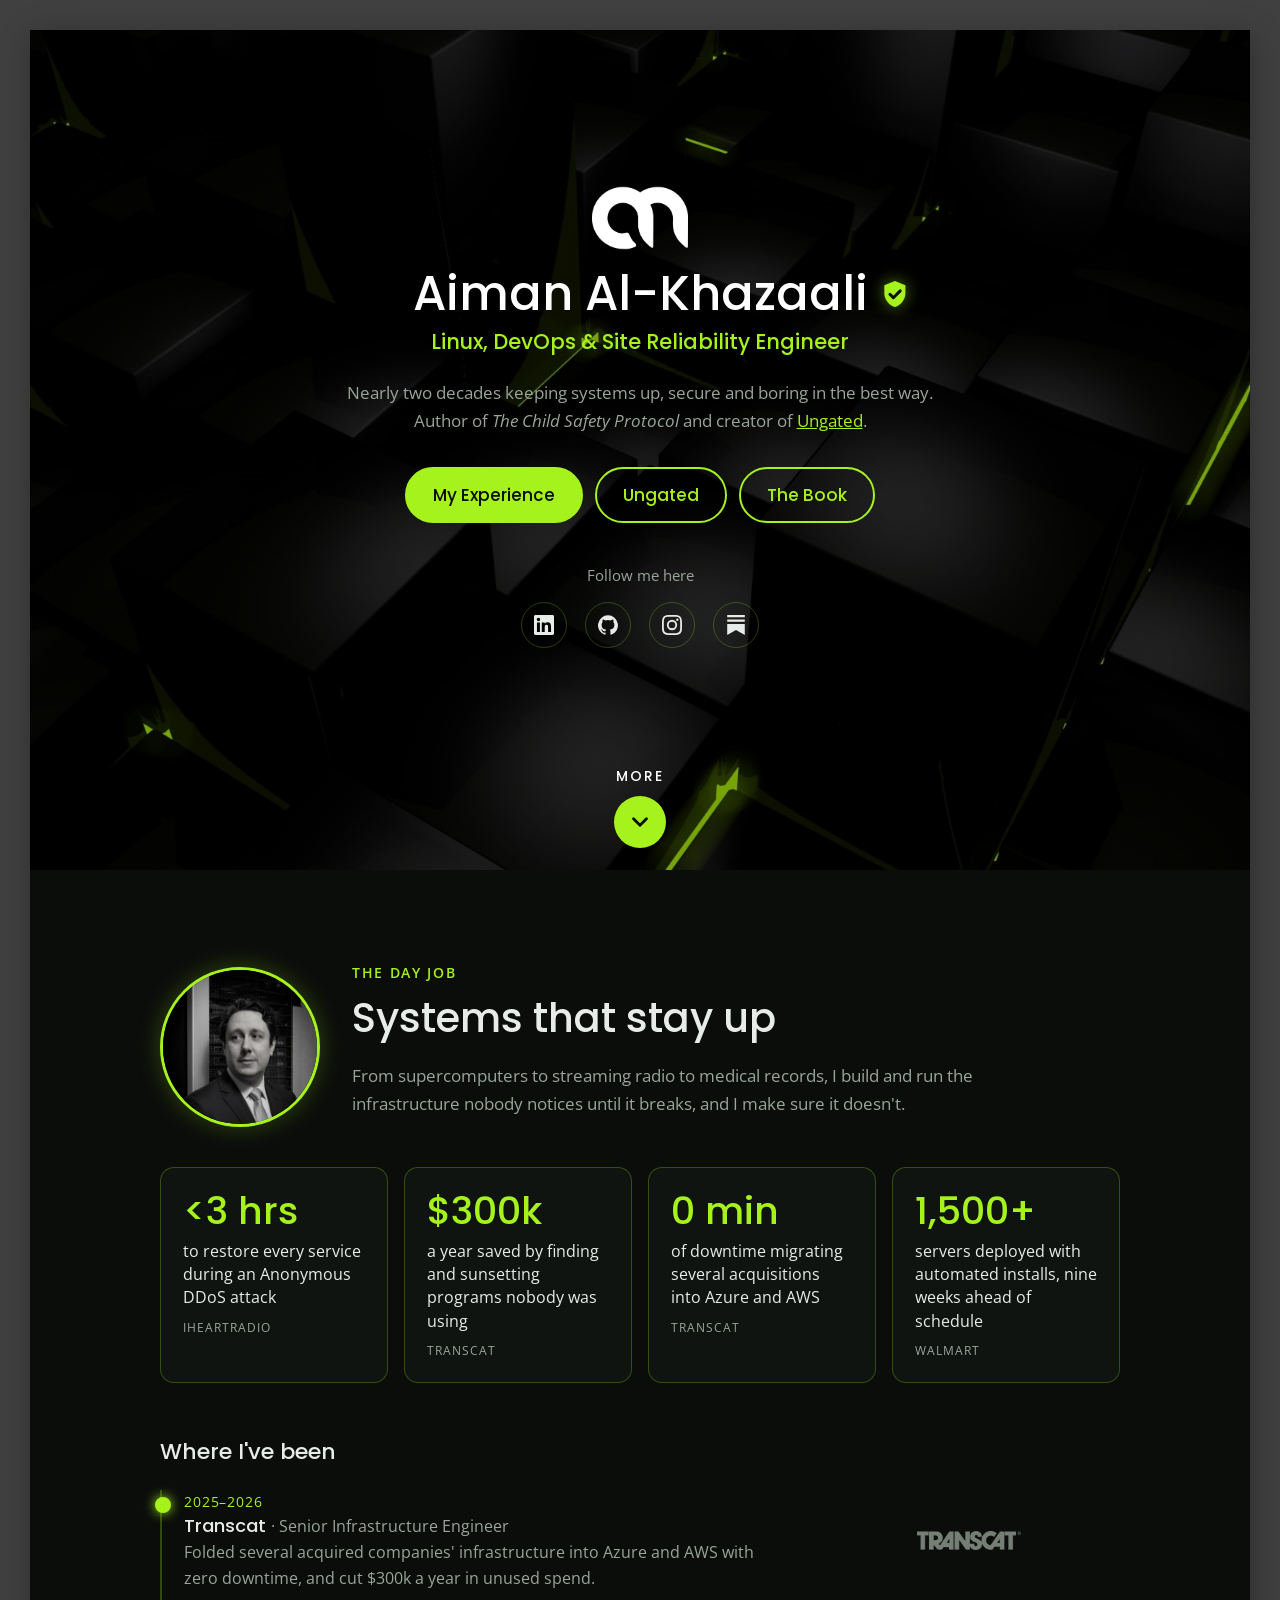
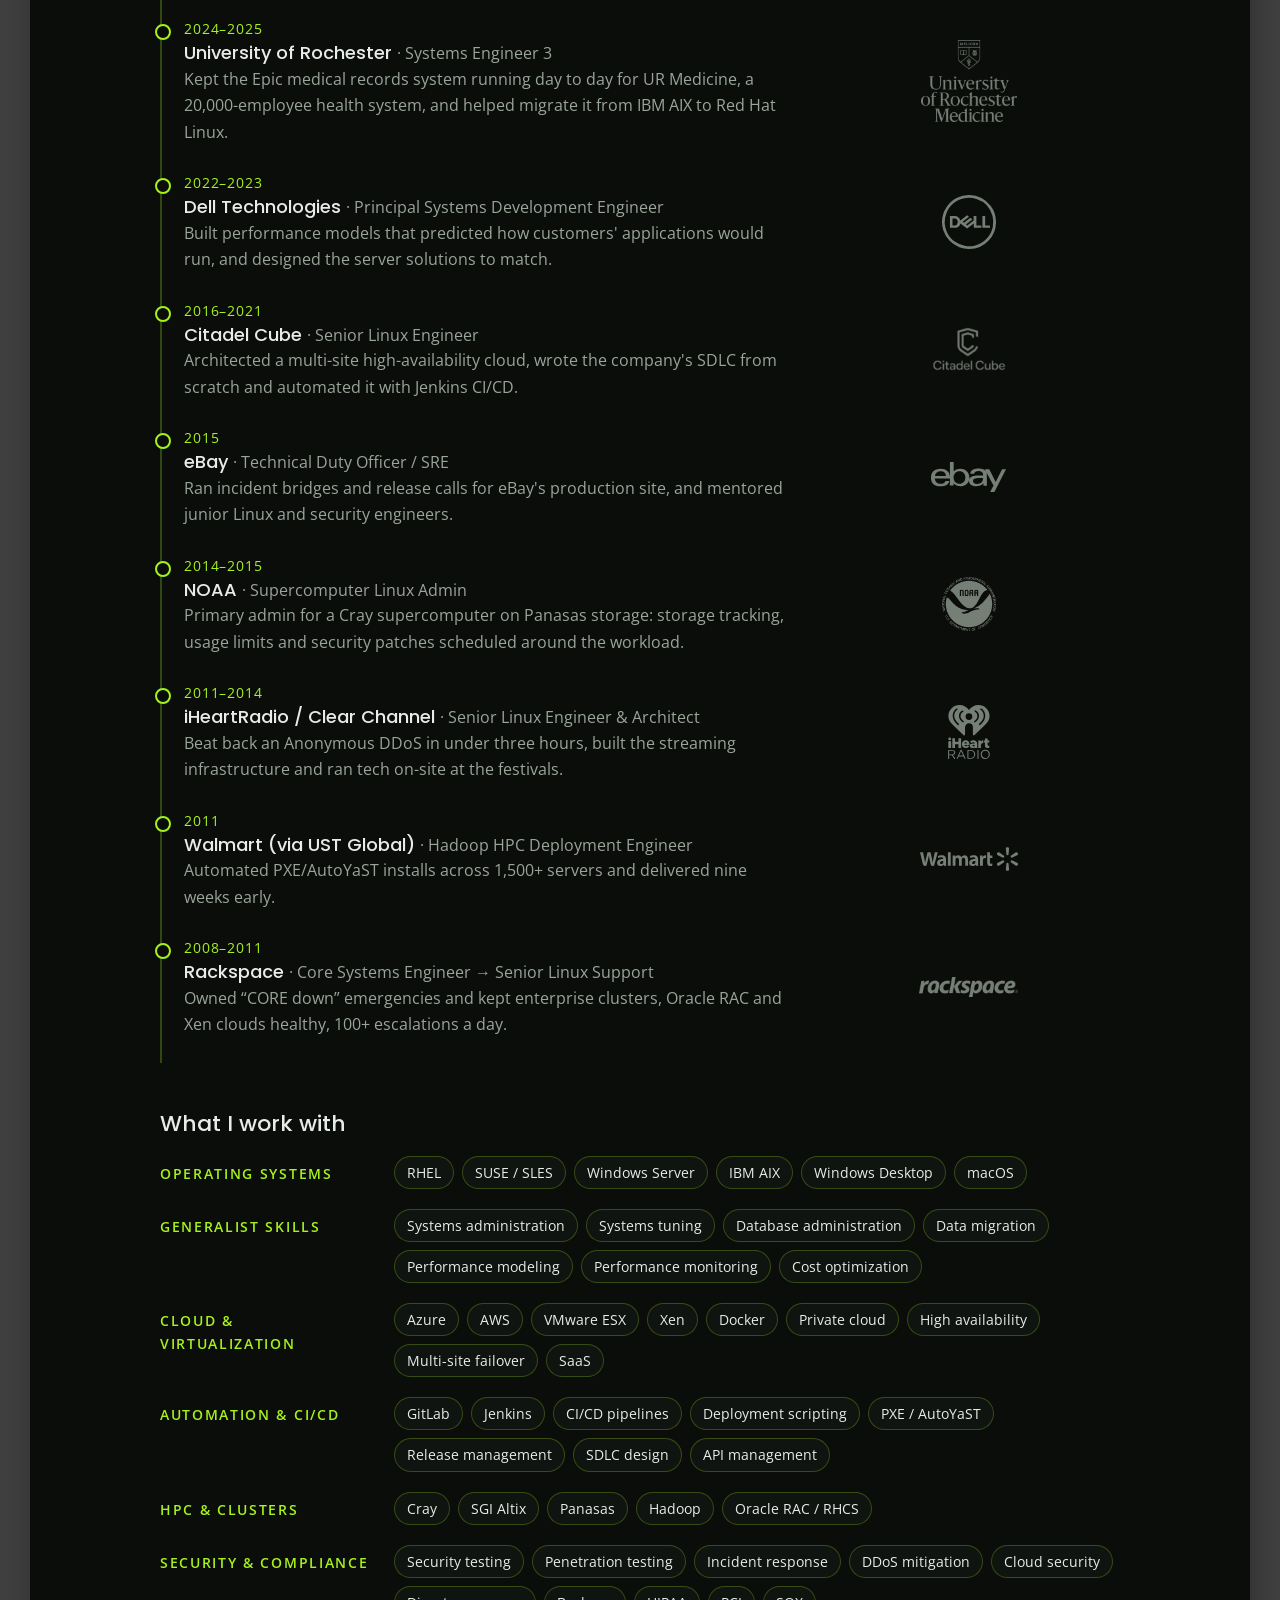
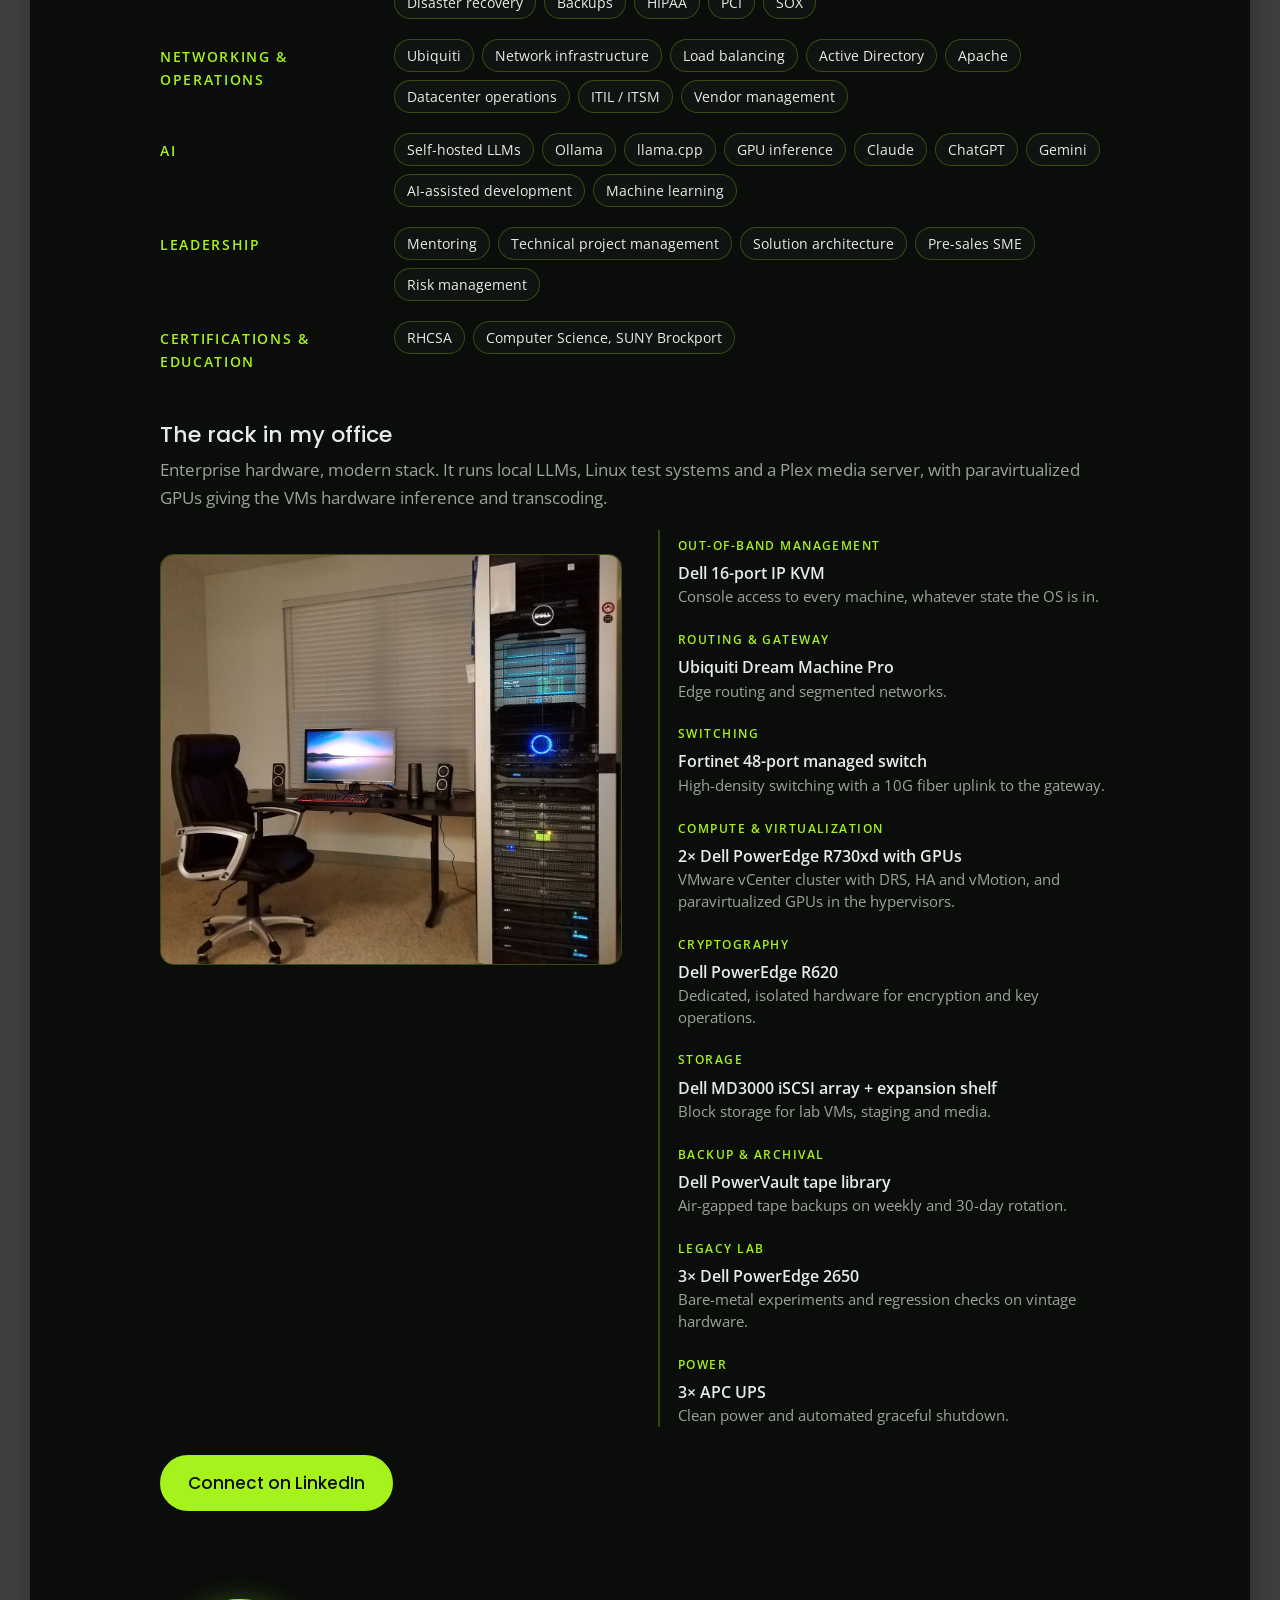
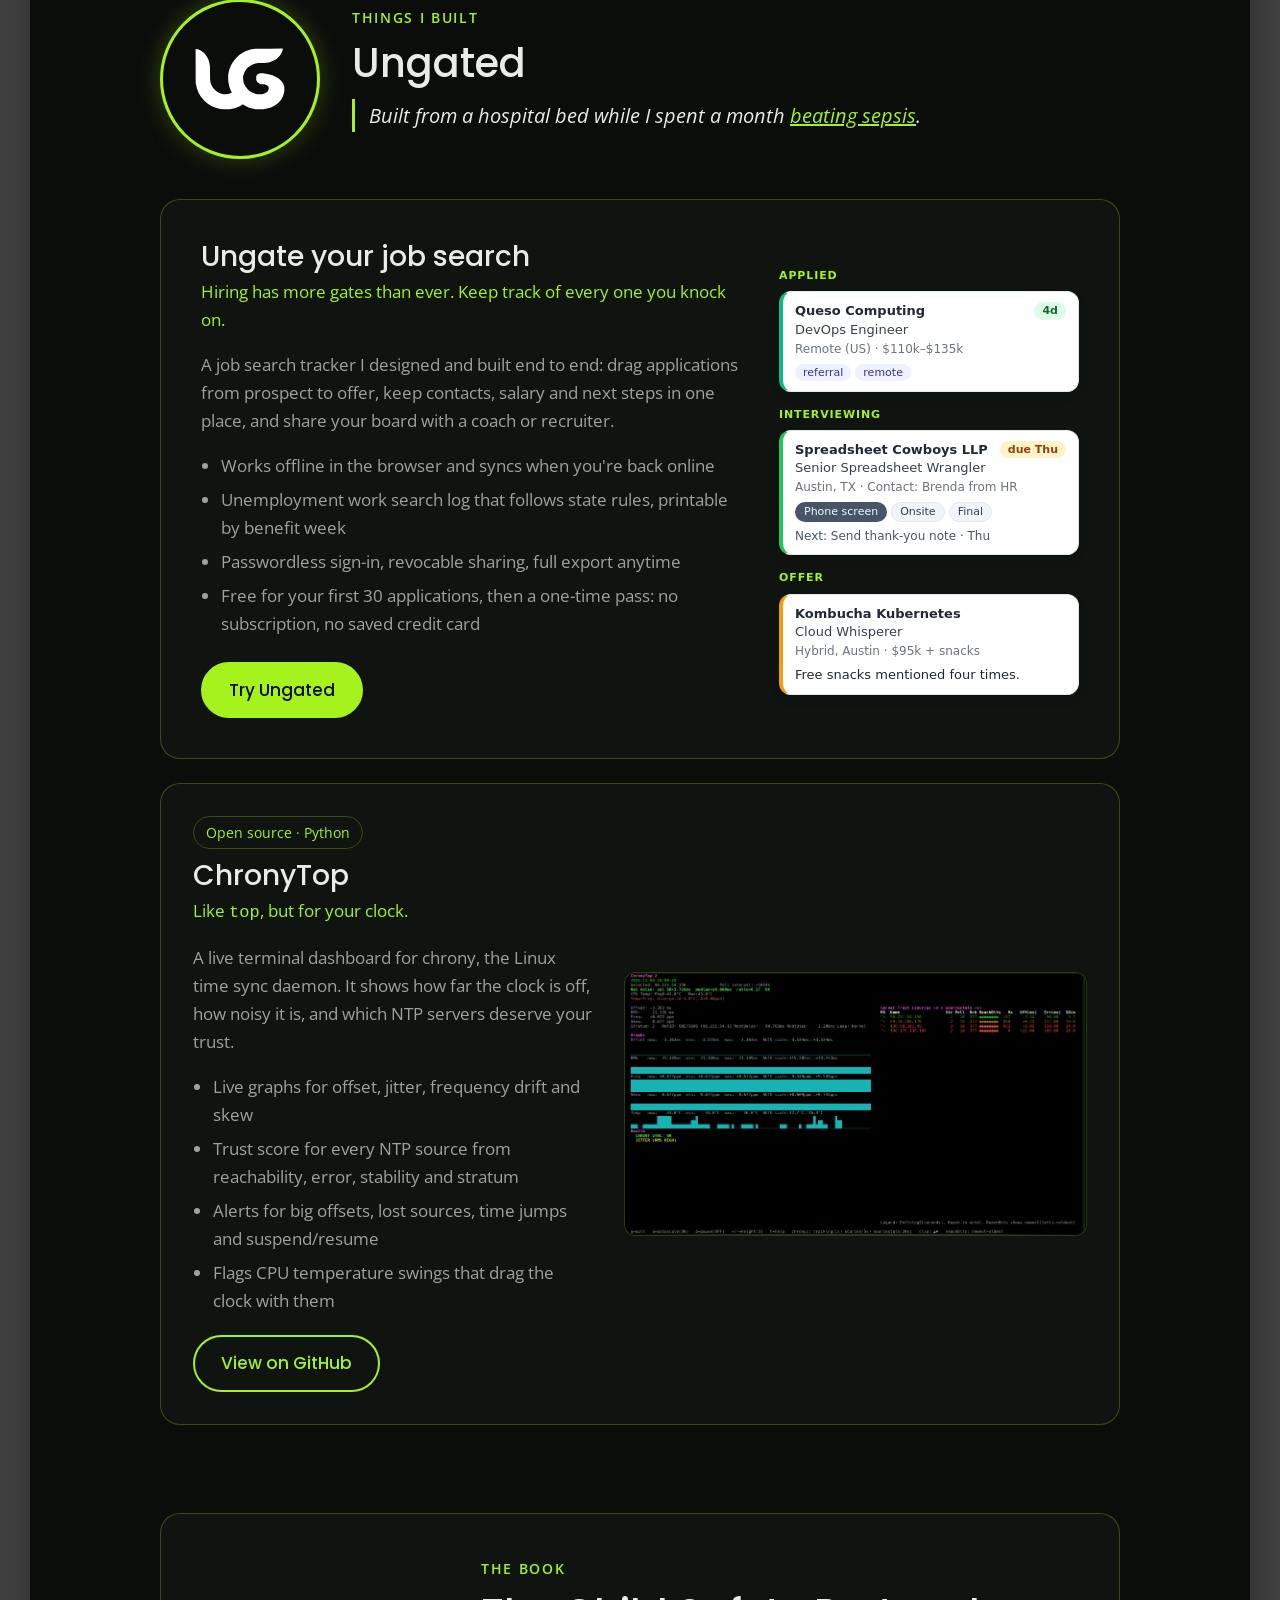
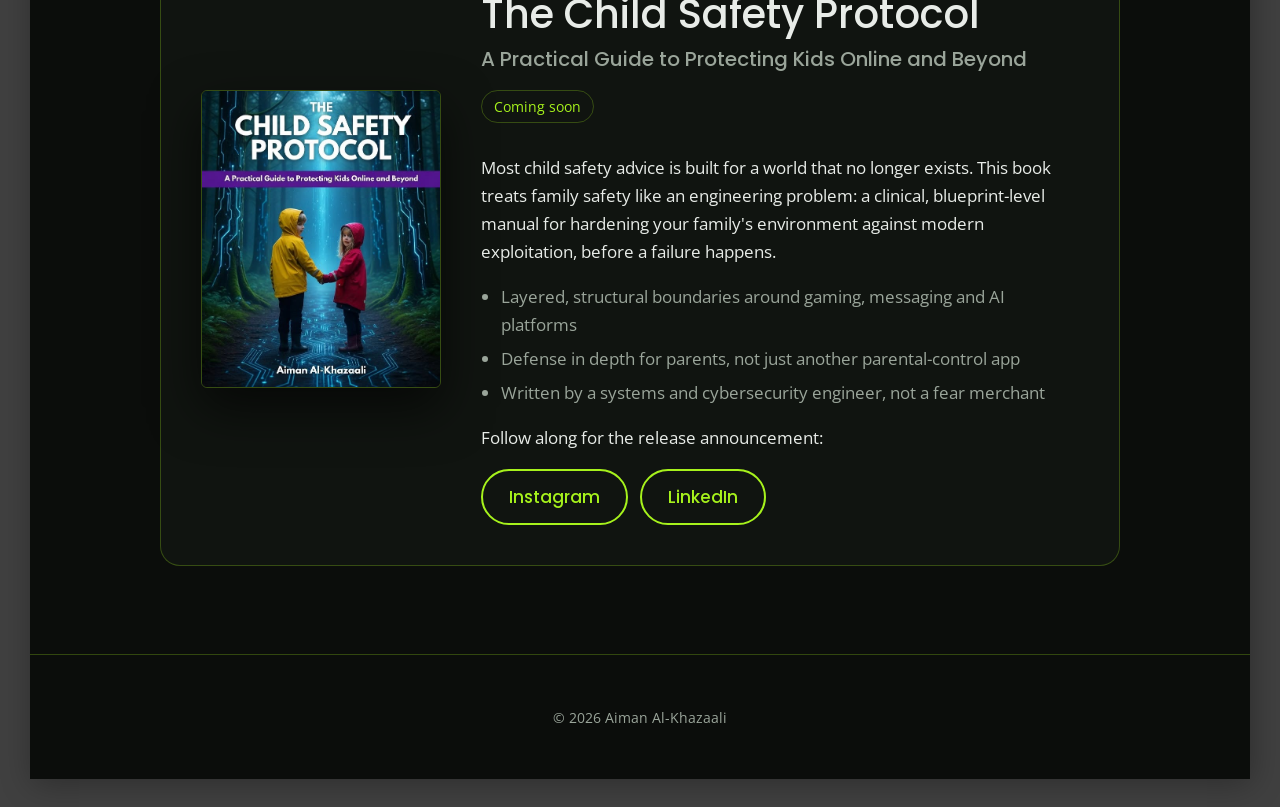
<file: index.html>
<!DOCTYPE html>
<html lang="en">
<head>
    <meta charset="UTF-8">
    <meta name="viewport" content="width=device-width, initial-scale=1">
    <title>Aiman Al-Khazaali | Linux, DevOps &amp; SRE</title>
    <meta name="description" content="Linux, DevOps and site reliability engineer with nearly two decades in systems and security. Author of The Child Safety Protocol and creator of Ungated.">
    <link rel="canonical" href="https://aimana.org/">

    <meta property="og:type" content="website">
    <meta property="og:site_name" content="Aiman Al-Khazaali">
    <meta property="og:url" content="https://aimana.org/">
    <meta property="og:title" content="Aiman Al-Khazaali | Linux, DevOps &amp; SRE">
    <meta property="og:description" content="Nearly two decades in systems engineering. Author of The Child Safety Protocol, creator of Ungated.">
    <meta property="og:image" content="https://aimana.org/images/og-card.jpg?v=3">
    <meta property="og:image:width" content="1200">
    <meta property="og:image:height" content="630">
    <meta property="og:image:alt" content="Portrait of Aiman Al-Khazaali in front of server racks. Linux, DevOps &amp; Site Reliability Engineer, author of The Child Safety Protocol, creator of Ungated.">
    <meta name="twitter:image" content="https://aimana.org/images/og-card.jpg?v=3">
    <meta name="twitter:card" content="summary_large_image">

    <link rel="icon" href="/assets/img/favicons/favicon.ico" sizes="any">
    <link rel="icon" type="image/png" sizes="32x32" href="/assets/img/favicons/favicon-32x32.png">
    <link rel="icon" type="image/png" sizes="16x16" href="/assets/img/favicons/favicon-16x16.png">
    <link rel="apple-touch-icon" href="/assets/img/favicons/apple-touch-icon.png">
    <link rel="manifest" href="/assets/img/favicons/site.webmanifest">
    <meta name="theme-color" content="#0b0d0b">

    <link rel="preconnect" href="https://fonts.googleapis.com">
    <link rel="preconnect" href="https://fonts.gstatic.com" crossorigin>
    <link href="https://fonts.googleapis.com/css2?family=Poppins:wght@400;500&family=Open+Sans:wght@400;600&display=swap" rel="stylesheet">

    <style>
        :root {
            --bg: #0b0d0b;
            --panel: rgba(18, 22, 18, 0.82);
            --text: #e8ece8;
            --muted: #9aa59a;
            --accent: #a6f21c;
            --line: rgba(166, 242, 28, 0.25);
        }
        * { box-sizing: border-box; }
        html { scroll-behavior: smooth; }
        body {
            margin: 0;
            padding: clamp(10px, 3vw, 30px);
            background: #404040;
            color: var(--text);
            font: 17px/1.65 "Open Sans", system-ui, sans-serif;
            -webkit-font-smoothing: antialiased;
            -moz-osx-font-smoothing: grayscale;
        }
        a { color: var(--accent); }
        h1, h2, h3 { font-family: Poppins, system-ui, sans-serif; font-weight: 500; line-height: 1.2; margin: 0; }
        /* Gray frame + shadowed panel, carried over from the old coming-soon page */
        .frame {
            background: var(--bg);
            box-shadow: 2px 5px 30px rgba(0,0,0,.3);
            overflow: hidden;
        }
        .hero {
            position: relative;
            min-height: calc(100vh - 2 * clamp(10px, 3vw, 30px));
            display: flex;
            align-items: center;
            justify-content: center;
            text-align: center;
            padding: 48px 16px 130px;
            background: linear-gradient(rgba(0,0,0,.35), rgba(0,0,0,.35)), url(images/bg.jpeg) center / cover no-repeat;
        }
        .scroll-cue {
            position: absolute;
            left: 50%;
            bottom: 22px;
            transform: translateX(-50%);
            display: flex;
            flex-direction: column;
            align-items: center;
            gap: 8px;
            color: #fff;
            font-family: Poppins, sans-serif;
            font-size: 14px;
            font-weight: 500;
            letter-spacing: .14em;
            text-transform: uppercase;
            text-decoration: none;
        }
        .scroll-cue svg {
            width: 52px;
            height: 52px;
            padding: 13px;
            border-radius: 50%;
            background: var(--accent);
            color: #0b0d0b;
            animation: nudge 1.8s ease-in-out infinite;
        }
        .scroll-cue:hover svg { background: #fff; }
        @keyframes nudge {
            0%, 100% { transform: translateY(0); box-shadow: 0 0 10px rgba(166,242,28,.35); }
            50% { transform: translateY(7px); box-shadow: 0 0 26px rgba(166,242,28,.75); }
        }
        @media (prefers-reduced-motion: reduce) { .scroll-cue svg { animation: none; } }
        .hero img { display: block; width: 96px; height: 96px; margin: 0 auto 2px; }
        /* Name stays centered; the shield hangs off its right edge */
        .hero .name { position: relative; display: inline-block; }
        .verified { position: absolute; left: 100%; top: 50%; transform: translateY(-50%); margin-left: 12px; display: block; width: .62em; height: .62em; color: var(--accent); filter: drop-shadow(0 0 8px rgba(166,242,28,.5)); }
        .verified svg { display: block; width: 100%; height: 100%; fill: currentColor; }
        .verified::after {
            content: attr(data-tip);
            position: absolute;
            left: 50%;
            bottom: calc(100% + 10px);
            transform: translateX(-50%);
            width: max-content;
            max-width: 240px;
            padding: 8px 12px;
            border-radius: 8px;
            background: #fff;
            color: #0b0d0b;
            font: 600 13px/1.35 "Open Sans", sans-serif;
            opacity: 0;
            pointer-events: none;
            transition: opacity .15s;
        }
        .verified:hover::after, .verified:focus-visible::after { opacity: 1; }
        @media (max-width: 600px) {
            .hero h1 { font-size: 31px !important; white-space: nowrap; }
            .verified { position: static; transform: none; display: inline-block; vertical-align: -0.06em; margin-left: 8px; }
            .verified::after { left: auto; right: -8px; transform: none; }
        }
        .hero h1 { font-size: clamp(35px, 7vw, 48px); font-weight: 500; line-height: 1.1; color: #fff; }
        .hero .role { color: var(--accent); font-family: Poppins, sans-serif; font-weight: 500; font-size: clamp(16px, 3vw, 21px); margin: 4px 0 20px; }
        .hero .lede { max-width: 620px; margin: 0 auto 32px; color: var(--muted); }

        .btns { display: flex; flex-wrap: wrap; gap: 12px; justify-content: center; }
        .btn {
            display: inline-block;
            padding: 12px 26px;
            border-radius: 999px;
            font-family: Poppins, sans-serif;
            font-weight: 500;
            text-decoration: none;
            border: 2px solid var(--accent);
            transition: background .2s, color .2s;
        }
        .btn-solid { background: var(--accent); color: #0b0d0b; }
        .btn-solid:hover { background: transparent; color: var(--accent); }
        .btn-ghost { color: var(--accent); }
        .btn-ghost:hover { background: var(--accent); color: #0b0d0b; }

        section.block { padding: 88px 16px; }
        .wrap { max-width: 960px; margin: 0 auto; }
        /* Big monitors: enlarge everything below the hero together (type + logos keep their proportions) */
        @media (min-width: 1600px) { .wrap { max-width: 1040px; zoom: 1.1; } }
        @media (min-width: 2200px) { .wrap { max-width: 1120px; zoom: 1.2; } }
        .eyebrow { color: var(--accent); text-transform: uppercase; letter-spacing: .12em; font-size: 14px; font-weight: 600; }
        .block h2 { font-size: clamp(28px, 5vw, 40px); margin: 8px 0 20px; }
        .intro { display: flex; flex-wrap: wrap; align-items: center; gap: 8px 32px; }
        .intro > div { flex: 1 1 320px; }
        .portrait, .badge { width: 160px; height: 160px; border-radius: 50%; object-fit: cover; border: 3px solid var(--accent); box-shadow: 0 0 24px rgba(166,242,28,.25); }
        .badge { display: grid; place-items: center; background: var(--bg); }
        .intro > .badge { flex: none; }
        .badge img { width: 58%; height: auto; }
        .intro + .project { margin-top: 40px; }

        .book {
            display: grid;
            gap: 40px;
            align-items: center;
            border: 1px solid var(--line);
            border-radius: 20px;
            padding: 40px;
            background: var(--panel);
        }
        @media (min-width: 800px) { .book { grid-template-columns: 240px 1fr; } }
        .cover {
            display: block;
            width: 100%;
            max-width: 240px;
            height: auto;
            margin: 0 auto;
            border-radius: 6px;
            border: 1px solid var(--line);
            box-shadow: 0 20px 50px rgba(0,0,0,.6);
        }
        .book .subtitle { margin: -12px 0 18px; color: var(--muted); font-size: clamp(17px, 2.4vw, 20px); line-height: 1.3; }
        .book ul { padding-left: 20px; color: var(--muted); }
        .book li { margin-bottom: 6px; }
        .status { display: inline-block; margin-bottom: 14px; padding: 4px 12px; border-radius: 999px; border: 1px solid var(--line); color: var(--accent); font-size: 14px; }

        .origin { margin: -8px 0 24px; color: var(--text); font-size: clamp(17px, 2.4vw, 20px); font-style: italic; border-left: 3px solid var(--accent); padding-left: 14px; }
        .project {
            display: grid;
            gap: 32px;
            align-items: center;
            border: 1px solid var(--line);
            border-radius: 20px;
            padding: 40px;
            background: var(--panel);
        }
        @media (min-width: 800px) { .project { grid-template-columns: 1fr 300px; } }
        .project h3 { font-size: clamp(22px, 4vw, 28px); margin-bottom: 4px; }
        .project .tagline { color: var(--accent); margin: 0 0 16px; }
        .project p { color: var(--muted); }
        .project ul { padding-left: 20px; color: var(--muted); margin: 0 0 24px; }
        .project li { margin-bottom: 6px; }
        /* Mini Ungated cards: same look as the tracker's .app-card (ungated/public/seeker.html) */
        .board { display: flex; flex-direction: column; gap: 10px; font-family: system-ui, -apple-system, "Segoe UI", sans-serif; }
        .board .col { color: var(--accent); font-size: 11px; font-weight: 600; letter-spacing: .08em; text-transform: uppercase; margin: 4px 0 -4px; }
        .app-card { background: #fff; color: #1f2937; border: 1px solid #e5e7eb; border-left: 4px solid transparent; border-radius: 12px; box-shadow: 0 1px 2px rgba(0,0,0,.04), 0 6px 12px rgba(0,0,0,.05); padding: 10px 12px; font-size: 13px; line-height: 1.4; }
        .app-card[data-status="Applied"] { border-left-color: #10b981; }
        .app-card[data-status="Interviewing"] { border-left-color: #22c55e; }
        .app-card[data-status="Offer"] { border-left-color: #f59e0b; }
        .app-head { display: flex; justify-content: space-between; align-items: flex-start; gap: 8px; }
        .app-title { font-weight: 650; }
        .app-title .role { display: block; color: #374151; font-weight: 500; }
        .app-card .meta { color: #6b7280; font-size: 12px; margin-top: 2px; }
        .app-card .note { margin-top: 6px; color: #1f2937; }
        .app-card .next-action { margin-top: 6px; font-size: 12px; color: #475569; font-weight: 500; }
        .pill { display: inline-flex; align-items: center; font-size: 11px; padding: 1px 8px; border-radius: 999px; font-weight: 600; white-space: nowrap; }
        .badge-ok { background: #dcfce7; color: #166534; }
        .badge-soon { background: #fef3c7; color: #92400e; }
        .pill-row { display: flex; flex-wrap: wrap; gap: 4px; margin-top: 6px; }
        .stage-pill { background: #f1f5f9; color: #334155; border: 1px solid #e5e7eb; font-weight: 500; }
        .stage-pill.active { background: #475569; color: #f6f7fb; border-color: transparent; }
        .tag-pill { background: #eef2ff; color: #3730a3; font-weight: 500; }
        @media (max-width: 799px) { .project { padding: 28px 22px; } .board { display: none; } }
        /* ChronyTop: smaller secondary card under Ungated */
        .project.mini { margin-top: 24px; padding: 32px; gap: 28px; }
        @media (min-width: 800px) { .project.mini { grid-template-columns: minmax(0, 1fr) minmax(0, 1.15fr); } }
        @media (max-width: 799px) { .project.mini { padding: 24px 20px; } }
        .project.mini .status { margin-bottom: 10px; }
        .project.mini ul { margin-bottom: 20px; }
        .shot { display: block; position: relative; cursor: zoom-in; border: 1px solid var(--line); border-radius: 12px; overflow: hidden; background: #000; transition: border-color .2s, box-shadow .2s; }
        .shot:hover { border-color: var(--accent); box-shadow: 0 0 24px rgba(166,242,28,.25); }
        .shot img { display: block; width: 100%; height: auto; }
        .shot::after { content: 'Click to enlarge'; position: absolute; right: 10px; bottom: 10px; padding: 3px 10px; border-radius: 999px; background: rgba(11,13,11,.75); color: var(--accent); font-size: 12px; opacity: 0; transition: opacity .2s; }
        .shot:hover::after, .shot:focus-visible::after { opacity: 1; }
        .wins { display: grid; gap: 16px; grid-template-columns: repeat(auto-fit, minmax(200px, 1fr)); margin: 32px 0 56px; }
        .win { border: 1px solid var(--line); border-radius: 14px; padding: 22px; background: var(--panel); }
        .win strong { display: block; font-family: Poppins, sans-serif; font-weight: 500; font-size: clamp(30px, 5vw, 38px); line-height: 1.1; color: var(--accent); }
        .win span { display: block; margin-top: 8px; color: var(--text); font-size: 16px; line-height: 1.45; }
        .win em { display: block; margin-top: 8px; color: var(--muted); font-style: normal; font-size: 12px; letter-spacing: .08em; text-transform: uppercase; }
        .timeline { list-style: none; margin: 24px 0 0; padding: 0 0 0 22px; border-left: 2px solid var(--line); }
        .timeline li { position: relative; padding: 0 0 26px; }
        .timeline li::before { content: ''; position: absolute; left: -29px; top: 7px; width: 12px; height: 12px; border-radius: 50%; background: var(--bg); border: 2px solid var(--accent); }
        .timeline li:first-child::before { background: var(--accent); box-shadow: 0 0 12px var(--accent); }
        .timeline .when { color: var(--accent); font-size: 14px; letter-spacing: .06em; }
        .timeline h3 { font-size: 18px; margin: 2px 0 2px; }
        .timeline h3 small { color: var(--muted); font-family: "Open Sans", sans-serif; font-size: 16px; font-weight: 400; }
        .timeline p { margin: 0; color: var(--muted); font-size: 16px; max-width: 720px; }
        .timeline li { display: grid; grid-template-columns: minmax(0, 2fr) minmax(0, 1fr); column-gap: 28px; }
        .timeline li > * { grid-column: 1; }
        .timeline .logo { grid-column: 2; grid-row: 1 / span 3; align-self: center; justify-self: center; width: var(--w); height: var(--h); background: var(--muted); opacity: .75; -webkit-mask: var(--logo) center / contain no-repeat; mask: var(--logo) center / contain no-repeat; transition: background-color .2s, opacity .2s; }
        .timeline li:hover .logo { background: var(--accent); opacity: 1; }
        @media (max-width: 600px) { .timeline li { grid-template-columns: minmax(0, 1fr) 74px; column-gap: 14px; } .timeline .logo { width: calc(var(--w) * .65); height: calc(var(--h) * .65); } }
        .stack-chips { display: flex; flex-wrap: wrap; gap: 8px; margin-top: 18px; }
        .skills { display: grid; gap: 20px; margin-top: 18px; }
        .skill-group .stack-chips { margin-top: 8px; }
        @media (min-width: 800px) { .skill-group { display: grid; grid-template-columns: 210px 1fr; column-gap: 24px; align-items: start; } .skill-group .eyebrow { padding-top: 6px; } .skill-group .stack-chips { margin-top: 0; } }
        .stack-chips span { border: 1px solid var(--line); border-radius: 999px; padding: 4px 12px; font-size: 14px; color: var(--text); background: var(--panel); }
        .lab { display: grid; gap: 28px; margin-top: 18px; }
        @media (min-width: 800px) { .lab { grid-template-columns: minmax(0, 1fr) minmax(0, 1fr); gap: 36px; align-items: start; } .lab-photo { position: sticky; top: 24px; } }
        .lab-photo { display: block; border: 1px solid var(--line); border-radius: 14px; overflow: hidden; background: var(--panel); transition: border-color .2s, box-shadow .2s; }
        .lab-photo:hover { border-color: var(--accent); box-shadow: 0 0 24px rgba(166,242,28,.25); }
        .lab-photo img { display: block; width: 100%; height: auto; }
        .lab-photo { position: relative; cursor: zoom-in; }
        .lab-photo::after { content: 'Click to enlarge'; position: absolute; right: 10px; bottom: 10px; padding: 3px 10px; border-radius: 999px; background: rgba(11,13,11,.75); color: var(--accent); font-size: 12px; opacity: 0; transition: opacity .2s; }
        .lab-photo:hover::after, .lab-photo:focus-visible::after { opacity: 1; }
        .lightbox { border: 0; padding: 0; background: transparent; max-width: 96vw; max-height: 94vh; cursor: zoom-out; }
        .lightbox::backdrop { background: rgba(0,0,0,.85); }
        .lightbox[open] { animation: lb-in .2s ease-out; }
        @keyframes lb-in { from { opacity: 0; transform: scale(.97); } to { opacity: 1; transform: none; } }
        @media (prefers-reduced-motion: reduce) { .lightbox[open] { animation: none; } }
        .lightbox img { display: block; max-width: 96vw; max-height: 94vh; width: auto; height: auto; border-radius: 10px; border: 1px solid var(--line); }
        .rack { list-style: none; margin: 0; padding: 0; border-left: 2px solid var(--line); }
        .rack li { padding: 0 0 16px 18px; }
        .rack li:last-child { padding-bottom: 0; }
        .rack .eyebrow { font-size: 12px; }
        .rack strong { display: block; font-weight: 600; color: var(--text); font-size: 16px; margin-top: 2px; }
        .rack span:not(.eyebrow) { display: block; color: var(--muted); font-size: 15px; line-height: 1.45; }

        footer { border-top: 1px solid var(--line); padding: 48px 16px; text-align: center; }
        .follow { margin: 40px 0 14px; color: var(--muted); font-size: 15px; }
        .social { display: flex; gap: 18px; justify-content: center; margin: 0; padding: 0; list-style: none; }
        .social a { display: grid; place-items: center; width: 46px; height: 46px; border-radius: 50%; border: 1px solid var(--line); color: var(--text); transition: color .2s, border-color .2s; }
        .social a:hover { color: var(--accent); border-color: var(--accent); }
        .social svg { width: 20px; height: 20px; fill: currentColor; }
        footer small { color: var(--muted); }
    </style>
    <script type="application/ld+json">
    {
      "@context": "https://schema.org",
      "@graph": [
        {
          "@type": "Person",
          "@id": "https://aimana.org/#me",
          "name": "Aiman Al-Khazaali",
          "url": "https://aimana.org/",
          "image": "https://aimana.org/images/portrait.jpeg",
          "jobTitle": "Linux, DevOps & Site Reliability Engineer",
          "description": "Linux, DevOps and site reliability engineer with nearly two decades in systems and security. Author of The Child Safety Protocol and creator of Ungated.",
          "knowsAbout": [
            "Linux",
            "DevOps",
            "Site Reliability Engineering",
            "High Performance Computing",
            "Cloud Infrastructure",
            "Azure",
            "AWS",
            "CI/CD",
            "Cybersecurity",
            "Child Online Safety"
          ],
          "alumniOf": {
            "@type": "CollegeOrUniversity",
            "name": "SUNY Brockport"
          },
          "hasCredential": {
            "@type": "EducationalOccupationalCredential",
            "name": "Red Hat Certified System Administrator (RHCSA)",
            "credentialCategory": "certification"
          },
          "sameAs": [
            "https://www.linkedin.com/in/aimana",
            "https://github.com/aimana007",
            "https://www.instagram.com/aimana007/",
            "https://ink.aimana.org/"
          ]
        },
        {
          "@type": "WebSite",
          "@id": "https://aimana.org/#site",
          "url": "https://aimana.org/",
          "name": "Aiman Al-Khazaali",
          "publisher": {
            "@id": "https://aimana.org/#me"
          }
        },
        {
          "@type": "Book",
          "name": "The Child Safety Protocol: A Practical Guide to Protecting Kids Online and Beyond",
          "author": {
            "@id": "https://aimana.org/#me"
          },
          "description": "A defense-in-depth playbook that treats family safety like an engineering problem: layered, structural boundaries around gaming, messaging and AI platforms."
        },
        {
          "@type": "SoftwareApplication",
          "name": "Ungated",
          "url": "https://useungated.com/",
          "applicationCategory": "BusinessApplication",
          "operatingSystem": "Web",
          "description": "A job search tracker: drag applications from prospect to offer, share your board with a coach or recruiter, and keep a state work search log.",
          "creator": {
            "@id": "https://aimana.org/#me"
          }
        }
      ]
    }
    </script>
</head>
<body>
<div class="frame">
    <header class="hero">
        <div>
            <img src="/images/aalogo.png" alt="Aiman Al-Khazaali logo" width="96" height="96">
            <h1><span class="name">Aiman Al-Khazaali<a class="verified" href="https://linkedin.com/in/aimana" aria-label="Verified on LinkedIn" data-tip="Verified on LinkedIn. Only took 9 months and a hyphen."><svg viewBox="0 0 24 24" aria-hidden="true"><path d="M12 1.5 3.5 5v6.2c0 5.2 3.6 9.9 8.5 11.3 4.9-1.4 8.5-6.1 8.5-11.3V5L12 1.5z"/><path d="m8 12.2 2.8 2.8L16.3 9.5" fill="none" stroke="#0b0d0b" stroke-width="2.4" stroke-linecap="round" stroke-linejoin="round"/></svg></a></span></h1>
            <p class="role">Linux, DevOps &amp; Site Reliability Engineer</p>
            <p class="lede">Nearly two decades keeping systems up, secure and boring in the best way. Author of <em>The Child Safety Protocol</em> and creator of <a href="#built">Ungated</a>.</p>
            <div class="btns">
                <a class="btn btn-solid" href="#work">My Experience</a>
                <a class="btn btn-ghost" href="#built">Ungated</a>
                <a class="btn btn-ghost" href="#book">The Book</a>
            </div>
            <p class="follow">Follow me here</p>
            <ul class="social">
                <li><a href="https://linkedin.com/in/aimana" aria-label="LinkedIn"><svg viewBox="0 0 24 24"><path d="M20.45 20.45h-3.56v-5.57c0-1.33-.02-3.04-1.85-3.04-1.85 0-2.14 1.45-2.14 2.94v5.67H9.34V9h3.42v1.56h.05c.48-.9 1.64-1.85 3.37-1.85 3.6 0 4.27 2.37 4.27 5.46v6.28zM5.34 7.43a2.06 2.06 0 1 1 0-4.13 2.06 2.06 0 0 1 0 4.13zM7.12 20.45H3.56V9h3.56v11.45zM22.22 0H1.77C.79 0 0 .77 0 1.73v20.54C0 23.23.79 24 1.77 24h20.45c.98 0 1.78-.77 1.78-1.73V1.73C24 .77 23.2 0 22.22 0z"/></svg></a></li>
                <li><a href="https://github.com/aimana007" aria-label="GitHub"><svg viewBox="0 0 24 24"><path d="M12 .3a12 12 0 0 0-3.8 23.38c.6.12.82-.26.82-.57v-2.04c-3.34.73-4.04-1.6-4.04-1.6-.55-1.4-1.34-1.77-1.34-1.77-1.08-.74.09-.73.09-.73 1.2.09 1.83 1.24 1.83 1.24 1.07 1.83 2.8 1.3 3.49 1 .1-.78.42-1.3.76-1.6-2.67-.3-5.47-1.33-5.47-5.93 0-1.31.47-2.38 1.24-3.22-.13-.3-.54-1.52.1-3.18 0 0 1-.32 3.3 1.23a11.5 11.5 0 0 1 6 0c2.28-1.55 3.29-1.23 3.29-1.23.64 1.66.24 2.88.12 3.18a4.65 4.65 0 0 1 1.23 3.22c0 4.61-2.8 5.63-5.48 5.92.42.37.81 1.1.81 2.22v3.29c0 .32.21.69.82.57A12 12 0 0 0 12 .3"/></svg></a></li>
                <li><a href="https://www.instagram.com/aimana007/" aria-label="Instagram"><svg viewBox="0 0 24 24"><path d="M12 2.16c3.2 0 3.58.01 4.85.07 3.25.15 4.77 1.69 4.92 4.92.06 1.27.07 1.65.07 4.85s-.01 3.58-.07 4.85c-.15 3.23-1.66 4.77-4.92 4.92-1.27.06-1.65.07-4.85.07s-3.58-.01-4.85-.07c-3.26-.15-4.77-1.7-4.92-4.92-.06-1.27-.07-1.65-.07-4.85s.01-3.58.07-4.85C2.38 3.92 3.9 2.38 7.15 2.23 8.42 2.17 8.8 2.16 12 2.16zM12 0C8.74 0 8.33.01 7.05.07 2.7.27.27 2.69.07 7.05.01 8.33 0 8.74 0 12s.01 3.67.07 4.95c.2 4.36 2.62 6.78 6.98 6.98C8.33 23.99 8.74 24 12 24s3.67-.01 4.95-.07c4.35-.2 6.78-2.62 6.98-6.98.06-1.28.07-1.69.07-4.95s-.01-3.67-.07-4.95c-.2-4.35-2.62-6.78-6.98-6.98C15.67.01 15.26 0 12 0zm0 5.84a6.16 6.16 0 1 0 0 12.32 6.16 6.16 0 0 0 0-12.32zM12 16a4 4 0 1 1 0-8 4 4 0 0 1 0 8zm6.4-11.85a1.44 1.44 0 1 0 0 2.88 1.44 1.44 0 0 0 0-2.88z"/></svg></a></li>
                <li><a href="https://ink.aimana.org/" aria-label="Substack"><svg viewBox="0 0 24 24"><path d="M22.539 8.242H1.46V5.406h21.08v2.836zM1.46 10.812V24L12 18.11 22.54 24V10.812H1.46zM22.54 0H1.46v2.836h21.08V0z"/></svg></a></li>
            </ul>
        </div>
        <a class="scroll-cue" href="#work" aria-label="Scroll to my experience">
            More
            <svg viewBox="0 0 24 24" fill="none" stroke="currentColor" stroke-width="2" stroke-linecap="round" stroke-linejoin="round"><path d="M6 9l6 6 6-6" stroke-width="2.6"/></svg>
        </a>
    </header>

    <main>
        <section class="block" id="work">
            <div class="wrap">
                <div class="intro">
                    <img class="portrait" src="/images/portrait.jpeg" alt="Aiman Al-Khazaali in front of a server rack" width="160" height="160" loading="lazy">
                    <div>
                        <span class="eyebrow">The Day Job</span>
                        <h2>Systems that stay up</h2>
                        <p style="color:var(--muted); max-width:680px">From supercomputers to streaming radio to medical records, I build and run the infrastructure nobody notices until it breaks, and I make sure it doesn't.</p>
                    </div>
                </div>
                <div class="wins">
                    <div class="win"><strong>&lt;3 hrs</strong><span>to restore every service during an Anonymous DDoS attack</span><em>iHeartRadio</em></div>
                    <div class="win"><strong>$300k</strong><span>a year saved by finding and sunsetting programs nobody was using</span><em>Transcat</em></div>
                    <div class="win"><strong>0 min</strong><span>of downtime migrating several acquisitions into Azure and AWS</span><em>Transcat</em></div>
                    <div class="win"><strong>1,500+</strong><span>servers deployed with automated installs, nine weeks ahead of schedule</span><em>Walmart</em></div>
                </div>
                <h3 style="font-size:22px">Where I've been</h3>
                <ol class="timeline">
                    <li>
                        <span class="when">2025–2026</span>
                        <h3>Transcat <small>· Senior Infrastructure Engineer</small></h3>
                        <p>Folded several acquired companies' infrastructure into Azure and AWS with zero downtime, and cut $300k a year in unused spend.</p>
                        <span class="logo" style="--logo: url(/images/logos/transcat.png); --w: 104px; --h: 19px" aria-hidden="true"></span>
                    </li>
                    <li>
                        <span class="when">2024–2025</span>
                        <h3>University of Rochester <small>· Systems Engineer 3</small></h3>
                        <p>Kept the Epic medical records system running day to day for UR Medicine, a 20,000-employee health system, and helped migrate it from IBM AIX to Red Hat Linux.</p>
                        <span class="logo" style="--logo: url(/images/logos/urmc.png); --w: 96px; --h: 82px" aria-hidden="true"></span>
                    </li>
                    <li>
                        <span class="when">2022–2023</span>
                        <h3>Dell Technologies <small>· Principal Systems Development Engineer</small></h3>
                        <p>Built performance models that predicted how customers' applications would run, and designed the server solutions to match.</p>
                        <span class="logo" style="--logo: url(/images/logos/dell.svg); --w: 54px; --h: 54px" aria-hidden="true"></span>
                    </li>
                    <li>
                        <span class="when">2016–2021</span>
                        <h3>Citadel Cube <small>· Senior Linux Engineer</small></h3>
                        <p>Architected a multi-site high-availability cloud, wrote the company's SDLC from scratch and automated it with Jenkins CI/CD.</p>
                        <span class="logo" style="--logo: url(/images/logos/citadelcube.png); --w: 74px; --h: 44px" aria-hidden="true"></span>
                    </li>
                    <li>
                        <span class="when">2015</span>
                        <h3>eBay <small>· Technical Duty Officer / SRE</small></h3>
                        <p>Ran incident bridges and release calls for eBay's production site, and mentored junior Linux and security engineers.</p>
                        <span class="logo" style="--logo: url(/images/logos/ebay.svg); --w: 76px; --h: 30px" aria-hidden="true"></span>
                    </li>
                    <li>
                        <span class="when">2014–2015</span>
                        <h3>NOAA <small>· Supercomputer Linux Admin</small></h3>
                        <p>Primary admin for a Cray supercomputer on Panasas storage: storage tracking, usage limits and security patches scheduled around the workload.</p>
                        <span class="logo" style="--logo: url(/images/logos/noaa.png); --w: 54px; --h: 54px" aria-hidden="true"></span>
                    </li>
                    <li>
                        <span class="when">2011–2014</span>
                        <h3>iHeartRadio / Clear Channel <small>· Senior Linux Engineer & Architect</small></h3>
                        <p>Beat back an Anonymous DDoS in under three hours, built the streaming infrastructure and ran tech on-site at the festivals.</p>
                        <span class="logo" style="--logo: url(/images/logos/iheartradio.svg); --w: 42px; --h: 54px" aria-hidden="true"></span>
                    </li>
                    <li>
                        <span class="when">2011</span>
                        <h3>Walmart (via UST Global) <small>· Hadoop HPC Deployment Engineer</small></h3>
                        <p>Automated PXE/AutoYaST installs across 1,500+ servers and delivered nine weeks early.</p>
                        <span class="logo" style="--logo: url(/images/logos/walmart.svg); --w: 98px; --h: 24px" aria-hidden="true"></span>
                    </li>
                    <li>
                        <span class="when">2008–2011</span>
                        <h3>Rackspace <small>· Core Systems Engineer → Senior Linux Support</small></h3>
                        <p>Owned “CORE down” emergencies and kept enterprise clusters, Oracle RAC and Xen clouds healthy, 100+ escalations a day.</p>
                        <span class="logo" style="--logo: url(/images/logos/rackspace.png); --w: 99px; --h: 20px" aria-hidden="true"></span>
                    </li>
                </ol>
                <h3 style="font-size:22px; margin-top:48px">What I work with</h3>
                <div class="skills">
                    <div class="skill-group"><span class="eyebrow">Operating systems</span><div class="stack-chips"><span>RHEL</span><span>SUSE / SLES</span><span>Windows Server</span><span>IBM AIX</span><span>Windows Desktop</span><span>macOS</span></div></div>
                    <div class="skill-group"><span class="eyebrow">Generalist skills</span><div class="stack-chips"><span>Systems administration</span><span>Systems tuning</span><span>Database administration</span><span>Data migration</span><span>Performance modeling</span><span>Performance monitoring</span><span>Cost optimization</span></div></div>
                    <div class="skill-group"><span class="eyebrow">Cloud &amp; virtualization</span><div class="stack-chips"><span>Azure</span><span>AWS</span><span>VMware ESX</span><span>Xen</span><span>Docker</span><span>Private cloud</span><span>High availability</span><span>Multi-site failover</span><span>SaaS</span></div></div>
                    <div class="skill-group"><span class="eyebrow">Automation &amp; CI/CD</span><div class="stack-chips"><span>GitLab</span><span>Jenkins</span><span>CI/CD pipelines</span><span>Deployment scripting</span><span>PXE / AutoYaST</span><span>Release management</span><span>SDLC design</span><span>API management</span></div></div>
                    <div class="skill-group"><span class="eyebrow">HPC &amp; clusters</span><div class="stack-chips"><span>Cray</span><span>SGI Altix</span><span>Panasas</span><span>Hadoop</span><span>Oracle RAC / RHCS</span></div></div>
                    <div class="skill-group"><span class="eyebrow">Security &amp; compliance</span><div class="stack-chips"><span>Security testing</span><span>Penetration testing</span><span>Incident response</span><span>DDoS mitigation</span><span>Cloud security</span><span>Disaster recovery</span><span>Backups</span><span>HIPAA</span><span>PCI</span><span>SOX</span></div></div>
                    <div class="skill-group"><span class="eyebrow">Networking &amp; operations</span><div class="stack-chips"><span>Ubiquiti</span><span>Network infrastructure</span><span>Load balancing</span><span>Active Directory</span><span>Apache</span><span>Datacenter operations</span><span>ITIL / ITSM</span><span>Vendor management</span></div></div>
                    <div class="skill-group"><span class="eyebrow">AI</span><div class="stack-chips"><span>Self-hosted LLMs</span><span>Ollama</span><span>llama.cpp</span><span>GPU inference</span><span>Claude</span><span>ChatGPT</span><span>Gemini</span><span>AI-assisted development</span><span>Machine learning</span></div></div>
                    <div class="skill-group"><span class="eyebrow">Leadership</span><div class="stack-chips"><span>Mentoring</span><span>Technical project management</span><span>Solution architecture</span><span>Pre-sales SME</span><span>Risk management</span></div></div>
                    <div class="skill-group"><span class="eyebrow">Certifications &amp; education</span><div class="stack-chips"><span>RHCSA</span><span>Computer Science, SUNY Brockport</span></div></div>
                </div>
                <h3 style="font-size:22px; margin-top:48px">The rack in my office</h3>
                <p style="color:var(--muted); margin:8px 0 0">Enterprise hardware, modern stack. It runs local LLMs, Linux test systems and a Plex media server, with paravirtualized GPUs giving the VMs hardware inference and transcoding.</p>
                <div class="lab">
                    <a class="lab-photo" href="/images/homelab-full.jpg" aria-label="Enlarge photo of the home lab"><img src="/images/homelab.jpg" alt="Home office with a desk, monitor and a full-height Dell server rack" width="1200" height="1067" loading="lazy"></a>
                    <dialog class="lightbox" id="lab-lightbox" aria-label="Home lab photo"><img src="/images/homelab-full.jpg" alt="Home office with a desk, monitor and a full-height Dell server rack" width="1800" height="1313" loading="lazy"></dialog>
                    <script>
                        (function () {
                            var link = document.querySelector('.lab-photo'), box = document.getElementById('lab-lightbox');
                            if (!link || !box || typeof box.showModal !== 'function') return;
                            link.addEventListener('click', function (e) { e.preventDefault(); box.showModal(); });
                            box.addEventListener('click', function () { box.close(); });
                        })();
                    </script>
                    <ul class="rack">
                        <li><span class="eyebrow">Out-of-band management</span><strong>Dell 16-port IP KVM</strong><span>Console access to every machine, whatever state the OS is in.</span></li>
                        <li><span class="eyebrow">Routing &amp; gateway</span><strong>Ubiquiti Dream Machine Pro</strong><span>Edge routing and segmented networks.</span></li>
                        <li><span class="eyebrow">Switching</span><strong>Fortinet 48-port managed switch</strong><span>High-density switching with a 10G fiber uplink to the gateway.</span></li>
                        <li><span class="eyebrow">Compute &amp; virtualization</span><strong>2× Dell PowerEdge R730xd with GPUs</strong><span>VMware vCenter cluster with DRS, HA and vMotion, and paravirtualized GPUs in the hypervisors.</span></li>
                        <li><span class="eyebrow">Cryptography</span><strong>Dell PowerEdge R620</strong><span>Dedicated, isolated hardware for encryption and key operations.</span></li>
                        <li><span class="eyebrow">Storage</span><strong>Dell MD3000 iSCSI array + expansion shelf</strong><span>Block storage for lab VMs, staging and media.</span></li>
                        <li><span class="eyebrow">Backup &amp; archival</span><strong>Dell PowerVault tape library</strong><span>Air-gapped tape backups on weekly and 30-day rotation.</span></li>
                        <li><span class="eyebrow">Legacy lab</span><strong>3× Dell PowerEdge 2650</strong><span>Bare-metal experiments and regression checks on vintage hardware.</span></li>
                        <li><span class="eyebrow">Power</span><strong>3× APC UPS</strong><span>Clean power and automated graceful shutdown.</span></li>
                    </ul>
                </div>
                <div class="btns" style="justify-content:flex-start; margin-top:28px">
                    <a class="btn btn-solid" href="https://linkedin.com/in/aimana">Connect on LinkedIn</a>
                </div>
            </div>
        </section>

        <section class="block" id="built" style="padding-top:0">
            <div class="wrap">
                <div class="intro">
                    <div class="badge"><img src="/images/ungated-mark.svg" alt="Ungated logo" width="93" height="64"></div>
                    <div>
                        <span class="eyebrow">Things I Built</span>
                        <h2>Ungated</h2>
                        <p class="origin">Built from a hospital bed while I spent a month <a href="https://ink.aimana.org/p/sepsis-iv-lines-and-shipping-code">beating sepsis</a>.</p>
                    </div>
                </div>
                <div class="project">
                    <div>
                        <h3>Ungate your job search</h3>
                        <p class="tagline">Hiring has more gates than ever. Keep track of every one you knock on.</p>
                        <p>A job search tracker I designed and built end to end: drag applications from prospect to offer, keep contacts, salary and next steps in one place, and share your board with a coach or recruiter.</p>
                        <ul>
                            <li>Works offline in the browser and syncs when you're back online</li>
                            <li>Unemployment work search log that follows state rules, printable by benefit week</li>
                            <li>Passwordless sign-in, revocable sharing, full export anytime</li>
                            <li>Free for your first 30 applications, then a one-time pass: no subscription, no saved credit card</li>
                        </ul>
                        <div class="btns" style="justify-content:flex-start">
                            <a class="btn btn-solid" href="https://useungated.com">Try Ungated</a>
                        </div>
                    </div>
                    <div class="board" aria-hidden="true">
                        <span class="col">Applied</span>
                        <div class="app-card" data-status="Applied">
                            <div class="app-head">
                                <div class="app-title">Queso Computing<span class="role">DevOps Engineer</span></div>
                                <span class="pill badge-ok">4d</span>
                            </div>
                            <div class="meta">Remote (US) · $110k–$135k</div>
                            <div class="pill-row"><span class="pill tag-pill">referral</span><span class="pill tag-pill">remote</span></div>
                        </div>
                        <span class="col">Interviewing</span>
                        <div class="app-card" data-status="Interviewing">
                            <div class="app-head">
                                <div class="app-title">Spreadsheet Cowboys LLP<span class="role">Senior Spreadsheet Wrangler</span></div>
                                <span class="pill badge-soon">due Thu</span>
                            </div>
                            <div class="meta">Austin, TX · Contact: Brenda from HR</div>
                            <div class="pill-row"><span class="pill stage-pill active">Phone screen</span><span class="pill stage-pill">Onsite</span><span class="pill stage-pill">Final</span></div>
                            <div class="next-action">Next: Send thank-you note · Thu</div>
                        </div>
                        <span class="col">Offer</span>
                        <div class="app-card" data-status="Offer">
                            <div class="app-head">
                                <div class="app-title">Kombucha Kubernetes<span class="role">Cloud Whisperer</span></div>
                            </div>
                            <div class="meta">Hybrid, Austin · $95k + snacks</div>
                            <div class="note">Free snacks mentioned four times.</div>
                        </div>
                    </div>
                </div>
                <div class="project mini" id="chronytop">
                    <div>
                        <span class="status">Open source · Python</span>
                        <h3>ChronyTop</h3>
                        <p class="tagline">Like <code>top</code>, but for your clock.</p>
                        <p>A live terminal dashboard for chrony, the Linux time sync daemon. It shows how far the clock is off, how noisy it is, and which NTP servers deserve your trust.</p>
                        <ul>
                            <li>Live graphs for offset, jitter, frequency drift and skew</li>
                            <li>Trust score for every NTP source from reachability, error, stability and stratum</li>
                            <li>Alerts for big offsets, lost sources, time jumps and suspend/resume</li>
                            <li>Flags CPU temperature swings that drag the clock with them</li>
                        </ul>
                        <div class="btns" style="justify-content:flex-start">
                            <a class="btn btn-ghost" href="https://github.com/aimana007/ChronyTop">View on GitHub</a>
                        </div>
                    </div>
                    <a class="shot" href="/images/chronytop.png" aria-label="Enlarge ChronyTop screenshot"><img src="/images/chronytop.png" alt="ChronyTop running in a terminal: clock offset, jitter, frequency and temperature graphs above a table of NTP servers with trust scores" width="1919" height="1090" loading="lazy"></a>
                    <dialog class="lightbox" id="ct-lightbox" aria-label="ChronyTop screenshot"><img src="/images/chronytop.png" alt="ChronyTop running in a terminal: clock offset, jitter, frequency and temperature graphs above a table of NTP servers with trust scores" width="1919" height="1090" loading="lazy"></dialog>
                    <script>
                        (function () {
                            var link = document.querySelector('.shot'), box = document.getElementById('ct-lightbox');
                            if (!link || !box || typeof box.showModal !== 'function') return;
                            link.addEventListener('click', function (e) { e.preventDefault(); box.showModal(); });
                            box.addEventListener('click', function () { box.close(); });
                        })();
                    </script>
                </div>
            </div>
        </section>

        <section class="block" id="book" style="padding-top:0">
            <div class="wrap">
                <div class="book">
                    <img class="cover" src="/images/tcsp-cover.jpg" alt="Cover of The Child Safety Protocol by Aiman Al-Khazaali: two children in raincoats holding hands on a glowing circuit-board forest path" width="605" height="752" loading="lazy">
                    <div>
                        <span class="eyebrow">The Book</span>
                        <h2>The Child Safety Protocol</h2>
                        <h3 class="subtitle">A Practical Guide to Protecting Kids Online and Beyond</h3>
                        <span class="status">Coming soon</span>
                        <p>Most child safety advice is built for a world that no longer exists. This book treats family safety like an engineering problem: a clinical, blueprint-level manual for hardening your family's environment against modern exploitation, before a failure happens.</p>
                        <ul>
                            <li>Layered, structural boundaries around gaming, messaging and AI platforms</li>
                            <li>Defense in depth for parents, not just another parental-control app</li>
                            <li>Written by a systems and cybersecurity engineer, not a fear merchant</li>
                        </ul>
                        <p>Follow along for the release announcement:</p>
                        <div class="btns" style="justify-content:flex-start">
                            <a class="btn btn-ghost" href="https://www.instagram.com/aimana007/">Instagram</a>
                            <a class="btn btn-ghost" href="https://linkedin.com/in/aimana">LinkedIn</a>
                        </div>
                    </div>
                </div>
            </div>
        </section>
    </main>

    <footer>
        <small>&copy; 2026 Aiman Al-Khazaali</small>
    </footer>
</div>
</body>
</html>
</file>
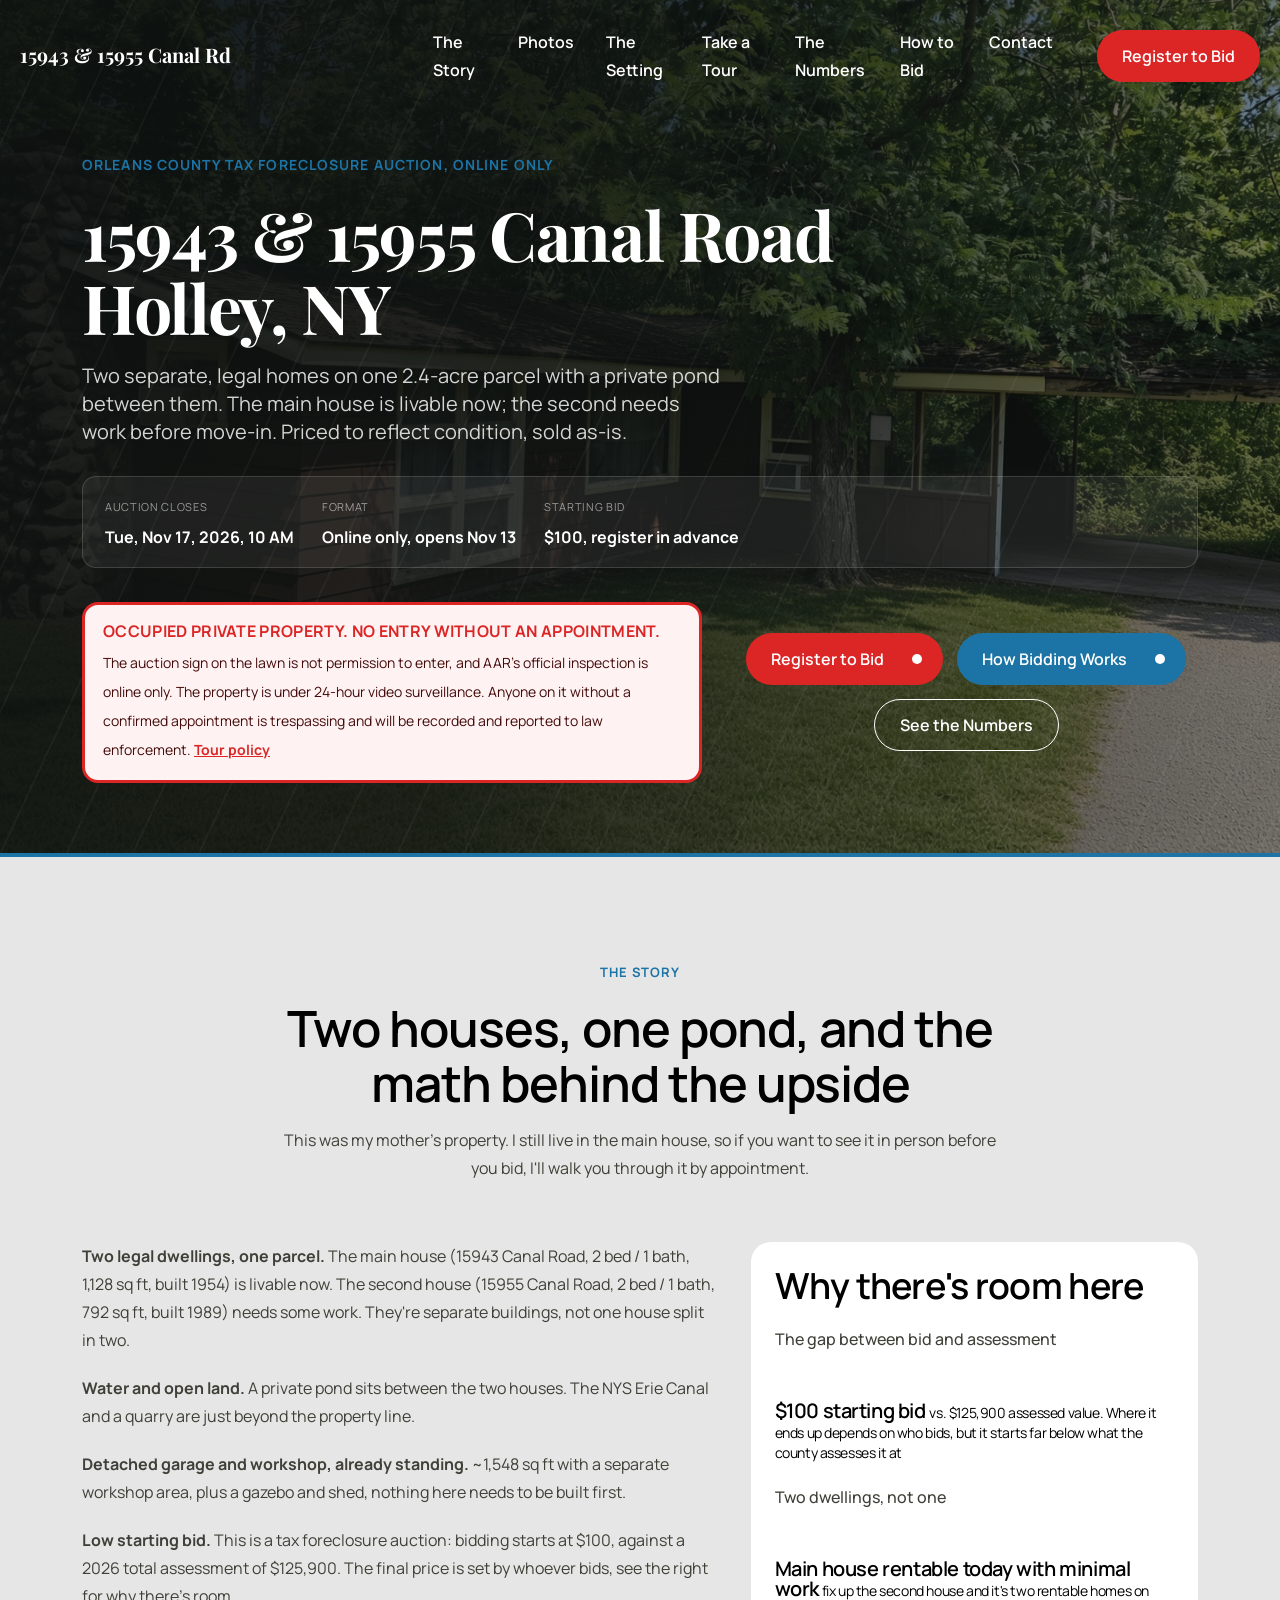
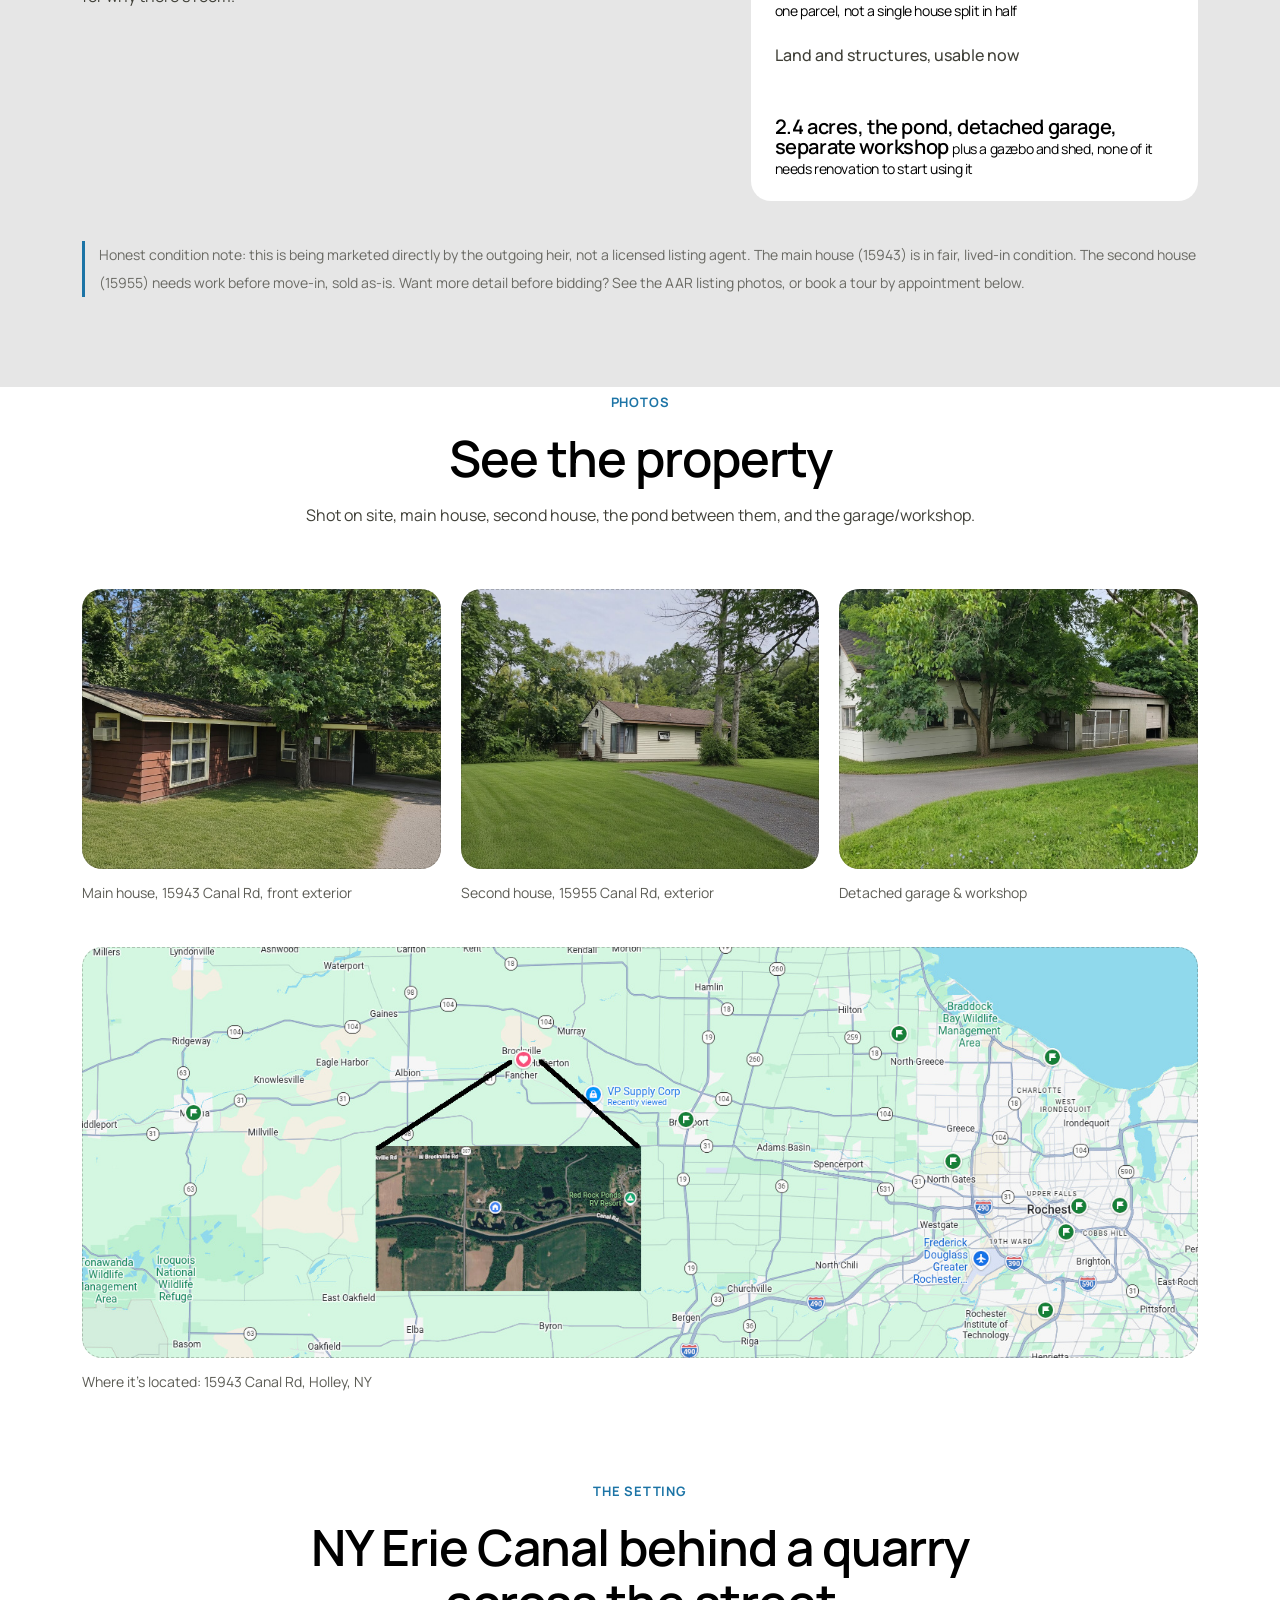
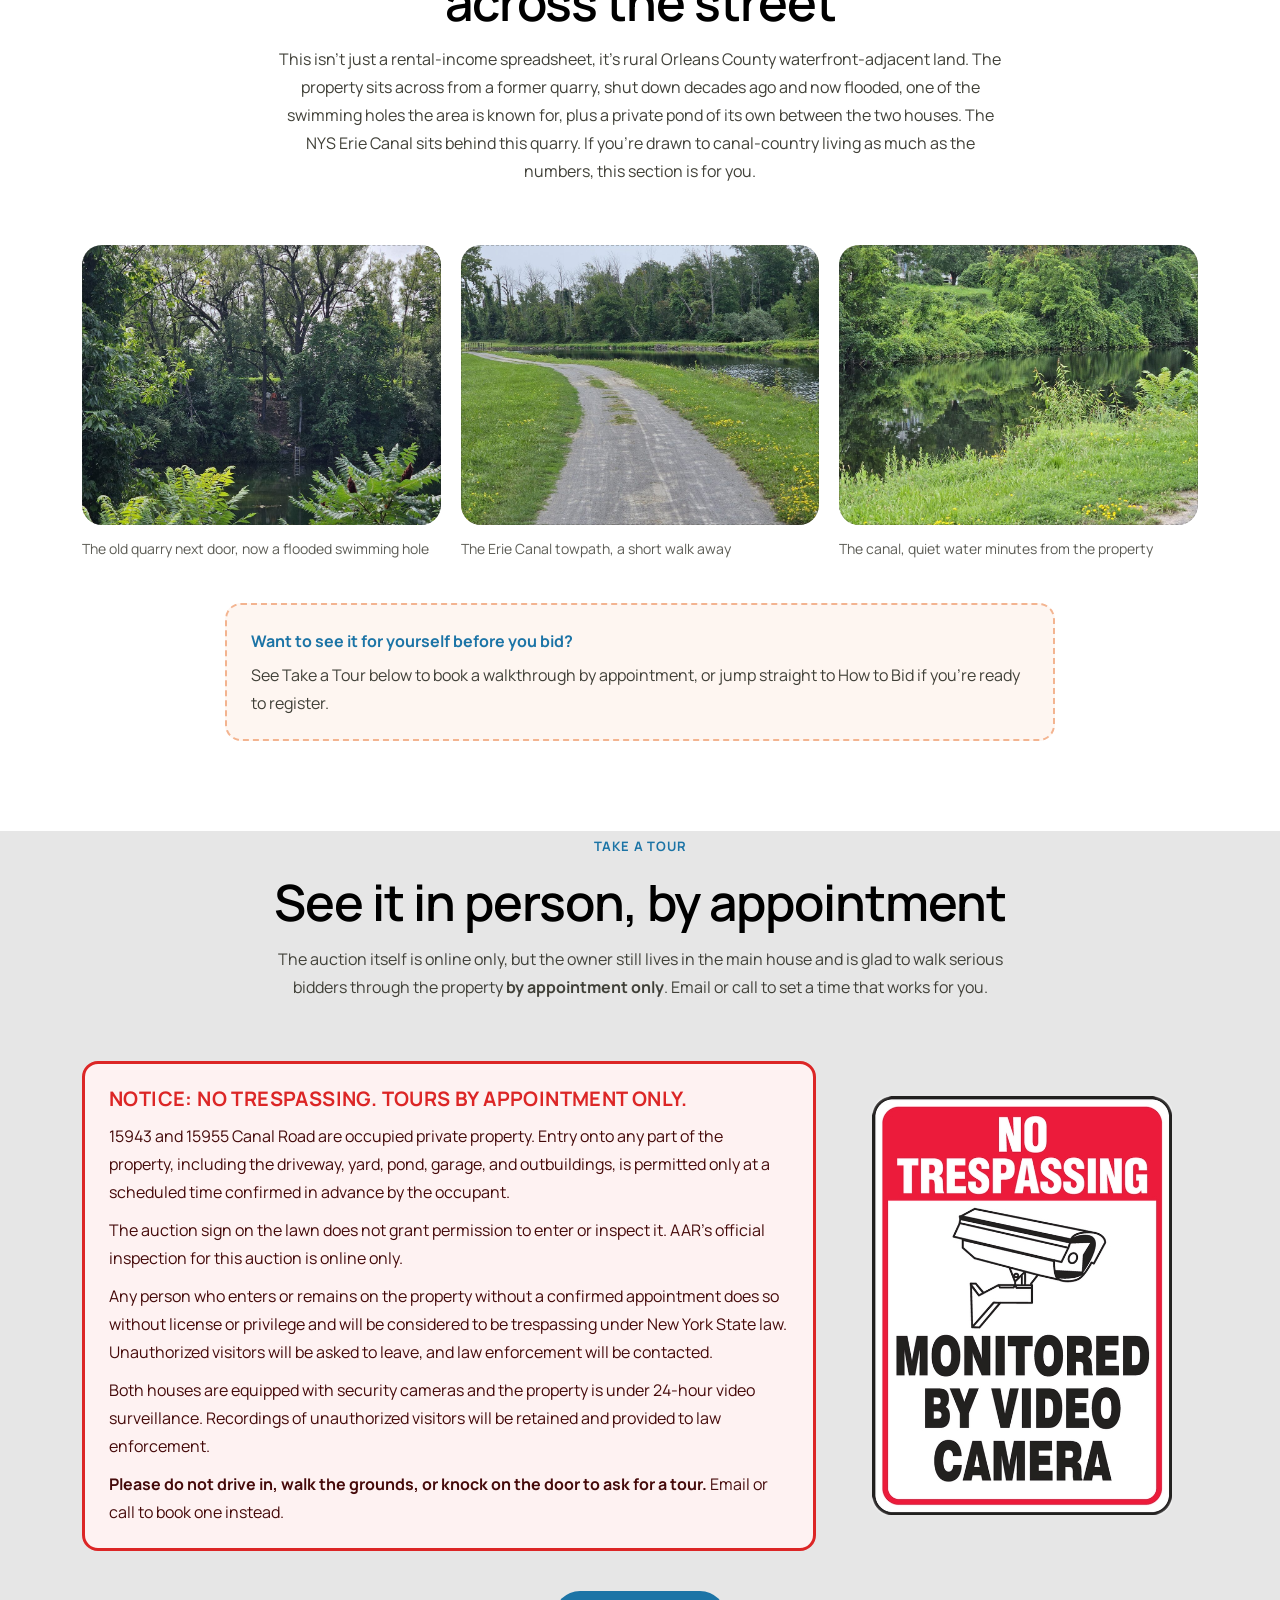
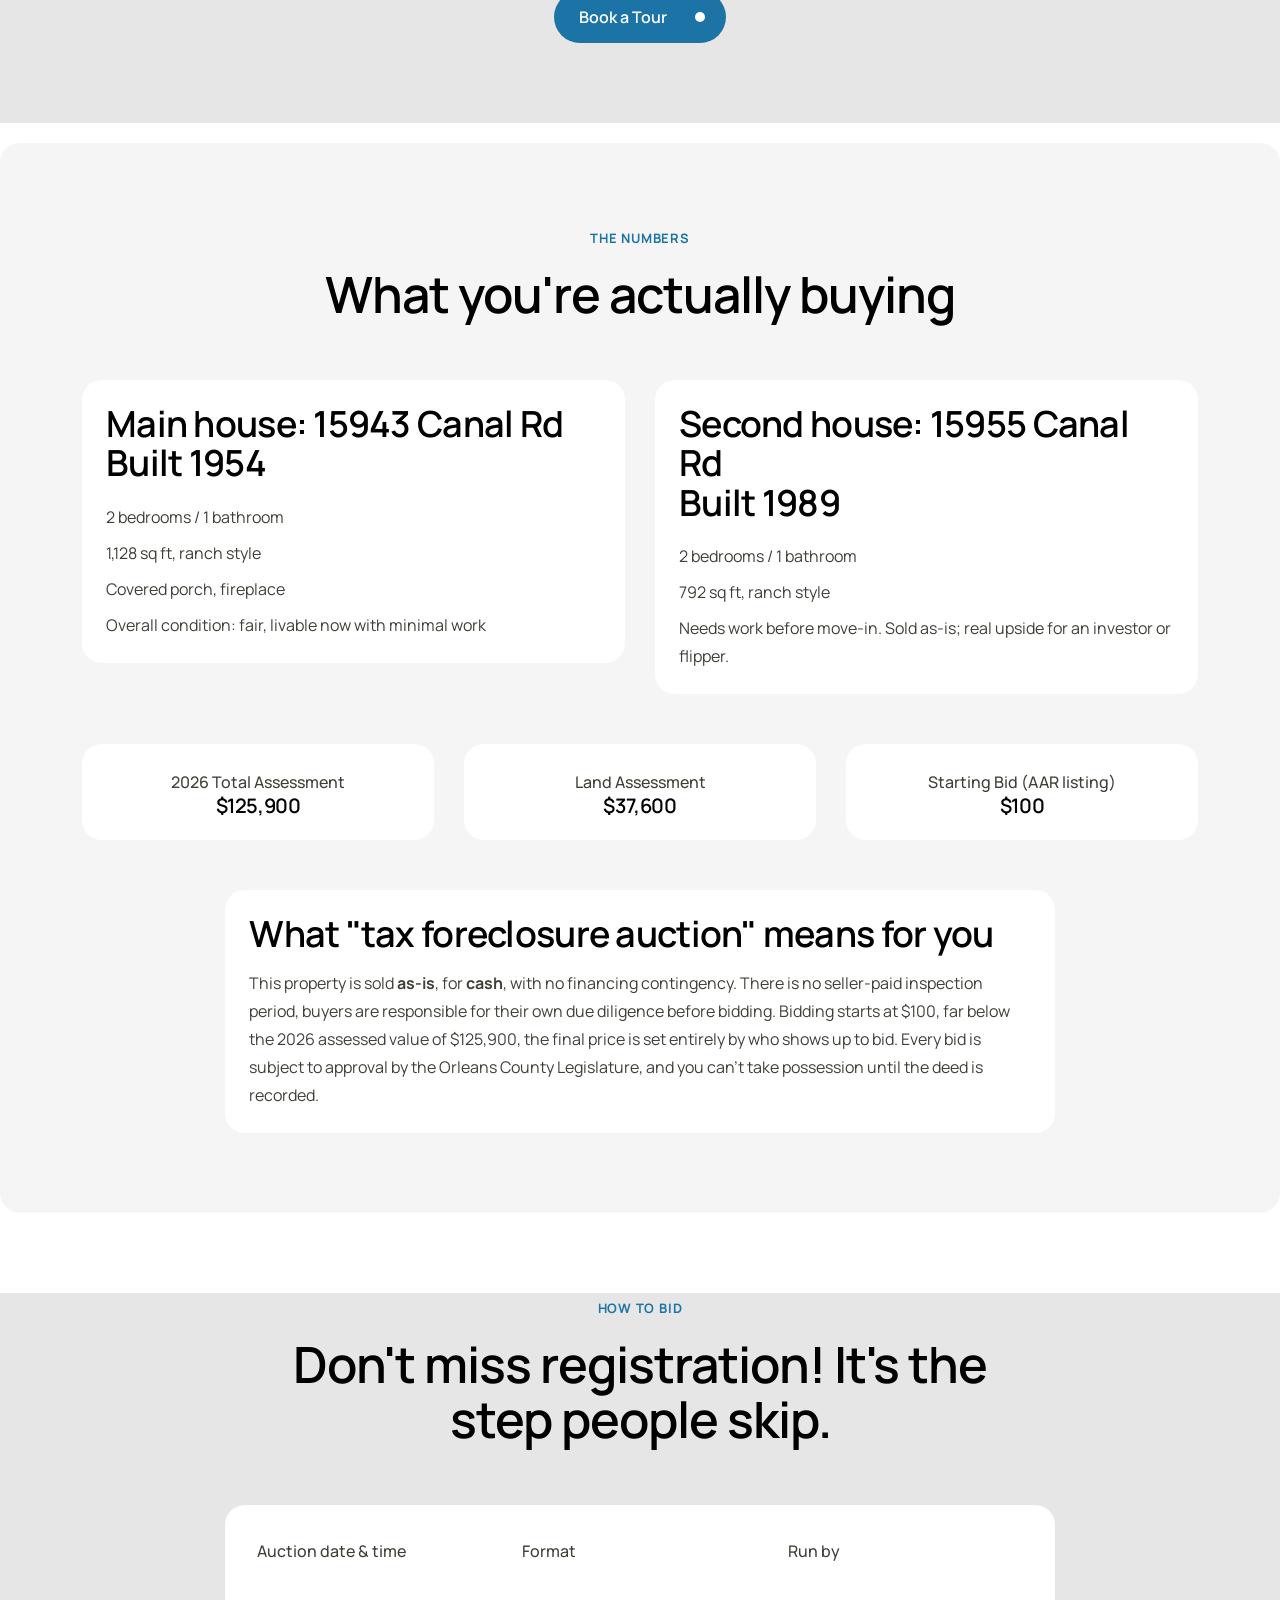
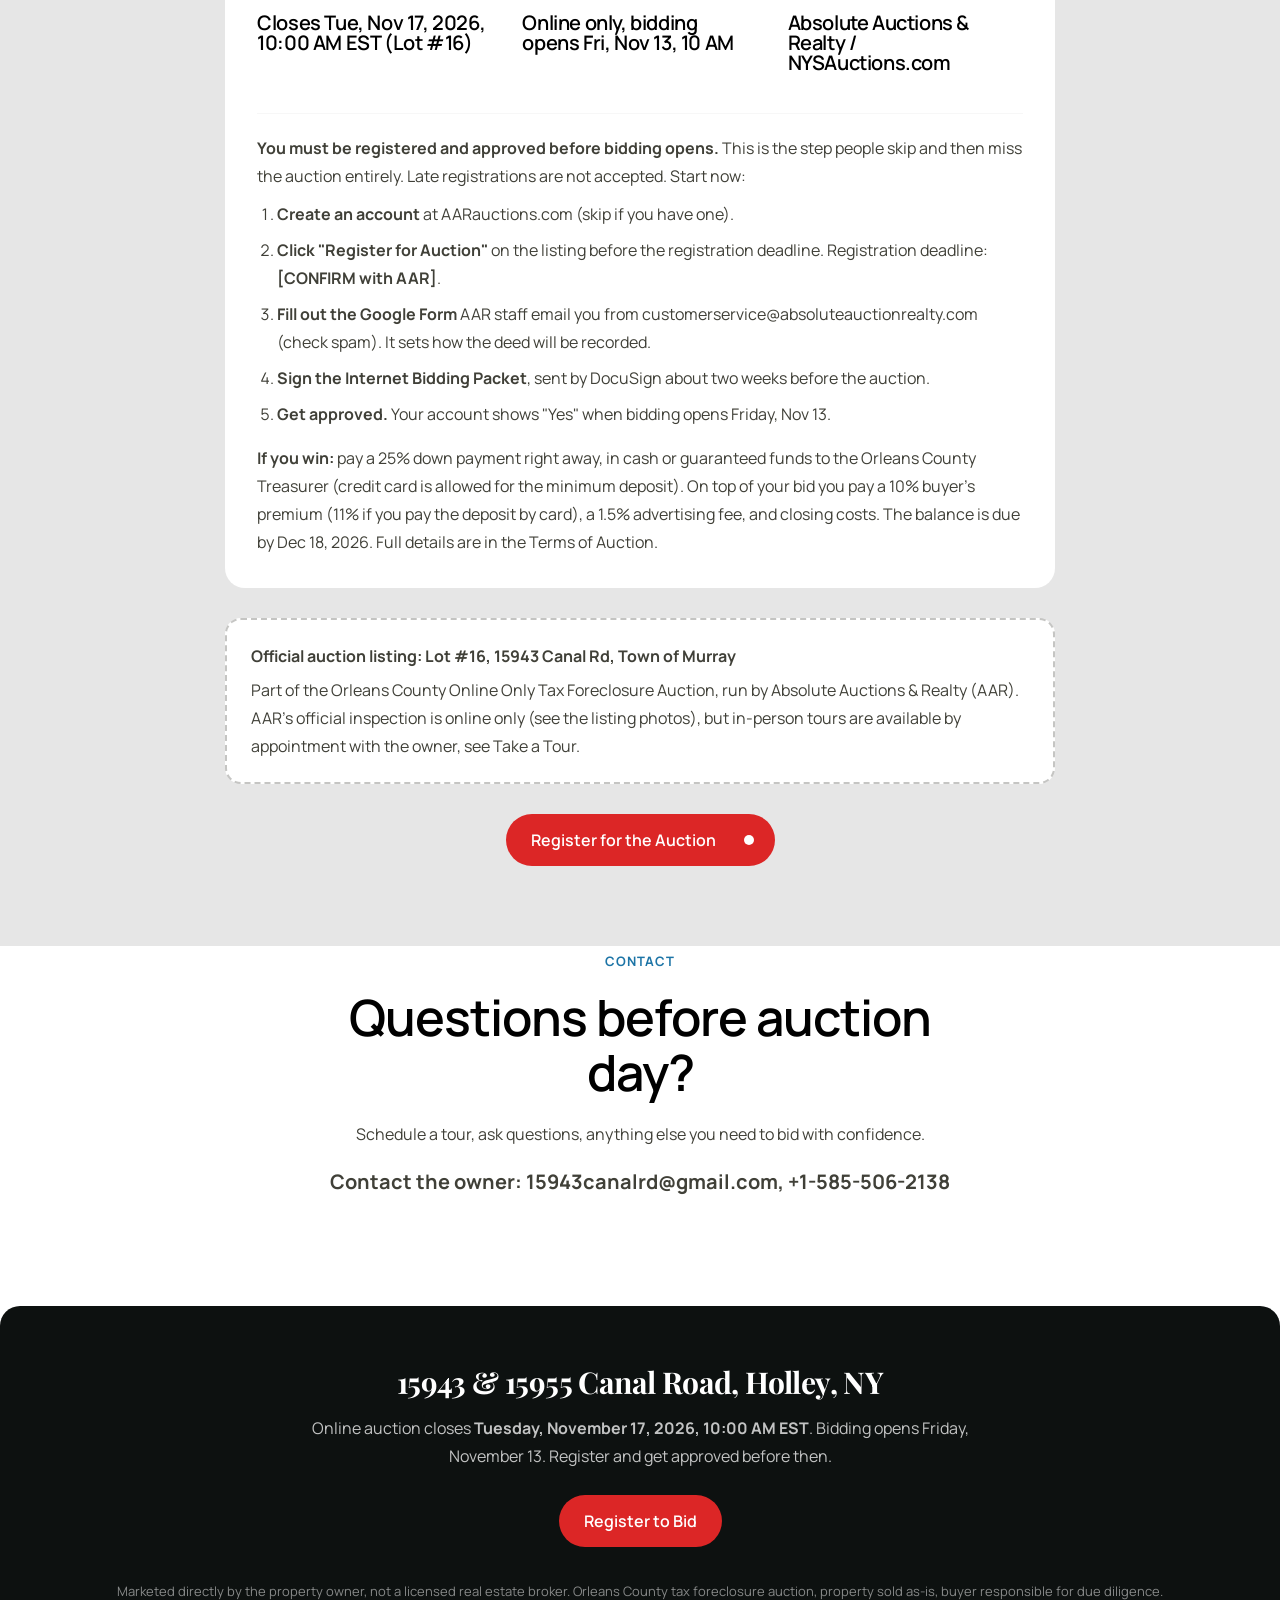
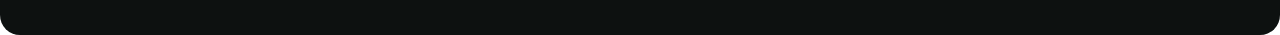
<file: canalrd/index.html>
<!DOCTYPE html>
<html lang="en">
<head>
    <meta charset="UTF-8">
    <meta name="viewport" content="width=device-width, initial-scale=1.0">
    <title>15943 &amp; 15955 Canal Rd, Holley NY: Tax Auction</title>
    <meta name="description" content="Two legal homes, a private pond and a garage/workshop on 2.4 acres near the Erie Canal. Orleans County online tax auction closes Tue Nov 17, 2026.">
    <link rel="canonical" href="https://aimana.org/canalrd/">

    <!-- Open Graph -->
    <meta property="og:type" content="website">
    <meta property="og:site_name" content="15943 Canal Rd, Holley NY 14470">
    <meta property="og:url" content="https://aimana.org/canalrd/">
    <meta property="og:title" content="15943 &amp; 15955 Canal Road, Holley NY: Tax Foreclosure Auction">
    <meta property="og:description" content="Two homes, a private pond and a workshop on 2.4 acres near the Erie Canal. Online auction closes Nov 17. Starting bid $100.">
    <meta property="og:image" content="https://aimana.org/canalrd/assets/img/og-card.jpg?v=2">
    <meta property="og:image:width" content="1200">
    <meta property="og:image:height" content="630">
    <meta property="og:image:alt" content="Main house at 15943 Canal Road, Holley NY: a ranch with a stone chimney under mature trees. Tax foreclosure auction.">
    <meta property="og:locale" content="en_US">

    <!-- Twitter -->
    <meta name="twitter:card" content="summary_large_image">
    <meta name="twitter:title" content="15943 &amp; 15955 Canal Road, Holley NY: Tax Foreclosure Auction">
    <meta name="twitter:description" content="Two homes, a private pond and a workshop on 2.4 acres near the Erie Canal. Online auction closes Nov 17. Starting bid $100.">
    <meta name="twitter:image" content="https://aimana.org/canalrd/assets/img/og-card.jpg?v=2">
    <meta name="twitter:image:alt" content="Main house at 15943 Canal Road, Holley NY: a ranch with a stone chimney under mature trees. Tax foreclosure auction.">

    <!-- Icons -->
    <link rel="icon" href="assets/img/icons/favicon.ico" sizes="any">
    <link rel="icon" type="image/svg+xml" href="assets/img/icons/favicon.svg">
    <link rel="icon" type="image/png" sizes="32x32" href="assets/img/icons/favicon-32x32.png">
    <link rel="apple-touch-icon" sizes="180x180" href="assets/img/icons/apple-touch-icon.png">
    <meta name="theme-color" content="#1C74A6">

    <link rel="preconnect" href="https://fonts.googleapis.com">
    <link rel="preconnect" href="https://fonts.gstatic.com" crossorigin>
    <link href="https://fonts.googleapis.com/css2?family=Manrope:wght@400;500;600;700;800&family=Playfair+Display:wght@700;800&display=swap" rel="stylesheet">

    <link rel="stylesheet" href="assets/css/bootstrap.min.css">
    <link rel="stylesheet" href="assets/css/magnific-popup.css">
    <link rel="stylesheet" href="assets/css/swiper-bundle.min.css">
    <link rel="stylesheet" href="assets/css/spacing.css">
    <link rel="stylesheet" href="assets/css/main.css">
    <link rel="stylesheet" href="assets/css/site.css">
</head>
<body id="top">

    <!-- preloader -->
    <div id="loading">
        <div id="loading-center">
            <div id="loading-center-absolute">
                <div class="object" id="object_four"></div>
                <div class="object" id="object_three"></div>
                <div class="object" id="object_two"></div>
                <div class="object" id="object_one"></div>
            </div>
        </div>
    </div>
    <!-- /preloader -->

    <!-- back to top -->
    <div class="back-to-top-wrapper">
        <button id="back_to_top" type="button" class="back-to-top-btn" aria-label="Back to top">
            <svg width="12" height="7" viewBox="0 0 12 7" fill="none" xmlns="http://www.w3.org/2000/svg">
                <path d="M11 6L6 1L1 6" stroke="currentColor" stroke-width="1.5" stroke-linecap="round" stroke-linejoin="round" />
            </svg>
        </button>
    </div>
    <!-- /back to top -->

    <!-- offcanvas mobile menu -->
    <section class="tp-offcanvas">
        <div class="tp-offcanvas-wrapper">
            <div class="tp-offcanvas-header d-flex align-items-center justify-content-between mb-40">
                <div class="tp-offcanvas-logo">
                    <a href="#top" style="font-family: var(--tp-playfair-font); font-weight:700; font-size:22px; color:#000;">15943 &amp; 15955 Canal Rd</a>
                </div>
                <div class="tp-offcanvas-button">
                    <button class="tp-offcanvas-button-close tp-offcanvas-close-toggle" aria-label="Close menu" style="background:none; border:0; font-size:30px; line-height:1; color:#000; cursor:pointer;">&times;</button>
                </div>
            </div>
            <div class="tp-offcanvas-content mb-30">
                <p class="margin-0">Two legal homes: 15943 &amp; 15955 Canal Road. Private pond, 2.4 acres near the Erie Canal. Orleans County online tax foreclosure auction, starting bid $100.</p>
            </div>
            <nav class="tp-offcanvas-menu mb-30">
                <ul style="list-style:none; padding:0; display:flex; flex-direction:column; gap:14px; font-weight:600;">
                    <li><a href="#pitch">The Story</a></li>
                    <li><a href="#photos">Photos</a></li>
                    <li><a href="#lifestyle">The Setting</a></li>
                    <li><a href="#tour">Take a Tour</a></li>
                    <li><a href="#numbers">The Numbers</a></li>
                    <li><a href="#how-to-bid">How to Bid</a></li>
                    <li><a href="#contact">Contact</a></li>
                </ul>
            </nav>
            <div class="tp-offcanvas-cta mb-30">
                <h3 class="tp-offcanvas-title mb-7">Auction date</h3>
                <p class="margin-0"><strong>Tue, Nov 17, 2026, 10:00 AM EST</strong><br>Online only. Bidding opens Fri, Nov 13 at 10 AM. Register in advance.</p>
            </div>
        </div>
    </section>
    <div class="tp-offcanvas-overlay"></div>
    <!-- /offcanvas -->

    <!-- header -->
    <header>
        <div class="tp-header-area tp-header-transparent sticky-black" id="header-sticky">
            <div class="container-wide">
                <div class="tp-header-spacing">
                    <div class="tp-header-wrap">
                        <div class="row gx-0 tp-align-center">
                            <div class="col-6 col-lg-4">
                                <a href="#top" style="font-family: var(--tp-playfair-font); font-weight:700; font-size:20px; color:var(--tp-white-color); text-decoration:none;">15943 &amp; 15955 Canal Rd</a>
                            </div>
                            <div class="col-xl-6 d-none d-lg-block">
                                <nav>
                                    <ul style="list-style:none; display:flex; justify-content:center; gap:32px; margin:0; padding:0; font-weight:600;">
                                        <li><a href="#pitch" style="color:#fff; text-decoration:none;">The Story</a></li>
                                        <li><a href="#photos" style="color:#fff; text-decoration:none;">Photos</a></li>
                                        <li><a href="#lifestyle" style="color:#fff; text-decoration:none;">The Setting</a></li>
                                        <li><a href="#tour" style="color:#fff; text-decoration:none;">Take a Tour</a></li>
                                        <li><a href="#numbers" style="color:#fff; text-decoration:none;">The Numbers</a></li>
                                        <li><a href="#how-to-bid" style="color:#fff; text-decoration:none;">How to Bid</a></li>
                                        <li><a href="#contact" style="color:#fff; text-decoration:none;">Contact</a></li>
                                    </ul>
                                </nav>
                            </div>
                            <div class="col-6 col-lg-2">
                                <div class="tp-header-cta tp-flex-center tp-justify-end">
                                    <div class="tp-header-cta-button d-none d-md-inline-block">
                                        <a href="#how-to-bid" class="tp-btn tp-btn-urgent tp-btn-solo">
                                            <span class="tp-btn-text">Register to Bid</span>
                                        </a>
                                    </div>
                                    <div class="tp-header-bar d-lg-none">
                                        <button class="header-sidebar-btn tp-offcanvas-toogle ml-10" aria-label="Open menu">
                                            <span></span>
                                            <span></span>
                                        </button>
                                    </div>
                                </div>
                            </div>
                        </div>
                    </div>
                </div>
            </div>
        </div>
    </header>
    <!-- /header -->

    <main>

    <!-- ============ HERO ============ -->
    <section class="canal-hero">
        <div class="container position-relative">
            <span class="canal-hero-eyebrow">Orleans County Tax Foreclosure Auction, Online Only</span>
            <h1 class="canal-hero-title">15943 &amp; 15955 Canal Road<br>Holley, NY</h1>
            <p class="canal-hero-lede">Two separate, legal homes on one 2.4-acre parcel with a private pond between them. The main house is livable now; the second needs work before move-in. Priced to reflect condition, sold as-is.</p>

            <div class="canal-hero-datebar">
                <div class="canal-hero-datebar-item">
                    <span class="canal-hero-datebar-label">Auction closes</span>
                    <span class="canal-hero-datebar-value">Tue, Nov 17, 2026, 10 AM</span>
                </div>
                <div class="canal-hero-datebar-item">
                    <span class="canal-hero-datebar-label">Format</span>
                    <span class="canal-hero-datebar-value">Online only, opens Nov 13</span>
                </div>
                <div class="canal-hero-datebar-item">
                    <span class="canal-hero-datebar-label">Starting bid</span>
                    <span class="canal-hero-datebar-value">$100, register in advance</span>
                </div>
            </div>

            <div class="canal-hero-action-row">
                <p class="canal-no-trespass canal-no-trespass-hero" role="note">
                    <strong>Occupied private property. No entry without an appointment.</strong>
                    <span>The auction sign on the lawn is not permission to enter, and AAR's official inspection is online only. The property is under 24-hour video surveillance. Anyone on it without a confirmed appointment is trespassing and will be recorded and reported to law enforcement. <a href="#tour">Tour policy</a></span>
                </p>

                <div class="canal-hero-ctas">
                    <a href="https://aarauctions.com/servlet/ShowRegisterForm.do?auctionId=8796" class="tp-btn tp-btn-urgent" target="_blank" rel="noopener">
                        <span class="tp-btn-text">Register to Bid</span>
                        <span class="tp-btn-icon">
                            <svg width="12" height="12" viewBox="0 0 12 12" fill="none" xmlns="http://www.w3.org/2000/svg"><path d="M0.75 10.75L10.75 0.75" stroke="currentcolor" stroke-width="1.5" stroke-linecap="round" stroke-linejoin="round"/><path d="M0.75 0.75H10.75V10.75" stroke="currentcolor" stroke-width="1.5" stroke-linecap="round" stroke-linejoin="round"/></svg>
                        </span>
                    </a>
                    <a href="#how-to-bid" class="tp-btn tp-btn-orange">
                        <span class="tp-btn-text">How Bidding Works</span>
                        <span class="tp-btn-icon">
                            <svg width="12" height="12" viewBox="0 0 12 12" fill="none" xmlns="http://www.w3.org/2000/svg"><path d="M0.75 10.75L10.75 0.75" stroke="currentcolor" stroke-width="1.5" stroke-linecap="round" stroke-linejoin="round"/><path d="M0.75 0.75H10.75V10.75" stroke="currentcolor" stroke-width="1.5" stroke-linecap="round" stroke-linejoin="round"/></svg>
                        </span>
                    </a>
                    <a href="#numbers" class="tp-btn tp-btn-border tp-btn-border-white tp-btn-solo">
                        <span class="tp-btn-text">See the Numbers</span>
                    </a>
                </div>
            </div>
        </div>
    </section>

    <!-- ============ THE PITCH ============ -->
    <section id="pitch" class="pt-100 pb-80 canal-section-gray">
        <div class="container">
            <div class="row tp-justify-center mb-50">
                <div class="col-xl-8 tp-text-center">
                    <span class="canal-section-eyebrow">The Story</span>
                    <h2 class="tp-section-title mt-15">Two houses, one pond, and the math behind the upside</h2>
                    <p class="mt-15">This was my mother's property. I still live in the main house, so if you want to see it in person before you bid, I'll walk you through it by appointment.</p>
                </div>
            </div>
            <div class="row">
                <div class="col-lg-7 reveal">
                    <ul class="tp-career-details-list tp-project-details-list" style="list-style:none; padding:0; display:flex; flex-direction:column; gap:20px;">
                        <li>
                            <strong>Two legal dwellings, one parcel.</strong> The main house (15943 Canal Road, 2 bed / 1 bath, 1,128 sq ft, built 1954) is livable now. The second house (15955 Canal Road, 2 bed / 1 bath, 792 sq ft, built 1989) needs some work. They're separate buildings, not one house split in two.
                        </li>
                        <li>
                            <strong>Water and open land.</strong> A private pond sits between the two houses. The NYS Erie Canal and a quarry are just beyond the property line.
                        </li>
                        <li>
                            <strong>Detached garage and workshop, already standing.</strong> ~1,548 sq ft with a separate workshop area, plus a gazebo and shed, nothing here needs to be built first.
                        </li>
                        <li>
                            <strong>Low starting bid.</strong> This is a tax foreclosure auction: bidding starts at $100, against a 2026 total assessment of $125,900. The final price is set by whoever bids, see the right for why there's room.
                        </li>
                    </ul>
                </div>
                <div class="col-lg-5 reveal">
                    <div class="tp-bg-white br-20 p-4" style="padding: 32px;">
                        <h3 class="tp-project-details-title mb-20">Why there's room here</h3>
                        <div class="d-flex flex-column" style="gap: 22px;">
                            <div>
                                <span class="d-inline-block fw-500 lh-1">The gap between bid and assessment</span>
                                <h3 class="tp-project-details-info-title margin-0 lh-1 mt-5">$100 starting bid <span style="font-weight:400; font-size:14px;">vs. $125,900 assessed value. Where it ends up depends on who bids, but it starts far below what the county assesses it at</span></h3>
                            </div>
                            <div>
                                <span class="d-inline-block fw-500 lh-1">Two dwellings, not one</span>
                                <h3 class="tp-project-details-info-title margin-0 lh-1 mt-5">Main house rentable today with minimal work<span style="font-weight:400; font-size:14px;"> fix up the second house and it's two rentable homes on one parcel, not a single house split in half</span></h3>
                            </div>
                            <div>
                                <span class="d-inline-block fw-500 lh-1">Land and structures, usable now</span>
                                <h3 class="tp-project-details-info-title margin-0 lh-1 mt-5">2.4 acres, the pond, detached garage, separate workshop <span style="font-weight:400; font-size:14px;">plus a gazebo and shed, none of it needs renovation to start using it</span></h3>
                            </div>
                        </div>
                    </div>
                </div>
            </div>
            <p class="canal-honesty-note mt-40">Honest condition note: this is being marketed directly by the outgoing heir, not a licensed listing agent. The main house (15943) is in fair, lived-in condition. The second house (15955) needs work before move-in, sold as-is. Want more detail before bidding? See the AAR listing photos, or book a tour by appointment below.</p>
        </div>
    </section>

    <!-- ============ PHOTOS ============ -->
    <section id="photos" class="pb-80">
        <div class="container">
            <div class="row tp-justify-center mb-50">
                <div class="col-xl-8 tp-text-center">
                    <span class="canal-section-eyebrow">Photos</span>
                    <h2 class="tp-section-title mt-15">See the property</h2>
                    <p class="mt-15">Shot on site, main house, second house, the pond between them, and the garage/workshop.</p>
                </div>
            </div>

            <!--
                Each slide points at the exact file path the real photo should be dropped in at
                once that file exists, the image just loads, no markup changes needed. Until then,
                the browser's broken-image box + the caption below it mark the gap. To enable the
                click-to-zoom lightbox once real photos are in, wrap each <img> in
                <a class="popup-image" href="[same src]">…</a> magnific-popup is already wired up
                in site.js.
            -->
            <div class="swiper tp-project-gallery-active">
                <div class="swiper-wrapper">
                    <div class="swiper-slide">
                        <figure class="gallery-figure">
                            <img class="property-photo" src="media/main-house/exterior-1.jpg" alt="Main house exterior, front with covered porch, 15943 Canal Road" loading="lazy">
                            <figcaption>Main house, 15943 Canal Rd, front exterior</figcaption>
                        </figure>
                    </div>
                    <div class="swiper-slide">
                        <figure class="gallery-figure">
                            <img class="property-photo" src="media/second-house/exterior-1.jpg" alt="Second house exterior, 15955 Canal Road" loading="lazy">
                            <figcaption>Second house, 15955 Canal Rd, exterior</figcaption>
                        </figure>
                    </div>
                    <div class="swiper-slide">
                        <figure class="gallery-figure">
                            <img class="property-photo" src="media/garage-workshop/exterior-1.jpg" alt="Detached garage and workshop, 15943 Canal Road" loading="lazy">
                            <figcaption>Detached garage &amp; workshop</figcaption>
                        </figure>
                    </div>
                    <div class="swiper-slide">
                        <figure class="gallery-figure">
                            <img class="property-photo" src="media/pond/pond-1.jpg" alt="Private pond between the two houses, 15943 Canal Road" loading="lazy">
                            <figcaption>The pond, between the two houses</figcaption>
                        </figure>
                    </div>
                    <div class="swiper-slide">
                        <figure class="gallery-figure">
                            <img class="property-photo" src="media/wide-acreage/wide-1.jpg" alt="Wide shot of the full 2.4-acre parcel, 15943 Canal Road" loading="lazy">
                            <figcaption>Wide shot of the full acreage</figcaption>
                        </figure>
                    </div>
                </div>
            </div>

            <div class="mt-40 reveal">
                <figure class="gallery-figure">
                    <img class="property-photo" src="media/location-map/location-map.jpg" alt="Map showing the location of 15943 Canal Road, Holley, NY" loading="lazy" style="width:100%; height:auto;">
                    <figcaption>Where it's located: 15943 Canal Rd, Holley, NY</figcaption>
                </figure>
            </div>
        </div>
    </section>

    <!-- ============ THE SETTING (canal / quarry lifestyle) ============ -->
    <section id="lifestyle" class="pb-80">
        <div class="container">
            <div class="row tp-justify-center mb-50">
                <div class="col-xl-8 tp-text-center">
                    <span class="canal-section-eyebrow">The Setting</span>
                    <h2 class="tp-section-title mt-15">NY Erie Canal behind a quarry across the street</h2>
                    <p class="mt-15">This isn't just a rental-income spreadsheet, it's rural Orleans County waterfront-adjacent land. The property sits across from a former quarry, shut down decades ago and now flooded, one of the swimming holes the area is known for, plus a private pond of its own between the two houses. The NYS Erie Canal sits behind this quarry. If you're drawn to canal-country living as much as the numbers, this section is for you.</p>
                </div>
            </div>

            <!--
                Same pattern as the #photos gallery above: each slide points at the exact
                file path the real photo should be dropped in at, the browser's broken-image
                box + caption mark the gap until then. These are meant to be shot from vantage
                points around the property, not documentation shots of the structures
                (that's what #photos is for), so an investor scrolling gets a feel for the
                area, not just proof the buildings exist.
            -->
            <div class="swiper tp-project-gallery-active">
                <div class="swiper-wrapper">
                    <div class="swiper-slide">
                        <figure class="gallery-figure">
                            <img class="property-photo" src="media/quarry/quarry-1.jpg" alt="The swimming quarry next to the property, 15943 Canal Road" loading="lazy">
                            <figcaption>The old quarry next door, now a flooded swimming hole</figcaption>
                        </figure>
                    </div>
                    <div class="swiper-slide">
                        <figure class="gallery-figure">
                            <img class="property-photo" src="media/canal-view/canal-1.jpg" alt="The NYS Erie Canal towpath near 15943 Canal Road" loading="lazy">
                            <figcaption>The Erie Canal towpath, a short walk away</figcaption>
                        </figure>
                    </div>
                    <div class="swiper-slide">
                        <figure class="gallery-figure">
                            <img class="property-photo" src="media/canal-view/canal-2.jpg" alt="The NYS Erie Canal near 15943 Canal Road" loading="lazy">
                            <figcaption>The canal, quiet water minutes from the property</figcaption>
                        </figure>
                    </div>
                    <div class="swiper-slide">
                        <figure class="gallery-figure">
                            <img class="property-photo" src="media/high-bridge/high-bridge-1.jpg" alt="The property viewed from High Bridge over the canal" loading="lazy">
                            <figcaption>Looking back at the property from High Bridge</figcaption>
                        </figure>
                    </div>
                    <div class="swiper-slide">
                        <figure class="gallery-figure">
                            <img class="property-photo" src="media/low-bridge/low-bridge-1.jpg" alt="The lift bridge over the Erie Canal at Hulberton, east of the property" loading="lazy">
                            <figcaption>The Hulberton lift bridge, east end of the canal stretch</figcaption>
                        </figure>
                    </div>
                    <div class="swiper-slide">
                        <figure class="gallery-figure">
                            <img class="property-photo" src="media/high-bridge/high-bridge-2.jpg" alt="The High Bridge over the Erie Canal at Fancher, west of the property" loading="lazy">
                            <figcaption>The Fancher high bridge, west end of the canal stretch</figcaption>
                        </figure>
                    </div>
                    <div class="swiper-slide">
                        <figure class="gallery-figure">
                            <img class="property-photo" src="media/pond/pond-2.jpg" alt="The pond and surrounding grounds between the two houses, 15943 Canal Road" loading="lazy">
                            <figcaption>The pond and grounds, a closer look</figcaption>
                        </figure>
                    </div>
                </div>
            </div>

            <div class="row tp-justify-center mt-40">
                <div class="col-lg-9">
                    <p class="tour-appointment-note">
                        <strong>Want to see it for yourself before you bid?</strong>
                        <span>See <a href="#tour">Take a Tour</a> below to book a walkthrough by appointment, or jump straight to <a href="#how-to-bid">How to Bid</a> if you're ready to register.</span>
                    </p>
                </div>
            </div>
        </div>
    </section>

    <!-- ============ TAKE A TOUR ============ -->
    <section id="tour" class="pb-80 canal-section-gray">
        <div class="container">
            <div class="row tp-justify-center mb-50">
                <div class="col-xl-8 tp-text-center">
                    <span class="canal-section-eyebrow">Take a Tour</span>
                    <h2 class="tp-section-title mt-15">See it in person, by appointment</h2>
                    <p class="mt-15">The auction itself is online only, but the owner still lives in the main house and is glad to walk serious bidders through the property <strong>by appointment only</strong>. Email or call to set a time that works for you.</p>
                </div>
            </div>

            <div class="row tp-justify-center align-items-center mb-40">
                <div class="col-lg-8">
                    <div class="canal-no-trespass" role="note">
                        <strong>Notice: No Trespassing. Tours by Appointment Only.</strong>
                        <p>15943 and 15955 Canal Road are occupied private property. Entry onto any part of the property, including the driveway, yard, pond, garage, and outbuildings, is permitted only at a scheduled time confirmed in advance by the occupant.</p>
                        <p>The auction sign on the lawn does not grant permission to enter or inspect it. AAR's official inspection for this auction is online only.</p>
                        <p>Any person who enters or remains on the property without a confirmed appointment does so without license or privilege and will be considered to be trespassing under New York State law. Unauthorized visitors will be asked to leave, and law enforcement will be contacted.</p>
                        <p>Both houses are equipped with security cameras and the property is under 24-hour video surveillance. Recordings of unauthorized visitors will be retained and provided to law enforcement.</p>
                        <p><strong>Please do not drive in, walk the grounds, or knock on the door to ask for a tour.</strong> Email or call to book one instead.</p>
                    </div>
                </div>
                <div class="col-lg-4">
                    <img class="canal-no-trespass-sign" src="assets/img/no-trespassing-sign.png" width="573" height="800" loading="lazy" alt="No Trespassing sign: Monitored by Video Camera">
                </div>
            </div>

            <div class="row tp-justify-center">
                <div class="col-lg-9">
                    <div class="tp-text-center">
                        <a href="#contact" class="tp-btn tp-btn-orange">
                            <span class="tp-btn-text">Book a Tour</span>
                            <span class="tp-btn-icon">
                                <svg width="12" height="12" viewBox="0 0 12 12" fill="none" xmlns="http://www.w3.org/2000/svg"><path d="M0.75 10.75L10.75 0.75" stroke="currentcolor" stroke-width="1.5" stroke-linecap="round" stroke-linejoin="round"/><path d="M0.75 0.75H10.75V10.75" stroke="currentcolor" stroke-width="1.5" stroke-linecap="round" stroke-linejoin="round"/></svg>
                            </span>
                        </a>
                    </div>
                </div>
            </div>
        </div>
    </section>

    <!-- ============ THE NUMBERS ============ -->
    <section id="numbers" class="pt-20 pb-80">
        <div class="tp-bg-gray br-20 pt-80 pb-80">
        <div class="container">
            <div class="row tp-justify-center mb-50">
                <div class="col-xl-8 tp-text-center">
                    <span class="canal-section-eyebrow">The Numbers</span>
                    <h2 class="tp-section-title mt-15">What you're actually buying</h2>
                </div>
            </div>

            <div class="row mb-50">
                <div class="col-lg-6 reveal">
                    <div class="tp-bg-white br-20 p-4" style="padding:28px;">
                        <h3 class="tp-project-details-title mb-20">Main house: 15943 Canal Rd<br>Built 1954</h3>
                        <ul style="list-style:none; padding:0; display:flex; flex-direction:column; gap:8px;">
                            <li>2 bedrooms / 1 bathroom</li>
                            <li>1,128 sq ft, ranch style</li>
                            <li>Covered porch, fireplace</li>
                            <li>Overall condition: fair, livable now with minimal work</li>
                        </ul>
                    </div>
                </div>
                <div class="col-lg-6 reveal">
                    <div class="tp-bg-white br-20 p-4" style="padding:28px;">
                        <h3 class="tp-project-details-title mb-20">Second house: 15955 Canal Rd<br>Built 1989</h3>
                        <ul style="list-style:none; padding:0; display:flex; flex-direction:column; gap:8px;">
                            <li>2 bedrooms / 1 bathroom</li>
                            <li>792 sq ft, ranch style</li>
                            <li>Needs work before move-in. Sold as-is; real upside for an investor or flipper.</li>
                        </ul>
                    </div>
                </div>
            </div>

            <div class="row mb-50">
                <div class="col-lg-4 reveal">
                    <div class="tp-bg-white br-20 p-4 tp-text-center" style="padding:28px;">
                        <span class="d-inline-block fw-500 lh-1">2026 Total Assessment</span>
                        <h3 class="tp-project-details-info-title margin-0 lh-1 mt-10">$125,900</h3>
                    </div>
                </div>
                <div class="col-lg-4 reveal">
                    <div class="tp-bg-white br-20 p-4 tp-text-center" style="padding:28px;">
                        <span class="d-inline-block fw-500 lh-1">Land Assessment</span>
                        <h3 class="tp-project-details-info-title margin-0 lh-1 mt-10">$37,600</h3>
                    </div>
                </div>
                <div class="col-lg-4 reveal">
                    <div class="tp-bg-white br-20 p-4 tp-text-center" style="padding:28px;">
                        <span class="d-inline-block fw-500 lh-1">Starting Bid (AAR listing)</span>
                        <h3 class="tp-project-details-info-title margin-0 lh-1 mt-10">$100</h3>
                    </div>
                </div>
            </div>

            <div class="row tp-justify-center">
                <div class="col-lg-9">
                    <div class="tp-bg-white br-20 p-4" style="padding:28px;">
                        <h3 class="tp-project-details-title mb-15">What "tax foreclosure auction" means for you</h3>
                        <p class="margin-0">This property is sold <strong>as-is</strong>, for <strong>cash</strong>, with no financing contingency. There is no seller-paid inspection period, buyers are responsible for their own due diligence before bidding. Bidding starts at $100, far below the 2026 assessed value of $125,900, the final price is set entirely by who shows up to bid. Every bid is subject to approval by the Orleans County Legislature, and you can't take possession until the deed is recorded.</p>
                    </div>
                </div>
            </div>
        </div>
        </div>
    </section>

    <!-- ============ HOW TO BID ============ -->
    <section id="how-to-bid" class="pb-80 canal-section-gray">
        <div class="container">
            <div class="row tp-justify-center mb-50">
                <div class="col-xl-8 tp-text-center">
                    <span class="canal-section-eyebrow">How to Bid</span>
                    <h2 class="tp-section-title mt-15">Don't miss registration! It's the step people skip.</h2>
                </div>
            </div>

            <div class="row tp-justify-center">
                <div class="col-lg-9">
                    <div class="tp-bg-white br-20 mb-30" style="padding:32px;">
                        <div class="row">
                            <div class="col-md-4 mb-20">
                                <span class="d-inline-block fw-500 lh-1">Auction date &amp; time</span>
                                <h4 class="tp-project-details-info-title margin-0 lh-1 mt-5">Closes Tue, Nov 17, 2026, 10:00 AM EST (Lot #16)</h4>
                            </div>
                            <div class="col-md-4 mb-20">
                                <span class="d-inline-block fw-500 lh-1">Format</span>
                                <h4 class="tp-project-details-info-title margin-0 lh-1 mt-5">Online only, bidding opens Fri, Nov 13, 10 AM</h4>
                            </div>
                            <div class="col-md-4 mb-20">
                                <span class="d-inline-block fw-500 lh-1">Run by</span>
                                <h4 class="tp-project-details-info-title margin-0 lh-1 mt-5">Absolute Auctions &amp; Realty / NYSAuctions.com</h4>
                            </div>
                        </div>
                        <hr style="border-color: rgba(64,64,56,0.15); margin: 20px 0;">
                        <p><strong>You must be registered and approved before bidding opens.</strong> This is the step people skip and then miss the auction entirely. Late registrations are not accepted. Start now:</p>
                        <ol style="padding-left:20px; display:flex; flex-direction:column; gap:8px;">
                            <li><strong>Create an account</strong> at AARauctions.com (skip if you have one).</li>
                            <li><strong>Click "Register for Auction"</strong> on the listing before the registration deadline. Registration deadline: <strong>[CONFIRM with AAR]</strong>.</li>
                            <li><strong>Fill out the Google Form</strong> AAR staff email you from customerservice@absoluteauctionrealty.com (check spam). It sets how the deed will be recorded.</li>
                            <li><strong>Sign the Internet Bidding Packet</strong>, sent by DocuSign about two weeks before the auction.</li>
                            <li><strong>Get approved.</strong> Your account shows "Yes" when bidding opens Friday, Nov 13.</li>
                        </ol>
                        <p class="margin-0"><strong>If you win:</strong> pay a 25% down payment right away, in cash or guaranteed funds to the Orleans County Treasurer (credit card is allowed for the minimum deposit). On top of your bid you pay a 10% buyer's premium (11% if you pay the deposit by card), a 1.5% advertising fee, and closing costs. The balance is due by Dec 18, 2026. Full details are in the <a href="https://aarauctions.com/servlet/TermsAndConditions.do?auctionId=8796" target="_blank" rel="noopener">Terms of Auction</a>.</p>
                    </div>

                    <div class="listing-link-pending mb-30">
                        <strong>Official auction listing: <a href="https://aarauctions.com/servlet/Search.do?auctionId=8796&amp;itemId=227875" target="_blank" rel="noopener">Lot #16, 15943 Canal Rd, Town of Murray</a></strong>
                        <span>Part of the Orleans County Online Only Tax Foreclosure Auction, run by Absolute Auctions &amp; Realty (AAR). AAR's official inspection is online only (see the listing photos), but in-person tours are available by appointment with the owner, see <a href="#tour">Take a Tour</a>.</span>
                    </div>

                    <div class="tp-text-center">
                        <a href="https://aarauctions.com/servlet/ShowRegisterForm.do?auctionId=8796" class="tp-btn tp-btn-urgent" target="_blank" rel="noopener">
                            <span class="tp-btn-text">Register for the Auction</span>
                            <span class="tp-btn-icon">
                                <svg width="12" height="12" viewBox="0 0 12 12" fill="none" xmlns="http://www.w3.org/2000/svg"><path d="M0.75 10.75L10.75 0.75" stroke="currentcolor" stroke-width="1.5" stroke-linecap="round" stroke-linejoin="round"/><path d="M0.75 0.75H10.75V10.75" stroke="currentcolor" stroke-width="1.5" stroke-linecap="round" stroke-linejoin="round"/></svg>
                            </span>
                        </a>
                    </div>
                </div>
            </div>
        </div>
    </section>

    <!-- ============ CONTACT ============ -->
    <section id="contact" class="pb-100">
        <div class="container">
            <div class="row tp-justify-center">
                <div class="col-xl-7 tp-text-center">
                    <span class="canal-section-eyebrow">Contact</span>
                    <h2 class="tp-section-title mt-15 mb-20">Questions before auction day?</h2>
                    <p>Schedule a tour, ask questions, anything else you need to bid with confidence.</p>
                    <p class="mt-20" style="font-size:20px; font-weight:700;">Contact the owner: <a href="mailto:15943canalrd@gmail.com">15943canalrd@gmail.com</a>, <a href="tel:+15855062138">+1-585-506-2138</a></p>
                </div>
            </div>
        </div>
    </section>

    </main>

    <!-- footer -->
    <footer>
        <div class="tp-bg br-20" style="background:#0d1110; color:#fff; padding: 60px 0 30px;">
            <div class="container">
                <div class="row tp-justify-center tp-text-center mb-30">
                    <div class="col-lg-8">
                        <h3 class="mb-15" style="font-family: var(--tp-playfair-font); font-weight:700; color:#fff;">15943 &amp; 15955 Canal Road, Holley, NY</h3>
                        <p style="color: rgba(255,255,255,0.75);">Online auction closes <strong>Tuesday, November 17, 2026, 10:00 AM EST</strong>. Bidding opens Friday, November 13. Register and get approved before then.</p>
                        <a href="https://aarauctions.com/servlet/ShowRegisterForm.do?auctionId=8796" class="tp-btn tp-btn-urgent tp-btn-solo mt-15" target="_blank" rel="noopener">
                            <span class="tp-btn-text">Register to Bid</span>
                        </a>
                    </div>
                </div>
                <p class="tp-text-center margin-0" style="color: rgba(255,255,255,0.5); font-size:13px;">Marketed directly by the property owner, not a licensed real estate broker. Orleans County tax foreclosure auction, property sold as-is, buyer responsible for due diligence.</p>
            </div>
        </div>
    </footer>
    <!-- /footer -->

    <script src="assets/js/jquery-3.7.1.min.js"></script>
    <script src="assets/js/bootstrap.bundle.min.js"></script>
    <script src="assets/js/jquery.magnific-popup.min.js"></script>
    <script src="assets/js/swiper-bundle.min.js"></script>
    <script src="assets/js/jaralax.min.js"></script>
    <script src="assets/js/site.js"></script>
</body>
</html>
</file>
<file: canalrd/assets/css/spacing.css>
/*--
    - Margin & Padding
-----------------------------------------*/
/*-- Margin Top --*/
.mt-5 {
  margin-top: 5px;
}

.mt-10 {
  margin-top: 10px;
}

.mt-15 {
  margin-top: 15px;
}

.mt-20 {
  margin-top: 20px;
}

.mt-25 {
  margin-top: 25px;
}

.mt-30 {
  margin-top: 30px;
}

.mt-35 {
  margin-top: 35px;
}

.mt-40 {
  margin-top: 40px;
}

.mt-45 {
  margin-top: 45px;
}

.mt-50 {
  margin-top: 50px;
}
.mt-50 {
  margin-top: 50px;
}
.mt-55 {
  margin-top: 55px;
}
.mt-60 {
  margin-top: 60px;
}
.mt-65 {
  margin-top: 65px;
}
.mt-70 {
  margin-top: 70px;
}
.mt-75 {
  margin-top: 75px;
}
.mt-80 {
  margin-top: 80px;
}
.mt-85 {
  margin-top: 85px;
}
.mt-90 {
  margin-top: 90px;
}
.mt-95 {
  margin-top: 95px;
}
.mt-100 {
  margin-top: 100px;
}

/*-- Margin Bottom --*/
.mb-5 {
  margin-bottom: 5px;
}

.mb-10 {
  margin-bottom: 10px;
}

.mb-15 {
  margin-bottom: 15px;
}

.mb-20 {
  margin-bottom: 20px;
}

.mb-25 {
  margin-bottom: 25px;
}

.mb-30 {
  margin-bottom: 30px;
}

.mb-35 {
  margin-bottom: 35px;
}

.mb-40 {
  margin-bottom: 40px;
}

.mb-45 {
  margin-bottom: 45px;
}

.mb-50 {
  margin-bottom: 50px;
}
.mb-55 {
  margin-bottom: 55px;
}
.mb-60 {
  margin-bottom: 60px;
}
.mb-65 {
  margin-bottom: 65px;
}
.mb-70 {
  margin-bottom: 70px;
}
.mb-75 {
  margin-bottom: 75px;
}
.mb-80 {
  margin-bottom: 80px;
}
.mb-85 {
  margin-bottom: 85px;
}
.mb-90 {
  margin-bottom: 90px;
}
.mb-95 {
  margin-bottom: 95px;
}
.mb-100 {
  margin-bottom: 100px;
}

/*-- Margin Left --*/
.ml-5 {
  margin-left: 5px;
}

.ml-10 {
  margin-left: 10px;
}

.ml-15 {
  margin-left: 15px;
}

.ml-20 {
  margin-left: 20px;
}

.ml-25 {
  margin-left: 25px;
}

.ml-30 {
  margin-left: 30px;
}

.ml-35 {
  margin-left: 35px;
}

.ml-40 {
  margin-left: 40px;
}

.ml-45 {
  margin-left: 45px;
}

.ml-50 {
  margin-left: 50px;
}

.ml-55 {
  margin-left: 55px;
}

.ml-60 {
  margin-left: 60px;
}

.ml-65 {
  margin-left: 65px;
}

.ml-70 {
  margin-left: 70px;
}

.ml-75 {
  margin-left: 75px;
}

.ml-80 {
  margin-left: 80px;
}

.ml-85 {
  margin-left: 85px;
}

.ml-90 {
  margin-left: 90px;
}

.ml-95 {
  margin-left: 95px;
}

.ml-100 {
  margin-left: 100px;
}

/*-- Margin Right --*/
.mr-5 {
  margin-right: 5px;
}

.mr-10 {
  margin-right: 10px;
}

.mr-15 {
  margin-right: 15px;
}

.mr-20 {
  margin-right: 20px;
}

.mr-25 {
  margin-right: 25px;
}

.mr-30 {
  margin-right: 30px;
}

.mr-35 {
  margin-right: 35px;
}

.mr-40 {
  margin-right: 40px;
}

.mr-45 {
  margin-right: 45px;
}

.mr-50 {
  margin-right: 50px;
}

.mr-55 {
  margin-right: 55px;
}

.mr-60 {
  margin-right: 60px;
}

.mr-65 {
  margin-right: 65px;
}

.mr-70 {
  margin-right: 70px;
}

.mr-75 {
  margin-right: 75px;
}

.mr-80 {
  margin-right: 80px;
}

.mr-85 {
  margin-right: 85px;
}

.mr-90 {
  margin-right: 90px;
}

.mr-95 {
  margin-right: 95px;
}

.mr-100 {
  margin-right: 100px;
}

/*-- Padding Top --*/
.pt-5 {
  padding-top: 5px;
}

.pt-10 {
  padding-top: 10px;
}

.pt-15 {
  padding-top: 15px;
}

.pt-20 {
  padding-top: 20px;
}

.pt-25 {
  padding-top: 25px;
}

.pt-30 {
  padding-top: 30px;
}

.pt-35 {
  padding-top: 35px;
}

.pt-40 {
  padding-top: 40px;
}

.pt-45 {
  padding-top: 45px;
}

.pt-50 {
  padding-top: 50px;
}

.pt-55 {
  padding-top: 55px;
}

.pt-60 {
  padding-top: 60px;
}

.pt-65 {
  padding-top: 65px;
}

.pt-70 {
  padding-top: 70px;
}

.pt-75 {
  padding-top: 75px;
}

.pt-80 {
  padding-top: 80px;
}

.pt-85 {
  padding-top: 85px;
}

.pt-90 {
  padding-top: 90px;
}

.pt-95 {
  padding-top: 95px;
}

.pt-100 {
  padding-top: 100px;
}

/*-- Padding Bottom --*/
.pb-5 {
  padding-bottom: 5px;
}

.pb-10 {
  padding-bottom: 10px;
}

.pb-15 {
  padding-bottom: 15px;
}

.pb-20 {
  padding-bottom: 20px;
}

.pb-25 {
  padding-bottom: 25px;
}

.pb-30 {
  padding-bottom: 30px;
}

.pb-35 {
  padding-bottom: 35px;
}

.pb-40 {
  padding-bottom: 40px;
}

.pb-45 {
  padding-bottom: 45px;
}

.pb-50 {
  padding-bottom: 50px;
}

.pb-55 {
  padding-bottom: 55px;
}

.pb-60 {
  padding-bottom: 60px;
}

.pb-65 {
  padding-bottom: 65px;
}

.pb-70 {
  padding-bottom: 70px;
}

.pb-75 {
  padding-bottom: 75px;
}

.pb-80 {
  padding-bottom: 80px;
}

.pb-85 {
  padding-bottom: 85px;
}

.pb-90 {
  padding-bottom: 90px;
}

.pb-95 {
  padding-bottom: 95px;
}

.pb-100 {
  padding-bottom: 100px;
}

/*-- Padding Left --*/
.pl-5 {
  padding-left: 5px;
}

.pl-10 {
  padding-left: 10px;
}

.pl-15 {
  padding-left: 15px;
}

.pl-20 {
  padding-left: 20px;
}

.pl-25 {
  padding-left: 25px;
}

.pl-30 {
  padding-left: 30px;
}

.pl-35 {
  padding-left: 35px;
}

.pl-40 {
  padding-left: 40px;
}

.pl-45 {
  padding-left: 45px;
}

.pl-50 {
  padding-left: 50px;
}

.pl-55 {
  padding-left: 55px;
}

.pl-60 {
  padding-left: 60px;
}

.pl-65 {
  padding-left: 65px;
}

.pl-70 {
  padding-left: 70px;
}

.pl-75 {
  padding-left: 75px;
}

.pl-80 {
  padding-left: 80px;
}

.pl-85 {
  padding-left: 85px;
}

.pl-90 {
  padding-left: 90px;
}

.pl-95 {
  padding-left: 95px;
}

.pl-100 {
  padding-left: 100px;
}

/*-- Padding Right --*/
.pr-5 {
  padding-right: 5px;
}

.pr-10 {
  padding-right: 10px;
}

.pr-15 {
  padding-right: 15px;
}

.pr-20 {
  padding-right: 20px;
}

.pr-25 {
  padding-right: 25px;
}

.pr-30 {
  padding-right: 30px;
}

.pr-35 {
  padding-right: 35px;
}

.pr-40 {
  padding-right: 40px;
}

.pr-45 {
  padding-right: 45px;
}

.pr-50 {
  padding-right: 50px;
}

.pr-55 {
  padding-right: 55px;
}

.pr-60 {
  padding-right: 60px;
}

.pr-65 {
  padding-right: 65px;
}

.pr-70 {
  padding-right: 70px;
}

.pr-75 {
  padding-right: 75px;
}

.pr-80 {
  padding-right: 80px;
}

.pr-85 {
  padding-right: 85px;
}

.pr-90 {
  padding-right: 90px;
}

.pr-95 {
  padding-right: 95px;
}

.pr-100 {
  padding-right: 100px;
}
</file>
<file: canalrd/assets/css/main.css>
@charset "UTF-8";
/*-----------------------------------------------------------------------------------

    Template Name: Landor – Modern Real Estate & Property Listing HTML Template
    Author: Theme_Pure
    Support: help.themepure.net
    Description: Landor – Modern Real Estate & Property Listing HTML Template
    Version: 1.0.0

-----------------------------------------------------------------------------------

/************ TABLE OF CONTENTS ***************

	-----------------
    01. THEME CSS
	-----------------
		1.1 Theme Default
		1.2 Common Css Here

	-----------------
    02. COMPONENTS css
	-----------------
		2.1 Back to top
		2.2 Accordion Css Here
		2.3 Button Css Here
		2.4 Pagination Css Here
		2.5 Offcanvas Css Here
		2.6 Breadcrumb Css Here
		2.7 Nice Select
		2.8 Magic Cursor css start
		2.9 Preloader Css Here

	-----------------
    03. HEADER CSS
	-----------------
		3.1 Header Style 1
		3.2 Mobile Menu Css Here

	---------------------------------
	04. BLOG CSS
	---------------------------------
		4.1 Blog Css Here
		4.2 Sidebar Css Here

	---------------------------------
	05. FOOTER CSS
	---------------------------------
		5.1 Footer Css Here

	---------------------------------
	07. PAGES CSS
	---------------------------------
		7.1 Hero Css Here
		7.2 Abou Css Here
		7.3 Floting Css Here
		7.4 Contact Css Here
		7.5 Cta Css Here
		7.6 Fact Css Here
		7.7 Portfolio Css Here
		7.8 Service Css Here
		7.9 Team Css Here
		8.0 Testimonial Css Here
		8.1 Video Css Here
		8.2 Faq Css Here
		8.3 Brand Css Here
		8.4 Project Css Here
		8.5 Error Css Here
		8.6 Feature Css Here
		8.7 Misson Css Here
		8.8 Choose Css Here
		8.9 Value Css Here
		9.0 Award Css Here
		9.1 Career Css Here

**********************************************/
/*----------------------------------------*/
/*  1.1 Theme Default
/*----------------------------------------*/
:root {
  --tp-theme-color: #000000;
  --tp-secoundery-color: #D9D813;
  --tp-orange-color: #E6641C;
  --tp-body-color: #404038;
  --tp-white-color: #FFFFFF;
  --tp-gray-color: #F5F5F5;
}

:root {
  --tp-theme-font: "Manrope", sans-serif;
  --tp-playfair-font: "Playfair Display", serif;
  --tp-poppins-font: "Poppins", sans-serif;
  --tp-sora-font: "Sora", sans-serif;
}

* {
  margin: 0;
  padding: 0;
  box-sizing: border-box;
}

/*---------------------------------
	typography css start 
---------------------------------*/
body {
  font-family: var(--tp-theme-font);
  font-size: 16px;
  font-weight: 400;
  color: var(--tp-body-color);
  line-height: 28px;
}

a {
  text-decoration: none;
}

h1,
h2,
h3,
h4,
h5,
h6 {
  font-family: var(--tp-theme-font);
  color: var(--tp-theme-color);
  margin-top: 0px;
  font-weight: 600;
  letter-spacing: -0.02em;
  line-height: 1.1;
}

h1 {
  font-size: 69px;
}

h2 {
  font-size: 55px;
}

h3 {
  font-size: 30px;
}

h4 {
  font-size: 24px;
}

h5 {
  font-size: 19px;
}

h6 {
  font-size: 15px;
}

ul {
  margin: 0px;
  padding: 0px;
}

p {
  font-family: var(--tp-theme-font);
  font-size: 16px;
  font-weight: 400;
  color: var(--tp-body-color);
  margin-bottom: 10px;
  line-height: 28px;
}

a,
button,
p,
input,
select,
textarea,
li,
.transition-3 {
  -webkit-transition: 0.3s;
  -moz-transition: 0.3s;
  -ms-transition: 0.3s;
  -o-transition: 0.3s;
  transition: 0.3s;
}

a:not([href]):not([class]),
a:not([href]):not([class]):hover {
  color: inherit;
  text-decoration: none;
}

a:focus,
.button:focus {
  text-decoration: none;
  outline: none;
}

a:focus,
a:hover {
  color: inherit;
  text-decoration: none;
}

a,
button {
  color: inherit;
  outline: none;
  border: none;
  background: transparent;
}

button:hover {
  cursor: pointer;
}

button:focus {
  outline: 0;
}

input[type=text],
input[type=email],
input[type=tel],
input[type=number],
input[type=password],
input[type=search],
input[type=url],
textarea {
  resize: none;
  outline: none;
  background-color: transparent;
  height: 58px;
  width: 100%;
  line-height: 56px;
  font-size: 15px;
  color: var(--tp-body-color);
  border: 1px solid rgba(0, 0, 0, 0.1);
  border-radius: 58px;
  font-weight: 500;
  padding: 0 30px;
}
input[type=text]::-webkit-input-placeholder,
input[type=email]::-webkit-input-placeholder,
input[type=tel]::-webkit-input-placeholder,
input[type=number]::-webkit-input-placeholder,
input[type=password]::-webkit-input-placeholder,
input[type=search]::-webkit-input-placeholder,
input[type=url]::-webkit-input-placeholder,
textarea::-webkit-input-placeholder {
  color: var(--tp-body-color);
}
input[type=text]:-moz-placeholder,
input[type=email]:-moz-placeholder,
input[type=tel]:-moz-placeholder,
input[type=number]:-moz-placeholder,
input[type=password]:-moz-placeholder,
input[type=search]:-moz-placeholder,
input[type=url]:-moz-placeholder,
textarea:-moz-placeholder {
  color: var(--tp-body-color);
}
input[type=text]::-moz-placeholder,
input[type=email]::-moz-placeholder,
input[type=tel]::-moz-placeholder,
input[type=number]::-moz-placeholder,
input[type=password]::-moz-placeholder,
input[type=search]::-moz-placeholder,
input[type=url]::-moz-placeholder,
textarea::-moz-placeholder {
  color: var(--tp-body-color);
}
input[type=text]:-ms-input-placeholder,
input[type=email]:-ms-input-placeholder,
input[type=tel]:-ms-input-placeholder,
input[type=number]:-ms-input-placeholder,
input[type=password]:-ms-input-placeholder,
input[type=search]:-ms-input-placeholder,
input[type=url]:-ms-input-placeholder,
textarea:-ms-input-placeholder {
  color: var(--tp-body-color);
}
input[type=text]:focus,
input[type=email]:focus,
input[type=tel]:focus,
input[type=number]:focus,
input[type=password]:focus,
input[type=search]:focus,
input[type=url]:focus,
textarea:focus {
  border-color: var(--tp-black-color);
}
input[type=text]:focus::placeholder,
input[type=email]:focus::placeholder,
input[type=tel]:focus::placeholder,
input[type=number]:focus::placeholder,
input[type=password]:focus::placeholder,
input[type=search]:focus::placeholder,
input[type=url]:focus::placeholder,
textarea:focus::placeholder {
  opacity: 0;
}

*::-moz-selection {
  background: #333;
  color: #fff;
  text-shadow: none;
}

*::selection {
  background: #333;
  color: #fff;
  text-shadow: none;
}

*::-moz-placeholder {
  color: var(--tp-body-color);
  opacity: 1;
  font-weight: 500;
}

*::placeholder {
  color: var(--tp-body-color);
  opacity: 1;
  font-weight: 500;
}

/*----------------------------------------*/
/*  1.2 Common Css Here
/*----------------------------------------*/
img {
  max-width: 100%;
}

.fix {
  overflow: hidden;
}

.clear {
  clear: both;
}

.z-index-1 {
  position: relative;
  z-index: 1;
}
.z-index-2 {
  position: relative;
  z-index: 2;
}
.z-index-3 {
  position: relative;
  z-index: 3;
}
.z-index-4 {
  position: relative;
  z-index: 4;
}
.z-index-5 {
  position: relative;
  z-index: 5;
}
.z-index-6 {
  position: relative;
  z-index: 6;
}
.z-index-7 {
  position: relative;
  z-index: 7;
}
.z-index-8 {
  position: relative;
  z-index: 8;
}
.z-index-9 {
  position: relative;
  z-index: 9;
}
.z-index-10 {
  position: relative;
  z-index: 10;
}

.p-relative {
  position: relative;
}

.p-absolute {
  position: absolute;
}

.br-5 > img {
  border-radius: 5px;
}
.br-10 > img {
  border-radius: 10px;
}
.br-15 {
  border-radius: 15px;
}
.br-15 > img, .br-15 > a img {
  border-radius: 15px;
}
.br-20 {
  border-radius: 20px;
}
.br-20 > img, .br-20 > a img {
  border-radius: 20px;
}
.br-30 {
  border-radius: 20px;
}
.br-30 > img, .br-30 > a img {
  border-radius: 30px;
}

.tp-upper {
  text-transform: uppercase;
}

.tp-cap {
  text-transform: capitalize;
}

.tp-text-white {
  color: var(--tp-white-color);
}
.tp-text-black {
  color: var(--tp-theme-color);
}
.tp-text-orange {
  color: var(--tp-orange-color);
}
.tp-text-secoundery {
  color: var(--tp-secoundery-color);
}
.tp-text-body {
  color: var(--tp-body-color);
}

.tp-bg-white {
  background-color: var(--tp-white-color);
}
.tp-bg-black {
  background-color: var(--tp-theme-color);
}
.tp-bg-orange {
  background-color: var(--tp-orange-color);
}
.tp-bg-secoundery {
  background-color: var(--tp-secoundery-color);
}
.tp-bg-gray {
  background-color: var(--tp-gray-color);
}

.tp-flex {
  display: flex;
}

.tp-text-center {
  text-align: center;
}

.tp-text-end {
  text-align: right;
}

.tp-flex-center {
  display: flex;
  align-items: center;
}

.tp-align-center {
  align-items: center;
}

.tp-align-end {
  align-items: end;
}

.tp-justify-center {
  justify-content: center;
}

.tp-justify-end {
  justify-content: end;
}

.tp-justify-between {
  justify-content: space-between;
}

.overflow-y-visible {
  overflow-x: hidden;
  overflow-y: visible;
}

.tp-slide-transtion {
  -webkit-transition-timing-function: linear;
  transition-timing-function: linear;
}

.tp-brand-slide-element {
  width: auto;
}

.flex-auto {
  flex: 0 0 auto;
}

.tp-w-100 {
  width: 100%;
}

.tp-h-100 {
  height: 100%;
}

.fw-500 {
  font-weight: 500;
}

.tp-in-block {
  display: inline-block;
}

.lh-1 {
  line-height: 1;
}

.bg-linear {
  background: linear-gradient(180deg, #F5F5F5 69.91%, #FFFFFF 100%);
}

.mb-12 {
  margin-bottom: 12px;
}

.tp-bg-overlay, .tp-bg-overlay-2 {
  position: relative;
  z-index: 1;
}
.tp-bg-overlay::before, .tp-bg-overlay-2::before {
  position: absolute;
  content: "";
  background: linear-gradient(180deg, rgba(0, 0, 0, 0) 33.58%, #000000 100%);
  width: 100%;
  height: 100%;
  left: 0;
  bottom: 0;
  z-index: -1;
}

.tp-bg-overlay-2::before {
  background: rgba(0, 0, 0, 0.75);
}

.margin-0 {
  margin: 0;
}

.slider-width {
  width: auto !important;
}
@media (max-width: 574.98px), only screen and (min-width: 576px) and (max-width: 767.98px) {
  .slider-width {
    width: 100% !important;
  }
}

.slider-wrap {
  align-items: center;
}

.pt-150 {
  padding-top: 150px;
}

.pb-150 {
  padding-bottom: 150px;
}

.tp-linear-bg, .tp-linear-bg-2, .tp-linear-bg-3, .tp-linear-bg-5 {
  position: relative;
  z-index: 1;
}
.tp-linear-bg::before, .tp-linear-bg-2::before, .tp-linear-bg-3::before, .tp-linear-bg-5::before {
  position: absolute;
  content: "";
  background: linear-gradient(360deg, #000000 0%, rgba(0, 0, 0, 0) 74%);
  border-radius: 20px 20px 0px 0px;
  height: 100%;
  width: 100%;
  left: 0;
  bottom: 0;
  z-index: -1;
}

.tp-linear-bg-2::before {
  background: linear-gradient(270deg, rgba(0, 0, 0, 0) 0%, rgba(0, 0, 0, 0.85) 100%);
}

.tp-linear-bg-3::before {
  background: linear-gradient(180deg, #FFFFFF 25%, rgba(255, 255, 255, 0) 80%);
}

.tp-linear-bg-5::before {
  background: linear-gradient(87.95deg, rgba(0, 0, 0, 0.6) 2.25%, rgba(0, 0, 0, 0) 98.79%);
}

.tp-linear-bg-4, .tp-linear-bg-6, .tp-linear-bg-7 {
  position: relative;
  z-index: 2;
}
.tp-linear-bg-4::after, .tp-linear-bg-6::after, .tp-linear-bg-7::after {
  position: absolute;
  content: "";
  background: linear-gradient(360deg, #D9D813 0%, rgba(0, 0, 0, 0) 64.42%);
  border-radius: 20px 20px 0px 0px;
  height: 100%;
  width: 100%;
  left: 0;
  bottom: 0;
  z-index: -1;
}

.tp-linear-bg-6::after {
  background: linear-gradient(360deg, #D9D813 0%, rgba(0, 0, 0, 0.55) 75%);
}

.tp-linear-bg-7::after {
  background: linear-gradient(180deg, rgba(0, 0, 0, 0) 2.22%, rgba(0, 0, 0, 0.8) 100%);
}

.tp-overlay, .tp-overlay-2, .tp-overlay-3, .tp-overlay-4, .tp-overlay-5 {
  position: relative;
  z-index: 1;
}
.tp-overlay::before, .tp-overlay-2::before, .tp-overlay-3::before, .tp-overlay-4::before, .tp-overlay-5::before {
  position: absolute;
  content: "";
  background: rgba(0, 0, 0, 0.45);
  width: 100%;
  height: 100%;
  top: 0;
  left: 0;
  z-index: -1;
}

.tp-fs-15 {
  font-size: 15px;
}
.tp-fs-20 {
  font-size: 20px;
}
.tp-fs-24 {
  font-size: 24px;
}

.tp-overlay-2::before {
  background: rgba(0, 0, 0, 0.65);
}

.tp-overlay-3::before {
  background: rgba(0, 0, 0, 0.55);
}

.tp-overlay-4::before {
  background: rgba(0, 0, 0, 0.15);
}

.tp-overlay-5::before {
  background: rgba(0, 0, 0, 0.25);
}

.tp-bluer-bg {
  background: linear-gradient(239.18deg, rgba(255, 255, 255, 0.22) 17.93%, rgba(255, 255, 255, 0.055) 81.51%);
  backdrop-filter: blur(20px);
}

.container-wide {
  max-width: 1860px;
  margin: 0 auto;
}
@media only screen and (min-width: 1700px) and (max-width: 1800.98px), only screen and (min-width: 1600px) and (max-width: 1700.98px) {
  .container-wide {
    padding: 0 20px;
  }
}
@media only screen and (min-width: 1400px) and (max-width: 1599.98px), only screen and (min-width: 1200px) and (max-width: 1399.98px), only screen and (min-width: 992px) and (max-width: 1199.98px), only screen and (min-width: 768px) and (max-width: 991.98px), (max-width: 574.98px), only screen and (min-width: 576px) and (max-width: 767.98px) {
  .container-wide {
    padding: 0;
  }
}

.default-margin {
  margin: 0 30px;
}
@media only screen and (min-width: 1700px) and (max-width: 1800.98px), only screen and (min-width: 1600px) and (max-width: 1700.98px) {
  .default-margin {
    margin: 0 20px;
  }
}
@media only screen and (min-width: 1400px) and (max-width: 1599.98px), only screen and (min-width: 1200px) and (max-width: 1399.98px), only screen and (min-width: 992px) and (max-width: 1199.98px), only screen and (min-width: 768px) and (max-width: 991.98px), (max-width: 574.98px), only screen and (min-width: 576px) and (max-width: 767.98px) {
  .default-margin {
    margin: 0;
  }
}

.tp-bg {
  background-size: cover;
  background-position: center;
  background-repeat: no-repeat;
}

.gx-20 {
  --bs-gutter-x: 20px;
}

.gx-50 {
  --bs-gutter-x: 50px;
}

.white-rgba {
  color: rgba(255, 255, 255, 0.65);
}

.tp-badge-circle a {
  font-size: 30px;
  width: 240px;
  height: 240px;
  background: linear-gradient(239.18deg, rgba(0, 0, 0, 0.0825) 17.93%, rgba(0, 0, 0, 0.0525) 81.51%);
  backdrop-filter: blur(20px);
  color: var(--tp-white-color);
  border-radius: 280px;
  font-weight: 600;
  letter-spacing: -0.02em;
  text-align: center;
  transition: 0.5s;
  display: flex;
  align-items: center;
  justify-content: center;
  line-height: 1.2;
}
@media only screen and (min-width: 1200px) and (max-width: 1399.98px), only screen and (min-width: 992px) and (max-width: 1199.98px) {
  .tp-badge-circle a {
    font-size: 25px;
    width: 200px;
    height: 200px;
  }
}
@media only screen and (min-width: 768px) and (max-width: 991.98px) {
  .tp-badge-circle a {
    font-size: 20px;
    width: 160px;
    height: 160px;
  }
}
@media (max-width: 574.98px), only screen and (min-width: 576px) and (max-width: 767.98px) {
  .tp-badge-circle a {
    font-size: 18px;
    width: 120px;
    height: 120px;
  }
}
.tp-badge-circle a:hover {
  filter: brightness(1.5);
  color: var(--tp-theme-color);
}

.fixed_attachment {
  background-attachment: fixed;
}

samp {
  font-family: var(--tp-theme-font);
}

/*----------------------------------------*/
/*  2.2 Accordion Css Here
/*----------------------------------------*/
/*----------------------------------------*/
/*  2.3 Section Title Css Here
/*----------------------------------------*/
.tp-section-sub-title {
  display: inline-block;
  font-weight: 500;
  border: 1px solid rgba(0, 0, 0, 0.15);
  border-radius: 30px;
  line-height: 1;
  padding: 5px 14px;
}
@media (max-width: 574.98px) {
  .tp-section-sub-title {
    font-size: 15px;
    padding: 6px 10px;
  }
}
.tp-section-sub-title-sec {
  border-color: rgba(255, 255, 255, 0.35);
  color: var(--tp-secoundery-color);
}
.tp-section-sub-title-trd {
  background-color: var(--tp-secoundery-color);
  border-color: transparent;
}
.tp-section-sub-title-land {
  font-size: 20px;
}
.tp-section-title {
  font-size: 55px;
}
@media only screen and (min-width: 1200px) and (max-width: 1399.98px) {
  .tp-section-title {
    font-size: 50px;
  }
}
@media only screen and (min-width: 992px) and (max-width: 1199.98px) {
  .tp-section-title {
    font-size: 40px;
  }
  .tp-section-title br {
    display: none;
  }
}
@media only screen and (min-width: 768px) and (max-width: 991.98px), (max-width: 574.98px), only screen and (min-width: 576px) and (max-width: 767.98px) {
  .tp-section-title {
    font-size: 35px;
  }
  .tp-section-title br {
    display: none;
  }
}
.tp-section-title span {
  font-family: var(--tp-playfair-font);
  font-style: italic;
  margin-left: 10px;
  display: inline-block;
}
.tp-section-title-mid {
  font-size: 40px;
}
@media only screen and (min-width: 768px) and (max-width: 991.98px) {
  .tp-section-title-mid {
    font-size: 35px;
  }
  .tp-section-title-mid br {
    display: none;
  }
}
@media (max-width: 574.98px) {
  .tp-section-title-mid {
    font-size: 33px;
  }
  .tp-section-title-mid br {
    display: none;
  }
}
.tp-section-title-mid-2 {
  font-size: 60px;
  line-height: 1.1;
}
@media only screen and (min-width: 1200px) and (max-width: 1399.98px) {
  .tp-section-title-mid-2 {
    font-size: 50px;
  }
}
@media only screen and (min-width: 992px) and (max-width: 1199.98px) {
  .tp-section-title-mid-2 {
    font-size: 40px;
  }
  .tp-section-title-mid-2 br {
    display: none;
  }
}
@media only screen and (min-width: 768px) and (max-width: 991.98px), (max-width: 574.98px), only screen and (min-width: 576px) and (max-width: 767.98px) {
  .tp-section-title-mid-2 {
    font-size: 35px;
  }
  .tp-section-title-mid-2 br {
    display: none;
  }
}
.tp-section-title-larg {
  font-size: 100px;
  letter-spacing: -0.03em;
  line-height: 1;
}
@media only screen and (min-width: 1200px) and (max-width: 1399.98px) {
  .tp-section-title-larg {
    font-size: 85px;
  }
}
@media only screen and (min-width: 992px) and (max-width: 1199.98px) {
  .tp-section-title-larg {
    font-size: 80px;
  }
}
@media only screen and (min-width: 768px) and (max-width: 991.98px) {
  .tp-section-title-larg {
    font-size: 60px;
  }
}
@media (max-width: 574.98px), only screen and (min-width: 576px) and (max-width: 767.98px) {
  .tp-section-title-larg {
    font-size: 50px;
  }
}

/*----------------------------------------*/
/*  2.4 Pagination Css Here
/*----------------------------------------*/
.tp-pagination ul {
  display: flex;
  align-items: center;
  grid-gap: 6px;
}
.tp-pagination ul li {
  list-style: none;
}
.tp-pagination ul li a {
  display: inline-block;
  border: 1px solid rgba(0, 0, 0, 0.1);
  border-radius: 4px;
  font-weight: 500;
  height: 44px;
  min-width: 44px;
  padding: 13px 17px;
  line-height: 1;
  text-align: center;
}
.tp-pagination ul li a svg {
  margin-left: 5px;
}
.tp-pagination ul li a:hover, .tp-pagination ul li a.active {
  background-color: var(--tp-secoundery-color);
  color: var(--tp-theme-color);
  border-color: transparent;
}
.tp-pagination ul li:first-child > a svg {
  margin-left: 0;
  margin-right: 5px;
}

/*----------------------------------------*/
/*  2.5 Offcanvas Css Here
/*----------------------------------------*/
.tp-offcanvas {
  position: fixed;
  top: 0;
  right: 0;
  z-index: 999;
  width: 400px;
  height: 100%;
  background: #fff;
  padding: 50px 40px;
  opacity: 0;
  visibility: hidden;
  transform: translateX(100%);
  overflow-y: scroll;
  overscroll-behavior-y: contain;
  scrollbar-width: none;
  transition: all 0.5s cubic-bezier(0.785, 0.135, 0.15, 0.86);
  transition-delay: 0s;
  z-index: 999;
}
@media only screen and (max-width: 400px) {
  .tp-offcanvas {
    width: 100%;
    padding: 35px 30px;
  }
}
.tp-offcanvas-open {
  opacity: 1;
  visibility: visible;
  transform: translateX(0);
  transition: all 0.3s cubic-bezier(0.785, 0.135, 0.15, 0.86);
  transition-delay: 0.3s;
}
.tp-offcanvas-button-close i {
  font-size: 30px;
  transition: 0.5s;
  font-weight: 500;
}
.tp-offcanvas-button-close i:hover {
  color: var(--tp-secoundery-color);
  transform: rotate(-90deg);
}
.tp-offcanvas-title {
  font-size: 25px;
}
.tp-offcanvas-cta-title {
  font-size: 30px;
}
.tp-offcanvas-cta li {
  list-style: none;
}
.tp-offcanvas-cta li span {
  font-size: 17px;
  color: #000;
}
.tp-offcanvas-cta li span i {
  margin-right: 6px;
}
.tp-offcanvas-cta li a:hover {
  color: var(--tp-secoundery-color);
}
.tp-offcanvas-social a {
  font-size: 20px;
  margin-right: 15px;
}
.tp-offcanvas-header {
  padding: 0;
}
.tp-offcanvas-overlay {
  position: fixed;
  background-color: #000;
  width: 0;
  opacity: 0;
  height: 100%;
  z-index: 99;
  top: 0;
  right: 0;
  transition: all 0.5s cubic-bezier(0.785, 0.135, 0.15, 0.86);
  transition-delay: 0.3s;
}
.tp-offcanvas-overlay-open {
  opacity: 0.5;
  visibility: visible;
  width: 100%;
  transition: all 0.5s cubic-bezier(0.785, 0.135, 0.15, 0.86);
  transition-delay: 0s;
}
.tp-offcanvas-contect-social {
  z-index: 1;
  position: relative;
}
.tp-offcanvas-contect-social ul {
  display: flex;
  align-items: center;
  gap: 5px;
}
.tp-offcanvas-contect-social ul li {
  list-style: none;
}
.tp-offcanvas-contect-social ul li a {
  width: 40px;
  height: 40px;
  border: 1px solid var(--tp-secoundery-color);
  border-radius: 5px;
  display: flex;
  align-items: center;
  justify-content: center;
  color: var(--tp-theme-color);
}
.tp-offcanvas-contect-social ul li a:hover {
  background-color: var(--tp-secoundery-color);
  border-color: transparent;
}
.tp-offcanvas-gallery {
  display: grid;
  grid-gap: 10px;
  grid-template-columns: auto auto auto auto;
}
.tp-offcanvas-gallery a img {
  border-radius: 5px;
}

.header-sidebar-btn {
  display: flex;
  flex-direction: column;
  gap: 5px;
  width: 40px;
  height: 40px;
  align-items: center;
  justify-content: center;
  padding-right: 10px;
  border-radius: 50px;
  background-color: var(--tp-secoundery-color);
}
.header-sidebar-btn:hover span {
  animation: bar_anim 0.8s cubic-bezier(0.44, 1.1, 0.53, 0.99) 1 forwards;
}
.header-sidebar-btn:hover span:nth-child(2) {
  animation-delay: 0.1s;
}
.header-sidebar-btn span {
  background: #000;
  width: 13px;
  margin: 0 0 0 auto;
  border-radius: 20px;
  height: 2px;
  display: inline-block;
}
.header-sidebar-btn span:nth-child(2) {
  width: 20px;
}
.header-sidebar-btn-bg {
  width: 36px;
  height: 36px;
  background: #000;
  border-radius: 50px;
  justify-content: center;
  padding-right: 9px;
}
.header-sidebar-btn-bg span {
  background: #fff;
}
.header-sidebar-btn-bg span:nth-child(2) {
  width: 18px;
}
.header-sidebar-btn-bg-white {
  background: #fff;
}
.header-sidebar-btn-bg-white span {
  background: #000;
}
@media only screen and (min-width: 768px) and (max-width: 991.98px), only screen and (min-width: 992px) and (max-width: 1199.98px) {
  .header-sidebar-btn {
    margin-left: 20px;
  }
}

@keyframes bar_anim {
  0%, 100% {
    -webkit-clip-path: inset(-2px 0);
    clip-path: inset(-2px 0);
  }
  42% {
    -webkit-clip-path: inset(-2px 0 -2px 100%);
    clip-path: inset(-2px 0 -2px 100%);
  }
  43% {
    -webkit-clip-path: inset(-2px 100% -2px 0);
    clip-path: inset(-2px 100% -2px 0);
  }
}
/*----------------------------------------*/
/*  2.6 Breadcrumb Css Here
/*----------------------------------------*/
.tp-breadcrumb {
  min-height: 500px;
  display: flex;
  flex-direction: column;
  justify-content: end;
}
@media only screen and (min-width: 768px) and (max-width: 991.98px) {
  .tp-breadcrumb {
    min-height: 430px;
  }
}
@media (max-width: 574.98px), only screen and (min-width: 576px) and (max-width: 767.98px) {
  .tp-breadcrumb {
    min-height: 350px;
  }
}
.tp-breadcrumb-menu {
  position: relative;
  grid-gap: 15px;
}
@media only screen and (min-width: 768px) and (max-width: 991.98px), (max-width: 574.98px), only screen and (min-width: 576px) and (max-width: 767.98px) {
  .tp-breadcrumb-menu {
    padding-top: 20px;
    margin-bottom: 5px;
  }
}
.tp-breadcrumb-menu span {
  font-size: 17px;
  font-weight: 500;
  color: var(--tp-white-color);
}
@media (max-width: 574.98px), only screen and (min-width: 576px) and (max-width: 767.98px) {
  .tp-breadcrumb-menu span {
    font-size: 15px;
  }
}
.tp-breadcrumb-menu span a:hover {
  color: var(--tp-secoundery-color);
}
.tp-breadcrumb-menu::before {
  position: absolute;
  content: "";
  background-color: rgba(255, 255, 255, 0.25);
  width: 1720px;
  height: 1px;
  top: 0;
  left: -208px;
}
@media only screen and (min-width: 1700px) and (max-width: 1800.98px) {
  .tp-breadcrumb-menu::before {
    width: 1600px;
    left: -163px;
  }
}
@media only screen and (min-width: 1600px) and (max-width: 1700.98px) {
  .tp-breadcrumb-menu::before {
    width: 1500px;
    left: -85px;
  }
}
@media only screen and (min-width: 1400px) and (max-width: 1599.98px), only screen and (min-width: 1200px) and (max-width: 1399.98px), only screen and (min-width: 992px) and (max-width: 1199.98px), only screen and (min-width: 768px) and (max-width: 991.98px), only screen and (min-width: 576px) and (max-width: 767.98px), (max-width: 574.98px) {
  .tp-breadcrumb-menu::before {
    width: 100%;
    left: 0;
  }
}
.tp-breadcrumb-title {
  font-size: 80px;
  font-weight: 700;
  letter-spacing: -0.04em;
}
@media only screen and (min-width: 992px) and (max-width: 1199.98px) {
  .tp-breadcrumb-title {
    font-size: 70px;
  }
}
@media only screen and (min-width: 768px) and (max-width: 991.98px) {
  .tp-breadcrumb-title {
    font-size: 60px;
  }
}
@media (max-width: 574.98px), only screen and (min-width: 576px) and (max-width: 767.98px) {
  .tp-breadcrumb-title {
    font-size: 50px;
  }
}
.tp-breadcrumb-shape {
  left: 0;
  bottom: 0;
  mix-blend-mode: color-burn;
  z-index: -1;
  height: 100%;
}
.tp-breadcrumb-shape img {
  height: 100%;
}

.pulse-animation, .pulse-animation-white {
  position: relative;
  width: 100%;
  max-width: 120px;
  aspect-ratio: 1/1;
  border-radius: 50%;
}

.pulse-animation::after, .pulse-animation-white::after {
  content: "";
  position: absolute;
  inset: 0;
  border-radius: 50%;
  border: 1px solid rgba(0, 0, 0, 0.1);
  animation: borderExpand 2.5s infinite;
}

.pulse-animation-white::after {
  border-color: rgba(255, 255, 255, 0.5);
}

@keyframes borderExpand {
  0% {
    transform: scale(1);
    opacity: 1;
  }
  100% {
    transform: scale(2);
    opacity: 0;
  }
}
.pulse-animation-3 {
  position: relative;
}
.pulse-animation-3::before {
  content: "";
  position: absolute;
  inset: 0;
  border-radius: 50%;
  border: 1px solid rgba(0, 0, 0, 0.1);
  animation: borderExpand2 2.5s infinite;
}

@keyframes borderExpand2 {
  0% {
    transform: scale(1);
    opacity: 1;
  }
  100% {
    transform: scale(3);
    opacity: 0;
    @media only screen and (min-width: 576px) and (max-width: 767.98px), (max-width: 574.98px) {
      transform: scale(2);
    }
  }
}
@keyframes tpshake {
  10% {
    transform: translateY(-10px);
  }
  50% {
    transform: skew(15deg);
  }
  80% {
    transform: rotate(10deg);
  }
  100% {
    transform: translate(0);
  }
}
@keyframes headerSlideDown {
  0% {
    margin-top: -150px;
  }
  100% {
    margin-top: 0;
  }
}
/*----------------------------------------*/
/*  2.7 Nice Select
/*----------------------------------------*/
.nice-select {
  -webkit-tap-highlight-color: transparent;
  background-color: transparent;
  box-sizing: border-box;
  clear: both;
  cursor: pointer;
  display: block;
  float: left;
  font-family: var(--tp-theme-font);
  outline: none;
  position: relative;
  text-align: left !important;
  -webkit-transition: all 0.2s ease-in-out;
  transition: all 0.2s ease-in-out;
  -webkit-user-select: none;
  -moz-user-select: none;
  -ms-user-select: none;
  user-select: none;
  white-space: nowrap;
  color: var(--tp-body-color);
  border: 1px solid rgba(0, 0, 0, 0.1);
  width: 100%;
  height: 58px;
  line-height: 56px;
  font-size: 16px;
  font-weight: 500;
  border-radius: 58px;
  padding: 0 30px;
}
.nice-select:hover {
  border-color: rgba(0, 0, 0, 0.1);
}
.nice-select:active, .nice-select.open, .nice-select:focus {
  border-color: rgba(0, 0, 0, 0.1);
}
.nice-select::after {
  position: absolute;
  content: "\f078";
  top: 50%;
  right: 30px;
  font-family: "Font Awesome 6 Pro";
  color: var(--tp-common-black);
  font-weight: 500;
  pointer-events: none;
  -webkit-transition: all 0.15s ease-in-out;
  transition: all 0.15s ease-in-out;
  margin-top: 0;
  transform-origin: center;
  -moz-transform: translateY(-50%);
  -o-transform: translateY(-50%);
  -ms-transform: translateY(-50%);
  -webkit-transform: translateY(-50%);
  transform: translateY(-50%);
}
.nice-select.open::after {
  -moz-transform: translateY(-50%) rotate(-180deg);
  -o-transform: translateY(-50%) rotate(-180deg);
  -ms-transform: translateY(-50%) rotate(-180deg);
  -webkit-transform: translateY(-50%) rotate(-180deg);
  transform: translateY(-50%) rotate(-180deg);
}
.nice-select.open .list {
  opacity: 1;
  pointer-events: auto;
  -webkit-transform: scale(1) translateY(0);
  -ms-transform: scale(1) translateY(0);
  transform: scale(1) translateY(0);
}
.nice-select.disabled {
  border-color: #ededed;
  color: #999;
  pointer-events: none;
}
.nice-select.disabled::after {
  border-color: #cccccc;
}
.nice-select.wide {
  width: 100%;
}
.nice-select.wide .list {
  left: 0 !important;
  right: 0 !important;
}
.nice-select.right {
  float: right;
}
.nice-select.right .list {
  left: auto;
  right: 0;
}
.nice-select.small {
  font-size: 12px;
  height: 36px;
  line-height: 34px;
}
.nice-select.small::after {
  height: 4px;
  width: 4px;
}
.nice-select.small .option {
  line-height: 34px;
  min-height: 34px;
}
.nice-select .list {
  background-color: var(--tp-white-color);
  border-radius: 5px;
  box-shadow: 0 0 0 1px rgba(68, 68, 68, 0.11);
  box-sizing: border-box;
  margin-top: 5px;
  opacity: 0;
  overflow: hidden;
  padding: 0;
  pointer-events: none;
  position: absolute;
  top: 100%;
  left: 0px;
  -webkit-transform-origin: 50% 0;
  -ms-transform-origin: 50% 0;
  transform-origin: 50% 0;
  -webkit-transform: scale(0.75) translateY(-21px);
  -ms-transform: scale(0.75) translateY(-21px);
  transform: scale(0.75) translateY(-21px);
  -webkit-transition: all 0.2s cubic-bezier(0.5, 0, 0, 1.25), opacity 0.15s ease-out;
  transition: all 0.2s cubic-bezier(0.5, 0, 0, 1.25), opacity 0.15s ease-out;
  z-index: 9;
  color: var(--tp-theme-color);
  font-weight: 500;
  width: 100%;
  padding: 10px 3px;
  height: auto;
}
.nice-select .option {
  cursor: pointer;
  font-weight: 400;
  list-style: none;
  line-height: 35px;
  min-height: 35px;
  outline: none;
  padding-left: 18px;
  padding-right: 29px;
  text-align: left;
  -webkit-transition: all 0.2s;
  transition: all 0.2s;
}
.nice-select .option.selected {
  font-weight: bold;
}
.nice-select .option.disabled {
  background-color: transparent;
  color: #999;
  cursor: default;
}

.no-csspointerevents .nice-select .list {
  display: none;
}

.no-csspointerevents .nice-select.open .list {
  display: block;
}

/*----------------------------------------*/
/*  2.1 Back to top
/*----------------------------------------*/
.back-to-top-wrapper {
  position: fixed;
  right: 50px;
  bottom: 0;
  height: 44px;
  width: 44px;
  cursor: pointer;
  display: block;
  border-radius: 50%;
  z-index: 99;
  opacity: 0;
  visibility: hidden;
  -webkit-transition: 0.4s;
  -moz-transition: 0.4s;
  -ms-transition: 0.4s;
  -o-transition: 0.4s;
  transition: 0.4s;
}
@media (max-width: 574.98px) {
  .back-to-top-wrapper {
    right: 20px;
    bottom: 20px;
  }
}
.back-to-top-wrapper.back-to-top-btn-show {
  visibility: visible;
  opacity: 1;
  bottom: 50px;
}

.back-to-top-btn {
  display: inline-block;
  width: 44px;
  height: 44px;
  line-height: 44px;
  text-align: center;
  border-radius: 50%;
  color: var(--tp-theme-color);
  -webkit-transition: 0.3s;
  -moz-transition: 0.3s;
  -ms-transition: 0.3s;
  -o-transition: 0.3s;
  transition: 0.3s;
  background: var(--tp-secoundery-color);
  box-shadow: 0px 8px 16px rgba(3, 4, 28, 0.3);
}
.back-to-top-btn svg {
  transform: translateY(-2px);
}
.back-to-top-btn:hover {
  transform: translateY(-4px);
}

/*----------------------------------------*/
/*  2.8 Magic Cursor css start
/*----------------------------------------*/
body.tp-magic-cursor #magic-cursor {
  display: block;
}

#magic-cursor {
  position: absolute;
  display: none;
  width: 10px;
  height: 10px;
  pointer-events: none;
  z-index: 99999;
  opacity: 0;
  top: 0;
  left: 0;
}

#ball {
  position: fixed;
  display: flex;
  align-items: center;
  pointer-events: none;
  border-radius: 50%;
  color: transparent;
  justify-content: center;
  mix-blend-mode: difference;
  background-color: var(--tp-theme-color);
}

/* Ball view 
============= */
#ball .ball-view {
  position: absolute;
  opacity: 0;
  visibility: hidden;
  padding: 0 5px;
  font-size: 16px;
  font-weight: 600;
  line-height: 1.1;
  text-align: center;
  transform: scale(0);
  font-family: var(--tp-white-font);
  color: var(--tp-theme-color);
}

/* Ball drag 
============= */
#ball .ball-drag {
  position: absolute;
  display: block;
  width: 100%;
  padding: 0 5px;
  font-size: 16px;
  font-weight: 600;
  line-height: 1.2;
  text-align: center;
  transition: all 0.3s;
  font-family: var(--tp-theme-font);
  color: var(--tp-theme-color);
}

#ball .ball-drag::before,
#ball .ball-drag::after {
  position: absolute;
  top: 50%;
  margin-top: -5px;
  font-size: 19px;
  height: 10px;
  line-height: 10px;
  font-weight: 900;
  display: inline-block;
  font-style: normal;
  font-variant: normal;
  text-rendering: auto;
  color: var(--tp-theme-color);
  font-family: "Font Awesome 6 Pro";
  -webkit-font-smoothing: antialiased;
}

#ball .ball-drag::before {
  content: "\f104"; /* Font Awesome */
  left: 0;
  transform: translate3d(-30px, 0, 0);
  transition: all 0.25s;
}

#ball .ball-drag::after {
  content: "\f105"; /* Font Awesome */
  right: 0;
  transform: translate3d(30px, 0, 0);
  transition: all 0.25s;
}

#ball.with-blur {
  -webkit-backdrop-filter: blur(5px);
  backdrop-filter: blur(5px);
  -webkit-transform: translate3d(0, 0, 0);
  transform: translate3d(0, 0, 0);
}

/* Ball close 
============== */
#ball.ball-close-enabled {
  opacity: 1 !important;
}

#ball .ball-close {
  position: absolute;
  padding: 0 5px;
  font-size: 14px;
  font-weight: 600;
  line-height: 1;
  text-align: center;
  color: var(--tp-theme-color);
}

.tp-magnetic-wrap {
  display: flex;
  align-items: center;
  justify-content: center;
}

.cursor-white-bg #ball {
  background-color: var(--tp-theme-color) !important;
}
.cursor-white-bg #ball .ball-view {
  color: var(--tp-theme-color);
}

.cursor-black-bg #ball {
  background-color: var(--tp-theme-color) !important;
}
.cursor-black-bg #ball .ball-view {
  color: var(--tp-white-color);
}

.cursor-secoundery-bg #ball {
  background-color: var(--tp-secoundery-color) !important;
}
.cursor-secoundery-bg #ball .ball-view {
  color: var(--tp-theme-color);
}

.cursor-orange-bg #ball {
  background-color: var(--tp-orange-color) !important;
}
.cursor-orange-bg #ball .ball-view {
  color: var(--tp-white-color);
}

/*----------------------------------------*/
/*  2.9 Preloader Css Here
/*----------------------------------------*/
#loading {
  background-color: var(--tp-theme-color);
  height: 100%;
  width: 100%;
  position: fixed;
  z-index: 99999;
  margin-top: 0px;
  top: 0px;
}

#loading-center {
  width: 100%;
  height: 100%;
  position: relative;
}

#loading-center-absolute {
  position: absolute;
  left: 50%;
  top: 50%;
  height: 50px;
  width: 50px;
  margin-top: -25px;
  margin-left: -25px;
  -ms-transform: rotate(45deg);
  -webkit-transform: rotate(45deg);
  transform: rotate(45deg);
  -webkit-animation: loading-center-absolute 1.5s infinite;
  animation: loading-center-absolute 1.5s infinite;
}

.object {
  width: 25px;
  height: 25px;
  background-color: #FFF;
  float: left;
}

#object_one {
  -webkit-animation: object_one 1.5s infinite;
  animation: object_one 1.5s infinite;
}

#object_two {
  -webkit-animation: object_two 1.5s infinite;
  animation: object_two 1.5s infinite;
}

#object_three {
  -webkit-animation: object_three 1.5s infinite;
  animation: object_three 1.5s infinite;
}

#object_four {
  -webkit-animation: object_four 1.5s infinite;
  animation: object_four 1.5s infinite;
}

@-webkit-keyframes loading-center-absolute {
  100% {
    -webkit-transform: rotate(-45deg);
  }
}
@keyframes loading-center-absolute {
  100% {
    transform: rotate(-45deg);
    -webkit-transform: rotate(-45deg);
  }
}
@-webkit-keyframes object_one {
  25% {
    -webkit-transform: translate(0, -50px) rotate(-180deg);
  }
  100% {
    -webkit-transform: translate(0, 0) rotate(-180deg);
  }
}
@keyframes object_one {
  25% {
    transform: translate(0, -50px) rotate(-180deg);
    -webkit-transform: translate(0, -50px) rotate(-180deg);
  }
  100% {
    transform: translate(0, 0) rotate(-180deg);
    -webkit-transform: translate(0, 0) rotate(-180deg);
  }
}
@-webkit-keyframes object_two {
  25% {
    -webkit-transform: translate(50px, 0) rotate(-180deg);
  }
  100% {
    -webkit-transform: translate(0, 0) rotate(-180deg);
  }
}
@keyframes object_two {
  25% {
    transform: translate(50px, 0) rotate(-180deg);
    -webkit-transform: translate(50px, 0) rotate(-180deg);
  }
  100% {
    transform: translate(0, 0) rotate(-180deg);
    -webkit-transform: translate(0, 0) rotate(-180deg);
  }
}
@-webkit-keyframes object_three {
  25% {
    -webkit-transform: translate(-50px, 0) rotate(-180deg);
  }
  100% {
    -webkit-transform: translate(0, 0) rotate(-180deg);
  }
}
@keyframes object_three {
  25% {
    transform: translate(-50px, 0) rotate(-180deg);
    -webkit-transform: translate(-50px, 0) rotate(-180deg);
  }
  100% {
    transform: translate(0, 0) rotate(-180deg);
    -webkit-transform: rtranslate(0, 0) rotate(-180deg);
  }
}
@-webkit-keyframes object_four {
  25% {
    -webkit-transform: translate(0, 50px) rotate(-180deg);
  }
  100% {
    -webkit-transform: translate(0, 0) rotate(-180deg);
  }
}
@keyframes object_four {
  25% {
    transform: translate(0, 50px) rotate(-180deg);
    -webkit-transform: translate(0, 50px) rotate(-180deg);
  }
  100% {
    transform: translate(0, 0) rotate(-180deg);
    -webkit-transform: translate(0, 0) rotate(-180deg);
  }
}
/*----------------------------------------*/
/*  2.3 Button Css Here
/*----------------------------------------*/
.tp-btn {
  display: flex;
  align-items: center;
  grid-gap: 15px;
  background-color: var(--tp-secoundery-color);
  font-weight: 600;
  color: var(--tp-theme-color);
  padding: 8px 8px 8px 25px;
  line-height: 1;
  border-radius: 52px;
  width: fit-content;
  height: 52px;
}
@media only screen and (min-width: 768px) and (max-width: 991.98px), (max-width: 574.98px), only screen and (min-width: 576px) and (max-width: 767.98px) {
  .tp-btn {
    padding: 6px 6px 6px 20px;
    grid-gap: 5px;
    height: 43px;
    font-size: 15px;
  }
}
.tp-btn-icon {
  width: 36px;
  height: 36px;
  display: inline-block;
  background-color: transparent;
  color: var(--tp-white-color);
  text-align: center;
  line-height: 34px;
  border-radius: 50px;
  position: relative;
}
.tp-btn-icon::before {
  position: absolute;
  content: "";
  background-color: var(--tp-theme-color);
  width: 10px;
  height: 10px;
  border-radius: 50%;
  left: 50%;
  top: 50%;
  transform: translate(-50%, -50%);
  -webkit-transition: 0.3s;
  -moz-transition: 0.3s;
  -ms-transition: 0.3s;
  -o-transition: 0.3s;
  transition: 0.3s;
}
.tp-btn-icon svg {
  opacity: 0;
  visibility: hidden;
  transform: translateY(10px);
  -webkit-transition: 0.3s;
  -moz-transition: 0.3s;
  -ms-transition: 0.3s;
  -o-transition: 0.3s;
  transition: 0.3s;
  transition-delay: 0.1s;
}
.tp-btn-border {
  background-color: transparent;
  border: 1px solid var(--tp-theme-color);
}
.tp-btn-border-white {
  border-color: var(--tp-white-color);
  color: var(--tp-white-color);
}
.tp-btn-border-white .tp-btn-icon::before {
  background-color: var(--tp-white-color);
}
.tp-btn-border-white .tp-btn-icon svg {
  color: var(--tp-theme-color);
}
.tp-btn-border-white:hover {
  color: var(--tp-white-color);
}
.tp-btn-white {
  background-color: var(--tp-white-color);
}
.tp-btn-submit {
  background-color: var(--tp-white-color);
  line-height: 1;
  width: 100%;
  border-radius: 56px;
  padding: 19px;
  font-weight: 600;
  color: var(--tp-theme-color);
}
.tp-btn-submit:hover {
  background-color: var(--tp-secoundery-color);
}
@media (max-width: 574.98px), only screen and (min-width: 576px) and (max-width: 767.98px) {
  .tp-btn-submit {
    padding: 15px;
  }
}
.tp-btn-submit-2 {
  background: var(--tp-secoundery-color);
  width: auto;
  padding: 22px 66px;
}
.tp-btn-submit-2:hover {
  background-color: var(--tp-gray-color);
}
.tp-btn-black {
  background-color: var(--tp-theme-color);
  color: var(--tp-white-color);
}
.tp-btn-black .tp-btn-icon::before {
  background-color: var(--tp-white-color);
}
.tp-btn-black .tp-btn-icon svg {
  color: var(--tp-theme-color);
}
.tp-btn-orange {
  background-color: var(--tp-orange-color);
  color: var(--tp-white-color);
}
.tp-btn-orange .tp-btn-icon::before {
  background-color: var(--tp-white-color);
}
.tp-btn-orange .tp-btn-icon svg {
  color: var(--tp-theme-color);
}
.tp-btn-orange:hover {
  color: var(--tp-white-color);
}
.tp-btn-swiper {
  border: 1px solid rgba(0, 0, 0, 0.1);
  border-radius: 54px;
  width: 50px;
  height: 50px;
  display: flex;
  align-items: center;
  justify-content: center;
  -webkit-transition: 0.3s;
  -moz-transition: 0.3s;
  -ms-transition: 0.3s;
  -o-transition: 0.3s;
  transition: 0.3s;
}
.tp-btn-swiper:hover {
  background-color: var(--tp-secoundery-color);
  border-color: transparent;
}
.tp-btn-swiper-short {
  width: 40px;
  height: 40px;
  border-color: transparent;
  background-color: var(--tp-white-color);
  color: var(--tp-theme-color);
}
.tp-btn-circle {
  height: 140px;
  width: 140px;
  background: var(--tp-theme-color);
  display: flex;
  align-items: center;
  justify-content: center;
  border-radius: 140px;
  color: var(--tp-white-color);
}
@media only screen and (min-width: 1200px) and (max-width: 1399.98px) {
  .tp-btn-circle {
    height: 110px;
    width: 110px;
  }
  .tp-btn-circle svg {
    width: 25px;
  }
}
@media only screen and (min-width: 992px) and (max-width: 1199.98px), only screen and (min-width: 768px) and (max-width: 991.98px) {
  .tp-btn-circle {
    height: 80px;
    width: 80px;
  }
  .tp-btn-circle svg {
    width: 20px;
  }
}
@media (max-width: 574.98px), only screen and (min-width: 576px) and (max-width: 767.98px) {
  .tp-btn-circle {
    height: 60px;
    width: 60px;
  }
  .tp-btn-circle svg {
    width: 15px;
  }
}
.tp-btn-circle:hover {
  background-color: var(--tp-secoundery-color);
  color: var(--tp-theme-color);
}
.tp-btn:hover {
  padding: 8px 8px 8px 25px;
}
@media only screen and (min-width: 768px) and (max-width: 991.98px), (max-width: 574.98px), only screen and (min-width: 576px) and (max-width: 767.98px) {
  .tp-btn:hover {
    padding: 6px 6px 6px 20px;
  }
}
.tp-btn:hover .tp-btn-icon::before {
  width: 36px;
  height: 36px;
}
@media only screen and (min-width: 768px) and (max-width: 991.98px), (max-width: 574.98px), only screen and (min-width: 576px) and (max-width: 767.98px) {
  .tp-btn:hover .tp-btn-icon::before {
    width: 25px;
    height: 25px;
  }
}
.tp-btn:hover .tp-btn-icon svg {
  opacity: 1;
  visibility: visible;
  position: relative;
  z-index: 1;
  transform: translateY(0);
}
@media only screen and (min-width: 768px) and (max-width: 991.98px), (max-width: 574.98px), only screen and (min-width: 576px) and (max-width: 767.98px) {
  .tp-btn:hover .tp-btn-icon svg {
    width: 8px;
    height: 8px;
  }
}

/*----------------------------------------*/
/*  4.1 Blog Css Here
/*----------------------------------------*/
.tpblogpost {
  background-color: transparent;
  border: 1px solid rgba(0, 0, 0, 0.1);
  padding: 10px;
  -webkit-transition: 0.3s;
  -moz-transition: 0.3s;
  -ms-transition: 0.3s;
  -o-transition: 0.3s;
  transition: 0.3s;
}
@media (max-width: 574.98px) {
  .tpblogpost {
    border-color: transparent;
    background-color: var(--tp-white-color);
    height: 100%;
  }
}
.tpblogpost__meta span {
  display: inline-block;
  font-weight: 500;
  background-color: var(--tp-white-color);
  border: 1px solid transparent;
  border-radius: 30px;
  line-height: 1;
  padding: 12px 19px;
  -webkit-transition: 0.3s;
  -moz-transition: 0.3s;
  -ms-transition: 0.3s;
  -o-transition: 0.3s;
  transition: 0.3s;
}
@media only screen and (min-width: 992px) and (max-width: 1199.98px), only screen and (min-width: 768px) and (max-width: 991.98px) {
  .tpblogpost__meta span {
    padding: 7px 15px;
    font-size: 14px;
  }
}
@media (max-width: 574.98px), only screen and (min-width: 576px) and (max-width: 767.98px) {
  .tpblogpost__meta span {
    padding: 7px 10px;
    font-size: 14px;
  }
}
@media (max-width: 574.98px), only screen and (min-width: 576px) and (max-width: 767.98px) {
  .tpblogpost__author {
    margin-bottom: 15px;
  }
}
.tpblogpost__author-title {
  font-size: 18px;
  margin-bottom: 2px;
}
.tpblogpost__author-title a:hover {
  color: var(--tp-orange-color);
}
@media (max-width: 574.98px), only screen and (min-width: 576px) and (max-width: 767.98px) {
  .tpblogpost__author-title {
    margin-bottom: 0;
  }
}
@media only screen and (min-width: 768px) and (max-width: 991.98px), (max-width: 574.98px), only screen and (min-width: 576px) and (max-width: 767.98px) {
  .tpblogpost__author-thumb {
    margin-right: 10px;
  }
}
.tpblogpost__author-thumb img {
  width: 60px;
  height: 60px;
}
@media only screen and (min-width: 768px) and (max-width: 991.98px), (max-width: 574.98px), only screen and (min-width: 576px) and (max-width: 767.98px) {
  .tpblogpost__author-thumb img {
    width: 40px;
    height: 40px;
  }
}
.tpblogpost__title a {
  transition: all 0.3s ease;
  background-image: linear-gradient(to right, var(--tp-theme-color) 0%, var(--tp-theme-color) 100%);
  background-position: 0 calc(100% - 0em);
  background-size: 0 1px;
  transition: background-size 0.25s cubic-bezier(0.785, 0.135, 0.15, 0.86) 0s;
  background-repeat: no-repeat;
  text-decoration: none;
}
.tpblogpost__title a:hover {
  background-size: 100% 1px;
}
@media only screen and (min-width: 992px) and (max-width: 1199.98px) {
  .tpblogpost__title {
    font-size: 25px;
    margin-bottom: 35px;
  }
}
@media only screen and (min-width: 768px) and (max-width: 991.98px), (max-width: 574.98px), only screen and (min-width: 576px) and (max-width: 767.98px) {
  .tpblogpost__title {
    font-size: 20px;
    margin-bottom: 20px;
  }
}
@media (max-width: 574.98px) {
  .tpblogpost__title br {
    display: none;
  }
}
@media only screen and (min-width: 992px) and (max-width: 1199.98px), only screen and (min-width: 768px) and (max-width: 991.98px), (max-width: 574.98px), only screen and (min-width: 576px) and (max-width: 767.98px) {
  .tpblogpost__content {
    padding-top: 10px;
  }
}
.tpblogpost__button {
  margin-right: 23px;
}
@media only screen and (min-width: 768px) and (max-width: 991.98px) {
  .tpblogpost__button {
    margin-right: 0;
    margin-left: -10px;
  }
}
@media (max-width: 574.98px), only screen and (min-width: 576px) and (max-width: 767.98px) {
  .tpblogpost__button {
    justify-content: start;
  }
}
@media only screen and (min-width: 576px) and (max-width: 767.98px) {
  .tpblogpost__button {
    transform: translateY(-8px);
  }
}
@media (max-width: 574.98px), only screen and (min-width: 576px) and (max-width: 767.98px) {
  .tpblogpost__thumb {
    margin-bottom: 20px;
  }
}
.tpblogpost__thumb img {
  width: 100%;
  border-radius: 15px;
}
.tpblogpost:hover {
  border-color: transparent;
  background-color: var(--tp-white-color);
  height: 100%;
}
.tpblogpost:hover .tpblogpost__meta span {
  border-color: rgba(0, 0, 0, 0.15);
  background-color: transparent;
}
.tpblogpost:hover .tpblogpost__button .tp-btn.tp-btn-border {
  background-color: var(--tp-secoundery-color);
  border-color: transparent;
}

.tp-blog-spacing {
  margin-bottom: 50px;
}
@media only screen and (min-width: 992px) and (max-width: 1199.98px) {
  .tp-blog-spacing {
    padding: 120px 0;
    margin-bottom: 30px;
  }
}
@media only screen and (min-width: 768px) and (max-width: 991.98px) {
  .tp-blog-spacing {
    padding: 100px 0;
    margin-bottom: 20px;
  }
}
@media (max-width: 574.98px), only screen and (min-width: 576px) and (max-width: 767.98px) {
  .tp-blog-spacing {
    padding: 70px 0;
    margin-bottom: 0;
  }
}
@media only screen and (min-width: 992px) and (max-width: 1199.98px) {
  .tp-blog-heading {
    margin-bottom: 50px;
  }
}
@media only screen and (min-width: 768px) and (max-width: 991.98px) {
  .tp-blog-heading {
    margin-bottom: 40px;
  }
}
@media (max-width: 574.98px), only screen and (min-width: 576px) and (max-width: 767.98px) {
  .tp-blog-heading {
    margin-bottom: 35px;
  }
}
@media (max-width: 574.98px), only screen and (min-width: 576px) and (max-width: 767.98px) {
  .tp-blog-area {
    border-radius: 0;
  }
}
@media (max-width: 574.98px), only screen and (min-width: 576px) and (max-width: 767.98px) {
  .tp-blog-pagination {
    padding-top: 0;
    padding-bottom: 30px;
  }
}
.tp-blog-pagination ul li a {
  border-radius: 44px;
}

.tp-postbox-item:hover .tp-postbox-thumb img {
  transform: scale(1.1);
}
.tp-postbox-spacing {
  padding-top: 150px;
  padding-bottom: 115px;
}
@media only screen and (min-width: 992px) and (max-width: 1199.98px), only screen and (min-width: 768px) and (max-width: 991.98px) {
  .tp-postbox-spacing {
    padding-top: 100px;
    padding-bottom: 70px;
  }
}
@media (max-width: 574.98px), only screen and (min-width: 576px) and (max-width: 767.98px) {
  .tp-postbox-spacing {
    padding-top: 70px;
    padding-bottom: 40px;
  }
}
.tp-postbox-badge {
  width: 60px;
  height: 60px;
  background-color: var(--tp-secoundery-color);
  display: flex;
  flex-direction: column;
  align-items: center;
  justify-content: center;
  border-radius: 4px;
  position: absolute;
  top: 30px;
  left: 30px;
}
@media (max-width: 574.98px), only screen and (min-width: 576px) and (max-width: 767.98px) {
  .tp-postbox-badge {
    width: 50px;
    height: 50px;
    top: 20px;
    left: 20px;
  }
}
@media (max-width: 574.98px), only screen and (min-width: 576px) and (max-width: 767.98px) {
  .tp-postbox-badge-title {
    font-size: 20px;
  }
}
.tp-postbox-badge span {
  letter-spacing: -0.02em;
}
@media (max-width: 574.98px), only screen and (min-width: 576px) and (max-width: 767.98px) {
  .tp-postbox-badge span {
    font-size: 15px;
  }
}
.tp-postbox-categories {
  position: absolute;
  right: 30px;
  bottom: 30px;
  display: flex;
  align-items: center;
  grid-gap: 6px;
}
@media (max-width: 574.98px), only screen and (min-width: 576px) and (max-width: 767.98px) {
  .tp-postbox-categories {
    right: 20px;
    bottom: 20px;
  }
}
.tp-postbox-categories a {
  color: #1D2132;
  font-weight: 500;
  display: inline-block;
  background: var(--tp-white-color);
  line-height: 1;
  border-radius: 30px;
  padding: 6px 13px;
}
@media (max-width: 574.98px), only screen and (min-width: 576px) and (max-width: 767.98px) {
  .tp-postbox-categories a {
    padding: 5px 10px;
    font-size: 15px;
  }
}
.tp-postbox-categories a:hover {
  background-color: var(--tp-secoundery-color);
}
.tp-postbox-title {
  font-size: 36px;
}
@media only screen and (min-width: 992px) and (max-width: 1199.98px), only screen and (min-width: 768px) and (max-width: 991.98px) {
  .tp-postbox-title {
    font-size: 30px;
  }
}
@media (max-width: 574.98px), only screen and (min-width: 576px) and (max-width: 767.98px) {
  .tp-postbox-title {
    font-size: 25px;
  }
}
.tp-postbox-title a {
  transition: all 0.3s ease;
  background-image: linear-gradient(to right, var(--tp-theme-color) 0%, var(--tp-theme-color) 100%);
  background-position: 0 calc(100% - 0em);
  background-size: 0 1px;
  transition: background-size 0.25s cubic-bezier(0.785, 0.135, 0.15, 0.86) 0s;
  background-repeat: no-repeat;
  text-decoration: none;
}
.tp-postbox-title a:hover {
  background-size: 100% 1px;
}
.tp-postbox-details-title {
  font-size: 36px;
  padding-right: 40px;
}
@media only screen and (min-width: 992px) and (max-width: 1199.98px), only screen and (min-width: 768px) and (max-width: 991.98px) {
  .tp-postbox-details-title {
    font-size: 30px;
    padding-right: 0;
    margin-bottom: 30px;
  }
}
@media (max-width: 574.98px), only screen and (min-width: 576px) and (max-width: 767.98px) {
  .tp-postbox-details-title {
    font-size: 25px;
    padding-right: 0;
    margin-bottom: 20px;
  }
}
@media only screen and (min-width: 992px) and (max-width: 1199.98px), only screen and (min-width: 768px) and (max-width: 991.98px) {
  .tp-postbox-details-title-spacing {
    margin-bottom: 20px;
  }
}
@media (max-width: 574.98px), only screen and (min-width: 576px) and (max-width: 767.98px) {
  .tp-postbox-details-title-spacing {
    margin-bottom: 10px;
  }
}
@media only screen and (min-width: 992px) and (max-width: 1199.98px), only screen and (min-width: 768px) and (max-width: 991.98px) {
  .tp-postbox-details-thumb {
    margin-bottom: 20px;
  }
}
@media (max-width: 574.98px), only screen and (min-width: 576px) and (max-width: 767.98px) {
  .tp-postbox-details-thumb {
    margin-bottom: 13px;
  }
}
.tp-postbox-details-thumb p {
  font-size: 14px;
}
.tp-postbox-details-thumb p a {
  color: var(--tp-body-color);
  font-weight: 400;
}
.tp-postbox-details-thumb p a:hover {
  text-decoration: underline;
}
.tp-postbox-details-thumb-wrap {
  grid-gap: 20px;
}
@media (max-width: 574.98px), only screen and (min-width: 576px) and (max-width: 767.98px) {
  .tp-postbox-details-thumb-wrap {
    flex-wrap: wrap;
  }
}
@media (max-width: 574.98px), only screen and (min-width: 576px) and (max-width: 767.98px) {
  .tp-postbox-details-thumb img {
    height: 320px;
    object-fit: cover;
  }
}
@media (max-width: 574.98px), only screen and (min-width: 576px) and (max-width: 767.98px) {
  .tp-postbox-details-thumb-inner {
    margin-bottom: 0;
  }
  .tp-postbox-details-thumb-inner p {
    padding-top: 0;
  }
}
@media only screen and (min-width: 992px) and (max-width: 1199.98px), only screen and (min-width: 768px) and (max-width: 991.98px) {
  .tp-postbox-details-content p:not(:last-child) {
    margin-bottom: 15px;
  }
}
@media (max-width: 574.98px), only screen and (min-width: 576px) and (max-width: 767.98px) {
  .tp-postbox-details-content p:not(:last-child) {
    margin-bottom: 5px;
  }
}
@media only screen and (min-width: 992px) and (max-width: 1199.98px), only screen and (min-width: 768px) and (max-width: 991.98px) {
  .tp-postbox-details-item {
    margin-bottom: 20px;
  }
}
@media (max-width: 574.98px), only screen and (min-width: 576px) and (max-width: 767.98px) {
  .tp-postbox-details-item {
    margin-bottom: 30px;
  }
}
@media only screen and (min-width: 992px) and (max-width: 1199.98px), only screen and (min-width: 768px) and (max-width: 991.98px) {
  .tp-postbox-details-info {
    margin-bottom: 30px;
  }
}
@media (max-width: 574.98px), only screen and (min-width: 576px) and (max-width: 767.98px) {
  .tp-postbox-details-info {
    margin-bottom: 20px;
  }
}
@media only screen and (min-width: 992px) and (max-width: 1199.98px), only screen and (min-width: 768px) and (max-width: 991.98px) {
  .tp-postbox-details-main {
    padding-bottom: 30px;
  }
}
@media (max-width: 574.98px), only screen and (min-width: 576px) and (max-width: 767.98px) {
  .tp-postbox-details-main {
    padding-bottom: 20px;
  }
}
@media only screen and (min-width: 992px) and (max-width: 1199.98px), only screen and (min-width: 768px) and (max-width: 991.98px) {
  .tp-postbox-details-inner-deg {
    padding-top: 0;
  }
}
@media (max-width: 574.98px), only screen and (min-width: 576px) and (max-width: 767.98px) {
  .tp-postbox-details-inner-deg {
    padding-top: 15px;
  }
}
.tp-postbox-quote {
  grid-gap: 30px;
  padding: 40px;
  padding-bottom: 45px;
}
@media (max-width: 574.98px) {
  .tp-postbox-quote {
    padding: 20px;
    grid-gap: 20px;
  }
}
.tp-postbox-quote-content span {
  display: flex;
  align-items: center;
  grid-gap: 7px;
  color: var(--tp-secoundery-color);
}
.tp-postbox-quote-content span::before {
  display: inline-block;
  content: "";
  width: 16px;
  height: 1px;
  background-color: var(--tp-secoundery-color);
  border-radius: 12px;
}
@media (max-width: 574.98px), only screen and (min-width: 576px) and (max-width: 767.98px) {
  .tp-postbox-quote-deg {
    font-size: 20px;
    margin-bottom: 7px;
  }
}
.tp-postbox-comments ul li {
  list-style: none;
}
.tp-postbox-comments ul li ul.children {
  padding-left: 80px;
}
@media only screen and (min-width: 992px) and (max-width: 1199.98px), only screen and (min-width: 768px) and (max-width: 991.98px), only screen and (min-width: 576px) and (max-width: 767.98px), (max-width: 574.98px) {
  .tp-postbox-comments ul li ul.children {
    padding-left: 0;
  }
}
.tp-postbox-comments-item {
  grid-gap: 35px;
}
@media only screen and (min-width: 992px) and (max-width: 1199.98px), only screen and (min-width: 768px) and (max-width: 991.98px) {
  .tp-postbox-comments-item {
    grid-gap: 20px;
    margin-bottom: 30px;
  }
}
@media (max-width: 574.98px), only screen and (min-width: 576px) and (max-width: 767.98px) {
  .tp-postbox-comments-item {
    grid-gap: 15px;
    margin-bottom: 30px;
  }
}
.tp-postbox-comments-author {
  flex: 0 0 auto;
}
.tp-postbox-comments-author img {
  object-fit: cover;
}
@media only screen and (min-width: 992px) and (max-width: 1199.98px), only screen and (min-width: 768px) and (max-width: 991.98px) {
  .tp-postbox-comments-author img {
    width: 70px;
    height: 70px;
  }
}
@media (max-width: 574.98px), only screen and (min-width: 576px) and (max-width: 767.98px) {
  .tp-postbox-comments-author img {
    width: 60px;
    height: 60px;
  }
}
.tp-postbox-comments-author-title {
  font-size: 16px;
  font-weight: 500;
  letter-spacing: 0;
}
.tp-postbox-comments-author-title span {
  font-weight: 400;
  color: var(--tp-body-color);
  font-size: 14px;
}
.tp-postbox-comments-content p {
  font-size: 15px;
}
@media (max-width: 574.98px), only screen and (min-width: 576px) and (max-width: 767.98px) {
  .tp-postbox-comments-link {
    padding-top: 10px;
  }
}
.tp-postbox-comments-link a {
  border: 1px solid rgba(0, 0, 0, 0.1);
  border-radius: 20px;
  display: flex;
  align-items: center;
  width: fit-content;
  line-height: 1;
  grid-gap: 6px;
  padding: 6px 17px;
  color: var(--tp-theme-color);
}
@media (max-width: 574.98px), only screen and (min-width: 576px) and (max-width: 767.98px) {
  .tp-postbox-comments-link a {
    padding-top: 5px 13px;
    font-size: 15px;
  }
}
.tp-postbox-comments-link a:hover {
  background-color: var(--tp-orange-color);
  color: var(--tp-white-color);
  border-color: transparent;
}
.tp-postbox-comments-title {
  font-size: 40px;
}
@media only screen and (min-width: 992px) and (max-width: 1199.98px), only screen and (min-width: 768px) and (max-width: 991.98px) {
  .tp-postbox-comments-title {
    font-size: 35px;
    margin-bottom: 30px;
  }
}
@media (max-width: 574.98px), only screen and (min-width: 576px) and (max-width: 767.98px) {
  .tp-postbox-comments-title {
    font-size: 30px;
    margin-bottom: 20px;
  }
}
.tp-postbox-comments-input input, .tp-postbox-comments-input textarea {
  height: 60px;
  margin-bottom: 20px;
}
@media (max-width: 574.98px), only screen and (min-width: 576px) and (max-width: 767.98px) {
  .tp-postbox-comments-input input, .tp-postbox-comments-input textarea {
    height: 54px;
  }
}
.tp-postbox-comments-input textarea {
  height: 120px;
  border-radius: 20px;
}
@media (max-width: 574.98px), only screen and (min-width: 576px) and (max-width: 767.98px) {
  .tp-postbox-comments-input textarea {
    height: 100px;
  }
}
.tp-postbox-comments-input button {
  display: block;
  background-color: var(--tp-secoundery-color);
  width: 100%;
  font-weight: 600;
  color: var(--tp-theme-color);
  border-radius: 60px;
  padding: 16px;
}
@media (max-width: 574.98px), only screen and (min-width: 576px) and (max-width: 767.98px) {
  .tp-postbox-comments-input button {
    padding: 13px;
    font-size: 15px;
  }
}
.tp-postbox-comments-input button svg {
  margin-left: 5px;
}
.tp-postbox-comments-input button:hover {
  background-color: var(--tp-gray-color);
}
@media only screen and (min-width: 992px) and (max-width: 1199.98px), only screen and (min-width: 768px) and (max-width: 991.98px) {
  .tp-postbox-comments-wrap {
    padding-top: 50px;
  }
}
@media (max-width: 574.98px), only screen and (min-width: 576px) and (max-width: 767.98px) {
  .tp-postbox-comments-wrap {
    padding-top: 40px;
  }
}
@media only screen and (min-width: 992px) and (max-width: 1199.98px), only screen and (min-width: 768px) and (max-width: 991.98px) {
  .tp-postbox-comments-form-wrap {
    padding-top: 20px;
  }
}
@media (max-width: 574.98px), only screen and (min-width: 576px) and (max-width: 767.98px) {
  .tp-postbox-comments-form-wrap {
    padding-top: 10px;
    margin-bottom: 30px;
  }
}
.tp-postbox-check {
  margin: 0;
  appearance: none;
  -moz-appearance: none;
  display: block;
  width: 16px;
  height: 16px;
  outline: none;
  flex: 0 0 auto;
  padding: 0;
  background: linear-gradient(313.73deg, #F7F7F7 12.5%, rgba(254, 254, 254, 0) 82.85%);
  border: 1px solid rgba(0, 0, 0, 0.1);
  border-radius: 20px;
}
.tp-postbox-check:checked {
  position: relative;
  background: var(--tp-orange-color);
  border-color: transparent;
  border-radius: 20px;
}
.tp-postbox-check:checked::after {
  position: absolute;
  content: "\f00c";
  font-family: "Font Awesome 6 Pro";
  font-weight: 600;
  font-size: 9px;
  color: var(--tp-white-color);
  top: 50%;
  left: 50%;
  transform: translate(-50%, -50%);
}
.tp-postbox-check:hover {
  cursor: pointer;
}
.tp-postbox-check-wrap {
  grid-gap: 8px;
}
@media (max-width: 574.98px), only screen and (min-width: 576px) and (max-width: 767.98px) {
  .tp-postbox-check-wrap {
    margin-bottom: 20px;
  }
}
.tp-postbox-check-wrap label {
  font-size: 14px;
  line-height: 1;
}
@media only screen and (min-width: 992px) and (max-width: 1199.98px), only screen and (min-width: 768px) and (max-width: 991.98px), only screen and (min-width: 576px) and (max-width: 767.98px), (max-width: 574.98px) {
  .tp-postbox-wrap {
    padding-right: 0;
  }
}
@media only screen and (min-width: 992px) and (max-width: 1199.98px), only screen and (min-width: 768px) and (max-width: 991.98px), (max-width: 574.98px), only screen and (min-width: 576px) and (max-width: 767.98px) {
  .tp-postbox-item {
    margin-bottom: 30px;
  }
}
.tp-postbox-thumb {
  overflow: hidden;
  border-radius: 20px;
}
@media only screen and (min-width: 992px) and (max-width: 1199.98px), only screen and (min-width: 768px) and (max-width: 991.98px) {
  .tp-postbox-thumb {
    margin-bottom: 15px;
  }
}
@media (max-width: 574.98px), only screen and (min-width: 576px) and (max-width: 767.98px) {
  .tp-postbox-thumb {
    margin-bottom: 25px;
  }
}
.tp-postbox-thumb img {
  transition: all 0.9s ease-in-out;
}
@media (max-width: 574.98px) {
  .tp-postbox-thumb img {
    height: 320px;
    object-fit: cover;
  }
}
@media only screen and (min-width: 992px) and (max-width: 1199.98px), only screen and (min-width: 768px) and (max-width: 991.98px), only screen and (min-width: 576px) and (max-width: 767.98px), (max-width: 574.98px) {
  .tp-postbox-link {
    padding-top: 10px;
  }
}

.tppostbox {
  overflow: hidden;
}
.tppostbox__shape {
  background-color: #fff;
  border-radius: 0 0 20px 0;
  padding: 0 10px 10px 0;
  position: absolute;
  left: 0;
  top: 0;
  z-index: 2;
}
.tppostbox__shape::before {
  background-color: transparent;
  border-top-left-radius: 20px;
  bottom: -40px;
  box-shadow: 0 -18px #fff;
  content: "";
  height: 40px;
  position: absolute;
  left: 0;
  width: 20px;
}
.tppostbox__shape::after {
  background-color: transparent;
  border-top-right-radius: 20px;
  bottom: 12px;
  box-shadow: 0 -18px #fff;
  content: "";
  height: 40px;
  position: absolute;
  right: -30px;
  width: 20px;
  transform-origin: center;
  transform: rotate(275deg);
}
.tppostbox__title {
  font-size: 24px;
  padding-top: 25px;
}
.tppostbox__title a {
  transition: all 0.3s ease;
  background-image: linear-gradient(to right, var(--tp-theme-color) 0%, var(--tp-theme-color) 100%);
  background-position: 0 calc(100% - 0em);
  background-size: 0 1px;
  transition: background-size 0.25s cubic-bezier(0.785, 0.135, 0.15, 0.86) 0s;
  background-repeat: no-repeat;
  text-decoration: none;
}
.tppostbox__title a:hover {
  background-size: 100% 1px;
}
@media only screen and (min-width: 992px) and (max-width: 1199.98px), only screen and (min-width: 768px) and (max-width: 991.98px) {
  .tppostbox__title {
    padding-top: 20px;
  }
}
@media (max-width: 574.98px), only screen and (min-width: 576px) and (max-width: 767.98px) {
  .tppostbox__title {
    padding-top: 15px;
  }
}
.tppostbox__meta {
  display: inline-block;
  background: var(--tp-gray-color);
  border-radius: 30px;
  padding: 8px 15px;
  font-weight: 500;
  line-height: 1;
  position: relative;
  z-index: 1;
}
.tppostbox__thumb {
  overflow: hidden;
}
.tppostbox__thumb img {
  -webkit-transition: 0.4s;
  -moz-transition: 0.4s;
  -ms-transition: 0.4s;
  -o-transition: 0.4s;
  transition: 0.4s;
}
@media (max-width: 574.98px), only screen and (min-width: 576px) and (max-width: 767.98px) {
  .tppostbox__thumb img {
    width: 100%;
  }
}
.tppostbox__btn {
  bottom: 50%;
  z-index: 9;
}
.tppostbox:hover .tppostbox__btn {
  bottom: 50%;
  opacity: 1;
  visibility: visible;
}
.tppostbox:hover .tppostbox__thumb img {
  transform: scale(1.1);
}

.tppostbox2 {
  padding-bottom: 30px;
  border-bottom: 1px solid rgba(0, 0, 0, 0.1);
  position: relative;
  -webkit-transition: 0.3s;
  -moz-transition: 0.3s;
  -ms-transition: 0.3s;
  -o-transition: 0.3s;
  transition: 0.3s;
}
.tppostbox2__meta {
  display: inline-block;
  color: var(--tp-theme-color);
  font-weight: 500;
  border: 1px solid rgba(0, 0, 0, 0.15);
  border-radius: 30px;
  border-radius: 30px;
  line-height: 1;
  padding: 5px 14px;
}
.tppostbox2__content {
  display: flex;
  align-items: end;
  justify-content: space-between;
  grid-gap: 20px;
}
@media (max-width: 574.98px), only screen and (min-width: 576px) and (max-width: 767.98px) {
  .tppostbox2__content {
    grid-gap: 10px;
  }
}
.tppostbox2__title a {
  transition: all 0.3s ease;
  background-image: linear-gradient(to right, var(--tp-theme-color) 0%, var(--tp-theme-color) 100%);
  background-position: 0 calc(100% - 0em);
  background-size: 0 1px;
  transition: background-size 0.25s cubic-bezier(0.785, 0.135, 0.15, 0.86) 0s;
  background-repeat: no-repeat;
  text-decoration: none;
}
.tppostbox2__title a:hover {
  background-size: 100% 1px;
}
@media only screen and (min-width: 992px) and (max-width: 1199.98px) {
  .tppostbox2__title {
    font-size: 22px;
  }
}
@media (max-width: 574.98px), only screen and (min-width: 576px) and (max-width: 767.98px) {
  .tppostbox2__title {
    font-size: 20px;
  }
  .tppostbox2__title br {
    display: none;
  }
}
.tppostbox2__link a {
  width: 60px;
  height: 70px;
  border: 1px solid rgba(0, 0, 0, 0.1);
  border-radius: 20px;
  display: flex;
  align-items: center;
  justify-content: center;
  color: var(--tp-theme-color);
}
@media (max-width: 574.98px), only screen and (min-width: 576px) and (max-width: 767.98px) {
  .tppostbox2__link a {
    width: 40px;
    height: 50px;
  }
  .tppostbox2__link a svg {
    width: 13px;
  }
}
.tppostbox2__link a:hover {
  background-color: var(--tp-secoundery-color);
}
.tppostbox2__thumb {
  overflow: hidden;
}
.tppostbox2__thumb img {
  -webkit-transition: 0.4s;
  -moz-transition: 0.4s;
  -ms-transition: 0.4s;
  -o-transition: 0.4s;
  transition: 0.4s;
}
.tppostbox2::before {
  position: absolute;
  content: "";
  background-color: var(--tp-orange-color);
  width: 0%;
  height: 1px;
  left: 0;
  bottom: 0;
  -webkit-transition: 0.3s;
  -moz-transition: 0.3s;
  -ms-transition: 0.3s;
  -o-transition: 0.3s;
  transition: 0.3s;
}
.tppostbox2:hover {
  border-color: transparent;
}
.tppostbox2:hover::before {
  width: 100%;
}
.tppostbox2:hover .tppostbox2__link a {
  background-color: var(--tp-secoundery-color);
}
.tppostbox2:hover .tppostbox2__thumb img {
  transform: scale(1.1) rotate(-2deg);
}

/*----------------------------------------*/
/*  4.2 Sidebar Css Here
/*----------------------------------------*/
.tp-sidebar-search {
  position: relative;
}
.tp-sidebar-search input {
  height: 60px;
  padding-right: 70px;
  border-color: transparent;
  background-color: var(--tp-gray-color);
}
.tp-sidebar-search input:focus {
  background-color: transparent;
  border-color: var(--tp-black-color);
}
.tp-sidebar-search button {
  position: absolute;
  right: 25px;
  top: 50%;
  transform: translateY(-50%);
  line-height: 1;
}
.tp-sidebar-author {
  border: 1px solid rgba(0, 0, 0, 0.1);
  border-radius: 20px;
}
.tp-sidebar-author-avatar img {
  border-radius: 50%;
}
.tp-sidebar-author-status {
  display: inline-block;
  width: 18px;
  height: 18px;
  background: var(--tp-secoundery-color);
  border-radius: 20px;
  border: 3px solid var(--tp-gray-color);
  position: absolute;
  right: 4px;
  top: 3px;
}
.tp-sidebar-author-title {
  font-size: 18px;
}
.tp-sidebar-author-title a:hover {
  color: var(--tp-secoundery-color);
}
.tp-sidebar-author-content span {
  font-size: 14px;
}
.tp-sidebar-author-socials {
  grid-gap: 17px;
}
.tp-sidebar-author-socials a {
  color: var(--tp-theme-color);
}
.tp-sidebar-author-socials a:hover {
  color: var(--tp-secoundery-color);
}
.tp-sidebar-author-info {
  background-color: var(--tp-gray-color);
  border-radius: 20px 20px 30px 30px;
  padding: 40px;
  padding-bottom: 29px;
}
@media only screen and (min-width: 992px) and (max-width: 1199.98px), only screen and (min-width: 768px) and (max-width: 991.98px), (max-width: 574.98px), only screen and (min-width: 576px) and (max-width: 767.98px) {
  .tp-sidebar-author-info {
    padding: 20px;
  }
}
.tp-sidebar-author-cta {
  padding: 35px 40px;
}
@media only screen and (min-width: 992px) and (max-width: 1199.98px), only screen and (min-width: 768px) and (max-width: 991.98px), (max-width: 574.98px), only screen and (min-width: 576px) and (max-width: 767.98px) {
  .tp-sidebar-author-cta {
    padding: 20px 25px;
  }
}
.tp-sidebar-author-cta a {
  font-weight: 500;
  letter-spacing: -0.02em;
  display: flex;
  align-items: center;
  grid-gap: 10px;
}
.tp-sidebar-author-cta a:hover {
  color: var(--tp-secoundery-color);
}
.tp-sidebar-category ul li {
  list-style: none;
  margin-bottom: 8px;
}
.tp-sidebar-category ul li a {
  display: flex;
  align-items: center;
  justify-content: space-between;
  border: 1px solid rgba(13, 13, 13, 0.08);
  border-radius: 100px;
  padding: 17px 25px;
  font-weight: 600;
}
@media only screen and (min-width: 992px) and (max-width: 1199.98px), only screen and (min-width: 768px) and (max-width: 991.98px), (max-width: 574.98px), only screen and (min-width: 576px) and (max-width: 767.98px) {
  .tp-sidebar-category ul li a {
    padding: 10px 15px;
    font-size: 15px;
  }
}
.tp-sidebar-category ul li a:hover {
  background-color: var(--tp-secoundery-color);
  color: var(--tp-theme-color);
  border-color: transparent;
}
.tp-sidebar-category-bg {
  background-color: var(--tp-gray-color);
  border-radius: 20px;
  padding: 35px 40px;
}
@media only screen and (min-width: 992px) and (max-width: 1199.98px), only screen and (min-width: 768px) and (max-width: 991.98px) {
  .tp-sidebar-category-bg {
    padding: 20px 25px;
  }
}
@media (max-width: 574.98px), only screen and (min-width: 576px) and (max-width: 767.98px) {
  .tp-sidebar-category-bg {
    padding: 20px;
  }
}
.tp-sidebar-category-black ul li a:hover {
  background-color: var(--tp-theme-color);
  color: var(--tp-white-color);
}
.tp-sidebar-cta {
  padding: 20px;
  padding-top: 50px;
}
@media only screen and (min-width: 992px) and (max-width: 1199.98px), only screen and (min-width: 768px) and (max-width: 991.98px), (max-width: 574.98px), only screen and (min-width: 576px) and (max-width: 767.98px) {
  .tp-sidebar-cta {
    padding-top: 30px;
  }
}
.tp-sidebar-cta-link a {
  display: block;
  background: var(--tp-secoundery-color);
  font-weight: 600;
  color: var(--tp-theme-color);
  line-height: 1;
  border-radius: 10px;
  padding: 18px;
}
.tp-sidebar-cta-link a:hover {
  background-color: var(--tp-orange-color);
  color: var(--tp-white-color);
}
.tp-sidebar-cta-shape {
  left: 0;
  top: 0;
  z-index: -1;
}
@media only screen and (min-width: 992px) and (max-width: 1199.98px), only screen and (min-width: 768px) and (max-width: 991.98px), (max-width: 574.98px), only screen and (min-width: 576px) and (max-width: 767.98px) {
  .tp-sidebar-cta-title {
    font-size: 22px;
  }
}
@media only screen and (min-width: 992px) and (max-width: 1199.98px), only screen and (min-width: 768px) and (max-width: 991.98px), (max-width: 574.98px), only screen and (min-width: 576px) and (max-width: 767.98px) {
  .tp-sidebar-cta-img {
    padding-top: 15px;
  }
}
.tp-sidebar-cta-img img {
  width: 100%;
  height: auto;
  object-fit: cover;
}
@media only screen and (min-width: 992px) and (max-width: 1199.98px), only screen and (min-width: 768px) and (max-width: 991.98px), (max-width: 574.98px), only screen and (min-width: 576px) and (max-width: 767.98px) {
  .tp-sidebar-search {
    margin-bottom: 30px;
  }
}
@media only screen and (min-width: 992px) and (max-width: 1199.98px), only screen and (min-width: 768px) and (max-width: 991.98px), (max-width: 574.98px), only screen and (min-width: 576px) and (max-width: 767.98px) {
  .tp-sidebar-widget {
    margin-bottom: 30px;
  }
}
.tp-sidebar-title {
  font-size: 24px;
}

.tprecentpost {
  border: 1px solid rgba(0, 0, 0, 0.1);
  border-radius: 20px;
  padding: 12px;
}
.tprecentpost:hover .tprecentpost__thumb img {
  transform: scale(1.1);
}
.tprecentpost__title {
  font-size: 16px;
  letter-spacing: 0;
  font-weight: 500;
}
.tprecentpost__title a {
  transition: all 0.3s ease;
  background-image: linear-gradient(to right, var(--tp-theme-color) 0%, var(--tp-theme-color) 100%);
  background-position: 0 calc(100% - 0em);
  background-size: 0 1px;
  transition: background-size 0.25s cubic-bezier(0.785, 0.135, 0.15, 0.86) 0s;
  background-repeat: no-repeat;
  text-decoration: none;
}
.tprecentpost__title a:hover {
  background-size: 100% 1px;
}
.tprecentpost__meta {
  font-size: 14px;
  display: flex;
  align-items: center;
  line-height: 1;
  grid-gap: 5px;
}
.tprecentpost__thumb {
  overflow: hidden;
  border-radius: 10px;
}
.tprecentpost__thumb img {
  transition: all 0.9s ease-in-out;
}

@media only screen and (min-width: 992px) and (max-width: 1199.98px), only screen and (min-width: 768px) and (max-width: 991.98px) {
  .tagcloud {
    padding-right: 0;
  }
}
.tagcloud a {
  display: inline-block;
  font-weight: 500;
  color: var(--tp-theme-color);
  border: 1px solid rgba(0, 0, 0, 0.15);
  border-radius: 20px;
  line-height: 1;
  padding: 7px 15px;
}
.tagcloud a:not(:last-child) {
  margin-right: 5px;
  margin-bottom: 8px;
}
.tagcloud a:hover {
  background-color: var(--tp-secoundery-color);
  border-color: transparent;
}

/*----------------------------------------*/
/*  5.1 Footer Css Here
/*----------------------------------------*/
.tp-footer-top {
  background-position: center;
  background-repeat: no-repeat;
  background-size: cover;
}
.tp-footer-top-spacing {
  padding: 125px 0;
}
@media only screen and (min-width: 1200px) and (max-width: 1399.98px) {
  .tp-footer-top-spacing {
    padding-bottom: 100px;
  }
}
@media only screen and (min-width: 768px) and (max-width: 991.98px) {
  .tp-footer-top-spacing {
    padding-bottom: 70px;
  }
}
@media (max-width: 574.98px), only screen and (min-width: 576px) and (max-width: 767.98px) {
  .tp-footer-top-spacing {
    padding: 70px 0;
    padding-bottom: 20px;
  }
}
@media (max-width: 574.98px), only screen and (min-width: 576px) and (max-width: 767.98px) {
  .tp-footer-top-content {
    padding-top: 20px;
  }
  .tp-footer-top-content p {
    margin-bottom: 20px;
  }
}
.tp-footer-widgets-title {
  font-size: 16px;
  letter-spacing: 0;
  color: var(--tp-body-color);
  text-transform: uppercase;
}
.tp-footer-widgets ul {
  margin-right: -10px;
}
.tp-footer-widgets ul li {
  list-style: none;
  margin-bottom: 18px;
}
@media (max-width: 574.98px), only screen and (min-width: 576px) and (max-width: 767.98px) {
  .tp-footer-widgets ul li {
    margin-bottom: 8px;
  }
}
.tp-footer-widgets ul li a {
  color: var(--tp-white-color);
  font-size: 17px;
  font-weight: 600;
}
.tp-footer-widgets ul li a:hover {
  color: var(--tp-secoundery-color);
}
@media (max-width: 574.98px), only screen and (min-width: 576px) and (max-width: 767.98px) {
  .tp-footer-widgets ul li a {
    font-size: 16px;
  }
}
@media only screen and (min-width: 1200px) and (max-width: 1399.98px) {
  .tp-footer-widgets-spacing {
    padding-left: 40px;
  }
}
@media only screen and (min-width: 992px) and (max-width: 1199.98px), only screen and (min-width: 768px) and (max-width: 991.98px), (max-width: 574.98px), only screen and (min-width: 576px) and (max-width: 767.98px) {
  .tp-footer-widgets-spacing {
    padding-left: 0;
  }
}
.tp-footer-widgets-black ul li {
  margin-bottom: 10px;
}
.tp-footer-widgets-black ul li a {
  color: var(--tp-theme-color);
}
.tp-footer-widgets-white .tp-footer-widgets-title {
  color: rgba(255, 255, 255, 0.65);
}
.tp-footer-widgets-white ul li {
  margin-bottom: 11px;
}
.tp-footer-cta ul li {
  margin-bottom: 20px;
}
@media only screen and (min-width: 992px) and (max-width: 1199.98px), only screen and (min-width: 768px) and (max-width: 991.98px) {
  .tp-footer-cta ul li {
    margin-bottom: 10px;
  }
}
@media (max-width: 574.98px), only screen and (min-width: 576px) and (max-width: 767.98px) {
  .tp-footer-cta ul li {
    margin-bottom: 0;
  }
}
.tp-footer-cta ul li a {
  font-size: 36px;
  font-weight: 500;
  font-family: var(--tp-poppins-font);
  color: var(--tp-white-color);
  letter-spacing: -0.03em;
}
.tp-footer-cta ul li a:hover {
  color: var(--tp-secoundery-color);
}
@media only screen and (min-width: 992px) and (max-width: 1199.98px), only screen and (min-width: 768px) and (max-width: 991.98px) {
  .tp-footer-cta ul li a {
    font-size: 25px;
  }
}
@media (max-width: 574.98px), only screen and (min-width: 576px) and (max-width: 767.98px) {
  .tp-footer-cta ul li a {
    font-size: 20px;
  }
}
@media only screen and (min-width: 768px) and (max-width: 991.98px) {
  .tp-footer-newsletter {
    padding-top: 30px;
  }
}
.tp-footer-newsletter-deg {
  font-size: 18px;
  letter-spacing: 0;
  line-height: 1.3;
}
.tp-footer-newsletter form input {
  border: 0;
  border-bottom: 1px solid rgba(255, 255, 255, 0.35);
  height: 40px;
  border-radius: 0;
  color: rgba(255, 255, 255, 0.65);
  padding-left: 0;
}
.tp-footer-newsletter form input::placeholder {
  color: rgba(255, 255, 255, 0.65);
}
.tp-footer-newsletter form input:focus {
  border-bottom: 1px solid rgba(255, 255, 255, 0.35);
}
.tp-footer-shape {
  bottom: -85%;
  left: 0;
}
.tp-footer-bottom {
  padding: 70px 0;
}
@media only screen and (min-width: 1200px) and (max-width: 1399.98px) {
  .tp-footer-bottom {
    padding: 50px 0;
  }
}
@media only screen and (min-width: 992px) and (max-width: 1199.98px), only screen and (min-width: 768px) and (max-width: 991.98px), (max-width: 574.98px) {
  .tp-footer-bottom {
    padding: 40px 0;
  }
}
@media only screen and (min-width: 576px) and (max-width: 767.98px) {
  .tp-footer-bottom {
    padding: 30px 0;
  }
}
@media only screen and (min-width: 1200px) and (max-width: 1399.98px) {
  .tp-footer-bottom-logo img {
    max-width: 85%;
  }
}
@media only screen and (min-width: 992px) and (max-width: 1199.98px) {
  .tp-footer-bottom-logo img {
    max-width: 65%;
  }
}
@media only screen and (min-width: 768px) and (max-width: 991.98px), only screen and (min-width: 576px) and (max-width: 767.98px) {
  .tp-footer-bottom-logo img {
    max-width: 70%;
  }
}
@media only screen and (min-width: 992px) and (max-width: 1199.98px) {
  .tp-footer-main {
    padding-top: 20px;
    padding-bottom: 40px;
  }
}
@media (max-width: 574.98px), only screen and (min-width: 576px) and (max-width: 767.98px) {
  .tp-footer-main {
    padding-top: 40px;
    padding-bottom: 60px;
  }
}
.tp-footer-margin {
  margin: 0 30px 30px 30px;
}
@media only screen and (min-width: 1700px) and (max-width: 1800.98px), only screen and (min-width: 1600px) and (max-width: 1700.98px) {
  .tp-footer-margin {
    margin: 0 20px 20px 20px;
  }
}
@media (max-width: 574.98px), only screen and (min-width: 576px) and (max-width: 767.98px), only screen and (min-width: 768px) and (max-width: 991.98px), only screen and (min-width: 992px) and (max-width: 1199.98px), only screen and (min-width: 1200px) and (max-width: 1399.98px), only screen and (min-width: 1400px) and (max-width: 1599.98px) {
  .tp-footer-margin {
    margin: 0;
    border-radius: 20px 20px 0 0;
  }
}
@media (max-width: 574.98px), only screen and (min-width: 576px) and (max-width: 767.98px) {
  .tp-footer-margin {
    border-radius: 0;
  }
}
.tp-footer-info-title {
  font-size: 40px;
  font-weight: 500;
  font-family: var(--tp-poppins-font);
}
@media (max-width: 574.98px), only screen and (min-width: 576px) and (max-width: 767.98px) {
  .tp-footer-info-title {
    font-size: 30px;
    margin-bottom: 10px;
  }
}
.tp-footer-info-deg {
  font-size: 24px;
  letter-spacing: -0.01em;
  font-weight: 500;
}
@media only screen and (min-width: 992px) and (max-width: 1199.98px), only screen and (min-width: 768px) and (max-width: 991.98px) {
  .tp-footer-info-deg {
    font-size: 20px;
  }
}
@media (max-width: 574.98px), only screen and (min-width: 576px) and (max-width: 767.98px) {
  .tp-footer-info-deg {
    font-size: 18px;
  }
}
.tp-footer-info-deg a {
  text-decoration: underline;
}
.tp-footer-info-deg a:hover {
  color: var(--tp-secoundery-color);
}
.tp-footer-social ul {
  margin: 0;
  display: flex;
  align-items: center;
  grid-gap: 5px;
}
.tp-footer-social ul li {
  display: inline-block;
  margin: 0;
}
.tp-footer-social ul li a {
  display: inline-block;
  color: var(--tp-theme-color);
  width: 40px;
  height: 40px;
  border: 1px solid rgba(0, 0, 0, 0.15);
  border-radius: 8px;
  display: flex;
  align-items: center;
  justify-content: center;
}
.tp-footer-social ul li a:hover {
  background-color: var(--tp-secoundery-color);
  color: var(--tp-theme-color);
  border-color: transparent;
}
.tp-footer-social-white ul li a {
  border-color: var(--tp-white-color);
  color: var(--tp-white-color);
}
.tp-footer-copyright-text p {
  color: var(--tp-theme-color);
}
@media (max-width: 574.98px) {
  .tp-footer-copyright-text p {
    margin-bottom: 10px;
  }
}
.tp-footer-copyright-text p a {
  font-weight: 500;
}
.tp-footer-copyright-text p a:hover {
  text-decoration: underline;
  color: var(--tp-secoundery-color);
}
@media only screen and (min-width: 768px) and (max-width: 991.98px), (max-width: 574.98px), only screen and (min-width: 576px) and (max-width: 767.98px) {
  .tp-footer-copyright-text p br {
    display: none;
  }
}
.tp-footer-spacing {
  padding-top: 115px;
  padding-bottom: 40px;
}
@media (max-width: 574.98px) {
  .tp-footer-spacing {
    padding-top: 60px;
  }
}
.tp-footer-spacing-2 {
  padding-bottom: 60px;
}
@media (max-width: 574.98px), only screen and (min-width: 576px) and (max-width: 767.98px) {
  .tp-footer-spacing-2 {
    padding-bottom: 20px;
  }
}
.tp-footer-spacing-3 {
  padding-top: 140px;
  padding-bottom: 40px;
}
@media only screen and (min-width: 992px) and (max-width: 1199.98px), only screen and (min-width: 768px) and (max-width: 991.98px) {
  .tp-footer-spacing-3 {
    padding-top: 100px;
  }
}
@media only screen and (min-width: 576px) and (max-width: 767.98px), (max-width: 574.98px) {
  .tp-footer-spacing-3 {
    padding-top: 70px;
    border-radius: 0;
  }
}
@media (max-width: 574.98px), only screen and (min-width: 576px) and (max-width: 767.98px) {
  .tp-footer-content {
    margin-bottom: 20px;
  }
}
@media (max-width: 574.98px), only screen and (min-width: 576px) and (max-width: 767.98px) {
  .tp-footer-wrap {
    padding-bottom: 40px;
  }
}
@media (max-width: 574.98px) {
  .tp-footer-logo {
    margin-bottom: 20px;
  }
}
@media only screen and (min-width: 576px) and (max-width: 767.98px) {
  .tp-footer-logo {
    margin-bottom: 30px;
    display: flex;
    justify-content: center;
  }
}
.tp-footer-title {
  font-size: 90px;
}
@media only screen and (min-width: 1200px) and (max-width: 1399.98px) {
  .tp-footer-title {
    font-size: 70px;
  }
}
@media only screen and (min-width: 992px) and (max-width: 1199.98px), only screen and (min-width: 768px) and (max-width: 991.98px) {
  .tp-footer-title {
    font-size: 60px;
  }
}
@media (max-width: 574.98px), only screen and (min-width: 576px) and (max-width: 767.98px) {
  .tp-footer-title {
    font-size: 45px;
    margin-bottom: 30px;
  }
}
.tp-footer-badge a {
  width: 200px;
  height: 200px;
  font-size: 24px;
  letter-spacing: -0.03em;
}
.tp-footer-badge a:hover {
  background-color: var(--tp-white-color);
}
@media only screen and (min-width: 992px) and (max-width: 1199.98px), only screen and (min-width: 768px) and (max-width: 991.98px) {
  .tp-footer-badge a {
    width: 160px;
    height: 160px;
    font-size: 20px;
  }
}
@media only screen and (min-width: 576px) and (max-width: 767.98px), (max-width: 574.98px) {
  .tp-footer-badge a {
    width: 120px;
    height: 120px;
    font-size: 17px;
  }
}
@media only screen and (min-width: 1200px) and (max-width: 1399.98px) {
  .tp-footer-heading {
    padding-bottom: 70px;
  }
}
@media only screen and (min-width: 992px) and (max-width: 1199.98px), only screen and (min-width: 768px) and (max-width: 991.98px) {
  .tp-footer-heading {
    padding-bottom: 50px;
  }
}
@media (max-width: 574.98px), only screen and (min-width: 576px) and (max-width: 767.98px) {
  .tp-footer-heading {
    flex-wrap: wrap;
    padding-bottom: 40px;
  }
}
@media only screen and (min-width: 576px) and (max-width: 767.98px) {
  .tp-footer-heading {
    flex-wrap: nowrap;
  }
}
.tp-footer-contect {
  max-width: 1600px;
  background: #fff;
  margin: 0 auto;
  border-radius: 20px;
  padding: 90px 90px 0 90px;
  padding-bottom: 0;
}
@media only screen and (min-width: 1600px) and (max-width: 1700.98px) {
  .tp-footer-contect {
    max-width: 1450px;
    padding: 60px 60px 0 60px;
  }
}
@media only screen and (min-width: 1400px) and (max-width: 1599.98px) {
  .tp-footer-contect {
    max-width: 1300px;
    padding: 40px 40px 0 40px;
  }
}
@media only screen and (min-width: 1200px) and (max-width: 1399.98px) {
  .tp-footer-contect {
    max-width: 1117px;
    padding: 40px 40px 0 40px;
  }
}
@media only screen and (min-width: 992px) and (max-width: 1199.98px) {
  .tp-footer-contect {
    max-width: 930px;
    padding: 30px 30px 0 30px;
  }
}
@media only screen and (min-width: 768px) and (max-width: 991.98px), only screen and (min-width: 576px) and (max-width: 767.98px) {
  .tp-footer-contect {
    max-width: 700px;
    padding: 20px 20px 0 20px;
  }
}
@media (max-width: 574.98px) {
  .tp-footer-contect {
    padding: 20px 0 0 0;
  }
}
.tp-footer-contect-info {
  display: flex;
  justify-content: space-between;
  padding-right: 70px;
}
@media only screen and (min-width: 1200px) and (max-width: 1399.98px), only screen and (min-width: 992px) and (max-width: 1199.98px), only screen and (min-width: 768px) and (max-width: 991.98px), (max-width: 574.98px), only screen and (min-width: 576px) and (max-width: 767.98px) {
  .tp-footer-contect-info {
    padding-right: 0;
  }
}
@media only screen and (min-width: 768px) and (max-width: 991.98px), (max-width: 574.98px), only screen and (min-width: 576px) and (max-width: 767.98px) {
  .tp-footer-contect-info {
    flex-wrap: wrap;
  }
}
.tp-footer-contect-info-des {
  font-weight: 400;
  color: var(--tp-body-color);
  font-family: var(--tp-poppins-font);
  display: flex;
  align-items: center;
  grid-gap: 8px;
}
@media only screen and (min-width: 1400px) and (max-width: 1599.98px) {
  .tp-footer-contect-info-des {
    font-size: 27px;
  }
}
@media only screen and (min-width: 1200px) and (max-width: 1399.98px), only screen and (min-width: 992px) and (max-width: 1199.98px) {
  .tp-footer-contect-info-des {
    font-size: 25px;
  }
}
@media only screen and (min-width: 768px) and (max-width: 991.98px), only screen and (min-width: 576px) and (max-width: 767.98px), (max-width: 574.98px) {
  .tp-footer-contect-info-des {
    font-size: 20px;
    margin-bottom: 30px;
    flex-wrap: wrap;
  }
}
.tp-footer-contect-info-des b {
  color: var(--tp-theme-color);
  font-weight: 500;
}
.tp-footer-contect-info-des a {
  color: var(--tp-orange-color);
  display: inline-block;
  text-decoration: underline;
}
.tp-footer-contect-info-des a:hover {
  text-decoration: none;
}
.tp-footer-contect-info-des span {
  display: inline-block;
  width: 100px;
  height: 1px;
  background-color: var(--tp-orange-color);
  margin: 0 45px;
}
@media only screen and (min-width: 1400px) and (max-width: 1599.98px), only screen and (min-width: 1200px) and (max-width: 1399.98px), only screen and (min-width: 992px) and (max-width: 1199.98px) {
  .tp-footer-contect-info-des span {
    margin: 0 25px;
  }
}
@media only screen and (min-width: 768px) and (max-width: 991.98px), only screen and (min-width: 576px) and (max-width: 767.98px), (max-width: 574.98px) {
  .tp-footer-contect-info-des span {
    margin: 0 10px;
    width: 50px;
  }
}
.tp-footer-contect-info-title {
  font-size: 18px;
  letter-spacing: 0;
}
@media only screen and (min-width: 768px) and (max-width: 991.98px), only screen and (min-width: 576px) and (max-width: 767.98px), (max-width: 574.98px) {
  .tp-footer-contect-info-title {
    margin-bottom: 10px;
  }
}
.tp-footer-contect-info p a:hover {
  text-decoration: underline;
  color: var(--tp-orange-color);
}
@media only screen and (min-width: 992px) and (max-width: 1199.98px), only screen and (min-width: 768px) and (max-width: 991.98px), only screen and (min-width: 576px) and (max-width: 767.98px), (max-width: 574.98px) {
  .tp-footer-contect-info-deg p br {
    display: none;
  }
}
@media only screen and (min-width: 992px) and (max-width: 1199.98px), only screen and (min-width: 768px) and (max-width: 991.98px) {
  .tp-footer-contect-info-wrap {
    margin-bottom: 20px;
  }
}
@media only screen and (min-width: 992px) and (max-width: 1199.98px), only screen and (min-width: 768px) and (max-width: 991.98px) {
  .tp-footer-contect-info-main {
    padding-bottom: 40px;
  }
}
@media only screen and (min-width: 576px) and (max-width: 767.98px), (max-width: 574.98px) {
  .tp-footer-contect-info-main {
    padding-bottom: 30px;
  }
}
@media (max-width: 574.98px), only screen and (min-width: 576px) and (max-width: 767.98px) {
  .tp-footer-contect-info-item {
    margin-bottom: 15px;
  }
}
.tp-footer-contect-cta a {
  display: inline-block;
  font-weight: 500;
  letter-spacing: -0.03em;
  color: var(--tp-theme-color);
}
@media only screen and (min-width: 992px) and (max-width: 1199.98px), only screen and (min-width: 768px) and (max-width: 991.98px), only screen and (min-width: 576px) and (max-width: 767.98px), (max-width: 574.98px) {
  .tp-footer-contect-cta a {
    display: block;
  }
}
.tp-footer-contect-cta a:hover {
  text-decoration: underline;
  color: var(--tp-orange-color);
}
.tp-footer-contect-right {
  flex-direction: column;
  text-align: end;
}
@media only screen and (min-width: 992px) and (max-width: 1199.98px), only screen and (min-width: 768px) and (max-width: 991.98px) {
  .tp-footer-contect-right {
    text-align: start;
  }
}
@media only screen and (min-width: 768px) and (max-width: 991.98px), only screen and (min-width: 576px) and (max-width: 767.98px), (max-width: 574.98px) {
  .tp-footer-contect-right {
    flex-direction: row;
    grid-gap: 20px;
    justify-content: start;
    align-items: center;
  }
}
@media (max-width: 574.98px), only screen and (min-width: 576px) and (max-width: 767.98px) {
  .tp-footer-contect-menu ul {
    text-align: center;
  }
}
.tp-footer-contect-menu ul li {
  display: inline-block;
  margin-right: 55px;
}
@media only screen and (min-width: 992px) and (max-width: 1199.98px) {
  .tp-footer-contect-menu ul li {
    margin-right: 25px;
  }
}
@media only screen and (min-width: 768px) and (max-width: 991.98px) {
  .tp-footer-contect-menu ul li {
    margin-right: 40px;
  }
}
@media (max-width: 574.98px), only screen and (min-width: 576px) and (max-width: 767.98px) {
  .tp-footer-contect-menu ul li {
    margin-right: 20px;
  }
}
.tp-footer-contect-menu ul li:last-child {
  margin-right: 0;
}
.tp-footer-contect-menu ul li a {
  display: inline-block;
  font-size: 17px;
  font-weight: 600;
}
.tp-footer-contect-menu ul li a:hover {
  color: var(--tp-orange-color);
}
.tp-footer-contect-bottom {
  border-top: 1px solid rgba(0, 0, 0, 0.1);
  padding: 22px 0;
}
@media only screen and (min-width: 768px) and (max-width: 991.98px), only screen and (min-width: 576px) and (max-width: 767.98px), (max-width: 574.98px) {
  .tp-footer-contect-bottom {
    flex-wrap: wrap;
    justify-content: center;
  }
}
@media only screen and (min-width: 992px) and (max-width: 1199.98px) {
  .tp-footer-contect-logo {
    margin-bottom: 15px;
  }
}
@media only screen and (min-width: 768px) and (max-width: 991.98px), only screen and (min-width: 576px) and (max-width: 767.98px), (max-width: 574.98px) {
  .tp-footer-contect-logo {
    margin-bottom: 0;
  }
}

/*----------------------------------------*/
/*  3.1 Header Style 1
/*----------------------------------------*/
.tp-header-wrap {
  padding: 0 70px;
}
@media only screen and (min-width: 1700px) and (max-width: 1800.98px), only screen and (min-width: 1600px) and (max-width: 1700.98px) {
  .tp-header-wrap {
    padding: 0 45px;
  }
}
@media only screen and (min-width: 1400px) and (max-width: 1599.98px), only screen and (min-width: 1200px) and (max-width: 1399.98px) {
  .tp-header-wrap {
    padding: 0px;
  }
}
@media only screen and (min-width: 992px) and (max-width: 1199.98px) {
  .tp-header-wrap {
    padding: 0 40px;
  }
}
@media only screen and (min-width: 768px) and (max-width: 991.98px) {
  .tp-header-wrap {
    padding: 0 20px;
  }
}
@media (max-width: 574.98px) {
  .tp-header-wrap {
    padding: 0 15px;
  }
}
@media only screen and (min-width: 576px) and (max-width: 767.98px) {
  .tp-header-wrap {
    padding: 0 25px;
  }
}
.tp-header-menu {
  border-radius: 60px;
  padding: 0px 10px;
  display: inline-block;
}
@media only screen and (min-width: 1400px) and (max-width: 1599.98px) {
  .tp-header-menu {
    transform: translateX(0);
  }
}
@media only screen and (min-width: 1400px) and (max-width: 1599.98px) {
  .tp-header-menu {
    transform: translateX(-10px);
  }
}
.tp-header-menu ul li {
  list-style: none;
  display: inline-block;
  margin: 0 19px;
  position: relative;
}
@media only screen and (min-width: 1200px) and (max-width: 1399.98px) {
  .tp-header-menu ul li {
    margin: 0 13px;
  }
}
.tp-header-menu ul li a {
  display: inline-block;
  font-size: 17px;
  font-weight: 600;
  color: var(--tp-theme-color);
  padding: 17.5px 0;
  line-height: 1.5;
  position: relative;
  line-height: 1;
  transform: translateY(-2px);
}
.tp-header-menu ul li a::before {
  position: absolute;
  content: "";
  background-color: var(--tp-secoundery-color);
  width: 0;
  height: 1.5px;
  border-radius: 10px;
  bottom: 12px;
  left: auto;
  right: 0;
  -webkit-transition: 0.3s;
  -moz-transition: 0.3s;
  -ms-transition: 0.3s;
  -o-transition: 0.3s;
  transition: 0.3s;
}
.tp-header-menu ul li .sub-menu {
  position: absolute;
  width: 280px;
  transition: opacity 0.3s, transform 0.3s, visibility 0.3s ease;
  box-shadow: 0 4px 30px rgba(0, 0, 0, 0.08);
  background-color: var(--tp-white-color);
  padding: 22px 0;
  border-radius: 20px;
  left: -32px;
  opacity: 0;
  visibility: hidden;
  top: 110%;
  -webkit-transition: 0.3s;
  -moz-transition: 0.3s;
  -ms-transition: 0.3s;
  -o-transition: 0.3s;
  transition: 0.3s;
}
.tp-header-menu ul li .sub-menu li {
  margin: 0;
  display: block;
  text-align: start;
}
.tp-header-menu ul li .sub-menu li a {
  padding: 11px 37px;
  position: relative;
  display: block;
}
.tp-header-menu ul li .sub-menu li a::before {
  display: none;
}
.tp-header-menu ul li .sub-menu li a span {
  display: inline-block;
  position: relative;
}
.tp-header-menu ul li .sub-menu li a span::before {
  position: absolute;
  content: "";
  background-color: var(--tp-secoundery-color);
  width: 0;
  height: 1.5px;
  border-radius: 10px;
  bottom: -4px;
  left: auto;
  right: 0;
  -webkit-transition: 0.3s;
  -moz-transition: 0.3s;
  -ms-transition: 0.3s;
  -o-transition: 0.3s;
  transition: 0.3s;
}
.tp-header-menu ul li .sub-menu li:hover > a span::before {
  width: 100%;
  left: 0;
  right: auto;
}
.tp-header-menu ul li .sub-menu li .sub-menu {
  left: 101%;
  top: 50%;
  width: 100%;
  opacity: 0;
  visibility: hidden;
}
.tp-header-menu ul li .sub-menu li:hover .sub-menu {
  top: 0;
  opacity: 1;
  visibility: visible;
}
.tp-header-menu ul li:hover > a::before {
  width: 100%;
  left: 0;
  right: auto;
}
.tp-header-menu ul li:hover .sub-menu {
  opacity: 1;
  visibility: visible;
  top: 105%;
}
.tp-header-menu-grey {
  background-color: var(--tp-gray-color);
}
.tp-header-menu-white ul li a {
  color: var(--tp-white-color);
}
.tp-header-menu-white ul li .sub-menu li a {
  color: var(--tp-theme-color);
}
.tp-header-menu-border {
  border: 1px solid rgba(255, 255, 255, 0.25);
  border-radius: 100px;
}
.tp-header-border-gray {
  border-bottom: 1px solid rgba(0, 0, 0, 0.1);
}
.tp-header-border-white {
  border-bottom: 1px solid rgba(255, 255, 255, 0.25);
}
@media only screen and (min-width: 1700px) and (max-width: 1800.98px), only screen and (min-width: 1600px) and (max-width: 1700.98px) {
  .tp-header-cta {
    margin-left: -30px;
  }
}
@media only screen and (min-width: 1400px) and (max-width: 1599.98px) {
  .tp-header-cta {
    margin-left: 0;
  }
}
@media only screen and (min-width: 1400px) and (max-width: 1599.98px) {
  .tp-header-cta {
    margin-left: -50px;
  }
}
@media only screen and (min-width: 1600px) and (max-width: 1700.98px) {
  .tp-header-cta-phone {
    margin-right: 20px;
  }
}
@media only screen and (min-width: 1400px) and (max-width: 1599.98px) {
  .tp-header-cta-phone {
    margin-right: 15px;
  }
}
@media only screen and (min-width: 1200px) and (max-width: 1399.98px) {
  .tp-header-cta-phone {
    margin-right: 20px;
  }
}
@media only screen and (min-width: 1700px) and (max-width: 1800.98px), only screen and (min-width: 1600px) and (max-width: 1700.98px), only screen and (min-width: 1400px) and (max-width: 1599.98px) {
  .tp-header-area.container-wide, .tp-header-area .container-wide {
    padding: 0 20px;
  }
}
@media only screen and (min-width: 1200px) and (max-width: 1399.98px) {
  .tp-header-area.container-wide, .tp-header-area .container-wide {
    padding: 0 20px;
  }
}
@media only screen and (min-width: 992px) and (max-width: 1199.98px) {
  .tp-header-area.container-wide, .tp-header-area .container-wide {
    padding: 0 15px;
  }
}
@media only screen and (min-width: 768px) and (max-width: 991.98px) {
  .tp-header-area.container-wide, .tp-header-area .container-wide {
    padding: 0 10px;
  }
}
.tp-header-area.tp-header-spacing-3 {
  padding-top: 20px;
}
@media only screen and (min-width: 992px) and (max-width: 1199.98px), only screen and (min-width: 768px) and (max-width: 991.98px), (max-width: 574.98px), only screen and (min-width: 576px) and (max-width: 767.98px) {
  .tp-header-area.tp-header-spacing-3 {
    padding-top: 0;
  }
}
.tp-header-spacing {
  padding: 28px 0;
}
@media only screen and (min-width: 992px) and (max-width: 1199.98px), only screen and (min-width: 768px) and (max-width: 991.98px) {
  .tp-header-spacing {
    padding: 20px 0;
  }
}
@media (max-width: 574.98px), only screen and (min-width: 576px) and (max-width: 767.98px) {
  .tp-header-spacing {
    padding: 15px 0;
  }
}
.tp-header-spacing-2 {
  padding: 19px 0;
}
.tp-header-spacing-4 {
  padding: 20px 0;
}
@media (max-width: 574.98px), only screen and (min-width: 576px) and (max-width: 767.98px) {
  .tp-header-spacing-4 {
    padding: 10px;
  }
}
@media (max-width: 574.98px), only screen and (min-width: 576px) and (max-width: 767.98px) {
  .tp-header-logo img {
    max-width: 120px;
  }
}
.tp-header-transparent {
  position: absolute;
  top: 0;
  left: 0;
  right: 0;
  z-index: 3;
}
.tp-header-top {
  padding: 4px 30px;
  border: 1px solid rgba(0, 0, 0, 0.1);
  border-radius: 20px;
  padding-bottom: 7px;
  z-index: 2;
  position: relative;
}
@media (max-width: 574.98px), only screen and (min-width: 576px) and (max-width: 767.98px) {
  .tp-header-top {
    padding: 5px;
    margin: 0 10px;
  }
}
.tp-header-top-cta {
  grid-gap: 40px;
}
@media (max-width: 574.98px) {
  .tp-header-top-cta {
    display: block;
    text-align: center;
  }
}
@media only screen and (min-width: 576px) and (max-width: 767.98px) {
  .tp-header-top-cta {
    justify-content: center;
  }
}
.tp-header-top-cta a {
  display: inline-block;
  font-size: 14px;
  color: var(--tp-theme-color);
  line-height: 1;
}
.tp-header-top-cta a:hover {
  color: var(--tp-orange-color);
}
.tp-header-top-cta a span {
  color: var(--tp-body-color);
  transform: translateY(-1px);
  margin-right: 3px;
}
.tp-header-social {
  display: flex;
  grid-gap: 10px;
}
.tp-header-social a:hover {
  color: var(--tp-orange-color);
}
.tp-header-social-wrap {
  grid-gap: 20px;
}
@media (max-width: 574.98px), only screen and (min-width: 576px) and (max-width: 767.98px) {
  .tp-header-social-wrap {
    justify-content: center;
  }
}

.header-sticky {
  position: fixed;
  top: 0;
  left: 0;
  right: 0;
  opacity: 1;
  width: 100%;
  z-index: 10;
  visibility: visible;
  background: var(--tp-white-color);
  box-shadow: 0 2px 6px 0 rgba(19, 19, 22, 0.08);
  animation: 0.95s ease 0s normal forwards 1 running headerSlideDown;
  -webkit-animation: 0.95s ease 0s normal forwards 1 running headerSlideDown;
}
.header-sticky .tp-header-border-white, .header-sticky .tp-header-border-gray {
  border-color: transparent;
}
.header-sticky.tp-bg-gray {
  background-color: var(--tp-gray-color);
}
.header-sticky.sticky-black {
  background-color: rgb(19, 19, 22);
}
.header-sticky.sticky-black .tp-header-border-white {
  border-color: transparent;
}
.header-sticky.sticky-black .tp-header-menu ul li .sub-menu {
  background-color: var(--tp-theme-color);
}
.header-sticky.sticky-black .tp-header-menu ul li .sub-menu li a {
  color: var(--tp-white-color);
}
.header-sticky .tp-header-spacing {
  padding: 12px 0;
}
.header-sticky.media {
  padding: 12px 0;
}
@media only screen and (min-width: 1400px) and (max-width: 1599.98px) {
  .header-sticky.media {
    padding: 12px 20px;
  }
}
@media only screen and (min-width: 1200px) and (max-width: 1399.98px) {
  .header-sticky.media {
    padding: 12px 20px;
  }
}
@media only screen and (min-width: 992px) and (max-width: 1199.98px) {
  .header-sticky.media {
    padding: 12px 15px;
  }
}
@media only screen and (min-width: 768px) and (max-width: 991.98px), (max-width: 574.98px), only screen and (min-width: 576px) and (max-width: 767.98px) {
  .header-sticky.media {
    padding: 12px 10px;
  }
}

/*----------------------------------------*/
/*  3.2 Mobile Menu Css Here
/*----------------------------------------*/
.tp-header-nav {
  justify-content: end;
}

.tp-offcanvas-menu {
  margin-bottom: 30px;
}
@media (max-width: 574.98px) {
  .tp-offcanvas-menu {
    width: 100%;
  }
}
.tp-offcanvas-menu ul li {
  position: relative;
  border-bottom: 1px solid var(--tp-secoundery-color);
  padding: 5px 0;
  -webkit-transition: 0.3s;
  -moz-transition: 0.3s;
  -ms-transition: 0.3s;
  -o-transition: 0.3s;
  transition: 0.3s;
  list-style: none;
}
.tp-offcanvas-menu ul li .sub-menu {
  display: none;
}
.tp-offcanvas-menu ul li .sub-menu li {
  padding-left: 20px;
}
.tp-offcanvas-menu ul li .sub-menu li:last-child {
  border: 0;
  padding-bottom: 0;
}
.tp-offcanvas-menu ul li .sub-menu li a {
  transition: 0.4s;
}
.tp-offcanvas-menu ul li .sub-menu li a:hover {
  color: var(--tp-theme-color);
}
.tp-offcanvas-menu ul li .sub-menu li a i {
  display: none;
}
.tp-offcanvas-menu ul li .mega-menu {
  display: none;
}
.tp-offcanvas-menu ul li .mega-menu li {
  padding-left: 20px;
}
.tp-offcanvas-menu ul li .mega-menu li:last-child {
  padding-bottom: 0;
  border-bottom: 0;
}
.tp-offcanvas-menu ul li.active {
  transition: 0.3s;
}
.tp-offcanvas-menu ul li.active > a {
  color: var(--tp-secoundery-color);
}
.tp-offcanvas-menu ul li.active > .tp-menu-close > i {
  transform: rotate(90deg);
}
.tp-offcanvas-menu ul li.active button {
  background-color: var(--tp-secoundery-color);
}
.tp-offcanvas-menu ul li a {
  display: block;
  color: var(--tp-theme-color);
  font-weight: 600;
}
.tp-offcanvas-menu ul li a svg {
  display: none;
}

.tp-menu-close {
  position: absolute;
  right: 0;
  top: 3px;
  border: 1px solid var(--tp-secoundery-color);
  height: 30px;
  width: 30px;
  transition: 0.3s;
}
.tp-menu-close i {
  font-size: 15px;
  transition: 0.3s;
}

/*----------------------------------------*/
/*  7.1 Hero Css Here
/*----------------------------------------*/
.tp-hero-video {
  box-shadow: 0px 15px 30px -8px rgba(0, 0, 0, 0.45);
  border-radius: 20px;
  background: var(--tp-theme-color);
  width: 100%;
  height: 190px;
  overflow: hidden;
  padding: 5px 4px;
}
@media only screen and (min-width: 768px) and (max-width: 991.98px) {
  .tp-hero-video {
    height: 145px;
  }
}
.tp-hero-video video {
  width: 100%;
  overflow: hidden;
  mask-size: contain;
  mask-repeat: no-repeat;
  background-position: center center;
  border-radius: 16px;
  height: 100%;
  object-fit: cover;
}
@media only screen and (min-width: 768px) and (max-width: 991.98px), (max-width: 574.98px), only screen and (min-width: 576px) and (max-width: 767.98px) {
  .tp-hero-video-heading {
    margin-bottom: 20px;
  }
}
@media (max-width: 574.98px), only screen and (min-width: 576px) and (max-width: 767.98px) {
  .tp-hero-video-button {
    margin-bottom: 25px;
  }
}
.tp-hero-video-spacing {
  padding-top: 160px;
}
.tp-hero-video-bg video {
  width: 100%;
  height: 100%;
  object-fit: cover;
  position: absolute;
  top: 0;
  left: 0;
}
.tp-hero-area {
  background-position: center;
  background-repeat: no-repeat;
  background-size: cover;
}
@media (max-width: 574.98px), only screen and (min-width: 576px) and (max-width: 767.98px) {
  .tp-hero-bg {
    border-radius: 0;
  }
}
.tp-hero-bg-shape {
  top: 0;
  left: 0;
  z-index: -1;
  height: 100%;
}
.tp-hero-bg-shape img {
  height: 100%;
}
.tp-hero-spacing {
  padding-top: 640px;
}
@media only screen and (min-width: 992px) and (max-width: 1199.98px) {
  .tp-hero-spacing {
    padding-top: 500px;
  }
}
@media only screen and (min-width: 768px) and (max-width: 991.98px) {
  .tp-hero-spacing {
    padding-top: 200px;
  }
}
@media (max-width: 574.98px), only screen and (min-width: 576px) and (max-width: 767.98px) {
  .tp-hero-spacing {
    padding-top: 100px;
  }
}
.tp-hero-spacing-2 {
  padding-top: 235px;
  padding-bottom: 245px;
}
@media only screen and (min-width: 992px) and (max-width: 1199.98px) {
  .tp-hero-spacing-2 {
    padding-bottom: 130px;
  }
}
@media only screen and (min-width: 768px) and (max-width: 991.98px) {
  .tp-hero-spacing-2 {
    padding-top: 200px;
    padding-bottom: 120px;
  }
}
@media (max-width: 574.98px), only screen and (min-width: 576px) and (max-width: 767.98px) {
  .tp-hero-spacing-2 {
    padding-top: 130px;
    padding-bottom: 70px;
  }
}
.tp-hero-spacing-3 {
  min-height: 930px;
  padding-top: 110px;
}
@media only screen and (min-width: 992px) and (max-width: 1199.98px) {
  .tp-hero-spacing-3 {
    min-height: 800px;
  }
}
@media only screen and (min-width: 768px) and (max-width: 991.98px) {
  .tp-hero-spacing-3 {
    min-height: 650px;
  }
}
@media (max-width: 574.98px), only screen and (min-width: 576px) and (max-width: 767.98px) {
  .tp-hero-spacing-3 {
    min-height: 500px;
    padding-top: 50px;
    border-radius: 0;
  }
}
.tp-hero-spacing-3-short {
  min-height: 900px;
  padding-top: 150px;
}
@media only screen and (min-width: 768px) and (max-width: 991.98px) {
  .tp-hero-spacing-3-short {
    min-height: 760px;
    padding-top: 80px;
  }
}
@media (max-width: 574.98px), only screen and (min-width: 576px) and (max-width: 767.98px) {
  .tp-hero-spacing-3-short {
    padding-top: 80px;
  }
}
@media only screen and (min-width: 576px) and (max-width: 767.98px) {
  .tp-hero-spacing-3-short {
    min-height: 600px;
  }
}
.tp-hero-spacing-4 {
  min-height: 1080px;
  display: flex;
  flex-direction: column;
  justify-content: space-between;
  padding-top: 200px;
  padding-bottom: 100px;
}
@media only screen and (min-width: 1200px) and (max-width: 1399.98px) {
  .tp-hero-spacing-4 {
    min-height: 970px;
  }
}
@media only screen and (min-width: 992px) and (max-width: 1199.98px) {
  .tp-hero-spacing-4 {
    min-height: 950px;
  }
}
@media only screen and (min-width: 768px) and (max-width: 991.98px) {
  .tp-hero-spacing-4 {
    min-height: 900px;
    padding-bottom: 30px;
  }
}
@media (max-width: 574.98px), only screen and (min-width: 576px) and (max-width: 767.98px) {
  .tp-hero-spacing-4 {
    min-height: 850px;
    padding-top: 120px;
    padding-bottom: 20px;
  }
}
@media only screen and (min-width: 576px) and (max-width: 767.98px) {
  .tp-hero-spacing-4 {
    min-height: 730px;
  }
}
.tp-hero-spacing-5 {
  min-height: 960px;
  padding-top: 160px;
}
.tp-hero-back-text {
  background: linear-gradient(180deg, #FFFFFF 0%, #C6E4FB 100%);
  -webkit-background-clip: text;
  -webkit-text-fill-color: transparent;
  background-clip: text;
  text-fill-color: transparent;
  font-size: 500px;
  letter-spacing: -0.06em;
}
@media only screen and (min-width: 1400px) and (max-width: 1599.98px) {
  .tp-hero-back-text {
    font-size: 430px;
  }
}
@media only screen and (min-width: 1200px) and (max-width: 1399.98px), only screen and (min-width: 992px) and (max-width: 1199.98px) {
  .tp-hero-back-text {
    font-size: 350px;
  }
}
@media only screen and (min-width: 768px) and (max-width: 991.98px) {
  .tp-hero-back-text {
    font-size: 275px;
  }
}
.tp-hero-back-text-position {
  position: absolute;
  top: -30px;
  left: 13.5%;
  z-index: -1;
}
@media only screen and (min-width: 1400px) and (max-width: 1599.98px) {
  .tp-hero-back-text-position {
    top: 40px;
    left: 19.5%;
  }
}
@media only screen and (min-width: 1200px) and (max-width: 1399.98px) {
  .tp-hero-back-text-position {
    top: 72px;
    left: 28.5%;
  }
}
@media only screen and (min-width: 992px) and (max-width: 1199.98px) {
  .tp-hero-back-text-position {
    top: 90px;
    left: 27%;
  }
}
@media only screen and (min-width: 768px) and (max-width: 991.98px) {
  .tp-hero-back-text-position {
    top: 160px;
  }
}
.tp-hero-title {
  letter-spacing: -0.06em;
  font-size: 320px;
  line-height: 133px;
}
@media only screen and (min-width: 1200px) and (max-width: 1399.98px) {
  .tp-hero-title {
    font-size: 270px;
  }
}
@media only screen and (min-width: 992px) and (max-width: 1199.98px) {
  .tp-hero-title {
    font-size: 220px;
    line-height: 90px;
    padding-top: 28px;
  }
}
@media only screen and (min-width: 768px) and (max-width: 991.98px) {
  .tp-hero-title {
    font-size: 230px;
    line-height: 90px;
    padding-top: 28px;
  }
}
@media (max-width: 574.98px), only screen and (min-width: 576px) and (max-width: 767.98px) {
  .tp-hero-title {
    font-size: 140px;
    line-height: 60px;
    padding-top: 70px;
  }
}
@media only screen and (min-width: 576px) and (max-width: 767.98px) {
  .tp-hero-title {
    font-size: 180px;
  }
}
.tp-hero-title span {
  font-size: 160px;
  letter-spacing: -0.02em;
}
@media only screen and (min-width: 1200px) and (max-width: 1399.98px) {
  .tp-hero-title span {
    font-size: 140px;
  }
}
@media only screen and (min-width: 992px) and (max-width: 1199.98px), only screen and (min-width: 768px) and (max-width: 991.98px) {
  .tp-hero-title span {
    font-size: 100px;
  }
}
@media (max-width: 574.98px), only screen and (min-width: 576px) and (max-width: 767.98px) {
  .tp-hero-title span {
    font-size: 70px;
  }
}
.tp-hero-title-mid {
  line-height: 0.9;
}
@media only screen and (min-width: 576px) and (max-width: 767.98px), (max-width: 574.98px) {
  .tp-hero-title-mid {
    margin-bottom: 15px;
  }
}
.tp-hero-deg {
  font-size: 24px;
  line-height: 1.4;
}
@media only screen and (min-width: 1200px) and (max-width: 1399.98px), only screen and (min-width: 768px) and (max-width: 991.98px), only screen and (min-width: 576px) and (max-width: 767.98px), (max-width: 574.98px) {
  .tp-hero-deg br {
    display: none;
  }
}
@media only screen and (min-width: 768px) and (max-width: 991.98px) {
  .tp-hero-deg {
    font-size: 22px;
  }
}
@media (max-width: 574.98px), only screen and (min-width: 576px) and (max-width: 767.98px) {
  .tp-hero-deg {
    font-size: 20px;
    margin-bottom: 20px;
  }
}
.tp-hero-badge {
  position: absolute;
  right: 150px;
  bottom: 100px;
}
@media only screen and (min-width: 768px) and (max-width: 991.98px) {
  .tp-hero-badge {
    right: 70px;
    bottom: 60px;
  }
}
@media (max-width: 574.98px), only screen and (min-width: 576px) and (max-width: 767.98px) {
  .tp-hero-badge {
    right: 20px;
    bottom: 20px;
  }
}
.tp-hero-badge a:hover {
  background-color: var(--tp-white-color);
}
.tp-hero-banner-title {
  font-size: 160px;
  font-weight: 800;
  letter-spacing: -0.03em;
  line-height: 140px;
}
@media only screen and (min-width: 1200px) and (max-width: 1399.98px) {
  .tp-hero-banner-title {
    font-size: 135px;
  }
}
@media only screen and (min-width: 992px) and (max-width: 1199.98px), only screen and (min-width: 768px) and (max-width: 991.98px) {
  .tp-hero-banner-title {
    font-size: 100px;
    line-height: 1;
  }
}
@media only screen and (min-width: 576px) and (max-width: 767.98px), (max-width: 574.98px) {
  .tp-hero-banner-title {
    font-size: 75px;
    text-align: start;
    line-height: 1;
    padding-top: 20px;
    margin-bottom: 10px;
  }
}
.tp-hero-banner-heading {
  margin-top: -10px;
}
@media only screen and (min-width: 768px) and (max-width: 991.98px) {
  .tp-hero-banner-main {
    padding-bottom: 50px;
  }
}
@media (max-width: 574.98px), only screen and (min-width: 576px) and (max-width: 767.98px) {
  .tp-hero-banner-main {
    padding-bottom: 20px;
  }
}
.tp-hero-banner-area {
  padding-top: 170px;
}
@media (max-width: 574.98px), only screen and (min-width: 576px) and (max-width: 767.98px) {
  .tp-hero-banner-area {
    padding-top: 140px;
    padding-bottom: 40px;
  }
}
.tp-hero-agents-img {
  display: flex;
  align-items: center;
}
.tp-hero-agents-img img {
  border-radius: 30px;
  border: 3px solid var(--tp-gray-color);
  flex: 0 0 auto;
  margin: 0 -5px;
}
@media (max-width: 574.98px), only screen and (min-width: 576px) and (max-width: 767.98px) {
  .tp-hero-agents-img-larg {
    margin-right: 15px;
  }
}
.tp-hero-agents-img-larg span, .tp-hero-agents-img-larg img {
  width: 60px;
  height: 60px;
  background: var(--tp-orange-color);
  color: var(--tp-white-color);
  border-radius: 60px;
  display: flex;
  align-items: center;
  justify-content: center;
  font-size: 15px;
  font-weight: 500;
  border: 3px solid #fff;
  margin: 0 -13px;
}
@media (max-width: 574.98px), only screen and (min-width: 576px) and (max-width: 767.98px) {
  .tp-hero-agents-img-larg span, .tp-hero-agents-img-larg img {
    width: 40px;
    height: 40px;
    margin: 0 -8px;
    font-size: 12px;
  }
}
.tp-hero-agents-title {
  font-size: 18px;
}
.tp-hero-agents-2 {
  position: absolute;
  bottom: 0;
  right: 0;
  background: #fff;
  min-width: 570px;
  padding-top: 40px;
  padding-left: 35px;
  border-radius: 50px 0 0 0;
}
@media only screen and (min-width: 1600px) and (max-width: 1700.98px) {
  .tp-hero-agents-2 {
    min-width: 500px;
  }
}
@media only screen and (min-width: 1400px) and (max-width: 1599.98px) {
  .tp-hero-agents-2 {
    min-width: 450px;
  }
}
@media only screen and (min-width: 1200px) and (max-width: 1399.98px), only screen and (min-width: 992px) and (max-width: 1199.98px) {
  .tp-hero-agents-2 {
    min-width: 400px;
  }
}
@media only screen and (min-width: 992px) and (max-width: 1199.98px) {
  .tp-hero-agents-2 {
    padding-top: 20px;
  }
}
@media only screen and (min-width: 768px) and (max-width: 991.98px) {
  .tp-hero-agents-2 {
    min-width: 380px;
    padding-top: 10px;
  }
}
@media (max-width: 574.98px) {
  .tp-hero-agents-2 {
    min-width: 100%;
    padding-top: 10px;
    padding-left: 10px;
  }
}
@media only screen and (min-width: 576px) and (max-width: 767.98px) {
  .tp-hero-agents-2 {
    min-width: 320px;
    padding-top: 15px;
    padding-left: 15px;
  }
}
.tp-hero-agents-2::before {
  content: "";
  clip-path: path("M0 0 Q1,50 80,50 L 0 50 Z");
  background-color: #fff;
  width: 60px;
  height: 80px;
  position: absolute;
  left: -36px;
  transform: rotate(-91deg);
  bottom: -12px;
  transform-origin: center;
}
@media only screen and (min-width: 992px) and (max-width: 1199.98px) {
  .tp-hero-agents-2::before {
    transform: rotate(-83deg);
    bottom: -15px;
  }
}
@media only screen and (min-width: 768px) and (max-width: 991.98px) {
  .tp-hero-agents-2::before {
    width: 38px;
    height: 48px;
    left: -37px;
    bottom: -10px;
  }
}
@media (max-width: 574.98px), only screen and (min-width: 576px) and (max-width: 767.98px) {
  .tp-hero-agents-2::before {
    display: none;
  }
}
.tp-hero-agents-2-title {
  letter-spacing: -0.03em;
}
@media (max-width: 574.98px), only screen and (min-width: 576px) and (max-width: 767.98px) {
  .tp-hero-agents-2-title {
    font-size: 24px;
  }
}
.tp-hero-slider-main {
  min-height: 960px;
  padding-top: 255px;
  padding-bottom: 35px;
  display: flex;
  flex-direction: column;
  justify-content: space-between;
}
@media only screen and (min-width: 1200px) and (max-width: 1399.98px), only screen and (min-width: 992px) and (max-width: 1199.98px) {
  .tp-hero-slider-main {
    min-height: 700px;
  }
}
@media only screen and (min-width: 768px) and (max-width: 991.98px) {
  .tp-hero-slider-main {
    min-height: 600px;
    padding-top: 130px;
  }
}
@media only screen and (min-width: 576px) and (max-width: 767.98px), (max-width: 574.98px) {
  .tp-hero-slider-main {
    min-height: 570px;
    padding-top: 130px;
  }
}
@media only screen and (min-width: 576px) and (max-width: 767.98px) {
  .tp-hero-slider-main {
    padding-bottom: 0;
  }
}
.tp-hero-slider-title {
  font-weight: 700;
}
@media only screen and (min-width: 576px) and (max-width: 767.98px), (max-width: 574.98px) {
  .tp-hero-slider-title {
    font-size: 45px;
  }
}
.tp-hero-slider-title b {
  font-weight: 400;
}
.tp-hero-slider-title span {
  font-weight: 100;
  font-style: italic;
}
.tp-hero-slider-bottom {
  grid-gap: 50px;
}
@media only screen and (min-width: 992px) and (max-width: 1199.98px) {
  .tp-hero-slider-bottom {
    grid-gap: 20px;
  }
}
@media only screen and (min-width: 768px) and (max-width: 991.98px) {
  .tp-hero-slider-bottom {
    display: inline-block;
  }
}
@media only screen and (min-width: 768px) and (max-width: 991.98px), (max-width: 574.98px), only screen and (min-width: 576px) and (max-width: 767.98px) {
  .tp-hero-slider-bottom {
    display: inline-block;
    margin-bottom: 43px;
  }
}
@media only screen and (min-width: 576px) and (max-width: 767.98px) {
  .tp-hero-slider-bottom {
    margin-bottom: 10px;
  }
}
.tp-hero-slider-shape {
  bottom: 0;
  right: 0;
  mix-blend-mode: color-burn;
  z-index: -1;
}
@media only screen and (min-width: 576px) and (max-width: 767.98px), (max-width: 574.98px) {
  .tp-hero-slider-shape {
    display: none;
  }
}
.tp-hero-slider-btn {
  grid-gap: 30px;
}
@media (max-width: 574.98px), only screen and (min-width: 576px) and (max-width: 767.98px) {
  .tp-hero-slider-btn {
    display: inline-block;
    padding-top: 20px;
  }
}
.tp-hero-slider-btn p {
  font-size: 20px;
  letter-spacing: -0.02em;
}
@media (max-width: 574.98px), only screen and (min-width: 576px) and (max-width: 767.98px) {
  .tp-hero-slider-btn p {
    padding-top: 20px;
    font-size: 18px;
  }
}
.tp-hero-slider-des {
  color: rgba(255, 255, 255, 0.75);
}
@media (max-width: 574.98px), only screen and (min-width: 576px) and (max-width: 767.98px) {
  .tp-hero-slider-des {
    font-size: 20px;
  }
}
.tp-hero-slider-dvdr {
  background-color: rgba(255, 255, 255, 0.35);
  width: 406px;
  height: 1px;
  display: inline-block;
  transform: translateY(3px);
}
@media only screen and (min-width: 1200px) and (max-width: 1399.98px) {
  .tp-hero-slider-dvdr {
    width: 200px;
  }
}
@media only screen and (min-width: 992px) and (max-width: 1199.98px) {
  .tp-hero-slider-dvdr {
    width: 150px;
  }
}
@media only screen and (min-width: 768px) and (max-width: 991.98px), only screen and (min-width: 576px) and (max-width: 767.98px), (max-width: 574.98px) {
  .tp-hero-slider-dvdr {
    display: none;
  }
}
.tp-hero-slider-pagination .swiper-pagination-bullet {
  width: 20px;
  height: 20px;
  background: transparent;
  border: 2px solid rgba(255, 255, 255, 0.35);
  opacity: 1;
  -webkit-transition: 0.3s;
  -moz-transition: 0.3s;
  -ms-transition: 0.3s;
  -o-transition: 0.3s;
  transition: 0.3s;
}
.tp-hero-slider-pagination .swiper-pagination-bullet.swiper-pagination-bullet-active {
  border-color: transparent;
  background-color: var(--tp-orange-color);
}
@media only screen and (min-width: 992px) and (max-width: 1199.98px) {
  .tp-hero-slider-des {
    font-size: 20px;
  }
}
.tp-hero-solid-fact {
  grid-gap: 30px;
  position: absolute;
  right: 70px;
  bottom: 90px;
}
@media only screen and (min-width: 768px) and (max-width: 991.98px) {
  .tp-hero-solid-fact {
    bottom: 50px;
  }
}
@media (max-width: 574.98px), only screen and (min-width: 576px) and (max-width: 767.98px) {
  .tp-hero-solid-fact {
    flex-wrap: wrap;
    right: auto;
    left: 0;
    grid-gap: 10px;
    bottom: 0;
  }
}
@media only screen and (min-width: 768px) and (max-width: 991.98px) {
  .tp-hero-solid-btn {
    padding-top: 20px;
  }
}
@media only screen and (min-width: 768px) and (max-width: 991.98px) {
  .tp-hero-solid-content p {
    padding-top: 10px;
  }
}
.tp-hero-solid-2 {
  padding-top: 160px;
}
@media only screen and (min-width: 992px) and (max-width: 1199.98px) {
  .tp-hero-solid-2 {
    padding-top: 90px;
  }
}
@media only screen and (min-width: 768px) and (max-width: 991.98px) {
  .tp-hero-solid-2 {
    padding-top: 80px;
  }
}
@media (max-width: 574.98px), only screen and (min-width: 576px) and (max-width: 767.98px) {
  .tp-hero-solid-2 {
    padding-top: 80px;
  }
}
.tp-hero-buttons {
  display: flex;
  align-items: center;
  justify-content: center;
  grid-gap: 15px;
  flex-wrap: wrap;
}
.tp-hero-shape-transparent-1 {
  z-index: -1;
  width: 100%;
  height: 100%;
  object-fit: cover;
}
.tp-hero-shape-transparent-2 {
  bottom: 0;
  left: 0;
  width: 100%;
  height: auto;
}
.tp-hero-gallery-slider {
  width: 100%;
}
.tp-hero-gallery-slider .swiper-wrapper {
  padding-top: 30px;
  padding-bottom: 30px;
}
.tp-hero-gallery-slider .swiper-wrapper .swiper-slide {
  width: 100rem;
  height: 30rem;
  display: flex;
  flex-direction: column;
  align-items: self-start;
  position: relative;
  border-radius: 30px;
  overflow: hidden;
}
@media only screen and (min-width: 1200px) and (max-width: 1399.98px) {
  .tp-hero-gallery-slider .swiper-wrapper .swiper-slide {
    height: 24rem;
  }
}
@media only screen and (min-width: 992px) and (max-width: 1199.98px) {
  .tp-hero-gallery-slider .swiper-wrapper .swiper-slide {
    height: 22rem;
  }
}
@media only screen and (min-width: 768px) and (max-width: 991.98px) {
  .tp-hero-gallery-slider .swiper-wrapper .swiper-slide {
    height: 20rem;
  }
}
@media (max-width: 574.98px) {
  .tp-hero-gallery-slider .swiper-wrapper .swiper-slide {
    height: 15rem;
  }
}
@media only screen and (min-width: 576px) and (max-width: 767.98px) {
  .tp-hero-gallery-slider .swiper-wrapper .swiper-slide {
    height: 18rem;
  }
}
.tp-hero-gallery-slider-item {
  position: absolute;
  top: 45%;
  left: 50%;
  transform: translate(-50%, -45%);
  width: 100%;
  height: 100%;
}
.tp-hero-gallery-slider-item img {
  width: 100%;
  height: 100%;
  border-radius: 30px;
  object-fit: cover;
}

.tp-hero-slider-active .tp-hero-slider-content .tp-hero-slider-title {
  transform: translateY(50px);
  opacity: 0;
  transition: 1s;
  transition-delay: 0.5s;
}
.tp-hero-slider-active .tp-hero-slider-content .tp-hero-slider-btn {
  transform: translateY(50px);
  opacity: 0;
  transition: 1s;
  transition-delay: 0.7s;
}
.tp-hero-slider-active .tp-hero-slider-shape {
  transform: translateX(100px);
  opacity: 0;
  transition: 1s;
  transition-delay: 0.6s;
}
.tp-hero-slider-active .tp-hero-slider-bottom {
  transform: translateY(40px);
  opacity: 0;
  transition: 1s;
  transition-delay: 0.9s;
}
.tp-hero-slider-active .swiper-slide-active .tp-hero-slider-content .tp-hero-slider-title {
  transform: translateY(0);
  opacity: 1;
}
.tp-hero-slider-active .swiper-slide-active .tp-hero-slider-content .tp-hero-slider-btn {
  transform: translateY(0);
  opacity: 1;
}
.tp-hero-slider-active .swiper-slide-active .tp-hero-slider-shape {
  transform: translateX(0);
  opacity: 1;
}
.tp-hero-slider-active .swiper-slide-active .tp-hero-slider-bottom {
  transform: translateY(0);
  opacity: 1;
}

.tp-hero-slider-active > .tp-hero-slider-pagination.swiper-pagination-bullets.swiper-pagination-horizontal {
  bottom: auto;
  left: auto;
  top: 0;
  width: auto;
  position: absolute;
  z-index: 1;
  right: 100px;
  display: flex;
  flex-direction: column;
  grid-gap: 10px;
  top: 50%;
  transform: translateY(-50%);
}
@media only screen and (min-width: 992px) and (max-width: 1199.98px) {
  .tp-hero-slider-active > .tp-hero-slider-pagination.swiper-pagination-bullets.swiper-pagination-horizontal {
    right: 30px;
  }
}

/*----------------------------------------*/
/*  7.2 Abou Css Here
/*----------------------------------------*/
.tp-about-badge {
  width: 180px;
  height: 180px;
  border-radius: 50%;
  display: flex;
  align-items: center;
  justify-content: center;
  -webkit-transition: 0.3s;
  -moz-transition: 0.3s;
  -ms-transition: 0.3s;
  -o-transition: 0.3s;
  transition: 0.3s;
}
@media only screen and (min-width: 768px) and (max-width: 991.98px), (max-width: 574.98px), only screen and (min-width: 576px) and (max-width: 767.98px) {
  .tp-about-badge {
    width: 150px;
    height: 150px;
  }
}
.tp-about-badge span {
  font-size: 24px;
  font-weight: 500;
  line-height: 1;
  letter-spacing: -0.03em;
  display: block;
  -webkit-transition: 0.3s;
  -moz-transition: 0.3s;
  -ms-transition: 0.3s;
  -o-transition: 0.3s;
  transition: 0.3s;
}
.tp-about-badge span span {
  padding-top: 7px;
}
@media only screen and (min-width: 768px) and (max-width: 991.98px), (max-width: 574.98px) {
  .tp-about-badge span {
    font-size: 20px;
  }
}
.tp-about-badge-title {
  font-size: 36px;
  letter-spacing: -0.03em;
  margin-bottom: 0;
  padding-top: 4px;
  -webkit-transition: 0.3s;
  -moz-transition: 0.3s;
  -ms-transition: 0.3s;
  -o-transition: 0.3s;
  transition: 0.3s;
}
@media only screen and (min-width: 768px) and (max-width: 991.98px), (max-width: 574.98px), only screen and (min-width: 576px) and (max-width: 767.98px) {
  .tp-about-badge-title {
    font-size: 30px;
  }
}
.tp-about-badge-content {
  transform: translateY(-2px);
}
.tp-about-badge-right {
  margin-right: -55px;
  position: relative;
  z-index: 2;
  -webkit-transition: 0.3s;
  -moz-transition: 0.3s;
  -ms-transition: 0.3s;
  -o-transition: 0.3s;
  transition: 0.3s;
}
.tp-about-badge-opacity {
  opacity: 0.8;
}
@media (max-width: 574.98px), only screen and (min-width: 576px) and (max-width: 767.98px) {
  .tp-about-badge-wrap {
    justify-content: start;
  }
}
.tp-about-badge-wrap:hover .tp-about-badge:first-child {
  background-color: var(--tp-gray-color);
  opacity: 0.8;
  margin-right: -180px;
}
@media only screen and (min-width: 768px) and (max-width: 991.98px) {
  .tp-about-badge-wrap:hover .tp-about-badge:first-child {
    margin-right: -150px;
  }
}
@media only screen and (min-width: 576px) and (max-width: 767.98px), (max-width: 574.98px) {
  .tp-about-badge-wrap:hover .tp-about-badge:first-child {
    margin-right: -80px;
  }
}
.tp-about-badge-wrap:hover .tp-about-badge:first-child .tp-about-badge-content span {
  color: var(--tp-theme-color);
}
.tp-about-badge-wrap:hover .tp-about-badge:first-child .tp-about-badge-content .tp-about-badge-title {
  color: var(--tp-theme-color);
}
.tp-about-badge-wrap:hover .tp-about-badge:first-child.tp-about-badge-right {
  z-index: -1;
}
.tp-about-badge-wrap:hover .tp-about-badge:last-child {
  background-color: var(--tp-orange-color);
  opacity: 1;
  position: relative;
  transform: translateX(-120px);
}
@media only screen and (min-width: 768px) and (max-width: 991.98px) {
  .tp-about-badge-wrap:hover .tp-about-badge:last-child {
    transform: translateX(-80px);
  }
}
@media only screen and (min-width: 576px) and (max-width: 767.98px), (max-width: 574.98px) {
  .tp-about-badge-wrap:hover .tp-about-badge:last-child {
    transform: translateX(-65px);
  }
}
.tp-about-badge-wrap:hover .tp-about-badge:last-child .tp-about-badge-content span {
  color: var(--tp-white-color);
}
.tp-about-badge-wrap:hover .tp-about-badge:last-child .tp-about-badge-content .tp-about-badge-title {
  color: var(--tp-white-color);
}
.tp-about-video {
  margin-left: -270px;
  background-color: var(--tp-gray-color);
  border-radius: 10px;
  overflow: hidden;
}
@media only screen and (min-width: 992px) and (max-width: 1199.98px) {
  .tp-about-video {
    margin-left: -350px;
  }
}
@media only screen and (min-width: 768px) and (max-width: 991.98px), (max-width: 574.98px), only screen and (min-width: 576px) and (max-width: 767.98px) {
  .tp-about-video {
    margin-left: 0;
    margin-bottom: 30px;
  }
}
@media (max-width: 574.98px) {
  .tp-about-video {
    flex-direction: column;
  }
}
@media (max-width: 574.98px), only screen and (min-width: 576px) and (max-width: 767.98px) {
  .tp-about-video-main {
    padding: 30px 0;
    padding-bottom: 15px;
  }
}
.tp-about-video-black {
  background-color: var(--tp-theme-color);
}
.tp-about-play {
  width: 80px;
  height: 80px;
  background-color: var(--tp-white-color);
  box-shadow: 0px 0px 25px -10px rgba(0, 0, 0, 0.15);
  display: inline-block;
  border-radius: 80px;
  line-height: 78px;
  -webkit-transition: 0.3s;
  -moz-transition: 0.3s;
  -ms-transition: 0.3s;
  -o-transition: 0.3s;
  transition: 0.3s;
}
.tp-about-play:hover {
  background-color: var(--tp-secoundery-color);
}
.tp-about-play-title {
  font-size: 26px;
  line-height: 1.2;
}
@media only screen and (min-width: 768px) and (max-width: 991.98px) {
  .tp-about-play-title {
    font-size: 20px;
    padding-top: 25px;
  }
}
@media (max-width: 574.98px), only screen and (min-width: 576px) and (max-width: 767.98px) {
  .tp-about-play-title {
    font-size: 20px;
    padding-top: 10px;
  }
}
@media (max-width: 574.98px), only screen and (min-width: 576px) and (max-width: 767.98px) {
  .tp-about-play {
    width: 60px;
    height: 60px;
    line-height: 57px;
  }
}
.tp-about-border-text {
  font-size: 16px;
  letter-spacing: 0;
  display: inline-block;
}
.tp-about-border-text::before {
  position: absolute;
  content: "";
  background-color: var(--tp-secoundery-color);
  height: 3px;
  width: 100%;
  left: 0;
  bottom: 2px;
  z-index: -1;
}
@media only screen and (min-width: 992px) and (max-width: 1199.98px), only screen and (min-width: 768px) and (max-width: 991.98px) {
  .tp-about-deg {
    padding-bottom: 30px;
    margin-bottom: 20px;
  }
}
@media (max-width: 574.98px), only screen and (min-width: 576px) and (max-width: 767.98px) {
  .tp-about-deg {
    padding-bottom: 20px;
    margin-bottom: 20px;
  }
}
@media only screen and (min-width: 992px) and (max-width: 1199.98px) {
  .tp-about-deg p {
    margin-bottom: 15px;
  }
}
@media only screen and (min-width: 768px) and (max-width: 991.98px) {
  .tp-about-deg p {
    margin-bottom: 20px;
  }
}
@media (max-width: 574.98px), only screen and (min-width: 576px) and (max-width: 767.98px) {
  .tp-about-deg p {
    margin-bottom: 10px;
  }
}
.tp-about-deg-border {
  border-bottom: 1px solid rgba(0, 0, 0, 0.1);
}
@media only screen and (min-width: 1200px) and (max-width: 1399.98px) {
  .tp-about-deg-2 {
    padding-bottom: 20px;
    margin-bottom: 20px;
  }
}
.tp-about-cta-deg {
  margin: 0;
  line-height: 26px;
}
@media (max-width: 574.98px), only screen and (min-width: 576px) and (max-width: 767.98px) {
  .tp-about-cta-deg {
    margin-bottom: 15px;
  }
}
.tp-about-spacing {
  padding-top: 135px;
  padding-bottom: 200px;
}
@media only screen and (min-width: 992px) and (max-width: 1199.98px) {
  .tp-about-spacing {
    padding-top: 100px;
    padding-bottom: 170px;
  }
}
@media only screen and (min-width: 768px) and (max-width: 991.98px) {
  .tp-about-spacing {
    padding-top: 100px;
    padding-bottom: 150px;
  }
}
@media (max-width: 574.98px), only screen and (min-width: 576px) and (max-width: 767.98px) {
  .tp-about-spacing {
    padding: 70px 0;
    padding-bottom: 20px;
    border-radius: 0;
  }
}
.tp-about-spacing-2 {
  padding: 145px 0;
}
@media only screen and (min-width: 992px) and (max-width: 1199.98px) {
  .tp-about-spacing-2 {
    padding: 100px 0;
  }
}
@media (max-width: 574.98px), only screen and (min-width: 576px) and (max-width: 767.98px) {
  .tp-about-spacing-2 {
    padding: 80px 0;
    border-radius: 0;
  }
}
.tp-about-spacing-3 {
  padding: 145px 0;
}
@media only screen and (min-width: 992px) and (max-width: 1199.98px) {
  .tp-about-spacing-3 {
    padding: 120px 0;
  }
}
@media only screen and (min-width: 768px) and (max-width: 991.98px) {
  .tp-about-spacing-3 {
    padding: 100px 0;
  }
}
@media (max-width: 574.98px), only screen and (min-width: 576px) and (max-width: 767.98px) {
  .tp-about-spacing-3 {
    padding: 80px 0;
    border-radius: 0;
  }
}
.tp-about-content {
  position: relative;
  z-index: 1;
}
@media only screen and (min-width: 1200px) and (max-width: 1399.98px), only screen and (min-width: 992px) and (max-width: 1199.98px) {
  .tp-about-content {
    padding-left: 0;
  }
}
@media only screen and (min-width: 992px) and (max-width: 1199.98px) {
  .tp-about-content {
    margin-left: 0;
  }
}
@media only screen and (min-width: 768px) and (max-width: 991.98px), (max-width: 574.98px), only screen and (min-width: 576px) and (max-width: 767.98px) {
  .tp-about-content {
    padding: 0;
    margin: 0;
  }
}
@media only screen and (min-width: 1200px) and (max-width: 1399.98px), only screen and (min-width: 992px) and (max-width: 1199.98px) {
  .tp-about-content-2 {
    margin-left: 0;
  }
}
@media only screen and (min-width: 992px) and (max-width: 1199.98px) {
  .tp-about-heading {
    padding-bottom: 50px;
  }
}
@media only screen and (min-width: 768px) and (max-width: 991.98px), (max-width: 574.98px), only screen and (min-width: 576px) and (max-width: 767.98px) {
  .tp-about-heading {
    padding-bottom: 40px;
  }
}
@media only screen and (min-width: 992px) and (max-width: 1199.98px), only screen and (min-width: 768px) and (max-width: 991.98px), (max-width: 574.98px), only screen and (min-width: 576px) and (max-width: 767.98px) {
  .tp-about-btn {
    padding-top: 25px;
  }
}
@media only screen and (min-width: 1200px) and (max-width: 1399.98px), only screen and (min-width: 768px) and (max-width: 991.98px), (max-width: 574.98px), only screen and (min-width: 576px) and (max-width: 767.98px) {
  .tp-about-btn-2 {
    padding-top: 25px;
  }
}
@media only screen and (min-width: 768px) and (max-width: 991.98px), (max-width: 574.98px), only screen and (min-width: 576px) and (max-width: 767.98px) {
  .tp-about-thumb {
    flex: inherit;
  }
}
.tp-about-shape {
  bottom: 150px;
  right: 0;
}
.tp-about-shape-parson {
  right: 0;
  bottom: -50px;
}
@media only screen and (min-width: 992px) and (max-width: 1199.98px) {
  .tp-about-shape-parson {
    max-width: 66%;
  }
}
@media (max-width: 574.98px), only screen and (min-width: 576px) and (max-width: 767.98px) {
  .tp-about-shape-parson {
    bottom: -18px;
    width: 60%;
  }
}
.tp-about-shape-line {
  left: 0;
  bottom: 0;
}
.tp-about-shape-home {
  right: 0;
  bottom: 0;
  z-index: -1;
}
.tp-about-exprience {
  width: 220px;
  height: 220px;
  background: var(--tp-gray-color);
  border-radius: 20px;
  padding: 28px 30px;
  box-shadow: 0px -4px 0px #E6641C;
  border: 1px solid rgba(0, 0, 0, 0.06);
}
@media only screen and (min-width: 768px) and (max-width: 991.98px), (max-width: 574.98px) {
  .tp-about-exprience {
    height: 165px;
    width: auto;
  }
}
.tp-about-exprience-content span {
  font-weight: 500;
  letter-spacing: -0.01em;
  display: inline-block;
  margin-bottom: 3px;
  line-height: 1.1;
}
.tp-about-exprience-num {
  font-size: 160px;
  color: var(--tp-orange-color);
  font-weight: 700;
  letter-spacing: -0.08em;
  line-height: 120px;
}
@media only screen and (min-width: 768px) and (max-width: 991.98px), (max-width: 574.98px) {
  .tp-about-exprience-num {
    font-size: 80px;
    line-height: 1;
  }
}
.tp-about-exprience-shape {
  bottom: 0;
  left: 0;
}
@media only screen and (min-width: 768px) and (max-width: 991.98px) {
  .tp-about-exprience-wrap {
    margin-right: 0;
  }
}
@media (max-width: 574.98px), only screen and (min-width: 576px) and (max-width: 767.98px) {
  .tp-about-exprience-wrap {
    justify-content: start;
    padding-top: 20px;
  }
}
.tp-about-exprience-2 {
  position: absolute;
  left: 30px;
  bottom: -39px;
}
@media only screen and (min-width: 1200px) and (max-width: 1399.98px) {
  .tp-about-exprience-2 {
    bottom: 20px;
  }
}
@media only screen and (min-width: 992px) and (max-width: 1199.98px), (max-width: 574.98px) {
  .tp-about-exprience-2 {
    bottom: 30px;
  }
}
.tp-about-exprience-2-title {
  font-size: 80px;
  font-weight: 700;
  line-height: 1;
}
@media (max-width: 574.98px), only screen and (min-width: 576px) and (max-width: 767.98px) {
  .tp-about-exprience-2-title {
    font-size: 45px;
    margin-bottom: 0;
  }
}
.tp-about-exprience-2 span {
  font-size: 24px;
  color: var(--tp-theme-color);
  font-weight: 600;
  letter-spacing: -0.02em;
  display: inline-block;
}
@media (max-width: 574.98px), only screen and (min-width: 576px) and (max-width: 767.98px) {
  .tp-about-exprience-2 span {
    font-size: 20px;
  }
}
.tp-about-growth {
  display: flex;
  align-items: center;
  grid-gap: 8px;
  font-weight: 500;
  color: var(--tp-theme-color);
  background: var(--tp-white-color);
  width: fit-content;
  line-height: 1;
  border-radius: 38px;
  padding: 10px 19px;
}
.tp-about-growth-main {
  position: absolute;
  top: 68px;
  right: -22px;
}
@media only screen and (min-width: 576px) and (max-width: 767.98px), (max-width: 574.98px) {
  .tp-about-growth-main {
    right: 10px;
  }
}
@media only screen and (min-width: 768px) and (max-width: 991.98px), only screen and (min-width: 576px) and (max-width: 767.98px), (max-width: 574.98px) {
  .tp-about-growth-wrap {
    text-align: start;
    margin-bottom: 30px;
  }
}
@media (max-width: 574.98px) {
  .tp-about-fect {
    margin-bottom: 30px;
  }
}
.tp-about-fect-num {
  font-size: 160px;
  font-weight: 800;
  letter-spacing: -0.04em;
  margin-bottom: 15px;
}
.tp-about-fect-num.odometer {
  line-height: 129px;
  font-weight: 800;
  display: block;
}
@media only screen and (min-width: 992px) and (max-width: 1199.98px) {
  .tp-about-fect-num.odometer {
    line-height: 100px;
  }
}
@media only screen and (min-width: 768px) and (max-width: 991.98px), (max-width: 574.98px), only screen and (min-width: 576px) and (max-width: 767.98px) {
  .tp-about-fect-num.odometer {
    line-height: 80px;
  }
}
@media only screen and (min-width: 1200px) and (max-width: 1399.98px) {
  .tp-about-fect-num {
    font-size: 140px;
    line-height: 110px;
    margin-bottom: 0;
  }
}
@media only screen and (min-width: 992px) and (max-width: 1199.98px) {
  .tp-about-fect-num {
    font-size: 120px;
    margin-bottom: 0;
  }
}
@media only screen and (min-width: 768px) and (max-width: 991.98px), (max-width: 574.98px), only screen and (min-width: 576px) and (max-width: 767.98px) {
  .tp-about-fect-num {
    font-size: 100px;
    margin-bottom: 0;
  }
}
.tp-about-fect-deg {
  font-size: 26px;
  font-weight: 600;
  letter-spacing: -0.02em;
  color: var(--tp-theme-color);
}
@media only screen and (min-width: 768px) and (max-width: 991.98px), (max-width: 574.98px), only screen and (min-width: 576px) and (max-width: 767.98px) {
  .tp-about-fect-deg {
    font-size: 20px;
  }
}
.tp-about-fect-wrap {
  padding-top: 115px;
}
@media only screen and (min-width: 768px) and (max-width: 991.98px) {
  .tp-about-fect-wrap {
    padding-top: 50px;
  }
}
@media (max-width: 574.98px), only screen and (min-width: 576px) and (max-width: 767.98px) {
  .tp-about-fect-wrap {
    flex-wrap: wrap;
    justify-content: center;
    padding-top: 20px;
    grid-gap: 20px;
  }
}
.tp-about-fect-short .tpfunfect2__num {
  color: var(--tp-secoundery-color);
  justify-content: center;
}
@media (max-width: 574.98px), only screen and (min-width: 576px) and (max-width: 767.98px) {
  .tp-about-fect-short .tpfunfect2__num {
    font-size: 60px;
  }
}
.tp-about-fect-short .tpfunfect2__num-div {
  color: var(--tp-white-color);
}
.tp-about-fect-short .tpfunfect2__num .odometer {
  line-height: 78px;
}
@media only screen and (min-width: 576px) and (max-width: 767.98px), (max-width: 574.98px) {
  .tp-about-fect-short .tpfunfect2__num .odometer {
    line-height: 60px;
  }
}
.tp-about-fect-short-deg {
  color: var(--tp-white-color);
}
@media only screen and (min-width: 992px) and (max-width: 1199.98px) {
  .tp-about-fect-short-deg {
    font-size: 19px;
  }
}
@media only screen and (min-width: 576px) and (max-width: 767.98px), (max-width: 574.98px) {
  .tp-about-fect-short-deg {
    font-size: 18px;
  }
}
@media only screen and (min-width: 768px) and (max-width: 991.98px) {
  .tp-about-fect-short {
    margin-bottom: 20px;
  }
}
.tp-about-fect-2 {
  padding-top: 100px;
}
@media (max-width: 574.98px), only screen and (min-width: 576px) and (max-width: 767.98px) {
  .tp-about-fect-2 {
    padding-top: 30px;
  }
}
@media only screen and (min-width: 992px) and (max-width: 1199.98px) {
  .tp-about-image {
    height: 100%;
  }
}
@media only screen and (min-width: 768px) and (max-width: 991.98px), (max-width: 574.98px), only screen and (min-width: 576px) and (max-width: 767.98px) {
  .tp-about-image {
    margin-bottom: 40px;
  }
}
@media only screen and (min-width: 992px) and (max-width: 1199.98px) {
  .tp-about-image img {
    height: 100%;
    object-fit: cover;
  }
}
.tp-about-image img:nth-child(1) {
  width: 100%;
}
@media only screen and (min-width: 768px) and (max-width: 991.98px), only screen and (min-width: 576px) and (max-width: 767.98px), (max-width: 574.98px) {
  .tp-about-subtitle {
    padding-bottom: 10px;
  }
}
@media only screen and (min-width: 768px) and (max-width: 991.98px), only screen and (min-width: 576px) and (max-width: 767.98px), (max-width: 574.98px) {
  .tp-about-top {
    padding-bottom: 60px;
  }
}

.tp-solid-bg {
  min-height: 930px;
  width: auto;
  margin-bottom: 30px;
  background-attachment: fixed;
}
@media only screen and (min-width: 1700px) and (max-width: 1800.98px), only screen and (min-width: 1600px) and (max-width: 1700.98px), only screen and (min-width: 1400px) and (max-width: 1599.98px) {
  .tp-solid-bg {
    margin-bottom: 30px;
  }
}
@media only screen and (min-width: 1200px) and (max-width: 1399.98px) {
  .tp-solid-bg {
    margin-bottom: 30px;
    min-height: 700px;
  }
}
@media only screen and (min-width: 992px) and (max-width: 1199.98px) {
  .tp-solid-bg {
    margin-bottom: 30px;
    min-height: 600px;
  }
}
@media only screen and (min-width: 768px) and (max-width: 991.98px) {
  .tp-solid-bg {
    min-height: 500px;
    margin-bottom: 30px;
  }
}
@media (max-width: 574.98px), only screen and (min-width: 576px) and (max-width: 767.98px) {
  .tp-solid-bg {
    border-radius: 0;
    min-height: 350px;
  }
}
.tp-solid-bg-wrap {
  padding: 0 30px;
}
.tp-solid-bg-wrap .tp-solid-bg {
  margin-bottom: 0;
}
@media only screen and (min-width: 1700px) and (max-width: 1800.98px), only screen and (min-width: 1600px) and (max-width: 1700.98px), only screen and (min-width: 1400px) and (max-width: 1599.98px), only screen and (min-width: 1200px) and (max-width: 1399.98px), only screen and (min-width: 992px) and (max-width: 1199.98px), only screen and (min-width: 768px) and (max-width: 991.98px), only screen and (min-width: 576px) and (max-width: 767.98px), (max-width: 574.98px) {
  .tp-solid-bg-wrap .tp-solid-bg {
    margin-bottom: 0;
  }
}
.tp-solid-bg .jarallax-container {
  border-radius: 20px;
}
.tp-solid-bg video {
  width: 100%;
  height: 100%;
  object-fit: cover;
}

.odometer {
  font-variant-numeric: tabular-nums;
}

/*----------------------------------------*/
/*  7.3 Floting Css Here
/*----------------------------------------*/
.tp-floting-card-title {
  font-size: 180px;
  letter-spacing: -0.04em;
  font-weight: 800;
}
@media only screen and (min-width: 992px) and (max-width: 1199.98px) {
  .tp-floting-card-title {
    font-size: 120px;
    margin-bottom: 20px;
  }
}
@media only screen and (min-width: 768px) and (max-width: 991.98px) {
  .tp-floting-card-title {
    font-size: 100px;
    margin-bottom: 20px;
  }
}
@media (max-width: 574.98px), only screen and (min-width: 576px) and (max-width: 767.98px) {
  .tp-floting-card-title {
    font-size: 70px;
    margin-bottom: 10px;
  }
}
.tp-floting-card-content p {
  font-size: 30px;
  letter-spacing: -0.02em;
  line-height: 1.2;
  width: 50%;
  color: var(--tp-theme-color);
}
@media only screen and (min-width: 992px) and (max-width: 1199.98px) {
  .tp-floting-card-content p {
    font-size: 25px;
  }
}
@media only screen and (min-width: 768px) and (max-width: 991.98px) {
  .tp-floting-card-content p {
    font-size: 20px;
  }
}
@media (max-width: 574.98px), only screen and (min-width: 576px) and (max-width: 767.98px) {
  .tp-floting-card-content p {
    font-size: 18px;
  }
  .tp-floting-card-content p br {
    display: none;
  }
}
.tp-floting-card-main {
  min-height: 1080px;
}
@media only screen and (min-width: 992px) and (max-width: 1199.98px) {
  .tp-floting-card-main {
    min-height: 850px;
  }
}
@media only screen and (min-width: 768px) and (max-width: 991.98px) {
  .tp-floting-card-main {
    min-height: 550px;
  }
}
@media (max-width: 574.98px), only screen and (min-width: 576px) and (max-width: 767.98px) {
  .tp-floting-card-main {
    min-height: 680px;
  }
}
.tp-floting-card-img-placeholder {
  font-size: 18px;
}
.tp-floting-card-img-item-1 {
  left: 0;
  bottom: 50px;
}
.tp-floting-card-img-item-2 {
  bottom: 270px;
  left: 26%;
}
@media only screen and (min-width: 1200px) and (max-width: 1399.98px) {
  .tp-floting-card-img-item-2 {
    top: 450px;
  }
}
@media only screen and (min-width: 992px) and (max-width: 1199.98px) {
  .tp-floting-card-img-item-2 {
    bottom: 40%;
    left: 42%;
  }
}
@media only screen and (min-width: 768px) and (max-width: 991.98px) {
  .tp-floting-card-img-item-2 {
    bottom: 0;
    left: 0;
  }
}
@media (max-width: 574.98px), only screen and (min-width: 576px) and (max-width: 767.98px) {
  .tp-floting-card-img-item-2 {
    bottom: 220px;
    left: 0;
  }
}
.tp-floting-card-img-item-3 {
  top: 18%;
  right: 300px;
}
@media only screen and (min-width: 1200px) and (max-width: 1399.98px) {
  .tp-floting-card-img-item-3 {
    top: 33%;
    right: 240px;
  }
}
.tp-floting-card-img-item-4 {
  top: 24%;
  right: 0;
}
@media (max-width: 574.98px), only screen and (min-width: 576px) and (max-width: 767.98px) {
  .tp-floting-card-img-item-4 {
    top: auto;
    right: 0;
    bottom: 0;
  }
}
.tp-floting-card-img-item-5 {
  right: 0;
  bottom: 0;
}
.tp-floting-card-area {
  padding-top: 215px;
  padding-bottom: 150px;
}
@media only screen and (min-width: 768px) and (max-width: 991.98px) {
  .tp-floting-card-area {
    padding-top: 150px;
    padding-bottom: 100px;
  }
}
@media (max-width: 574.98px), only screen and (min-width: 576px) and (max-width: 767.98px) {
  .tp-floting-card-area {
    padding-top: 50px;
    padding-bottom: 70px;
  }
}

/*----------------------------------------*/
/*  7.4 Contact Css Here
/*----------------------------------------*/
.tp-contect-input textarea {
  height: 140px;
  border-radius: 20px;
  resize: none;
}
@media only screen and (min-width: 768px) and (max-width: 991.98px), only screen and (min-width: 576px) and (max-width: 767.98px), (max-width: 574.98px) {
  .tp-contect-input textarea {
    margin-top: 20px;
  }
}
@media only screen and (min-width: 768px) and (max-width: 991.98px) {
  .tp-contect-input p br {
    display: none;
  }
}
@media (max-width: 574.98px), only screen and (min-width: 576px) and (max-width: 767.98px) {
  .tp-contect-input p {
    margin-bottom: 10px;
  }
  .tp-contect-input p br {
    display: none;
  }
}
@media (max-width: 574.98px), only screen and (min-width: 576px) and (max-width: 767.98px) {
  .tp-contect-input {
    justify-content: start;
  }
}
.tp-contect-spacing {
  padding-top: 150px;
  padding-bottom: 300px;
}
@media only screen and (min-width: 1600px) and (max-width: 1700.98px), only screen and (min-width: 1700px) and (max-width: 1800.98px), only screen and (min-width: 1400px) and (max-width: 1599.98px) {
  .tp-contect-spacing {
    margin: 0 30px;
  }
}
@media only screen and (min-width: 992px) and (max-width: 1199.98px) {
  .tp-contect-spacing {
    margin: 0 15px;
    padding-top: 100px;
    padding-bottom: 200px;
  }
}
@media only screen and (min-width: 768px) and (max-width: 991.98px) {
  .tp-contect-spacing {
    margin: 0 10px;
    padding-top: 50px;
    padding-bottom: 150px;
  }
}
@media (max-width: 574.98px), only screen and (min-width: 576px) and (max-width: 767.98px) {
  .tp-contect-spacing {
    padding: 70px 0;
  }
}
.tp-contect-spacing-2 {
  padding: 145px 0;
}
@media only screen and (min-width: 992px) and (max-width: 1199.98px) {
  .tp-contect-spacing-2 {
    padding: 120px 0;
  }
}
@media only screen and (min-width: 768px) and (max-width: 991.98px) {
  .tp-contect-spacing-2 {
    padding: 100px 0;
  }
}
@media (max-width: 574.98px), only screen and (min-width: 576px) and (max-width: 767.98px) {
  .tp-contect-spacing-2 {
    padding: 70px 0;
    border-radius: 0;
  }
}
.tp-contect-shape {
  left: 0;
  bottom: 0;
}
.tp-contect-shape img {
  width: 100%;
  height: 100%;
  object-fit: cover;
}
.tp-contect-shape-inner {
  left: 0;
  top: 0;
}
@media only screen and (min-width: 992px) and (max-width: 1199.98px), only screen and (min-width: 768px) and (max-width: 991.98px) {
  .tp-contect-heading {
    margin-bottom: 45px;
  }
}
@media (max-width: 574.98px), only screen and (min-width: 576px) and (max-width: 767.98px) {
  .tp-contect-heading {
    margin-bottom: 30px;
  }
}
.tp-contect-main {
  padding: 60px 10px;
}
@media (max-width: 574.98px) {
  .tp-contect-main {
    padding: 40px 15px;
  }
}
@media only screen and (min-width: 576px) and (max-width: 767.98px) {
  .tp-contect-main {
    padding: 50px 30px;
  }
}
.tp-contect-box {
  padding: 55px 60px;
  border-radius: 20px;
  background-color: var(--tp-white-color);
}
@media only screen and (min-width: 1200px) and (max-width: 1399.98px) {
  .tp-contect-box {
    padding-inline: 40px 45px;
  }
}
@media only screen and (min-width: 992px) and (max-width: 1199.98px) {
  .tp-contect-box {
    padding: 40px 30px;
  }
}
@media (max-width: 574.98px), only screen and (min-width: 576px) and (max-width: 767.98px) {
  .tp-contect-box {
    padding: 30px 20px;
  }
}
.tp-contect-box-input input, .tp-contect-box-input textarea {
  border-color: transparent;
  background-color: var(--tp-gray-color);
  height: 54px;
}
@media (max-width: 574.98px), only screen and (min-width: 576px) and (max-width: 767.98px) {
  .tp-contect-box-input input, .tp-contect-box-input textarea {
    height: 45px;
  }
}
.tp-contect-box-input input:focus, .tp-contect-box-input textarea:focus {
  background-color: transparent;
  border-color: var(--tp-black-color);
}
.tp-contect-box-input textarea {
  resize: none;
  overflow-y: hidden;
}
.tp-contect-box-input label {
  font-weight: 500;
  margin-bottom: 5px;
}
.tp-contect-box-input button {
  background-color: var(--tp-secoundery-color);
}
.tp-contect-box-input button:hover {
  background-color: var(--tp-theme-color);
  color: var(--tp-white-color);
}
.tp-contect-box-input p {
  font-size: 15px;
}
.tp-contect-box-content a:hover {
  text-decoration: underline;
}
.tp-contect-box-inner {
  border: 1px solid rgba(0, 0, 0, 0.1);
}
.tp-contect-title {
  font-weight: 500;
  font-size: 80px;
}
@media only screen and (min-width: 992px) and (max-width: 1199.98px), only screen and (min-width: 768px) and (max-width: 991.98px) {
  .tp-contect-title {
    font-size: 60px;
  }
}
@media (max-width: 574.98px), only screen and (min-width: 576px) and (max-width: 767.98px) {
  .tp-contect-title {
    font-size: 40px;
  }
}
.tp-contect-deg {
  font-size: 30px;
  letter-spacing: -0.02em;
  color: rgba(255, 255, 255, 0.65);
  line-height: 1.2;
}
@media only screen and (min-width: 992px) and (max-width: 1199.98px), only screen and (min-width: 768px) and (max-width: 991.98px) {
  .tp-contect-deg {
    font-size: 20px;
  }
}
@media (max-width: 574.98px), only screen and (min-width: 576px) and (max-width: 767.98px) {
  .tp-contect-deg {
    font-size: 18px;
  }
}
.tp-contect-deg b {
  font-weight: 500;
  color: var(--tp-white-color);
}
.tp-contect-step-heading {
  padding-bottom: 73px;
  margin-bottom: 75px;
  border-bottom: 1px solid #D9D9D9;
}
@media only screen and (min-width: 992px) and (max-width: 1199.98px), only screen and (min-width: 768px) and (max-width: 991.98px) {
  .tp-contect-step-heading {
    padding-bottom: 47px;
    margin-bottom: 40px;
  }
}
@media (max-width: 574.98px), only screen and (min-width: 576px) and (max-width: 767.98px) {
  .tp-contect-step-heading {
    padding-bottom: 20px;
    margin-bottom: 20px;
  }
}
.tp-contect-step-wrap {
  display: flex;
  grid-gap: 80px;
}
@media only screen and (min-width: 992px) and (max-width: 1199.98px) {
  .tp-contect-step-wrap {
    grid-gap: 0;
  }
}
@media only screen and (min-width: 768px) and (max-width: 991.98px) {
  .tp-contect-step-wrap {
    grid-gap: 40px;
  }
}
@media (max-width: 574.98px) {
  .tp-contect-step-wrap {
    grid-gap: 10px;
    flex-wrap: wrap;
    margin-bottom: 15px;
  }
}
@media only screen and (min-width: 992px) and (max-width: 1199.98px), only screen and (min-width: 768px) and (max-width: 991.98px) {
  .tp-contect-step-title {
    margin-bottom: 10px;
  }
}
@media (max-width: 574.98px), only screen and (min-width: 576px) and (max-width: 767.98px) {
  .tp-contect-step-title {
    margin-bottom: 5px;
    font-size: 20px;
  }
}
@media only screen and (min-width: 992px) and (max-width: 1199.98px) {
  .tp-contect-step p br {
    display: none;
  }
}
.tp-contect-author {
  background: linear-gradient(239.18deg, rgba(255, 255, 255, 0.26) 17.93%, rgba(255, 255, 255, 0.065) 81.51%);
  border: 1px solid rgba(255, 255, 255, 0.08);
  box-shadow: 15px 15px 25px rgba(0, 0, 0, 0.15);
  backdrop-filter: blur(20px);
  border-radius: 20px;
  display: flex;
  align-items: center;
  grid-gap: 40px;
  max-width: 442px;
  padding: 15px;
}
@media (max-width: 574.98px), only screen and (min-width: 576px) and (max-width: 767.98px) {
  .tp-contect-author {
    grid-gap: 10px;
    padding: 10px;
  }
}
.tp-contect-author-thumb {
  flex: 0 0 auto;
}
@media (max-width: 574.98px), only screen and (min-width: 576px) and (max-width: 767.98px) {
  .tp-contect-author-thumb {
    flex: inherit;
  }
}
.tp-contect-author-subtitle {
  font-size: 16px;
  color: var(--tp-white-color);
  letter-spacing: 0;
  line-height: 1.3;
}
.tp-contect-author-subtitle span {
  display: block;
  font-size: 14px;
  font-weight: 400;
  color: rgba(255, 255, 255, 0.65);
}
.tp-contect-author-subtitle span a:hover {
  text-decoration: underline;
}
.tp-contect-author-title {
  font-size: 18px;
  letter-spacing: 0;
  color: var(--tp-white-color);
}
.tp-contect-author-link a {
  display: inline-block;
  background-color: var(--tp-theme-color);
  color: var(--tp-white-color);
  font-weight: 500;
  line-height: 1;
  border-radius: 30px;
  padding: 8px 20px;
}
.tp-contect-author-link a:hover {
  background-color: var(--tp-secoundery-color);
  color: var(--tp-theme-color);
}
@media only screen and (min-width: 768px) and (max-width: 991.98px) {
  .tp-contect-right {
    padding-top: 40px;
  }
}
@media (max-width: 574.98px), only screen and (min-width: 576px) and (max-width: 767.98px) {
  .tp-contect-right {
    padding-top: 30px;
  }
}
.tp-contect-cta-icon {
  border: 1px solid rgba(0, 0, 0, 0.1);
  width: 50px;
  height: 50px;
  border-radius: 50px;
  display: flex;
  align-items: center;
  justify-content: center;
}
.tp-contect-cta-info span {
  font-size: 14px;
}
.tp-contect-cta-title {
  font-size: 16px;
}
.tp-contect-cta-title a:hover {
  color: var(--tp-orange-color);
}
.tp-contect-cta-item {
  grid-gap: 15px;
}
@media (max-width: 574.98px), only screen and (min-width: 576px) and (max-width: 767.98px) {
  .tp-contect-cta-item {
    grid-gap: 10px;
    margin-bottom: 15px;
  }
}
.tp-contect-slider-main {
  min-height: 635px;
  align-items: end;
}
@media only screen and (min-width: 768px) and (max-width: 991.98px) {
  .tp-contect-slider-main {
    min-height: 500px;
  }
}
@media (max-width: 574.98px), only screen and (min-width: 576px) and (max-width: 767.98px) {
  .tp-contect-slider-main {
    min-height: 350px;
  }
}
.tp-contect-slider-info {
  opacity: 0;
  transform: translateY(40px);
  transition: opacity 0.6s ease, transform 1s ease;
  will-change: transform, opacity;
}
.tp-contect-slider-info p {
  font-size: 14px;
  color: var(--tp-secoundery-color);
  font-weight: 600;
  letter-spacing: -0.02em;
}
@media (max-width: 574.98px), only screen and (min-width: 576px) and (max-width: 767.98px) {
  .tp-contect-slider-info-wrap {
    padding-left: 20px;
    padding-bottom: 30px;
  }
}
.tp-contect-slider-mail {
  display: flex;
  align-items: center;
  grid-gap: 75px;
  padding: 14px;
  padding-right: 42px;
  padding-left: 20px;
  width: fit-content;
  border-top: 2px solid rgba(255, 255, 255, 0.2);
  border-bottom: 2px solid rgba(255, 255, 255, 0.2);
  opacity: 0;
  transform: translateY(40px);
  transition: opacity 0.6s ease, transform 1s ease;
  will-change: transform, opacity;
}
.tp-contect-slider-mail a {
  font-size: 14px;
  color: var(--tp-white-color);
  font-weight: 700;
  text-transform: uppercase;
  line-height: 1;
  position: relative;
}
.tp-contect-slider-mail a:not(:last-child)::after {
  position: absolute;
  content: "";
  background-color: rgba(255, 255, 255, 0.3);
  width: 1px;
  height: 20px;
  top: 50%;
  transform: translateY(-50%);
  right: -19px;
}
@media (max-width: 574.98px), only screen and (min-width: 576px) and (max-width: 767.98px) {
  .tp-contect-slider-title {
    font-size: 25px;
  }
}
.tp-contect-slider-active {
  border-radius: 20px;
  overflow: hidden;
}
.tp-contect-slider-active .swiper-slide-active .tp-contect-slider-info {
  opacity: 1;
  transform: translateY(0);
  transition-delay: 0.3s;
}
.tp-contect-slider-active .swiper-slide-active .tp-contect-slider-mail {
  opacity: 1;
  transform: translateY(0);
  transition-delay: 0.5s;
}
.tp-contect-button button {
  border-color: transparent;
  background-color: var(--tp-white-color);
  width: 60px;
  height: 60px;
}
.tp-contect-button-wrap {
  display: flex;
  align-items: center;
  grid-gap: 10px;
  position: absolute;
  bottom: 60px;
  left: 60px;
  z-index: 1;
}
@media only screen and (min-width: 768px) and (max-width: 991.98px), only screen and (min-width: 576px) and (max-width: 767.98px), (max-width: 574.98px) {
  .tp-contect-map {
    padding-top: 20px;
  }
}
.tp-contect-map iframe {
  max-height: 419px;
  border-radius: 20px;
  mix-blend-mode: luminosity;
  width: 100%;
}
.tp-contect-map-main {
  padding-top: 120px;
}
@media only screen and (min-width: 992px) and (max-width: 1199.98px), only screen and (min-width: 768px) and (max-width: 991.98px) {
  .tp-contect-map-main {
    padding-top: 90px;
  }
}
@media (max-width: 574.98px), only screen and (min-width: 576px) and (max-width: 767.98px) {
  .tp-contect-map-main {
    padding-top: 50px;
  }
}
@media only screen and (min-width: 992px) and (max-width: 1199.98px), only screen and (min-width: 768px) and (max-width: 991.98px), only screen and (min-width: 576px) and (max-width: 767.98px), (max-width: 574.98px) {
  .tp-contect-map-wrap {
    margin-right: 0;
  }
}
@media (max-width: 574.98px), only screen and (min-width: 576px) and (max-width: 767.98px) {
  .tp-contect-tabs-main {
    margin-bottom: 15px;
  }
}
@media (max-width: 574.98px), only screen and (min-width: 576px) and (max-width: 767.98px) {
  .tp-contect-top {
    margin-bottom: 10px;
  }
}

/*----------------------------------------*/
/*  7.5 Cta Css Here
/*----------------------------------------*/
.tp-cta-phone a {
  color: var(--tp-theme-color);
  font-weight: 600;
}
.tp-cta-phone a:hover samp {
  text-decoration: underline;
}
.tp-cta-phone-icon {
  width: 52px;
  height: 52px;
  background-color: var(--tp-theme-color);
  color: var(--tp-white-color);
  text-align: center;
  border-radius: 50px;
  display: flex;
  align-items: center;
  justify-content: center;
}
.tp-cta-phone-icon-mid {
  width: 38px;
  height: 38px;
}
.tp-cta-phone-icon-border {
  background-color: transparent;
  border: 1px solid #FFFFFF;
}
.tp-cta-phone-icon-white {
  background-color: var(--tp-white-color);
  color: var(--tp-theme-color);
}
.tp-cta-phone-mid a:hover {
  text-decoration: underline;
}
.tp-cta-spacing {
  min-height: 820px;
  display: flex;
  align-items: center;
}
@media only screen and (min-width: 992px) and (max-width: 1199.98px) {
  .tp-cta-spacing {
    min-height: 650px;
  }
}
@media only screen and (min-width: 768px) and (max-width: 991.98px) {
  .tp-cta-spacing {
    min-height: 550px;
  }
}
@media (max-width: 574.98px), only screen and (min-width: 576px) and (max-width: 767.98px) {
  .tp-cta-spacing {
    min-height: 500px;
    border-radius: 0;
  }
}
@media only screen and (min-width: 576px) and (max-width: 767.98px) {
  .tp-cta-spacing {
    min-height: 400px;
  }
}
.tp-cta-title {
  font-size: 80px;
  letter-spacing: -0.03em;
  line-height: 1;
}
@media only screen and (min-width: 992px) and (max-width: 1199.98px), only screen and (min-width: 768px) and (max-width: 991.98px) {
  .tp-cta-title {
    font-size: 65px;
  }
}
@media (max-width: 574.98px), only screen and (min-width: 576px) and (max-width: 767.98px) {
  .tp-cta-title {
    font-size: 45px;
  }
  .tp-cta-title img {
    max-width: 28%;
  }
}
.tp-cta-heading {
  display: inline-block;
  padding-bottom: 33px;
  margin-bottom: 48px;
}
@media (max-width: 574.98px), only screen and (min-width: 576px) and (max-width: 767.98px) {
  .tp-cta-heading {
    padding-bottom: 20px;
    margin-bottom: 20px;
  }
}
.tp-cta-border {
  border-bottom: 1px solid rgba(255, 255, 255, 0.55);
}
.tp-cta-content {
  display: flex;
  grid-gap: 80px;
  align-items: center;
}
@media (max-width: 574.98px) {
  .tp-cta-content {
    display: block;
  }
}
@media (max-width: 574.98px), only screen and (min-width: 576px) and (max-width: 767.98px) {
  .tp-cta-content p {
    margin-bottom: 20px;
  }
  .tp-cta-content p br {
    display: none;
  }
}
@media only screen and (min-width: 576px) and (max-width: 767.98px) {
  .tp-cta-content p {
    margin-bottom: 0;
  }
}
.tp-cta-shape {
  left: 0;
  top: 0;
}
.tp-cta-shape img {
  mix-blend-mode: color-burn;
}
@media (max-width: 574.98px), only screen and (min-width: 576px) and (max-width: 767.98px) {
  .tp-cta-button {
    flex: 0 0 auto;
  }
}

/*----------------------------------------*/
/*  7.6 Fact Css Here
/*----------------------------------------*/
.tp-fact-spacing {
  min-height: 720px;
  display: flex;
  align-items: center;
}
@media only screen and (min-width: 992px) and (max-width: 1199.98px) {
  .tp-fact-spacing {
    min-height: 600px;
  }
}
@media only screen and (min-width: 768px) and (max-width: 991.98px) {
  .tp-fact-spacing {
    min-height: 500px;
  }
}
@media (max-width: 574.98px), only screen and (min-width: 576px) and (max-width: 767.98px) {
  .tp-fact-spacing {
    min-height: auto;
    height: 100%;
    padding: 50px 0;
    border-radius: 0;
  }
}
@media only screen and (min-width: 768px) and (max-width: 991.98px), (max-width: 574.98px), only screen and (min-width: 576px) and (max-width: 767.98px) {
  .tp-fact-wrap {
    flex-wrap: wrap;
  }
}

.tpfact {
  border: 1px solid rgba(255, 255, 255, 0.25);
  height: 360px;
  width: 360px;
  border-radius: 280px;
  text-align: center;
  margin: 0 -30px;
  background: transparent;
  display: flex;
  align-items: center;
  justify-content: center;
  -webkit-transition: 0.3s;
  -moz-transition: 0.3s;
  -ms-transition: 0.3s;
  -o-transition: 0.3s;
  transition: 0.3s;
}
@media only screen and (min-width: 1200px) and (max-width: 1399.98px) {
  .tpfact {
    width: 300px;
    height: 300px;
  }
}
@media only screen and (min-width: 992px) and (max-width: 1199.98px), only screen and (min-width: 768px) and (max-width: 991.98px) {
  .tpfact {
    width: 250px;
    height: 250px;
    margin: 0 -5px;
  }
}
@media only screen and (min-width: 768px) and (max-width: 991.98px) {
  .tpfact {
    margin: 0;
  }
}
@media only screen and (min-width: 576px) and (max-width: 767.98px) {
  .tpfact {
    width: 50%;
    height: 250px;
    margin: 0;
  }
}
@media (max-width: 574.98px) {
  .tpfact {
    width: 100%;
    height: 250px;
    margin: 0;
  }
}
.tpfact__title {
  font-size: 80px;
  font-weight: 800;
  color: var(--tp-white-color);
  letter-spacing: -0.04em;
  position: relative;
  display: flex;
  align-items: center;
  justify-content: center;
  width: fit-content;
  margin: 0 auto;
}
@media only screen and (min-width: 1200px) and (max-width: 1399.98px), only screen and (min-width: 992px) and (max-width: 1199.98px), only screen and (min-width: 768px) and (max-width: 991.98px) {
  .tpfact__title {
    font-size: 70px;
  }
}
@media (max-width: 574.98px), only screen and (min-width: 576px) and (max-width: 767.98px) {
  .tpfact__title {
    font-size: 50px;
  }
}
.tpfact__title-div {
  font-size: 30px;
  font-weight: 700;
  letter-spacing: -0.01em;
  color: var(--tp-secoundery-color);
  position: absolute;
  top: 8px;
  right: -18px;
}
@media only screen and (min-width: 768px) and (max-width: 991.98px), (max-width: 574.98px), only screen and (min-width: 576px) and (max-width: 767.98px) {
  .tpfact__title-div {
    top: 0;
  }
}
.tpfact__title-text {
  line-height: 65px;
  transform: translateY(-3px);
}
@media only screen and (min-width: 768px) and (max-width: 991.98px), (max-width: 574.98px), only screen and (min-width: 576px) and (max-width: 767.98px) {
  .tpfact__title-text {
    transform: translateY(-1px);
    line-height: 40px;
  }
}
.tpfact__title .odometer {
  line-height: 65px;
}
@media (max-width: 574.98px), only screen and (min-width: 576px) and (max-width: 767.98px) {
  .tpfact__title .odometer {
    line-height: 40px;
  }
}
.tpfact__content p {
  font-weight: 500;
  letter-spacing: -0.01em;
  color: var(--tp-white-color);
}
@media (max-width: 574.98px), only screen and (min-width: 576px) and (max-width: 767.98px) {
  .tpfact__content p {
    font-size: 15px;
  }
}
.tpfact:hover {
  background: linear-gradient(239.18deg, rgba(255, 255, 255, 0.06) 17.93%, rgba(255, 255, 255, 0.0375) 81.51%);
  backdrop-filter: blur(20px);
  border-color: transparent;
}

.tp-funfact-main {
  min-height: 680px;
  border-radius: 20px;
  display: flex;
  align-items: end;
  justify-content: center;
  padding: 25px 17px;
  z-index: 1;
  position: relative;
}
@media only screen and (min-width: 992px) and (max-width: 1199.98px) {
  .tp-funfact-main {
    min-height: 550px;
    margin-top: -250px;
  }
}
@media only screen and (min-width: 768px) and (max-width: 991.98px), (max-width: 574.98px), only screen and (min-width: 576px) and (max-width: 767.98px) {
  .tp-funfact-main {
    min-height: 500px;
    margin-top: -250px;
    padding-bottom: 0;
  }
}
@media only screen and (min-width: 992px) and (max-width: 1199.98px), only screen and (min-width: 768px) and (max-width: 991.98px), (max-width: 574.98px), only screen and (min-width: 576px) and (max-width: 767.98px) {
  .tp-funfact-main-2 {
    margin-top: 0;
  }
}
.tp-funfact-up {
  margin-top: -334px;
}
@media only screen and (min-width: 992px) and (max-width: 1199.98px) {
  .tp-funfact-up {
    margin-top: -250px;
  }
}
@media only screen and (min-width: 768px) and (max-width: 991.98px), (max-width: 574.98px), only screen and (min-width: 576px) and (max-width: 767.98px) {
  .tp-funfact-up {
    margin-top: -250px;
  }
}

.tpfunfect {
  background: linear-gradient(239.18deg, rgba(255, 255, 255, 0.06) 17.93%, rgba(255, 255, 255, 0.015) 81.51%);
  backdrop-filter: blur(20px);
  border-radius: 10px;
  padding: 22px 30px;
}
@media only screen and (min-width: 992px) and (max-width: 1199.98px) {
  .tpfunfect {
    padding: 15px;
  }
}
@media only screen and (min-width: 768px) and (max-width: 991.98px) {
  .tpfunfect {
    margin-bottom: 30px;
    padding: 20px;
  }
}
@media (max-width: 574.98px), only screen and (min-width: 576px) and (max-width: 767.98px) {
  .tpfunfect {
    margin-bottom: 10px;
  }
}
.tpfunfect__num {
  font-size: 60px;
  letter-spacing: -0.03em;
  margin: 0;
}
@media (max-width: 574.98px), only screen and (min-width: 576px) and (max-width: 767.98px) {
  .tpfunfect__num {
    font-size: 45px;
  }
}
.tpfunfect__num-div {
  color: var(--tp-secoundery-color);
}
.tpfunfect__num .odometer {
  line-height: 53px;
}
@media only screen and (min-width: 992px) and (max-width: 1199.98px) {
  .tpfunfect__num .odometer {
    line-height: 45px;
  }
}
@media only screen and (min-width: 768px) and (max-width: 991.98px), (max-width: 574.98px), only screen and (min-width: 576px) and (max-width: 767.98px) {
  .tpfunfect__num .odometer {
    line-height: 40px;
  }
}
@media (max-width: 574.98px) {
  .tpfunfect p {
    text-align: start;
  }
}

.tpfunfect2 {
  padding: 31px 40px;
  min-width: 308px;
  border-radius: 20px;
  border: 1px solid rgba(255, 255, 255, 0.15);
}
@media (max-width: 574.98px) {
  .tpfunfect2 {
    min-width: 100%;
  }
}
@media only screen and (min-width: 576px) and (max-width: 767.98px) {
  .tpfunfect2 {
    min-width: 270px;
  }
}
.tpfunfect2__num {
  font-size: 80px;
  font-weight: 800;
  letter-spacing: -0.04em;
  display: flex;
  margin-bottom: 3px;
}
.tpfunfect2__num-div {
  font-size: 30px;
  font-weight: 700;
  letter-spacing: -0.01em;
  color: var(--tp-secoundery-color);
  line-height: 32px;
}
.tpfunfect2__num .odometer {
  line-height: 60px;
}

/*----------------------------------------*/
/*  7.7 Portfolio Css Here
/*----------------------------------------*/
.tpportfolio {
  background: var(--tp-white-color);
  box-shadow: 0px 0px 60px -10px rgba(0, 0, 0, 0.2);
  border-radius: 20px;
  padding: 10px;
}
@media only screen and (min-width: 768px) and (max-width: 991.98px) {
  .tpportfolio {
    margin-bottom: 30px;
  }
}
@media (max-width: 574.98px), only screen and (min-width: 576px) and (max-width: 767.98px) {
  .tpportfolio {
    margin-bottom: 20px;
  }
}
.tpportfolio__thumb {
  border-radius: 15px;
  overflow: hidden;
  display: inline-block;
}
@media only screen and (min-width: 992px) and (max-width: 1199.98px) {
  .tpportfolio__thumb {
    margin-bottom: 20px;
  }
}
@media only screen and (min-width: 768px) and (max-width: 991.98px) {
  .tpportfolio__thumb {
    width: 100%;
  }
}
@media (max-width: 574.98px), only screen and (min-width: 576px) and (max-width: 767.98px) {
  .tpportfolio__thumb {
    margin-bottom: 20px;
  }
}
.tpportfolio__thumb img {
  -webkit-transition: 0.5s;
  -moz-transition: 0.5s;
  -ms-transition: 0.5s;
  -o-transition: 0.5s;
  transition: 0.5s;
}
@media only screen and (min-width: 768px) and (max-width: 991.98px) {
  .tpportfolio__thumb img {
    width: 100%;
  }
}
.tpportfolio__mr {
  margin-right: 82px;
}
@media only screen and (min-width: 992px) and (max-width: 1199.98px) {
  .tpportfolio__mr {
    margin-right: 40px;
  }
}
@media only screen and (min-width: 768px) and (max-width: 991.98px), (max-width: 574.98px), only screen and (min-width: 576px) and (max-width: 767.98px) {
  .tpportfolio__mr {
    margin-right: 0;
  }
}
.tpportfolio__ml {
  margin-left: 82px;
}
@media only screen and (min-width: 992px) and (max-width: 1199.98px) {
  .tpportfolio__ml {
    margin-left: 40px;
  }
}
@media only screen and (min-width: 768px) and (max-width: 991.98px), (max-width: 574.98px), only screen and (min-width: 576px) and (max-width: 767.98px) {
  .tpportfolio__ml {
    margin-left: 0;
  }
}
@media only screen and (min-width: 992px) and (max-width: 1199.98px) {
  .tpportfolio__title {
    font-size: 25px;
  }
}
@media (max-width: 574.98px) {
  .tpportfolio__title {
    font-size: 20px;
    margin-bottom: 2px;
  }
}
.tpportfolio__title a:hover {
  color: var(--tp-orange-color);
}
.tpportfolio__year {
  font-weight: 500;
  display: inline-block;
  background-color: var(--tp-gray-color);
  border-radius: 42px;
  line-height: 1;
  padding: 13px 25px;
  -webkit-transition: 0.3s;
  -moz-transition: 0.3s;
  -ms-transition: 0.3s;
  -o-transition: 0.3s;
  transition: 0.3s;
  transition-delay: 0.1s;
}
@media (max-width: 574.98px) {
  .tpportfolio__year {
    padding: 8px 15px;
    font-size: 15px;
  }
}
.tpportfolio__button {
  bottom: 47%;
  left: 50%;
  transform: translate(-50%, 50%);
  opacity: 0;
  visibility: hidden;
  -webkit-transition: 0.3s;
  -moz-transition: 0.3s;
  -ms-transition: 0.3s;
  -o-transition: 0.3s;
  transition: 0.3s;
}
.tpportfolio__button a {
  height: 100px;
  width: 100px;
  background: var(--tp-secoundery-color);
  display: flex;
  align-items: center;
  justify-content: center;
  border-radius: 100px;
}
@media only screen and (min-width: 992px) and (max-width: 1199.98px), only screen and (min-width: 768px) and (max-width: 991.98px), only screen and (min-width: 576px) and (max-width: 767.98px) {
  .tpportfolio__button a {
    width: 80px;
    height: 80px;
  }
  .tpportfolio__button a svg {
    width: 15px;
    height: 15px;
  }
}
@media (max-width: 574.98px) {
  .tpportfolio__button a {
    width: 60px;
    height: 60px;
  }
  .tpportfolio__button a svg {
    width: 15px;
    height: 15px;
  }
}
.tpportfolio:hover .tpportfolio__thumb img {
  transform: scale(1.1);
}
.tpportfolio:hover .tpportfolio__thumb .tpportfolio__button {
  opacity: 1;
  visibility: visible;
  bottom: 50%;
}
.tpportfolio:hover .tpportfolio__year {
  background-color: var(--tp-secoundery-color);
  color: var(--tp-theme-color);
}
.tpportfolio__transform {
  transform: translateY(280px);
}
@media only screen and (min-width: 992px) and (max-width: 1199.98px) {
  .tpportfolio__transform {
    transform: translateY(175px);
  }
}
@media only screen and (min-width: 768px) and (max-width: 991.98px), (max-width: 574.98px), only screen and (min-width: 576px) and (max-width: 767.98px) {
  .tpportfolio__transform {
    transform: translateY(0);
  }
}
.tpportfolio__transform-down {
  transform: translateY(400px);
}
@media only screen and (min-width: 992px) and (max-width: 1199.98px) {
  .tpportfolio__transform-down {
    transform: translateY(260px);
  }
}
@media only screen and (min-width: 768px) and (max-width: 991.98px), (max-width: 574.98px), only screen and (min-width: 576px) and (max-width: 767.98px) {
  .tpportfolio__transform-down {
    transform: translateY(0);
  }
}
.tpportfolio__transform-short {
  transform: translateY(130px);
}
@media only screen and (min-width: 768px) and (max-width: 991.98px), (max-width: 574.98px), only screen and (min-width: 576px) and (max-width: 767.98px) {
  .tpportfolio__transform-short {
    transform: translateY(0);
  }
}
@media only screen and (min-width: 992px) and (max-width: 1199.98px) {
  .tpportfolio__content {
    margin: 0 20px;
    margin-bottom: 20px;
  }
}
@media (max-width: 574.98px), only screen and (min-width: 576px) and (max-width: 767.98px) {
  .tpportfolio__content {
    margin: 0 10px;
    margin-bottom: 0;
  }
}

.tp-portfolio-back-text {
  font-size: 180px;
  font-weight: 800;
  letter-spacing: -0.04em;
  color: #000;
  position: absolute;
  top: 20%;
  z-index: -1;
  left: 7%;
}
@media only screen and (min-width: 1200px) and (max-width: 1399.98px) {
  .tp-portfolio-back-text {
    font-size: 150px;
  }
}
@media only screen and (min-width: 992px) and (max-width: 1199.98px) {
  .tp-portfolio-back-text {
    font-size: 100px;
    top: 38%;
    left: 17%;
  }
}
.tp-portfolio-spacing {
  padding-top: 145px;
  padding-bottom: 560px;
}
@media only screen and (min-width: 992px) and (max-width: 1199.98px) {
  .tp-portfolio-spacing {
    padding-top: 120px;
    padding-bottom: 380px;
  }
}
@media only screen and (min-width: 768px) and (max-width: 991.98px) {
  .tp-portfolio-spacing {
    padding: 100px 0;
  }
}
@media (max-width: 574.98px), only screen and (min-width: 576px) and (max-width: 767.98px) {
  .tp-portfolio-spacing {
    padding: 70px 0;
    padding-bottom: 50px;
  }
}
.tp-portfolio-spacing-2 {
  padding-bottom: 540px;
}
@media only screen and (min-width: 992px) and (max-width: 1199.98px) {
  .tp-portfolio-spacing-2 {
    padding-bottom: 380px;
  }
}
@media only screen and (min-width: 768px) and (max-width: 991.98px) {
  .tp-portfolio-spacing-2 {
    padding-bottom: 100px;
  }
}
@media (max-width: 574.98px), only screen and (min-width: 576px) and (max-width: 767.98px) {
  .tp-portfolio-spacing-2 {
    padding-bottom: 70px;
  }
}
@media only screen and (min-width: 992px) and (max-width: 1199.98px), only screen and (min-width: 768px) and (max-width: 991.98px) {
  .tp-portfolio-spacing-3 {
    padding-bottom: 100px;
  }
}
@media only screen and (min-width: 576px) and (max-width: 767.98px), (max-width: 574.98px) {
  .tp-portfolio-spacing-3 {
    padding-top: 70px;
    padding-bottom: 50px;
  }
}
@media only screen and (min-width: 992px) and (max-width: 1199.98px) {
  .tp-portfolio-spacing-4 {
    padding: 120px 0;
  }
}
@media only screen and (min-width: 768px) and (max-width: 991.98px) {
  .tp-portfolio-spacing-4 {
    padding: 100px 0;
  }
}
@media (max-width: 574.98px), only screen and (min-width: 576px) and (max-width: 767.98px) {
  .tp-portfolio-spacing-4 {
    padding: 70px 0;
    border-radius: 0;
  }
}
.tp-portfolio-link {
  position: absolute;
  top: 45%;
  left: 50%;
  transform: translate(-50%, -50%);
  opacity: 0;
  visibility: hidden;
  -webkit-transition: 0.4s;
  -moz-transition: 0.4s;
  -ms-transition: 0.4s;
  -o-transition: 0.4s;
  transition: 0.4s;
}
.tp-portfolio-link a:hover {
  background-color: var(--tp-white-color);
}
.tp-portfolio-long {
  padding: 0 100px;
}
@media only screen and (min-width: 1200px) and (max-width: 1399.98px), only screen and (min-width: 992px) and (max-width: 1199.98px), only screen and (min-width: 768px) and (max-width: 991.98px), only screen and (min-width: 576px) and (max-width: 767.98px), (max-width: 574.98px) {
  .tp-portfolio-long {
    padding: 0;
  }
}
.tp-portfolio-long-bg {
  min-height: 680px;
  border-radius: 10px;
}
@media only screen and (min-width: 992px) and (max-width: 1199.98px) {
  .tp-portfolio-long-bg {
    min-height: 500px;
  }
}
@media only screen and (min-width: 768px) and (max-width: 991.98px) {
  .tp-portfolio-long-bg {
    min-height: 400px;
  }
}
@media only screen and (min-width: 576px) and (max-width: 767.98px), (max-width: 574.98px) {
  .tp-portfolio-long-bg {
    min-height: 300px;
    margin-bottom: 10px;
  }
}
.tp-portfolio-long-item {
  padding: 35px 0;
  border-top: 1px solid rgba(0, 0, 0, 0.1);
  border-bottom: 1px solid rgba(0, 0, 0, 0.1);
  margin-bottom: -1px;
  background-color: #FFFFFF;
}
@media only screen and (min-width: 992px) and (max-width: 1199.98px), only screen and (min-width: 768px) and (max-width: 991.98px), only screen and (min-width: 576px) and (max-width: 767.98px), (max-width: 574.98px) {
  .tp-portfolio-long-item {
    padding: 20px 0;
    margin-bottom: 20px;
  }
}
.tp-portfolio-long-deg p span {
  color: var(--tp-theme-color);
  margin-right: 35px;
}
@media (max-width: 574.98px) {
  .tp-portfolio-long-deg p span {
    margin-right: 5px;
  }
}
.tp-portfolio-long-title a {
  transition: all 0.3s ease;
  background-image: linear-gradient(to right, var(--tp-theme-color) 0%, var(--tp-theme-color) 100%);
  background-position: 0 calc(100% - 0em);
  background-size: 0 1px;
  transition: background-size 0.25s cubic-bezier(0.785, 0.135, 0.15, 0.86) 0s;
  background-repeat: no-repeat;
  text-decoration: none;
}
.tp-portfolio-long-title a:hover {
  background-size: 100% 1px;
}
@media only screen and (min-width: 992px) and (max-width: 1199.98px), only screen and (min-width: 768px) and (max-width: 991.98px) {
  .tp-portfolio-long-title {
    font-size: 25px;
  }
}
@media (max-width: 574.98px), only screen and (min-width: 576px) and (max-width: 767.98px) {
  .tp-portfolio-long-title {
    margin-bottom: 15px;
    font-size: 25px;
  }
}
@media only screen and (min-width: 992px) and (max-width: 1199.98px), only screen and (min-width: 768px) and (max-width: 991.98px) {
  .tp-portfolio-long-heading {
    margin-bottom: 20px;
  }
}
@media (max-width: 574.98px) {
  .tp-portfolio-long-meta {
    display: inline-block;
  }
}
.tp-portfolio-long:hover .tp-portfolio-link {
  top: 50%;
  opacity: 1;
  visibility: visible;
}
.tp-portfolio-post-wrap {
  padding-top: 45px;
  border-top: 1px solid var(--tp-theme-color);
}
@media (max-width: 574.98px), only screen and (min-width: 576px) and (max-width: 767.98px) {
  .tp-portfolio-post-wrap {
    padding-top: 20px;
  }
}
@media only screen and (min-width: 1600px) and (max-width: 1700.98px) {
  .tp-portfolio-post-btn {
    padding-top: 100px;
  }
}
@media only screen and (min-width: 1400px) and (max-width: 1599.98px) {
  .tp-portfolio-post-btn {
    padding-top: 150px;
  }
}
@media (max-width: 574.98px), only screen and (min-width: 576px) and (max-width: 767.98px) {
  .tp-portfolio-post-btn {
    padding-top: 0;
  }
}
@media only screen and (min-width: 768px) and (max-width: 991.98px) {
  .tp-portfolio-heading {
    margin-bottom: 50px;
  }
}
@media (max-width: 574.98px), only screen and (min-width: 576px) and (max-width: 767.98px) {
  .tp-portfolio-heading {
    margin-bottom: 40px;
  }
}

.tp-badge {
  width: 110px;
  height: 110px;
  background-color: var(--tp-secoundery-color);
  text-align: center;
  border-radius: 50%;
  color: var(--tp-theme-color);
  font-weight: 600;
  line-height: 1.2;
  padding: 30px;
  display: flex;
  align-items: center;
  justify-content: center;
}
@media only screen and (min-width: 768px) and (max-width: 991.98px), (max-width: 574.98px), only screen and (min-width: 576px) and (max-width: 767.98px) {
  .tp-badge {
    width: 90px;
    height: 90px;
    font-size: 15px;
  }
}
.tp-badge-white {
  background-color: var(--tp-white-color);
  width: 120px;
  height: 120px;
}

.tpportpost {
  display: flex;
  justify-content: space-between;
  padding: 6px;
  background-color: #fff;
  border-radius: 15px;
}
@media (max-width: 574.98px), only screen and (min-width: 576px) and (max-width: 767.98px) {
  .tpportpost {
    flex-wrap: wrap;
    margin-bottom: 15px;
  }
}
.tpportpost__thumb {
  flex: 0 0 auto;
}
@media only screen and (min-width: 1200px) and (max-width: 1399.98px), only screen and (min-width: 992px) and (max-width: 1199.98px), only screen and (min-width: 768px) and (max-width: 991.98px), (max-width: 574.98px), only screen and (min-width: 576px) and (max-width: 767.98px) {
  .tpportpost__thumb {
    flex: auto;
  }
}
.tpportpost__thumb img {
  border-radius: 15px;
  height: 100%;
  object-fit: cover;
}
.tpportpost__info {
  width: 100%;
  background-color: var(--tp-gray-color);
  border-radius: 15px;
  display: flex;
  flex-direction: column;
  justify-content: space-between;
  padding: 50px;
  padding-right: 123px;
  margin-right: 6px;
  -webkit-transition: 0.3s;
  -moz-transition: 0.3s;
  -ms-transition: 0.3s;
  -o-transition: 0.3s;
  transition: 0.3s;
}
@media only screen and (min-width: 768px) and (max-width: 991.98px) {
  .tpportpost__info {
    padding: 30px;
    padding-right: 20px;
  }
}
@media (max-width: 574.98px), only screen and (min-width: 576px) and (max-width: 767.98px) {
  .tpportpost__info {
    padding: 30px;
    margin-right: 0;
  }
}
.tpportpost__meta span {
  display: flex;
  align-items: center;
  grid-gap: 10px;
  border-bottom: 1px solid rgba(0, 0, 0, 0.1);
  padding-bottom: 7px;
  margin-bottom: 15px;
}
.tpportpost__link {
  position: absolute;
  bottom: 50px;
  left: 60px;
  opacity: 0;
  visibility: hidden;
  -webkit-transition: 0.3s;
  -moz-transition: 0.3s;
  -ms-transition: 0.3s;
  -o-transition: 0.3s;
  transition: 0.3s;
}
.tpportpost__link a {
  font-weight: 600;
  color: var(--tp-white-color);
  background-color: var(--tp-orange-color);
  display: inline-block;
  line-height: 1;
  padding: 10px 15px;
  border-radius: 100px;
}
.tpportpost__title {
  font-size: 30px;
}
@media only screen and (min-width: 768px) and (max-width: 991.98px) {
  .tpportpost__title {
    font-size: 25px;
  }
}
.tpportpost__title a:hover {
  color: var(--tp-orange-color);
}
@media (max-width: 574.98px), only screen and (min-width: 576px) and (max-width: 767.98px) {
  .tpportpost__title {
    font-size: 24px;
    margin-bottom: 0;
  }
}
@media (max-width: 574.98px), only screen and (min-width: 576px) and (max-width: 767.98px) {
  .tpportpost__content {
    margin-bottom: 20px;
  }
}
.tpportpost:hover .tpportpost__info {
  background-color: var(--tp-secoundery-color);
}
.tpportpost:hover .tpportpost__link {
  opacity: 1;
  visibility: visible;
  bottom: 60px;
}

.portfolio-text {
  will-change: transform, opacity;
}

/*----------------------------------------*/
/*  7.8 Service Css Here
/*----------------------------------------*/
.tp-services-spacing {
  padding: 145px 0;
}
@media only screen and (min-width: 992px) and (max-width: 1199.98px) {
  .tp-services-spacing {
    padding: 120px 0;
  }
}
@media only screen and (min-width: 768px) and (max-width: 991.98px) {
  .tp-services-spacing {
    padding: 100px 0;
    padding-bottom: 80px;
  }
}
@media (max-width: 574.98px), only screen and (min-width: 576px) and (max-width: 767.98px) {
  .tp-services-spacing {
    padding: 70px 0;
  }
}
.tp-services-spacing-2 {
  padding-top: 145px;
  padding-bottom: 510px;
}
@media only screen and (min-width: 992px) and (max-width: 1199.98px), only screen and (min-width: 768px) and (max-width: 991.98px) {
  .tp-services-spacing-2 {
    padding-top: 100px;
    padding-bottom: 350px;
  }
}
@media only screen and (min-width: 576px) and (max-width: 767.98px), (max-width: 574.98px) {
  .tp-services-spacing-2 {
    padding-top: 70px;
    padding-bottom: 300px;
  }
}
.tp-services-spacing-3 {
  padding-bottom: 115px;
}
@media only screen and (min-width: 768px) and (max-width: 991.98px) {
  .tp-services-spacing-3 {
    padding: 100px 0;
    padding-bottom: 70px;
  }
}
@media (max-width: 574.98px), only screen and (min-width: 576px) and (max-width: 767.98px) {
  .tp-services-spacing-3 {
    padding-bottom: 70px;
  }
}
.tp-services-spacing-4 {
  padding-top: 145px;
  padding-bottom: 115px;
}
@media only screen and (min-width: 992px) and (max-width: 1199.98px) {
  .tp-services-spacing-4 {
    padding-top: 120px;
    padding-bottom: 90px;
  }
}
@media only screen and (min-width: 768px) and (max-width: 991.98px) {
  .tp-services-spacing-4 {
    padding-top: 100px;
    padding-bottom: 70px;
  }
}
@media (max-width: 574.98px), only screen and (min-width: 576px) and (max-width: 767.98px) {
  .tp-services-spacing-4 {
    padding-top: 70px;
    padding-bottom: 50px;
  }
}
@media (max-width: 574.98px), only screen and (min-width: 576px) and (max-width: 767.98px) {
  .tp-services-area {
    border-radius: 0;
  }
}
.tp-services-num {
  display: inline-block;
  font-size: 24px;
  font-weight: 600;
  letter-spacing: -0.03em;
}
@media (max-width: 574.98px), only screen and (min-width: 576px) and (max-width: 767.98px) {
  .tp-services-num {
    font-size: 20px;
  }
}
.tp-services-num-larg {
  font-size: 50px;
  color: var(--tp-theme-color);
}
@media only screen and (min-width: 768px) and (max-width: 991.98px), (max-width: 574.98px), only screen and (min-width: 576px) and (max-width: 767.98px) {
  .tp-services-num-larg {
    font-size: 30px;
  }
}
@media (max-width: 574.98px), only screen and (min-width: 576px) and (max-width: 767.98px) {
  .tp-services-num-larg {
    margin-bottom: 15px;
  }
}
.tp-services-title {
  letter-spacing: -0.03px;
  margin-bottom: 0;
}
@media (max-width: 574.98px) {
  .tp-services-title {
    font-size: 18px;
  }
}
.tp-services-title-larg {
  font-size: 42px;
  margin-bottom: 18px;
  transition: all 0.3s ease;
  background-image: linear-gradient(to right, var(--tp-theme-color) 0%, var(--tp-theme-color) 100%);
  background-position: 0 calc(100% - 0em);
  background-size: 0 1px;
  transition: background-size 0.25s cubic-bezier(0.785, 0.135, 0.15, 0.86) 0s;
  background-repeat: no-repeat;
  text-decoration: none;
}
.tp-services-title-larg:hover {
  background-size: 100% 1px;
}
@media only screen and (min-width: 992px) and (max-width: 1199.98px) {
  .tp-services-title-larg {
    font-size: 35px;
    margin-bottom: 10px;
  }
}
@media only screen and (min-width: 768px) and (max-width: 991.98px), (max-width: 574.98px), only screen and (min-width: 576px) and (max-width: 767.98px) {
  .tp-services-title-larg {
    font-size: 27px;
    margin-bottom: 5px;
  }
}
.tp-services-title-wrap svg {
  margin-top: 20px;
  flex: 0 0 auto;
}
.tp-services-body {
  background-color: var(--tp-secoundery-color);
  padding: 40px;
  border-radius: 20px;
  position: relative;
  z-index: 1;
}
@media only screen and (min-width: 992px) and (max-width: 1199.98px) {
  .tp-services-body {
    padding: 30px 20px;
  }
}
@media only screen and (min-width: 768px) and (max-width: 991.98px), (max-width: 574.98px) {
  .tp-services-body {
    padding: 20px;
  }
}
.tp-services-meta span {
  display: inline-block;
  border: 1px solid rgba(0, 0, 0, 0.35);
  border-radius: 30px;
  line-height: 1;
  color: var(--tp-theme-color);
  font-weight: 500;
  padding: 5px 14px;
  margin-right: 6px;
  cursor: pointer;
  -webkit-transition: 0.3s;
  -moz-transition: 0.3s;
  -ms-transition: 0.3s;
  -o-transition: 0.3s;
  transition: 0.3s;
}
@media (max-width: 574.98px) {
  .tp-services-meta span {
    font-size: 15px;
    padding: 4px 9px;
    margin-bottom: 5px;
  }
}
.tp-services-meta span:hover {
  background-color: var(--tp-white-color);
  border-color: transparent;
}
.tp-services-content {
  margin-bottom: 104px;
}
@media only screen and (min-width: 992px) and (max-width: 1199.98px) {
  .tp-services-content {
    margin-bottom: 90px;
  }
}
@media only screen and (min-width: 768px) and (max-width: 991.98px) {
  .tp-services-content {
    margin-bottom: 42px;
  }
}
@media (max-width: 574.98px) {
  .tp-services-content {
    margin-bottom: 20px;
  }
}
@media only screen and (min-width: 576px) and (max-width: 767.98px) {
  .tp-services-content {
    margin-bottom: 30px;
  }
}
@media only screen and (min-width: 768px) and (max-width: 991.98px) {
  .tp-services-content p {
    font-size: 15px;
  }
}
@media only screen and (min-width: 992px) and (max-width: 1199.98px), only screen and (min-width: 768px) and (max-width: 991.98px), (max-width: 574.98px), only screen and (min-width: 576px) and (max-width: 767.98px) {
  .tp-services-content p br {
    display: none;
  }
}
.tp-services-item:last-child .tp-services-button {
  border-bottom: 1px solid rgba(255, 255, 255, 0.2);
}
.tp-services-item:last-child .tp-services-button-black {
  border-bottom: 1px solid rgba(0, 0, 0, 0.1);
}
.tp-services-item.active .tp-services-button, .tp-services-item.active.tp-services-button-black {
  border-top: 0;
}
.tp-services-button {
  margin-bottom: -100px;
  opacity: 0;
  visibility: hidden;
  padding: 34px 40px;
  cursor: pointer;
  -webkit-transition: 0.3s;
  -moz-transition: 0.3s;
  -ms-transition: 0.3s;
  -o-transition: 0.3s;
  transition: 0.3s;
}
@media only screen and (min-width: 992px) and (max-width: 1199.98px), only screen and (min-width: 768px) and (max-width: 991.98px), only screen and (min-width: 576px) and (max-width: 767.98px) {
  .tp-services-button {
    margin-bottom: -71px;
    padding: 20px;
  }
}
@media (max-width: 574.98px) {
  .tp-services-button {
    margin-bottom: -79px;
    padding: 20px;
  }
}
.tp-services-button.collapsed {
  margin-bottom: 0;
  opacity: 1;
  visibility: visible;
  border-top: 1px solid rgba(255, 255, 255, 0.2);
}
.tp-services-button-black.collapsed {
  border-color: rgba(0, 0, 0, 0.1);
}
@media (max-width: 574.98px), only screen and (min-width: 576px) and (max-width: 767.98px) {
  .tp-services-btn {
    justify-content: start;
    padding-top: 20px;
  }
}
@media only screen and (min-width: 768px) and (max-width: 991.98px) {
  .tp-services-btn-2 {
    padding-top: 20px;
    padding-bottom: 40px;
  }
}
@media (max-width: 574.98px) {
  .tp-services-heading {
    margin-bottom: 35px;
  }
}
@media only screen and (min-width: 576px) and (max-width: 767.98px), only screen and (min-width: 768px) and (max-width: 991.98px) {
  .tp-services-heading {
    margin-bottom: 40px;
  }
}
@media only screen and (min-width: 576px) and (max-width: 767.98px) {
  .tp-services-heading .row {
    justify-content: center;
  }
}
.tp-services-info {
  margin-left: -135px;
}
@media only screen and (min-width: 1600px) and (max-width: 1700.98px) {
  .tp-services-info {
    margin-left: -70px;
  }
}
@media only screen and (min-width: 1400px) and (max-width: 1599.98px), only screen and (min-width: 1200px) and (max-width: 1399.98px), only screen and (min-width: 992px) and (max-width: 1199.98px), only screen and (min-width: 768px) and (max-width: 991.98px), only screen and (min-width: 576px) and (max-width: 767.98px), (max-width: 574.98px) {
  .tp-services-info {
    margin-left: 0;
  }
}
@media only screen and (min-width: 992px) and (max-width: 1199.98px), only screen and (min-width: 768px) and (max-width: 991.98px) {
  .tp-services-info-wrap {
    margin-bottom: 33px;
  }
}
@media only screen and (min-width: 576px) and (max-width: 767.98px), (max-width: 574.98px) {
  .tp-services-info-wrap {
    margin-bottom: 10px;
  }
}
@media only screen and (min-width: 1200px) and (max-width: 1399.98px), only screen and (min-width: 992px) and (max-width: 1199.98px), only screen and (min-width: 768px) and (max-width: 991.98px), only screen and (min-width: 576px) and (max-width: 767.98px), (max-width: 574.98px) {
  .tp-services-info-wrap .tp-section-title br {
    display: none;
  }
  .tp-services-info-wrap p br {
    display: none;
  }
}
.tp-services-shape-1 {
  right: 0;
  top: 25%;
}
.tp-services-shape-2 {
  left: -200px;
  bottom: -20px;
}
.tp-services-margin {
  margin-top: 30px;
  margin-bottom: 30px;
}
.tp-services-details-deg {
  font-size: 36px;
}
@media only screen and (min-width: 992px) and (max-width: 1199.98px), only screen and (min-width: 768px) and (max-width: 991.98px), (max-width: 574.98px), only screen and (min-width: 576px) and (max-width: 767.98px) {
  .tp-services-details-deg {
    font-size: 30px;
    margin-bottom: 30px;
  }
}
.tp-services-details-faq-title {
  font-size: 50px;
}
@media only screen and (min-width: 992px) and (max-width: 1199.98px), only screen and (min-width: 768px) and (max-width: 991.98px) {
  .tp-services-details-faq-title {
    font-size: 40px;
  }
}
@media (max-width: 574.98px), only screen and (min-width: 576px) and (max-width: 767.98px) {
  .tp-services-details-faq-title {
    font-size: 30px;
  }
}
@media only screen and (min-width: 992px) and (max-width: 1199.98px) {
  .tp-services-details-wrap {
    padding-left: 20px;
  }
}
@media only screen and (min-width: 768px) and (max-width: 991.98px), (max-width: 574.98px), only screen and (min-width: 576px) and (max-width: 767.98px) {
  .tp-services-details-wrap {
    padding-left: 0;
  }
}
@media only screen and (min-width: 992px) and (max-width: 1199.98px), only screen and (min-width: 768px) and (max-width: 991.98px), (max-width: 574.98px), only screen and (min-width: 576px) and (max-width: 767.98px) {
  .tp-services-details-img {
    margin-bottom: 20px;
  }
}
@media (max-width: 574.98px), only screen and (min-width: 576px) and (max-width: 767.98px) {
  .tp-services-details-img {
    height: 300px;
    object-fit: cover;
  }
}
@media only screen and (min-width: 992px) and (max-width: 1199.98px), only screen and (min-width: 768px) and (max-width: 991.98px), (max-width: 574.98px), only screen and (min-width: 576px) and (max-width: 767.98px) {
  .tp-services-details-top {
    padding-bottom: 10px;
  }
}
@media only screen and (min-width: 992px) and (max-width: 1199.98px), only screen and (min-width: 768px) and (max-width: 991.98px), (max-width: 574.98px), only screen and (min-width: 576px) and (max-width: 767.98px) {
  .tp-services-details-top p:not(:last-child) {
    margin-bottom: 10px;
  }
}
.tp-services-support {
  border: 1px solid rgba(0, 0, 0, 0.1);
  border-radius: 20px;
  padding: 22px 25px;
  -webkit-transition: 0.3s;
  -moz-transition: 0.3s;
  -ms-transition: 0.3s;
  -o-transition: 0.3s;
  transition: 0.3s;
}
@media only screen and (min-width: 992px) and (max-width: 1199.98px), (max-width: 574.98px), only screen and (min-width: 576px) and (max-width: 767.98px) {
  .tp-services-support {
    padding: 15px;
  }
}
.tp-services-support-icon {
  width: 60px;
  height: 60px;
  background-color: var(--tp-gray-color);
  border-radius: 50%;
  display: flex;
  align-items: center;
  justify-content: center;
  color: var(--tp-orange-color);
  -webkit-transition: 0.3s;
  -moz-transition: 0.3s;
  -ms-transition: 0.3s;
  -o-transition: 0.3s;
  transition: 0.3s;
}
.tp-services-support-title {
  font-size: 18px;
  font-weight: 500;
  letter-spacing: 0;
  margin-bottom: 6px;
}
.tp-services-support-title-larg {
  font-size: 36px;
}
@media only screen and (min-width: 992px) and (max-width: 1199.98px), only screen and (min-width: 768px) and (max-width: 991.98px), (max-width: 574.98px), only screen and (min-width: 576px) and (max-width: 767.98px) {
  .tp-services-support-title-larg {
    font-size: 30px;
    margin-bottom: 20px;
  }
}
.tp-services-support-content p {
  line-height: 24px;
}
.tp-services-support:hover {
  background-color: var(--tp-gray-color);
  border-color: transparent;
}
.tp-services-support:hover .tp-services-support-icon {
  background-color: var(--tp-orange-color);
  color: var(--tp-white-color);
}

.tpservices {
  min-height: 500px;
  padding: 50px 59px;
  transition: 0.4s;
  box-shadow: transparent;
}
@media only screen and (min-width: 992px) and (max-width: 1199.98px) {
  .tpservices {
    min-height: 430px;
    padding: 25px 15px;
  }
}
@media only screen and (min-width: 768px) and (max-width: 991.98px) {
  .tpservices {
    min-height: 430px;
    padding: 30px 35px;
    margin-bottom: 20px;
  }
}
@media (max-width: 574.98px), only screen and (min-width: 576px) and (max-width: 767.98px) {
  .tpservices {
    min-height: 400px;
    padding: 30px;
    margin-bottom: 20px;
  }
}
.tpservices__btn {
  font-weight: 600;
  line-height: 1;
}
.tpservices__btn span, .tpservices__btn svg {
  -webkit-transition: 0.3s;
  -moz-transition: 0.3s;
  -ms-transition: 0.3s;
  -o-transition: 0.3s;
  transition: 0.3s;
}
.tpservices__title {
  font-size: 30px;
  -webkit-transition: 0.3s;
  -moz-transition: 0.3s;
  -ms-transition: 0.3s;
  -o-transition: 0.3s;
  transition: 0.3s;
}
@media only screen and (min-width: 992px) and (max-width: 1199.98px), only screen and (min-width: 768px) and (max-width: 991.98px), (max-width: 574.98px), only screen and (min-width: 576px) and (max-width: 767.98px) {
  .tpservices__title {
    font-size: 25px;
  }
}
.tpservices__back-text {
  letter-spacing: -0.06em;
  font-size: 140px;
  color: rgba(0, 0, 0, 0.1);
  transform: rotate(-90deg);
  position: absolute;
  line-height: 1;
  top: 174px;
  right: -151px;
  -webkit-transition: 0.3s;
  -moz-transition: 0.3s;
  -ms-transition: 0.3s;
  -o-transition: 0.3s;
  transition: 0.3s;
}
.tpservices__img {
  bottom: 0;
  right: 0;
  -webkit-transition: 0.3s;
  -moz-transition: 0.3s;
  -ms-transition: 0.3s;
  -o-transition: 0.3s;
  transition: 0.3s;
}
.tpservices__img img {
  width: 100%;
}
.tpservices__main > .col-lg-4:first-child .tpservices .tpservices__btn {
  color: var(--tp-white-color);
}
.tpservices__main > .col-lg-4:first-child .tpservices .tpservices__img {
  right: auto;
  left: 0;
  width: 100%;
}
.tpservices:hover .tpservices__img {
  transform: scale(1.1);
}
.tpservices:hover .tpservices__back-text {
  right: -135px;
}

.tpservices2 {
  padding: 10px;
  border-radius: 20px;
  background-color: var(--tp-gray-color);
  -webkit-transition: 0.3s;
  -moz-transition: 0.3s;
  -ms-transition: 0.3s;
  -o-transition: 0.3s;
  transition: 0.3s;
}
@media only screen and (min-width: 768px) and (max-width: 991.98px), only screen and (min-width: 576px) and (max-width: 767.98px), (max-width: 574.98px) {
  .tpservices2 {
    margin-bottom: 20px;
  }
}
.tpservices2__icon {
  color: var(--tp-orange-color);
}
@media only screen and (min-width: 992px) and (max-width: 1199.98px), only screen and (min-width: 768px) and (max-width: 991.98px), only screen and (min-width: 576px) and (max-width: 767.98px), (max-width: 574.98px) {
  .tpservices2__icon {
    margin-bottom: 15px;
  }
}
.tpservices2__main {
  padding: 0 30px;
  padding-bottom: 10px;
}
@media only screen and (min-width: 992px) and (max-width: 1199.98px), only screen and (min-width: 576px) and (max-width: 767.98px), (max-width: 574.98px) {
  .tpservices2__main {
    padding: 0 20px;
  }
}
.tpservices2__btn {
  width: 60px;
  height: 60px;
  display: flex;
  align-items: center;
  justify-content: center;
  background-color: var(--tp-gray-color);
  border-radius: 60px;
}
.tpservices2__link {
  position: absolute;
  bottom: 0px;
  right: 0;
  right: -1px;
  height: 72px;
  width: 74px;
  display: flex;
  justify-content: flex-end;
  align-items: end;
  background: #fff;
  z-index: 2;
  border-radius: 40px 0px 0 0;
}
.tpservices2__link::before, .tpservices2__link::after {
  content: "";
  clip-path: path("M0 0 Q0,30 30,30 L 0 30 Z");
  background-color: #fff;
  width: 32px;
  height: 42px;
  position: absolute;
  left: -23px;
  transform: rotate(-90deg);
  bottom: -6px;
  transform-origin: center;
}
.tpservices2__link::after {
  left: auto;
  bottom: auto;
  top: -36px;
  right: -7px;
  transform: rotate(266deg);
}
.tpservices2__up {
  margin-top: -10px;
}
.tpservices2__right-wrap {
  transform: translateY(-100px);
}
@media only screen and (min-width: 768px) and (max-width: 991.98px), only screen and (min-width: 576px) and (max-width: 767.98px), (max-width: 574.98px) {
  .tpservices2__right-wrap {
    transform: translateY(0);
  }
}
.tpservices2__title a {
  transition: all 0.3s ease;
  background-image: linear-gradient(to right, var(--tp-theme-color) 0%, var(--tp-theme-color) 100%);
  background-position: 0 calc(100% - 0em);
  background-size: 0 1px;
  transition: background-size 0.25s cubic-bezier(0.785, 0.135, 0.15, 0.86) 0s;
  background-repeat: no-repeat;
  text-decoration: none;
}
.tpservices2__title a:hover {
  background-size: 100% 1px;
}
@media only screen and (min-width: 992px) and (max-width: 1199.98px), only screen and (min-width: 768px) and (max-width: 991.98px), only screen and (min-width: 576px) and (max-width: 767.98px), (max-width: 574.98px) {
  .tpservices2__title {
    font-size: 20px;
  }
}
.tpservices2__thumb {
  overflow: hidden;
  border-radius: 15px;
}
@media only screen and (min-width: 992px) and (max-width: 1199.98px) {
  .tpservices2__thumb {
    margin-bottom: 25px;
  }
}
@media only screen and (min-width: 768px) and (max-width: 991.98px), only screen and (min-width: 576px) and (max-width: 767.98px), (max-width: 574.98px) {
  .tpservices2__thumb {
    margin-bottom: 20px;
  }
}
.tpservices2__thumb img {
  -webkit-transition: 0.4s;
  -moz-transition: 0.4s;
  -ms-transition: 0.4s;
  -o-transition: 0.4s;
  transition: 0.4s;
}
@media only screen and (min-width: 768px) and (max-width: 991.98px), only screen and (min-width: 576px) and (max-width: 767.98px), (max-width: 574.98px) {
  .tpservices2__thumb img {
    width: 100%;
    object-fit: cover;
  }
}
.tpservices2__content p {
  padding-right: 25px;
}
@media (max-width: 574.98px) {
  .tpservices2__content p {
    padding-right: 40px;
  }
}
.tpservices2:hover {
  background-color: var(--tp-secoundery-color);
}
.tpservices2:hover .tpservices2__btn {
  background-color: var(--tp-orange-color);
  color: var(--tp-white-color);
}
.tpservices2:hover .tpservices2__thumb img {
  transform: scale(1.1);
}

.tpserv {
  background-color: var(--tp-white-color);
  padding: 20px;
  border-radius: 10px;
  -webkit-transition: 0.3s;
  -moz-transition: 0.3s;
  -ms-transition: 0.3s;
  -o-transition: 0.3s;
  transition: 0.3s;
}
.tpserv__icon {
  width: 90px;
  height: 90px;
  background-color: var(--tp-gray-color);
  border-radius: 90px;
  display: flex;
  align-items: center;
  justify-content: center;
  -webkit-transition: 0.3s;
  -moz-transition: 0.3s;
  -ms-transition: 0.3s;
  -o-transition: 0.3s;
  transition: 0.3s;
}
@media only screen and (min-width: 992px) and (max-width: 1199.98px) {
  .tpserv__icon {
    width: 45px;
    height: 45px;
  }
  .tpserv__icon svg {
    width: 20px;
  }
}
@media (max-width: 574.98px) {
  .tpserv__icon {
    width: 40px;
    height: 40px;
    margin-bottom: 10px;
  }
  .tpserv__icon svg {
    width: 17px;
  }
}
.tpserv__title {
  font-size: 26px;
  -webkit-transition: 0.3s;
  -moz-transition: 0.3s;
  -ms-transition: 0.3s;
  -o-transition: 0.3s;
  transition: 0.3s;
}
@media only screen and (min-width: 992px) and (max-width: 1199.98px), only screen and (min-width: 576px) and (max-width: 767.98px), (max-width: 574.98px) {
  .tpserv__title {
    font-size: 20px;
  }
}
@media (max-width: 574.98px) {
  .tpserv__title {
    margin-bottom: 15px;
  }
}
.tpserv__btn {
  padding-left: 80px;
  opacity: 0;
  visibility: hidden;
  flex: 0 0 auto;
  -webkit-transition: 0.3s;
  -moz-transition: 0.3s;
  -ms-transition: 0.3s;
  -o-transition: 0.3s;
  transition: 0.3s;
}
@media (max-width: 574.98px) {
  .tpserv__btn {
    padding-inline: 0;
  }
}
.tpserv__btn a {
  font-size: 14px;
  font-weight: 500;
  display: inline-block;
  border-radius: 30px;
  line-height: 1;
  background: var(--tp-white-color);
  color: var(--tp-theme-color);
  padding: 8px 16px;
}
.tpserv__btn a:hover {
  background-color: var(--tp-secoundery-color);
}
.tpserv__main {
  grid-gap: 22px;
}
@media (max-width: 574.98px) {
  .tpserv__main {
    display: inline-block;
  }
}
@media only screen and (min-width: 576px) and (max-width: 767.98px) {
  .tpserv__main {
    display: flex;
  }
}
.tpserv__shape {
  right: 0;
  top: 0;
}
@media (max-width: 574.98px), only screen and (min-width: 576px) and (max-width: 767.98px) {
  .tpserv__shape {
    top: auto;
    bottom: 0;
  }
}
.tpserv__shape img {
  -webkit-transition: 0.3s;
  -moz-transition: 0.3s;
  -ms-transition: 0.3s;
  -o-transition: 0.3s;
  transition: 0.3s;
  transform: scale(1);
}
@media only screen and (min-width: 768px) and (max-width: 991.98px), only screen and (min-width: 576px) and (max-width: 767.98px), (max-width: 574.98px) {
  .tpserv__wrap {
    padding-top: 30px;
  }
}
.tpserv:hover {
  background-color: var(--tp-theme-color);
}
.tpserv:hover .tpserv__icon {
  background-color: var(--tp-secoundery-color);
}
.tpserv:hover .tpserv__title {
  color: var(--tp-white-color);
}
.tpserv:hover .tpserv__btn {
  opacity: 1;
  visibility: visible;
}
.tpserv:hover .tpserv__shape img {
  transform: scale(1.1);
}
.tpserv__card {
  padding: 55px 60px;
  min-height: 430px;
  display: flex;
  flex-direction: column;
  justify-content: space-between;
  background-color: var(--tp-white-color);
  -webkit-transition: 0.3s;
  -moz-transition: 0.3s;
  -ms-transition: 0.3s;
  -o-transition: 0.3s;
  transition: 0.3s;
}
@media only screen and (min-width: 1200px) and (max-width: 1399.98px) {
  .tpserv__card {
    padding: 55px 40px;
  }
}
@media only screen and (min-width: 768px) and (max-width: 991.98px), (max-width: 574.98px), only screen and (min-width: 576px) and (max-width: 767.98px) {
  .tpserv__card {
    padding: 30px 20px;
    min-height: 350px;
  }
}
.tpserv__card-title a:hover {
  color: var(--tp-secoundery-color);
}
@media (max-width: 574.98px), only screen and (min-width: 576px) and (max-width: 767.98px) {
  .tpserv__card-title {
    font-size: 20px;
  }
}
.tpserv__card-link a {
  border: 1px solid rgba(0, 0, 0, 0.1);
  border-radius: 50px;
  display: block;
  line-height: 1;
  background-color: transparent;
  font-weight: 600;
  color: var(--tp-theme-color);
  padding: 15px;
}
.tpserv__card-link a:hover {
  background-color: var(--tp-secoundery-color);
  border-color: transparent;
}
.tpserv__card-icon svg {
  transition: 0.3s;
}
.tpserv__card:hover {
  box-shadow: 0px 15px 35px -10px rgba(0, 0, 0, 0.15);
}
.tpserv__card:hover .tpserv__card-link a {
  background-color: var(--tp-secoundery-color);
  border-color: transparent;
}

.tpwork {
  max-width: 533px;
  border-radius: 10px;
  overflow: hidden;
  flex: 0 0 auto;
}
@media only screen and (min-width: 1200px) and (max-width: 1399.98px) {
  .tpwork {
    max-width: 50%;
  }
}
@media only screen and (min-width: 992px) and (max-width: 1199.98px) {
  .tpwork {
    max-width: 48%;
  }
}
@media only screen and (min-width: 768px) and (max-width: 991.98px), (max-width: 574.98px), only screen and (min-width: 576px) and (max-width: 767.98px) {
  .tpwork {
    max-width: 100%;
  }
}
.tpwork__num {
  font-size: 120px;
  font-weight: 800;
  color: var(--tp-white-color);
  letter-spacing: -0.04em;
  position: absolute;
  bottom: -45px;
  left: 40px;
  -webkit-transition: 0.3s;
  -moz-transition: 0.3s;
  -ms-transition: 0.3s;
  -o-transition: 0.3s;
  transition: 0.3s;
}
@media only screen and (min-width: 992px) and (max-width: 1199.98px) {
  .tpwork__num {
    font-size: 75px;
    bottom: -30px;
  }
}
@media (max-width: 574.98px), only screen and (min-width: 576px) and (max-width: 767.98px) {
  .tpwork__num {
    font-size: 60px;
    bottom: -24px;
    left: 15px;
  }
}
.tpwork__thumb img {
  -webkit-transition: 0.4s;
  -moz-transition: 0.4s;
  -ms-transition: 0.4s;
  -o-transition: 0.4s;
  transition: 0.4s;
}
.tpwork__list span {
  display: flex;
  align-items: center;
  grid-gap: 10px;
  line-height: 1;
  font-weight: 500;
  margin-bottom: 10px;
}
.tpwork__list span::before {
  display: inline-block;
  content: "";
  width: 7px;
  height: 7px;
  background-color: var(--tp-body-color);
  border-radius: 50%;
}
.tpwork__list span:last-child {
  margin-bottom: 0;
}
.tpwork__content {
  background-color: var(--tp-white-color);
  padding: 29px 40px;
}
@media only screen and (min-width: 992px) and (max-width: 1199.98px) {
  .tpwork__content {
    padding: 20px;
  }
}
@media (max-width: 574.98px), only screen and (min-width: 576px) and (max-width: 767.98px) {
  .tpwork__content {
    padding: 15px;
  }
}
.tpwork__title a:hover {
  text-decoration: underline;
}
@media only screen and (min-width: 768px) and (max-width: 991.98px), only screen and (min-width: 576px) and (max-width: 767.98px), (max-width: 574.98px) {
  .tpwork__title {
    font-size: 20px;
  }
}
.tpwork:nth-child(2) {
  margin-left: -140px;
  transform: translateY(112px);
}
@media only screen and (min-width: 1200px) and (max-width: 1399.98px), only screen and (min-width: 992px) and (max-width: 1199.98px), only screen and (min-width: 768px) and (max-width: 991.98px), only screen and (min-width: 576px) and (max-width: 767.98px), (max-width: 574.98px) {
  .tpwork:nth-child(2) {
    margin-left: 0;
    transform: translateY(0);
  }
}
.tpwork:nth-child(2) .tpwork__content {
  background-color: var(--tp-orange-color);
}
.tpwork:nth-child(2) .tpwork__title {
  color: var(--tp-white-color);
}
.tpwork:nth-child(2) .tpwork__list span {
  color: var(--tp-white-color);
}
.tpwork:nth-child(2) .tpwork__list span::before {
  background-color: var(--tp-white-color);
}
.tpwork:nth-child(3) {
  margin-left: -140px;
  transform: translateY(300px);
}
@media only screen and (min-width: 1200px) and (max-width: 1399.98px), only screen and (min-width: 992px) and (max-width: 1199.98px), only screen and (min-width: 768px) and (max-width: 991.98px), only screen and (min-width: 576px) and (max-width: 767.98px), (max-width: 574.98px) {
  .tpwork:nth-child(3) {
    margin-left: 0;
    transform: translateY(0);
  }
}
.tpwork:nth-child(3) .tpwork__content {
  background-color: var(--tp-secoundery-color);
}
.tpwork:hover .tpwork__thumb img {
  transform: scale(1.1);
}
.tpwork:hover .tpwork__num {
  bottom: -28px;
}

.tp-work-main {
  min-height: 1144px;
  padding-top: 150px;
}
@media only screen and (min-width: 992px) and (max-width: 1199.98px), only screen and (min-width: 768px) and (max-width: 991.98px) {
  .tp-work-main {
    min-height: 950px;
    padding-top: 100px;
  }
}
@media (max-width: 574.98px), only screen and (min-width: 576px) and (max-width: 767.98px) {
  .tp-work-main {
    min-height: 1085px;
    padding-top: 70px;
    border-radius: 0;
  }
}
.tp-work-wrap {
  display: flex;
}
@media only screen and (min-width: 1200px) and (max-width: 1399.98px), only screen and (min-width: 992px) and (max-width: 1199.98px) {
  .tp-work-wrap {
    flex-wrap: wrap;
    grid-gap: 30px;
  }
}
@media only screen and (min-width: 768px) and (max-width: 991.98px), (max-width: 574.98px), only screen and (min-width: 576px) and (max-width: 767.98px) {
  .tp-work-wrap {
    flex-direction: column;
    grid-gap: 20px;
    align-items: center;
  }
}
@media only screen and (min-width: 768px) and (max-width: 991.98px), only screen and (min-width: 576px) and (max-width: 767.98px), (max-width: 574.98px) {
  .tp-work-heading {
    margin-bottom: 40px;
  }
}

.tpservshow {
  position: relative;
  overflow: hidden;
  width: 308px;
  padding: 40px;
  background: var(--tp-gray-color);
  border-radius: 20px;
  min-height: 398px;
  transition: 0.3s;
  display: flex;
  flex-direction: column;
  justify-content: space-between;
}
@media only screen and (min-width: 1200px) and (max-width: 1399.98px) {
  .tpservshow {
    min-height: 350px;
    padding: 20px;
  }
}
@media only screen and (min-width: 1200px) and (max-width: 1399.98px), only screen and (min-width: 992px) and (max-width: 1199.98px), only screen and (min-width: 768px) and (max-width: 991.98px) {
  .tpservshow {
    padding: 20px;
  }
}
@media only screen and (min-width: 992px) and (max-width: 1199.98px) {
  .tpservshow {
    min-height: 350px;
  }
}
@media only screen and (min-width: 768px) and (max-width: 991.98px) {
  .tpservshow {
    width: 260px;
    min-height: 300px;
  }
}
@media (max-width: 574.98px) {
  .tpservshow {
    min-height: 330px;
    padding: 30px;
    margin-bottom: 20px;
    width: 100%;
  }
}
@media only screen and (min-width: 576px) and (max-width: 767.98px) {
  .tpservshow {
    min-height: 330px;
  }
}
.tpservshow__thumb {
  position: absolute;
  transition: 0.3s;
  right: -237px;
  top: 50%;
  transform: translateY(-50%);
  opacity: 0;
  visibility: hidden;
  text-align: end;
}
@media (max-width: 574.98px) {
  .tpservshow__thumb {
    display: none;
  }
}
@media only screen and (min-width: 1200px) and (max-width: 1399.98px) {
  .tpservshow__thumb img {
    max-width: 90%;
  }
}
@media only screen and (min-width: 992px) and (max-width: 1199.98px) {
  .tpservshow__thumb img {
    max-width: 60%;
  }
}
@media only screen and (min-width: 768px) and (max-width: 991.98px) {
  .tpservshow__thumb img {
    max-width: 50%;
  }
}
@media only screen and (min-width: 576px) and (max-width: 767.98px) {
  .tpservshow__thumb img {
    max-width: 75%;
  }
}
.tpservshow__info {
  display: flex;
  flex-direction: column;
  justify-content: space-between;
  padding: 10px;
  padding-right: 0;
}
.tpservshow__title {
  font-size: 20px;
}
@media only screen and (min-width: 992px) and (max-width: 1199.98px), only screen and (min-width: 768px) and (max-width: 991.98px) {
  .tpservshow__title {
    font-size: 18px;
  }
}
.tpservshow__title a:hover {
  color: var(--tp-orange-color);
}
.tpservshow__link a {
  display: inline-block;
  background-color: transparent;
  color: var(--tp-theme-color);
  font-weight: 600;
  line-height: 1;
  padding: 12px 25px;
  border: 1px solid rgba(0, 0, 0, 0.1);
  border-radius: 50px;
}
@media (max-width: 574.98px), only screen and (min-width: 576px) and (max-width: 767.98px) {
  .tpservshow__link a {
    font-size: 15px;
    padding: 10px 15px;
  }
}
.tpservshow.active {
  width: 645px;
  background: var(--tp-secoundery-color);
}
@media only screen and (min-width: 768px) and (max-width: 991.98px) {
  .tpservshow.active {
    width: 410px;
  }
}
.tpservshow.active .tpservshow__thumb {
  opacity: 1;
  visibility: visible;
  right: 30px;
}
@media only screen and (min-width: 1200px) and (max-width: 1399.98px), only screen and (min-width: 992px) and (max-width: 1199.98px), only screen and (min-width: 768px) and (max-width: 991.98px) {
  .tpservshow.active .tpservshow__thumb {
    right: 15px;
  }
}
.tpservshow.active .tpservshow__link a {
  border-color: transparent;
  background-color: var(--tp-theme-color);
  color: var(--tp-white-color);
}

.tp-services-showcase {
  display: flex;
  align-items: center;
  grid-gap: 30px;
}
@media only screen and (min-width: 768px) and (max-width: 991.98px) {
  .tp-services-showcase {
    flex-wrap: wrap;
    grid-gap: 20px;
    padding-bottom: 0;
  }
}
@media (max-width: 574.98px), only screen and (min-width: 576px) and (max-width: 767.98px) {
  .tp-services-showcase {
    flex-wrap: wrap;
    grid-gap: 0;
    padding-bottom: 20px;
  }
}
.tp-services-showcase-bottom p {
  font-weight: 500;
  letter-spacing: -0.01em;
  display: flex;
  align-items: center;
  grid-gap: 10px;
  width: fit-content;
  border: 1px solid rgba(0, 0, 0, 0.1);
  border-radius: 100px;
  padding: 6px;
  padding-left: 20px;
}
@media (max-width: 574.98px), only screen and (min-width: 576px) and (max-width: 767.98px) {
  .tp-services-showcase-bottom p {
    display: inline-block;
  }
  .tp-services-showcase-bottom p span {
    margin-left: 5px;
  }
}
.tp-services-showcase-bottom p span {
  display: inline-block;
  background-color: var(--tp-orange-color);
  color: var(--tp-white-color);
  line-height: 1;
  padding: 6px 10px;
  border-radius: 30px;
}

/*----------------------------------------*/
/*  7.9 Team Css Here
/*----------------------------------------*/
.tp-team-spacing {
  padding: 150px 0;
}
@media only screen and (min-width: 992px) and (max-width: 1199.98px) {
  .tp-team-spacing {
    padding: 120px 0;
  }
}
@media only screen and (min-width: 768px) and (max-width: 991.98px) {
  .tp-team-spacing {
    padding: 100px 0;
  }
}
@media (max-width: 574.98px), only screen and (min-width: 576px) and (max-width: 767.98px) {
  .tp-team-spacing {
    padding: 70px 0;
    border-radius: 0;
  }
}
.tp-team-spacing-2 {
  margin-top: 30px;
}
@media only screen and (min-width: 992px) and (max-width: 1199.98px) {
  .tp-team-spacing-3 {
    padding-top: 80px;
    padding-bottom: 100px;
  }
}
.tp-team-spacing-4 {
  padding-bottom: 120px;
}
@media only screen and (min-width: 992px) and (max-width: 1199.98px), only screen and (min-width: 768px) and (max-width: 991.98px) {
  .tp-team-spacing-4 {
    padding-bottom: 100px;
  }
}
@media (max-width: 574.98px), only screen and (min-width: 576px) and (max-width: 767.98px) {
  .tp-team-spacing-4 {
    padding-bottom: 70px;
  }
}
@media (max-width: 574.98px), only screen and (min-width: 576px) and (max-width: 767.98px) {
  .tp-team-button {
    justify-content: start;
    padding-top: 20px;
  }
}
@media (max-width: 574.98px) {
  .tp-team-heading {
    margin-bottom: 35px;
  }
}
@media only screen and (min-width: 576px) and (max-width: 767.98px), (max-width: 574.98px) {
  .tp-team-active-2 {
    padding-bottom: 40px;
  }
}
.tp-team-info {
  padding-top: 45px;
  border-top: 1px solid rgba(255, 255, 255, 0.35);
}
@media only screen and (min-width: 576px) and (max-width: 767.98px) {
  .tp-team-info {
    padding-top: 20px;
  }
}
.tp-team-info-wrap {
  display: flex;
  flex-direction: column;
  justify-content: space-between;
}
@media only screen and (min-width: 768px) and (max-width: 991.98px) {
  .tp-team-info-wrap {
    padding-bottom: 40px;
  }
}
@media only screen and (min-width: 576px) and (max-width: 767.98px) {
  .tp-team-info-content {
    margin-bottom: 20px;
  }
}
@media (max-width: 574.98px) {
  .tp-team-cta {
    padding-top: 10px;
  }
}
.tp-team-cta a {
  color: var(--tp-white-color);
  font-weight: 600;
  display: flex;
  align-items: center;
  grid-gap: 20px;
}
.tp-team-cta a:hover {
  text-decoration: underline;
}
.tp-team-cta-icon {
  width: 52px;
  height: 52px;
  background: #fff;
  border-radius: 50%;
  display: flex;
  align-items: center;
  justify-content: center;
}
.tp-team-cta-icon svg {
  transform: translateX(-2px);
}
.tp-team-cta-wrap {
  grid-gap: 20px;
}
@media (max-width: 574.98px), only screen and (min-width: 576px) and (max-width: 767.98px) {
  .tp-team-cta-wrap {
    flex-wrap: wrap;
    grid-gap: 10px;
    margin-bottom: 20px;
  }
}
@media only screen and (min-width: 1200px) and (max-width: 1399.98px) {
  .tp-team-author {
    padding-right: 40px;
  }
}
@media only screen and (min-width: 992px) and (max-width: 1199.98px), only screen and (min-width: 768px) and (max-width: 991.98px), (max-width: 574.98px), only screen and (min-width: 576px) and (max-width: 767.98px) {
  .tp-team-author {
    padding-right: 0;
  }
}
.tp-team-author-socials {
  grid-gap: 5px;
}
.tp-team-author-socials a {
  width: 36px;
  height: 36px;
  display: flex;
  align-items: center;
  justify-content: center;
  border-radius: 100px;
  border: 1px solid rgba(0, 0, 0, 0.08);
}
.tp-team-author-socials a:hover {
  background-color: var(--tp-secoundery-color);
  color: var(--tp-theme-color);
  border-color: transparent;
}
.tp-team-author-link a {
  font-size: 14px;
  font-weight: 500;
  display: inline-block;
  line-height: 1;
  background-color: var(--tp-gray-color);
  padding: 10px 20px;
  border-radius: 100px;
}
@media only screen and (min-width: 992px) and (max-width: 1199.98px), only screen and (min-width: 768px) and (max-width: 991.98px) {
  .tp-team-author-link a {
    padding: 10px 15px;
  }
}
.tp-team-author-link a svg {
  transform: translateY(-1px);
  margin-right: 8px;
}
@media only screen and (min-width: 992px) and (max-width: 1199.98px), only screen and (min-width: 768px) and (max-width: 991.98px) {
  .tp-team-author-link a svg {
    margin-right: 4px;
  }
}
.tp-team-author-link a:not(:last-child) {
  margin-right: 6px;
}
.tp-team-author-link a:hover {
  background-color: var(--tp-secoundery-color);
  color: var(--tp-theme-color);
}
@media (max-width: 574.98px), only screen and (min-width: 576px) and (max-width: 767.98px) {
  .tp-team-author-link-wrap {
    flex-wrap: wrap;
    grid-gap: 5px;
    margin-bottom: 25px;
  }
}
.tp-team-author-info-item {
  padding: 7px 0;
  border-top: 1px solid rgba(0, 0, 0, 0.1);
  display: flex;
  align-items: center;
  justify-content: space-between;
}
@media (max-width: 574.98px), only screen and (min-width: 576px) and (max-width: 767.98px) {
  .tp-team-author-info-item {
    padding: 4px 0;
  }
}
.tp-team-author-info-item:last-child {
  border-bottom: 1px solid rgba(0, 0, 0, 0.1);
}
.tp-team-author-info-item span {
  display: inline-block;
  font-weight: 500;
  color: var(--tp-theme-color);
}
.tp-team-author-info-item span a:hover {
  color: var(--tp-orange-color);
}
@media (max-width: 574.98px), only screen and (min-width: 576px) and (max-width: 767.98px) {
  .tp-team-author-thumb {
    margin-bottom: 20px;
  }
}
.tp-team-author-thumb img {
  width: 100%;
}
@media (max-width: 574.98px), only screen and (min-width: 576px) and (max-width: 767.98px) {
  .tp-team-details-list {
    margin-bottom: 30px;
  }
}
.tp-team-details-list-title {
  font-size: 20px;
}
@media (max-width: 574.98px), only screen and (min-width: 576px) and (max-width: 767.98px) {
  .tp-team-details-list-title {
    margin-bottom: 15px;
  }
}
.tp-team-details-list ul li {
  list-style: none;
  line-height: 1;
  font-weight: 500;
}
.tp-team-details-list ul li:not(:last-child) {
  margin-bottom: 14px;
}
.tp-team-details-list ul li::before {
  display: inline-block;
  content: "";
  width: 6px;
  height: 6px;
  background-color: var(--tp-theme-color);
  border-radius: 50%;
  transform: translateY(-2px);
  margin-right: 7px;
}
@media only screen and (min-width: 992px) and (max-width: 1199.98px), only screen and (min-width: 768px) and (max-width: 991.98px), only screen and (min-width: 576px) and (max-width: 767.98px), (max-width: 574.98px) {
  .tp-team-details-deg {
    padding-top: 0;
  }
}
@media only screen and (min-width: 768px) and (max-width: 991.98px), (max-width: 574.98px), only screen and (min-width: 576px) and (max-width: 767.98px) {
  .tp-team-details-heading {
    margin-bottom: 20px;
  }
}
.tp-team-active {
  min-height: 600px;
  display: flex;
  align-items: center;
  padding-right: 168px;
}
@media only screen and (min-width: 1200px) and (max-width: 1399.98px) {
  .tp-team-active {
    min-height: 500px;
    padding-right: 149px;
  }
}
@media only screen and (min-width: 992px) and (max-width: 1199.98px) {
  .tp-team-active {
    min-height: 410px;
    padding-right: 173px;
  }
}
@media only screen and (min-width: 768px) and (max-width: 991.98px) {
  .tp-team-active {
    padding-right: 220px;
    min-height: 410px;
  }
}
@media (max-width: 574.98px), only screen and (min-width: 576px) and (max-width: 767.98px) {
  .tp-team-active {
    padding-right: 0;
    min-height: auto;
  }
}
.tp-team-active .swiper-slide-active {
  -webkit-transition: 0.3s;
  -moz-transition: 0.3s;
  -ms-transition: 0.3s;
  -o-transition: 0.3s;
  transition: 0.3s;
}
.tp-team-active .swiper-slide-active .tpteam {
  max-width: 520px;
  height: 100%;
}
@media only screen and (min-width: 1200px) and (max-width: 1399.98px) {
  .tp-team-active .swiper-slide-active .tpteam {
    max-width: 420px;
  }
}
@media only screen and (min-width: 992px) and (max-width: 1199.98px), only screen and (min-width: 768px) and (max-width: 991.98px) {
  .tp-team-active .swiper-slide-active .tpteam {
    max-width: 375px;
  }
}
@media (max-width: 574.98px), only screen and (min-width: 576px) and (max-width: 767.98px) {
  .tp-team-active .swiper-slide-active .tpteam {
    width: 100%;
  }
}
.tp-team-active .swiper-slide-active .tpteam__thumb::before {
  opacity: 1;
  visibility: visible;
}
.tp-team-active .swiper-slide-active .tpteam__thumb img {
  width: 100%;
  height: 100%;
  object-fit: cover;
}
.tp-team-active .swiper-slide-active .tpteam .tpteam__info {
  opacity: 1;
  visibility: visible;
  bottom: 0;
}

.tpteam {
  -webkit-transition: 0.3s;
  -moz-transition: 0.3s;
  -ms-transition: 0.3s;
  -o-transition: 0.3s;
  transition: 0.3s;
  max-width: 360px;
  height: 100%;
}
@media only screen and (min-width: 1200px) and (max-width: 1399.98px) {
  .tpteam {
    max-width: 300px;
  }
}
@media only screen and (min-width: 992px) and (max-width: 1199.98px), only screen and (min-width: 768px) and (max-width: 991.98px) {
  .tpteam {
    max-width: 240px;
  }
}
@media (max-width: 574.98px), only screen and (min-width: 576px) and (max-width: 767.98px) {
  .tpteam {
    max-width: inherit;
  }
}
.tpteam__title {
  font-size: 26px;
  margin-bottom: 3px;
}
@media (max-width: 574.98px) {
  .tpteam__title {
    font-size: 20px;
    margin-bottom: 0;
  }
}
.tpteam__title a:hover {
  color: var(--tp-secoundery-color);
}
.tpteam__content span {
  display: inline-block;
  font-weight: 500;
  line-height: 1;
}
@media (max-width: 574.98px) {
  .tpteam__content span {
    font-size: 15px;
  }
}
.tpteam__icon {
  background: rgba(255, 255, 255, 0.2);
  border: 1px solid rgba(255, 255, 255, 0.1);
  backdrop-filter: blur(15px);
  display: inline-block;
  width: 60px;
  height: 60px;
  border-radius: 60px;
  text-align: center;
  line-height: 56px;
  color: var(--tp-secoundery-color);
}
@media (max-width: 574.98px), only screen and (min-width: 576px) and (max-width: 767.98px) {
  .tpteam__icon {
    width: 45px;
    height: 45px;
    line-height: 40px;
  }
  .tpteam__icon svg {
    width: 17px;
  }
}
.tpteam__icon:hover {
  background-color: var(--tp-white-color);
}
.tpteam__info {
  display: flex;
  align-items: center;
  justify-content: space-between;
  position: absolute;
  bottom: -20px;
  left: 0;
  width: 100%;
  padding: 50px;
  opacity: 0;
  visibility: hidden;
  -webkit-transition: 0.3s;
  -moz-transition: 0.3s;
  -ms-transition: 0.3s;
  -o-transition: 0.3s;
  transition: 0.3s;
}
@media only screen and (min-width: 768px) and (max-width: 991.98px), only screen and (min-width: 992px) and (max-width: 1199.98px) {
  .tpteam__info {
    padding: 30px;
  }
}
@media (max-width: 574.98px) {
  .tpteam__info {
    padding: 30px;
  }
}
.tpteam__thumb::before {
  position: absolute;
  content: "";
  background: linear-gradient(180deg, rgba(0, 0, 0, 0) 45.02%, rgba(0, 0, 0, 0.7) 100%);
  width: 100%;
  height: 100%;
  opacity: 0;
  visibility: hidden;
  -webkit-transition: 0.3s;
  -moz-transition: 0.3s;
  -ms-transition: 0.3s;
  -o-transition: 0.3s;
  transition: 0.3s;
}
.tpteam__thumb img {
  width: 100%;
  height: 100%;
  -webkit-transition: 0.3s;
  -moz-transition: 0.3s;
  -ms-transition: 0.3s;
  -o-transition: 0.3s;
  transition: 0.3s;
}
.tpteam__circle {
  display: flex;
  align-items: center;
  justify-content: center;
}
.tpteam__circle-title {
  font-size: 26px;
  margin-bottom: 5px;
}
.tpteam__circle-title a:hover {
  color: var(--tp-secoundery-color);
}
@media only screen and (min-width: 768px) and (max-width: 991.98px) {
  .tpteam__circle-title {
    font-size: 20px;
  }
}
.tpteam__circle--content {
  width: 248px;
  height: 248px;
  background: linear-gradient(239.18deg, rgba(0, 0, 0, 0.18) 17.93%, rgba(0, 0, 0, 0.1125) 81.51%);
  backdrop-filter: blur(20px);
  border-radius: 100%;
  display: flex;
  align-items: center;
  justify-content: center;
  bottom: 48%;
  left: 50%;
  transform: translate(-50%, 50%);
  opacity: 0;
  visibility: hidden;
}
@media only screen and (min-width: 768px) and (max-width: 991.98px) {
  .tpteam__circle--content {
    width: 180px;
    height: 180px;
  }
}
@media only screen and (min-width: 576px) and (max-width: 767.98px) {
  .tpteam__circle--content {
    width: 200px;
    height: 200px;
  }
}
.tpteam__circle--content {
  -webkit-transition: 0.3s;
  -moz-transition: 0.3s;
  -ms-transition: 0.3s;
  -o-transition: 0.3s;
  transition: 0.3s;
}
.tpteam__circle--content-wrap {
  display: flex;
  flex-direction: column;
  align-items: center;
}
@media only screen and (min-width: 768px) and (max-width: 991.98px) {
  .tpteam__circle--content-wrap span {
    font-size: 15px;
    margin-bottom: 20px;
  }
}
.tpteam__circle-btn {
  display: inline-block;
  width: 30px;
  height: 30px;
  background-color: var(--tp-white-color);
  text-align: center;
  border-radius: 30px;
}
.tpteam__circle-btn:hover {
  background-color: var(--tp-secoundery-color);
  color: var(--tp-theme-color);
}
.tpteam__circle-btn-wrap {
  grid-gap: 5px;
}
@media only screen and (min-width: 576px) and (max-width: 767.98px), (max-width: 574.98px) {
  .tpteam__circle-btn-wrap {
    flex-wrap: wrap-reverse;
    justify-content: center;
  }
}
.tpteam__circle-thumb {
  background: #D9D9D9;
  border-radius: 50%;
  -webkit-transition: 0.3s;
  -moz-transition: 0.3s;
  -ms-transition: 0.3s;
  -o-transition: 0.3s;
  transition: 0.3s;
}
.tpteam__circle-thumb img {
  mix-blend-mode: luminosity;
  -webkit-transition: 0.3s;
  -moz-transition: 0.3s;
  -ms-transition: 0.3s;
  -o-transition: 0.3s;
  transition: 0.3s;
  border-radius: 50%;
}
.tpteam__circle:hover .tpteam__circle--content {
  opacity: 1;
  visibility: visible;
  bottom: 50%;
}
.tpteam__circle:hover .tpteam__circle-thumb {
  background-color: transparent;
}
@media only screen and (min-width: 576px) and (max-width: 767.98px), (max-width: 574.98px) {
  .tpteam__circle-pagination {
    padding: 15px 0;
  }
}
.tpteam__circle-pagination .swiper-pagination-bullet {
  width: 20px;
  height: 20px;
  background-color: var(--tp-white-color);
  border: 1px solid rgba(0, 0, 0, 0.1);
  opacity: 1;
  -webkit-transition: 0.3s;
  -moz-transition: 0.3s;
  -ms-transition: 0.3s;
  -o-transition: 0.3s;
  transition: 0.3s;
}
.tpteam__circle-pagination .swiper-pagination-bullet.swiper-pagination-bullet-active {
  background-color: var(--tp-orange-color);
  border-color: transparent;
}

.tpexperts {
  background-color: var(--tp-secoundery-color);
  padding: 30px;
  transition: 0.7s;
  transform: rotateY(0);
}
@media only screen and (min-width: 992px) and (max-width: 1199.98px) {
  .tpexperts {
    padding: 15px;
  }
}
@media only screen and (min-width: 768px) and (max-width: 991.98px), only screen and (min-width: 576px) and (max-width: 767.98px), (max-width: 574.98px) {
  .tpexperts {
    margin-bottom: 20px;
    padding: 20px;
  }
}
.tpexperts__social {
  display: flex;
  align-items: center;
  grid-gap: 10px;
}
.tpexperts__social a {
  color: var(--tp-theme-color);
}
.tpexperts__content p {
  line-height: 26px;
}
.tpexperts__content-wrap {
  padding: 0 10px;
  padding-bottom: 5px;
  transition: 0.4s;
  transform: rotateY(-180deg);
}
.tpexperts__shape {
  -webkit-transition: 0.5s;
  -moz-transition: 0.5s;
  -ms-transition: 0.5s;
  -o-transition: 0.5s;
  transition: 0.5s;
  position: absolute;
  top: 0;
  right: 0;
  width: 100%;
  height: 100%;
}
.tpexperts__shape img {
  width: 100%;
  height: 100%;
  object-fit: cover;
  object-position: top;
  -webkit-transition: 0.3s;
  -moz-transition: 0.3s;
  -ms-transition: 0.3s;
  -o-transition: 0.3s;
  transition: 0.3s;
}
.tpexperts__shape-2 {
  z-index: 2;
}
.tpexperts__btn {
  width: 50px;
  height: 50px;
  display: inline-block;
  background: var(--tp-theme-color);
  border-radius: 50%;
  position: relative;
}
@media only screen and (min-width: 992px) and (max-width: 1199.98px), only screen and (min-width: 768px) and (max-width: 991.98px), (max-width: 574.98px), only screen and (min-width: 576px) and (max-width: 767.98px) {
  .tpexperts__btn {
    width: 40px;
    height: 40px;
  }
}
.tpexperts__btn-2 {
  right: 40px;
  bottom: 40px;
  position: absolute;
  z-index: 1;
}
.tpexperts__btn::before, .tpexperts__btn::after {
  position: absolute;
  content: "+";
  font-family: "Font Awesome 6 Pro";
  font-weight: 400;
  color: #FFFFFF;
  left: 50%;
  top: 50%;
  transform: translate(-50%, -50%);
  z-index: 1;
}
.tpexperts__thumb {
  width: 206px;
  height: 240px;
  opacity: 0;
  visibility: hidden;
  transition: 0.3s;
}
@media only screen and (min-width: 1200px) and (max-width: 1399.98px) {
  .tpexperts__thumb {
    width: 180px;
    height: 200px;
  }
}
@media only screen and (min-width: 992px) and (max-width: 1199.98px) {
  .tpexperts__thumb {
    width: 160px;
    height: 180px;
  }
}
@media only screen and (min-width: 768px) and (max-width: 991.98px) {
  .tpexperts__thumb {
    width: 150px;
    height: 170px;
  }
}
@media (max-width: 574.98px), only screen and (min-width: 576px) and (max-width: 767.98px) {
  .tpexperts__thumb {
    width: 150px;
    height: 160px;
  }
}
.tpexperts__thumb img {
  width: 100%;
  height: 100%;
  object-fit: cover;
}
.tpexperts__thumb-wrap {
  transition: 0.4s;
  position: relative;
  z-index: 1;
}
@media only screen and (min-width: 1200px) and (max-width: 1399.98px), only screen and (min-width: 992px) and (max-width: 1199.98px), only screen and (min-width: 768px) and (max-width: 991.98px) {
  .tpexperts__thumb-wrap {
    margin-bottom: 30px;
  }
}
@media (max-width: 574.98px), only screen and (min-width: 576px) and (max-width: 767.98px) {
  .tpexperts__thumb-wrap {
    margin-bottom: 20px;
  }
}
@media only screen and (min-width: 992px) and (max-width: 1199.98px), only screen and (min-width: 768px) and (max-width: 991.98px), (max-width: 574.98px), only screen and (min-width: 576px) and (max-width: 767.98px) {
  .tpexperts__content p br {
    display: none;
  }
}
.tpexperts__2 {
  min-height: 480px;
  padding: 55px 50px;
}
@media only screen and (min-width: 992px) and (max-width: 1199.98px), only screen and (min-width: 768px) and (max-width: 991.98px), only screen and (min-width: 576px) and (max-width: 767.98px), (max-width: 574.98px) {
  .tpexperts__2 {
    padding: 30px;
    min-height: 350px;
  }
}
.tpexperts__title a {
  transition: all 0.3s ease;
  background-image: linear-gradient(to right, var(--tp-theme-color) 0%, var(--tp-theme-color) 100%);
  background-position: 0 calc(100% - 0em);
  background-size: 0 1px;
  transition: background-size 0.25s cubic-bezier(0.785, 0.135, 0.15, 0.86) 0s;
  background-repeat: no-repeat;
  text-decoration: none;
}
.tpexperts__title a:hover {
  background-size: 100% 1px;
}
.tpexperts.active {
  transform: rotateY(180deg);
}
.tpexperts.active .tpexperts__btn::before {
  content: "";
}
.tpexperts.active .tpexperts__btn::after {
  content: "\f068";
}
.tpexperts.active .tpexperts__btn.tpexperts__btn-2::before {
  content: "+";
}
.tpexperts.active .tpexperts__shape {
  opacity: 0;
  visibility: hidden;
}
.tpexperts.active .tpexperts__thumb {
  opacity: 1;
  visibility: visible;
}
.tpexperts.active .tpexperts__thumb-wrap {
  transform: rotateY(-180deg);
}

.tp-team-active-2 .swiper-horizontal > .swiper-pagination-bullets, .swiper-pagination-bullets.swiper-pagination-horizontal, .swiper-pagination-custom, .swiper-pagination-fraction {
  width: auto;
}

.tpteamcard {
  overflow: hidden;
  background: transparent;
  backdrop-filter: inherit;
}
@media (max-width: 574.98px), only screen and (min-width: 576px) and (max-width: 767.98px) {
  .tpteamcard {
    margin-bottom: 20px;
  }
}
.tpteamcard::before, .tpteamcard::after {
  position: absolute;
  content: "";
  background: linear-gradient(180deg, rgba(0, 0, 0, 0) 0%, rgba(0, 0, 0, 0.5) 100%);
  width: 100%;
  height: 100%;
  top: 0;
  left: 0;
  border-radius: 20px;
  -webkit-transition: 0.3s;
  -moz-transition: 0.3s;
  -ms-transition: 0.3s;
  -o-transition: 0.3s;
  transition: 0.3s;
}
.tpteamcard__title {
  position: absolute;
  bottom: 30px;
  left: 30px;
}
@media only screen and (min-width: 992px) and (max-width: 1199.98px), only screen and (min-width: 576px) and (max-width: 767.98px), (max-width: 574.98px) {
  .tpteamcard__title {
    font-size: 20px;
  }
}
.tpteamcard__link {
  position: absolute;
  top: 30px;
  right: 30px;
}
.tpteamcard__link a {
  width: 30px;
  height: 30px;
  display: flex;
  align-items: center;
  justify-content: center;
  background: var(--tp-white-color);
  border-radius: 50%;
}
.tpteamcard__thumb img {
  width: 100%;
}
.tpteamcard:hover::after {
  background: linear-gradient(239.18deg, rgba(255, 255, 255, 0.04) 17.93%, rgba(255, 255, 255, 0.01) 81.51%);
  backdrop-filter: blur(20px);
}
.tpteamcard:hover .tpteamcard__link a {
  width: 60px;
  height: 60px;
  background-color: var(--tp-secoundery-color);
}
@media only screen and (min-width: 992px) and (max-width: 1199.98px) {
  .tpteamcard:hover .tpteamcard__link a {
    width: 40px;
    height: 40px;
  }
}

.tp-details-subtitle {
  font-weight: 500;
  color: var(--tp-theme-color);
  display: inline-block;
  background: var(--tp-secoundery-color);
  line-height: 1;
  border-radius: 30px;
  padding: 6px 14px;
}
.tp-details-subtitle-orange {
  background-color: var(--tp-orange-color);
  color: var(--tp-white-color);
  padding: 9px 21px;
}
.tp-details-subtitle-orange svg {
  margin-right: 5px;
}
.tp-details-title {
  font-size: 50px;
}
@media only screen and (min-width: 992px) and (max-width: 1199.98px) {
  .tp-details-title {
    font-size: 40px;
  }
}
@media only screen and (min-width: 768px) and (max-width: 991.98px), only screen and (min-width: 576px) and (max-width: 767.98px), (max-width: 574.98px) {
  .tp-details-title {
    font-size: 35px;
  }
}

/*----------------------------------------*/
/*  8.0 Testimonial Css Here
/*----------------------------------------*/
.tp-testimonail-spacing {
  padding-top: 150px;
  padding-bottom: 120px;
}
@media only screen and (min-width: 992px) and (max-width: 1199.98px) {
  .tp-testimonail-spacing {
    padding-top: 120px;
    padding-bottom: 100px;
  }
}
@media only screen and (min-width: 768px) and (max-width: 991.98px) {
  .tp-testimonail-spacing {
    padding-top: 100px;
    padding-bottom: 80px;
  }
}
@media (max-width: 574.98px), only screen and (min-width: 576px) and (max-width: 767.98px) {
  .tp-testimonail-spacing {
    padding-top: 70px;
    padding-bottom: 50px;
  }
}
.tp-testimonail-spacing-2 {
  padding-top: 145px;
  padding-bottom: 80px;
}
@media only screen and (min-width: 992px) and (max-width: 1199.98px), only screen and (min-width: 768px) and (max-width: 991.98px) {
  .tp-testimonail-spacing-2 {
    padding-top: 100px;
  }
}
@media (max-width: 574.98px), only screen and (min-width: 576px) and (max-width: 767.98px) {
  .tp-testimonail-spacing-2 {
    padding-top: 70px;
    padding-bottom: 50px;
  }
}
@media only screen and (min-width: 992px) and (max-width: 1199.98px) {
  .tp-testimonail-heading {
    margin-bottom: 40px;
  }
}
@media (max-width: 574.98px), only screen and (min-width: 576px) and (max-width: 767.98px) {
  .tp-testimonail-heading {
    margin-bottom: 35px;
  }
}
@media (max-width: 574.98px), only screen and (min-width: 576px) and (max-width: 767.98px) {
  .tp-testimonail-area {
    border-radius: 0;
  }
}
.tp-testimonail-pagination {
  display: flex;
  align-items: center;
  justify-content: center;
}
@media only screen and (min-width: 1200px) and (max-width: 1399.98px), only screen and (min-width: 992px) and (max-width: 1199.98px) {
  .tp-testimonail-pagination {
    padding-top: 40px;
  }
}
@media only screen and (min-width: 768px) and (max-width: 991.98px), (max-width: 574.98px), only screen and (min-width: 576px) and (max-width: 767.98px) {
  .tp-testimonail-pagination {
    padding-top: 25px;
  }
}
.tp-testimonail-pagination span {
  color: var(--tp-theme-color);
  letter-spacing: -0.01em;
  display: inline-block;
  line-height: 1;
}
.tp-testimonail-dvdr {
  width: 200px;
  height: 1px;
  background: rgba(0, 0, 0, 0.1);
  margin: 0 15px;
}
@media (max-width: 574.98px) {
  .tp-testimonail-dvdr {
    width: 100px;
  }
}
.tp-testimonail-progress {
  position: relative;
}
.tp-testimonail-progress::before {
  content: "";
  position: absolute;
  left: 0;
  top: 0;
  height: 1px;
  width: var(--progress, 0%);
  background: var(--tp-secoundery-color);
  transition: width 0.4s ease;
}
.tp-testimonail-button-prev, .tp-testimonail-button-next {
  position: absolute;
  top: 52px;
  left: 0;
}
.tp-testimonail-button-next {
  left: auto;
  right: 0;
}
.tp-testimonail-button-prev.swiper-button-disabled, .tp-testimonail-button-next.swiper-button-disabled {
  opacity: 0.4;
}
.tp-testimonail-title {
  font-size: 36px;
  font-weight: 500;
  line-height: 1.2;
}
@media only screen and (min-width: 1200px) and (max-width: 1399.98px), only screen and (min-width: 992px) and (max-width: 1199.98px) {
  .tp-testimonail-title {
    font-size: 30px;
  }
}
@media only screen and (min-width: 768px) and (max-width: 991.98px), (max-width: 574.98px), only screen and (min-width: 576px) and (max-width: 767.98px) {
  .tp-testimonail-title {
    font-size: 25px;
  }
  .tp-testimonail-title br {
    display: none;
  }
}

.tptesti {
  background-color: var(--tp-white-color);
  border-radius: 20px;
  padding: 10px;
  -webkit-transition: 0.3s;
  -moz-transition: 0.3s;
  -ms-transition: 0.3s;
  -o-transition: 0.3s;
  transition: 0.3s;
}
@media (max-width: 574.98px), only screen and (min-width: 576px) and (max-width: 767.98px) {
  .tptesti {
    margin-bottom: 20px;
  }
}
.tptesti__content {
  padding: 30px;
}
@media only screen and (min-width: 1200px) and (max-width: 1399.98px) {
  .tptesti__content {
    padding: 20px 18px;
  }
}
@media only screen and (min-width: 992px) and (max-width: 1199.98px) {
  .tptesti__content {
    padding: 15px;
  }
}
@media only screen and (min-width: 768px) and (max-width: 991.98px) {
  .tptesti__content {
    padding: 30px;
    padding-bottom: 15px;
  }
}
@media (max-width: 574.98px), only screen and (min-width: 576px) and (max-width: 767.98px) {
  .tptesti__content {
    padding: 15px;
  }
}
.tptesti__title {
  font-size: 20px;
  font-weight: 500;
  line-height: 1.4;
  -webkit-transition: 0.3s;
  -moz-transition: 0.3s;
  -ms-transition: 0.3s;
  -o-transition: 0.3s;
  transition: 0.3s;
}
@media only screen and (min-width: 1200px) and (max-width: 1399.98px) {
  .tptesti__title {
    font-size: 18px;
  }
}
@media only screen and (min-width: 992px) and (max-width: 1199.98px) {
  .tptesti__title {
    font-size: 15px;
  }
}
@media only screen and (min-width: 768px) and (max-width: 991.98px), (max-width: 574.98px), only screen and (min-width: 576px) and (max-width: 767.98px) {
  .tptesti__title {
    font-size: 17px;
  }
}
@media (max-width: 574.98px), only screen and (min-width: 576px) and (max-width: 767.98px) {
  .tptesti__title {
    margin-bottom: 15px;
  }
}
.tptesti__address {
  display: inline-block;
  line-height: 1;
  -webkit-transition: 0.3s;
  -moz-transition: 0.3s;
  -ms-transition: 0.3s;
  -o-transition: 0.3s;
  transition: 0.3s;
}
.tptesti__address::before {
  display: inline-block;
  content: "";
  width: 20px;
  height: 1px;
  background-color: var(--tp-body-color);
  transform: translateY(-6px);
  margin-right: 8px;
  -webkit-transition: 0.3s;
  -moz-transition: 0.3s;
  -ms-transition: 0.3s;
  -o-transition: 0.3s;
  transition: 0.3s;
}
.tptesti__thumb {
  margin-top: -140px;
  margin-bottom: 10px;
  -webkit-transition: 0.3s;
  -moz-transition: 0.3s;
  -ms-transition: 0.3s;
  -o-transition: 0.3s;
  transition: 0.3s;
}
@media only screen and (min-width: 992px) and (max-width: 1199.98px) {
  .tptesti__thumb {
    margin-top: -100px;
  }
}
@media only screen and (min-width: 768px) and (max-width: 991.98px) {
  .tptesti__thumb {
    margin-top: -112px;
  }
}
@media (max-width: 574.98px) {
  .tptesti__thumb {
    margin-top: -101px;
  }
}
@media only screen and (min-width: 576px) and (max-width: 767.98px) {
  .tptesti__thumb {
    margin-top: -100px;
  }
}
@media only screen and (min-width: 768px) and (max-width: 991.98px), (max-width: 574.98px), only screen and (min-width: 576px) and (max-width: 767.98px) {
  .tptesti__thumb img {
    width: 100%;
    height: 90px;
    object-fit: cover;
  }
}
.tptesti__quote {
  bottom: -10px;
  right: 30px;
}
.tptesti__quote svg {
  color: rgba(0, 0, 0, 0.06);
  -webkit-transition: 0.3s;
  -moz-transition: 0.3s;
  -ms-transition: 0.3s;
  -o-transition: 0.3s;
  transition: 0.3s;
}
.tptesti:hover, .tptesti.active {
  background-color: var(--tp-theme-color);
}
.tptesti:hover .tptesti__thumb, .tptesti.active .tptesti__thumb {
  margin-top: 0;
  margin-bottom: 0;
}
.tptesti:hover .tptesti__title, .tptesti.active .tptesti__title {
  color: var(--tp-white-color);
}
.tptesti:hover .tptesti__address, .tptesti.active .tptesti__address {
  color: var(--tp-white-color);
}
.tptesti:hover .tptesti__address::before, .tptesti.active .tptesti__address::before {
  background-color: var(--tp-white-color);
}
.tptesti:hover .tptesti__quote svg, .tptesti.active .tptesti__quote svg {
  color: rgba(255, 255, 255, 0.2);
}

.tp-testi-card {
  min-width: 1057px;
  min-height: 600px;
  background-color: var(--tp-secoundery-color);
  display: flex;
  padding: 100px 60px;
  border-radius: 20px;
  position: absolute;
  right: 0;
  bottom: -120px;
}
@media only screen and (min-width: 992px) and (max-width: 1199.98px), only screen and (min-width: 768px) and (max-width: 991.98px) {
  .tp-testi-card {
    min-width: 100%;
    min-height: 500px;
    padding: 60px 50px;
  }
}
@media only screen and (min-width: 768px) and (max-width: 991.98px) {
  .tp-testi-card {
    padding: 40px 30px;
  }
}
@media (max-width: 574.98px), only screen and (min-width: 576px) and (max-width: 767.98px) {
  .tp-testi-card {
    position: unset;
    min-width: 100%;
    flex-wrap: wrap;
    padding: 40px 20px;
    border-radius: 0;
  }
}
.tp-testi-card-awards {
  display: flex;
  align-items: center;
  grid-gap: 25px;
}
@media (max-width: 574.98px), only screen and (min-width: 576px) and (max-width: 767.98px) {
  .tp-testi-card-awards {
    margin-bottom: 15px;
  }
}
.tp-testi-card-awards img {
  flex: 0 0 auto;
}
.tp-testi-card-content p {
  line-height: 26px;
}
@media (max-width: 574.98px), only screen and (min-width: 576px) and (max-width: 767.98px) {
  .tp-testi-card-content p br {
    display: none;
  }
}
@media (max-width: 574.98px), only screen and (min-width: 576px) and (max-width: 767.98px) {
  .tp-testi-card-review {
    padding-top: 20px;
  }
}
.tp-testi-card-review img {
  display: block;
}
.tp-testi-card-left {
  display: flex;
  flex-direction: column;
  justify-content: space-between;
  padding-right: 60px;
  border-right: 1px solid rgba(0, 0, 0, 0.15);
}
@media only screen and (min-width: 768px) and (max-width: 991.98px) {
  .tp-testi-card-left {
    padding-right: 35px;
  }
}
@media (max-width: 574.98px), only screen and (min-width: 576px) and (max-width: 767.98px) {
  .tp-testi-card-left {
    padding-right: 0;
    margin-bottom: 30px;
  }
}
.tp-testi-card-right {
  display: flex;
  flex-direction: column;
  justify-content: space-between;
  padding-left: 60px;
}
@media only screen and (min-width: 768px) and (max-width: 991.98px) {
  .tp-testi-card-right {
    padding-left: 35px;
  }
}
@media (max-width: 574.98px), only screen and (min-width: 576px) and (max-width: 767.98px) {
  .tp-testi-card-right {
    padding-left: 0;
  }
}
@media only screen and (min-width: 768px) and (max-width: 991.98px), only screen and (min-width: 576px) and (max-width: 767.98px), (max-width: 574.98px) {
  .tp-testi-card-title {
    font-size: 25px;
  }
}
.tp-testi-fact-num {
  font-size: 140px;
  letter-spacing: -0.06em;
  line-height: 120px;
  margin-bottom: 0;
  display: flex;
  align-items: center;
}
@media only screen and (min-width: 992px) and (max-width: 1199.98px), only screen and (min-width: 768px) and (max-width: 991.98px) {
  .tp-testi-fact-num {
    font-size: 100px;
    line-height: 80px;
  }
}
@media (max-width: 574.98px), only screen and (min-width: 576px) and (max-width: 767.98px) {
  .tp-testi-fact-num {
    font-size: 80px;
    line-height: 60px;
  }
}
.tp-testi-fact-num .odometer {
  line-height: 103px;
}
@media only screen and (min-width: 992px) and (max-width: 1199.98px), only screen and (min-width: 768px) and (max-width: 991.98px) {
  .tp-testi-fact-num .odometer {
    line-height: 80px;
  }
}
@media (max-width: 574.98px), only screen and (min-width: 576px) and (max-width: 767.98px) {
  .tp-testi-fact-num .odometer {
    line-height: 60px;
  }
}
.tp-testi-fact p {
  font-size: 20px;
  font-weight: 600;
  letter-spacing: -0.02em;
}
@media (max-width: 574.98px), only screen and (min-width: 576px) and (max-width: 767.98px) {
  .tp-testi-fact p {
    font-size: 18px;
  }
}

/*----------------------------------------*/
/*  8.1 Video Css Here
/*----------------------------------------*/
.tp-video-title {
  font-size: 50px;
}
.tp-video-play {
  display: flex;
  align-items: center;
  justify-content: center;
  grid-gap: 10px;
  width: 140px;
  height: 140px;
  background-color: var(--tp-gray-color);
  border-radius: 50%;
  color: var(--tp-theme-color);
}
.tp-video-play:hover {
  background-color: var(--tp-secoundery-color);
}
@media (max-width: 574.98px), only screen and (min-width: 576px) and (max-width: 767.98px) {
  .tp-video-play {
    width: 100px;
    height: 100px;
    grid-gap: 5px;
  }
}
.tp-video-play-spacing {
  padding: 195px 0;
  padding-left: 50px;
}
@media only screen and (min-width: 768px) and (max-width: 991.98px) {
  .tp-video-play-spacing {
    padding-top: 100px;
    display: flex;
    justify-content: center;
  }
}
@media (max-width: 574.98px), only screen and (min-width: 576px) and (max-width: 767.98px) {
  .tp-video-play-spacing {
    padding: 70px 0;
    display: flex;
    justify-content: center;
  }
}
@media only screen and (min-width: 992px) and (max-width: 1199.98px), only screen and (min-width: 768px) and (max-width: 991.98px) {
  .tp-video-spacing {
    padding: 100px 0;
  }
}
@media (max-width: 574.98px), only screen and (min-width: 576px) and (max-width: 767.98px) {
  .tp-video-spacing {
    padding-bottom: 0;
    padding-top: 70px;
  }
}
.tp-video-shape-1 {
  top: 44%;
  left: 0;
}
.tp-video-shape-2 {
  top: 110px;
  left: 225px;
}
.tp-video-shape-3 {
  top: 0;
  right: 225px;
}
@media only screen and (min-width: 992px) and (max-width: 1199.98px) {
  .tp-video-shape-3 {
    top: -60px;
    right: 73px;
  }
}
.tp-video-shape-4 {
  right: 0;
  bottom: 128px;
}
@media only screen and (min-width: 768px) and (max-width: 991.98px) {
  .tp-video-shape-4 {
    bottom: auto;
    top: 0;
  }
}
.tp-video-shape-5 {
  bottom: 0;
  right: 35%;
}
@media only screen and (min-width: 992px) and (max-width: 1199.98px) {
  .tp-video-shape-5 {
    bottom: -40px;
  }
}
@media only screen and (min-width: 768px) and (max-width: 991.98px) {
  .tp-video-shape-5 {
    bottom: -57px;
    right: 11%;
  }
}
@media (max-width: 574.98px), only screen and (min-width: 576px) and (max-width: 767.98px) {
  .tp-video-heading {
    text-align: center;
  }
}

/*----------------------------------------*/
/*  8.2 Faq Css Here
/*----------------------------------------*/
.tp-faq {
  background: #F5F5F5;
  border-radius: 20px;
  padding: 10px;
}
.tp-faq-item {
  border-radius: 10px;
  margin-bottom: 10px;
  background-color: var(--tp-white-color);
}
.tp-faq-item:last-child {
  margin-bottom: 0;
}
.tp-faq-body {
  padding: 32px 30px;
  padding-top: 0;
}
@media (max-width: 574.98px), only screen and (min-width: 576px) and (max-width: 767.98px) {
  .tp-faq-body {
    padding: 10px 15px;
    padding-top: 0;
  }
}
@media (max-width: 574.98px), only screen and (min-width: 576px) and (max-width: 767.98px) {
  .tp-faq-body p {
    font-size: 15px;
    line-height: 1.5;
  }
}
.tp-faq-arrow {
  border-color: transparent;
  height: 30px;
  width: 30px;
  flex: 0 0 auto;
  display: inline-block;
  border-radius: 30px;
  position: relative;
  background-color: var(--tp-orange-color);
  -webkit-transition: 0.3s;
  -moz-transition: 0.3s;
  -ms-transition: 0.3s;
  -o-transition: 0.3s;
  transition: 0.3s;
}
.tp-faq-arrow::before {
  position: absolute;
  content: "\f068";
  font-family: "Font Awesome 6 Pro";
  font-weight: 900;
  color: var(--tp-theme-color);
  left: 50%;
  top: 50%;
  transform: translate(-50%, -50%);
  z-index: 1;
  font-size: 15px;
  color: var(--tp-white-color);
  -webkit-transition: 0.3s;
  -moz-transition: 0.3s;
  -ms-transition: 0.3s;
  -o-transition: 0.3s;
  transition: 0.3s;
}
.tp-faq-button {
  font-size: 18px;
  font-weight: 600;
  letter-spacing: -0.02em;
  width: 100%;
  text-align: start;
  padding: 20px 30px;
  display: flex;
  align-items: center;
  justify-content: space-between;
}
@media (max-width: 574.98px), only screen and (min-width: 576px) and (max-width: 767.98px) {
  .tp-faq-button {
    font-size: 16px;
    padding: 10px 15px;
  }
}
.tp-faq-button.collapsed .tp-faq-arrow {
  border: 1px solid #000000;
  background-color: transparent;
}
.tp-faq-button.collapsed .tp-faq-arrow::before {
  content: "+";
  color: var(--tp-theme-color);
}
@media only screen and (min-width: 992px) and (max-width: 1199.98px), only screen and (min-width: 768px) and (max-width: 991.98px) {
  .tp-faq-spacing {
    padding: 100px 0;
  }
}
@media (max-width: 574.98px), only screen and (min-width: 576px) and (max-width: 767.98px) {
  .tp-faq-spacing {
    padding: 70px 0;
  }
}
@media only screen and (min-width: 768px) and (max-width: 991.98px), only screen and (min-width: 576px) and (max-width: 767.98px), (max-width: 574.98px) {
  .tp-faq-heading {
    margin-bottom: 30px;
  }
}
@media only screen and (min-width: 768px) and (max-width: 991.98px), only screen and (min-width: 576px) and (max-width: 767.98px), (max-width: 574.98px) {
  .tp-faq-btn {
    padding-top: 25px;
  }
}

/*----------------------------------------*/
/*  8.3 Brand Css Here
/*----------------------------------------*/
.tp-brand {
  padding: 20px 72px;
}
@media only screen and (min-width: 992px) and (max-width: 1199.98px) {
  .tp-brand {
    padding: 15px 10px;
  }
}
@media only screen and (min-width: 768px) and (max-width: 991.98px) {
  .tp-brand {
    padding: 10px 35px;
  }
}
@media (max-width: 574.98px), only screen and (min-width: 576px) and (max-width: 767.98px) {
  .tp-brand {
    padding: 10px;
  }
}
.tp-brand-item {
  height: 140px;
  background-color: transparent;
  display: flex;
  align-items: center;
  justify-content: center;
  padding: 0 20px;
  -webkit-transition: 0.3s;
  -moz-transition: 0.3s;
  -ms-transition: 0.3s;
  -o-transition: 0.3s;
  transition: 0.3s;
  border-radius: 15px;
  margin: 0 10px;
}
.tp-brand-item:hover {
  background-color: var(--tp-secoundery-color);
}
@media only screen and (min-width: 992px) and (max-width: 1199.98px), only screen and (min-width: 768px) and (max-width: 991.98px) {
  .tp-brand-item {
    height: 100px;
  }
}
@media (max-width: 574.98px), only screen and (min-width: 576px) and (max-width: 767.98px) {
  .tp-brand-item {
    height: 90px;
  }
}
.tp-brand-border {
  border-top: 1px solid rgba(0, 0, 0, 0.06);
  border-bottom: 1px solid rgba(0, 0, 0, 0.06);
}
.tp-brand-shape {
  left: 0;
  bottom: 0;
}
.tp-brand-black .tp-brand-item {
  color: var(--tp-theme-color);
}
.tp-brand-black .tp-brand-item:hover {
  background-color: var(--tp-theme-color);
  color: #fff;
}
.tp-brand-secoundery .tp-brand-item {
  color: var(--tp-theme-color);
}
.tp-brand-text-title {
  font-weight: 800;
  font-size: 160px;
  text-transform: uppercase;
  color: transparent;
  -webkit-text-stroke: 2px #d9d9d9;
  transition: 0.5s;
  margin-bottom: 0;
  line-height: 1;
}
@media only screen and (min-width: 992px) and (max-width: 1199.98px), only screen and (min-width: 768px) and (max-width: 991.98px) {
  .tp-brand-text-title {
    font-size: 120px;
  }
}
@media (max-width: 574.98px), only screen and (min-width: 576px) and (max-width: 767.98px) {
  .tp-brand-text-title {
    font-size: 80px;
  }
}
.tp-brand-text-title:hover {
  -webkit-text-stroke: 2px transparent;
  opacity: 0.5;
  color: var(--tp-theme-color);
}
.tp-brand-text-wrapper {
  display: flex;
  width: max-content;
  grid-gap: 70px;
  margin-bottom: 130px;
}
@media only screen and (min-width: 992px) and (max-width: 1199.98px), only screen and (min-width: 768px) and (max-width: 991.98px) {
  .tp-brand-text-wrapper {
    margin-bottom: 60px;
  }
}
@media (max-width: 574.98px), only screen and (min-width: 576px) and (max-width: 767.98px) {
  .tp-brand-text-wrapper {
    margin-bottom: 40px;
    grid-gap: 30px;
  }
}
.tp-brand-spacing {
  padding-top: 80px;
}
.tp-brand-spacing-2 {
  padding-top: 100px;
  padding-bottom: 150px;
}
@media only screen and (min-width: 768px) and (max-width: 991.98px) {
  .tp-brand-spacing-2 {
    padding-bottom: 100px;
  }
}
@media (max-width: 574.98px), only screen and (min-width: 576px) and (max-width: 767.98px) {
  .tp-brand-spacing-2 {
    padding: 70px 0;
  }
}
.tp-brand-spacing-3 {
  padding-bottom: 135px;
}
@media only screen and (min-width: 992px) and (max-width: 1199.98px), only screen and (min-width: 768px) and (max-width: 991.98px) {
  .tp-brand-spacing-3 {
    padding-bottom: 100px;
  }
}
@media only screen and (min-width: 576px) and (max-width: 767.98px), (max-width: 574.98px) {
  .tp-brand-spacing-3 {
    padding-bottom: 70px;
  }
}
.tp-brand-badge {
  background: #FFFFFF;
  box-shadow: 0px 20px 40px rgba(25, 25, 25, 0.1);
  border-radius: 100px;
  width: 180px;
  height: 180px;
  display: flex;
  align-items: center;
  justify-content: center;
  top: 0;
  right: 32%;
  z-index: 2;
}
@media (max-width: 574.98px), only screen and (min-width: 576px) and (max-width: 767.98px) {
  .tp-brand-badge {
    height: 140px;
    width: 140px;
  }
}
.tp-brand-badge-shape {
  top: 16px;
  left: 15px;
}
@media (max-width: 574.98px), only screen and (min-width: 576px) and (max-width: 767.98px) {
  .tp-brand-badge-shape {
    top: 10px;
    left: 8px;
  }
}
@media (max-width: 574.98px), only screen and (min-width: 576px) and (max-width: 767.98px) {
  .tp-brand-badge-shape img {
    max-width: 95%;
  }
}
.tp-brand-badge span {
  width: 80px;
  height: 80px;
  background: var(--tp-secoundery-color);
  display: inline-block;
  line-height: 80px;
  text-align: center;
  border-radius: 50%;
  display: flex;
  align-items: center;
  justify-content: center;
}
@media (max-width: 574.98px), only screen and (min-width: 576px) and (max-width: 767.98px) {
  .tp-brand-badge span {
    height: 50px;
    width: 50px;
  }
}
.tp-brand-badge span img {
  transform: translateX(-2px);
}
@media (max-width: 574.98px), only screen and (min-width: 576px) and (max-width: 767.98px) {
  .tp-brand-badge span img {
    max-width: 25%;
  }
}
@media (max-width: 574.98px), only screen and (min-width: 576px) and (max-width: 767.98px) {
  .tp-brand-title {
    font-size: 20px;
  }
}
@media only screen and (min-width: 576px) and (max-width: 767.98px), (max-width: 574.98px) {
  .tp-brand-text {
    padding-bottom: 20px;
  }
}

.tpbrand__text {
  min-height: 180px;
}
@media only screen and (min-width: 992px) and (max-width: 1199.98px) {
  .tpbrand__text {
    min-height: 130px;
  }
}
@media only screen and (min-width: 768px) and (max-width: 991.98px), only screen and (min-width: 576px) and (max-width: 767.98px), (max-width: 574.98px) {
  .tpbrand__text {
    min-height: 100px;
  }
}
.tpbrand__text-title {
  font-size: 180px;
  display: flex;
  align-items: center;
  grid-gap: 50px;
  transition: 0.4s;
}
@media only screen and (min-width: 1200px) and (max-width: 1399.98px), only screen and (min-width: 992px) and (max-width: 1199.98px) {
  .tpbrand__text-title {
    font-size: 120px;
  }
}
@media only screen and (min-width: 768px) and (max-width: 991.98px), (max-width: 574.98px), only screen and (min-width: 576px) and (max-width: 767.98px) {
  .tpbrand__text-title {
    font-size: 100px;
  }
}
.tpbrand__text-title:hover {
  opacity: 1;
}
.tpbrand__text-item {
  font-size: 180px;
  display: flex;
  align-items: center;
  grid-gap: 50px;
}
.tpbrand__text-wrap {
  display: flex;
  align-items: center;
  grid-gap: 50px;
}

/*----------------------------------------*/
/*  8.4 Project Css Here
/*----------------------------------------*/
.tp-project {
  border-radius: 60px;
  max-height: 930px !important;
}
@media only screen and (min-width: 992px) and (max-width: 1199.98px), only screen and (min-width: 768px) and (max-width: 991.98px) {
  .tp-project {
    margin-bottom: 20px;
    border-radius: 40px;
  }
}
@media (max-width: 574.98px), only screen and (min-width: 576px) and (max-width: 767.98px) {
  .tp-project {
    margin-bottom: 20px;
    border-radius: 0;
  }
}
@media (max-width: 574.98px), only screen and (min-width: 576px) and (max-width: 767.98px) {
  .tp-project-slider-wrap {
    padding: 0 10px;
  }
}
.tp-project-title {
  font-size: 80px;
  letter-spacing: -0.03em;
  line-height: 1;
}
@media only screen and (min-width: 1200px) and (max-width: 1399.98px) {
  .tp-project-title {
    font-size: 65px;
    margin-bottom: 20px;
  }
}
@media only screen and (min-width: 992px) and (max-width: 1199.98px) {
  .tp-project-title {
    font-size: 60px;
    margin-bottom: 15px;
  }
}
@media only screen and (min-width: 768px) and (max-width: 991.98px) {
  .tp-project-title {
    font-size: 55px;
    margin-bottom: 10px;
  }
}
@media (max-width: 574.98px), only screen and (min-width: 576px) and (max-width: 767.98px) {
  .tp-project-title {
    font-size: 35px;
    margin-bottom: 10px;
  }
}
.tp-project-title-short {
  font-size: 60px;
}
.tp-project-title-short a:hover {
  color: var(--tp-secoundery-color);
}
@media only screen and (min-width: 992px) and (max-width: 1199.98px) {
  .tp-project-title-short {
    font-size: 50px;
  }
}
@media only screen and (min-width: 768px) and (max-width: 991.98px) {
  .tp-project-title-short {
    font-size: 40px;
  }
}
@media (max-width: 574.98px), only screen and (min-width: 576px) and (max-width: 767.98px) {
  .tp-project-title-short {
    font-size: 35px;
  }
}
.tp-project-main {
  min-height: 930px;
  display: flex;
  flex-direction: column;
  justify-content: space-between;
  padding-top: 110px;
  padding-bottom: 120px;
}
@media only screen and (min-width: 992px) and (max-width: 1199.98px), only screen and (min-width: 768px) and (max-width: 991.98px) {
  .tp-project-main {
    min-height: 500px;
    padding: 60px 0;
  }
}
@media (max-width: 574.98px), only screen and (min-width: 576px) and (max-width: 767.98px) {
  .tp-project-main {
    min-height: 450px;
    padding: 30px 0;
  }
}
.tp-project-content p {
  font-size: 24px;
  font-weight: 500;
  letter-spacing: -0.02em;
  color: var(--tp-theme-color);
}
@media only screen and (min-width: 1200px) and (max-width: 1399.98px), only screen and (min-width: 992px) and (max-width: 1199.98px) {
  .tp-project-content p {
    font-size: 20px;
  }
}
@media only screen and (min-width: 768px) and (max-width: 991.98px), (max-width: 574.98px), only screen and (min-width: 576px) and (max-width: 767.98px) {
  .tp-project-content p {
    font-size: 18px;
  }
}
@media (max-width: 574.98px) {
  .tp-project-content p br {
    display: none;
  }
}
.tp-project-meta span, .tp-project-meta a {
  line-height: 1;
  display: inline-block;
  font-weight: 500;
  color: var(--tp-theme-color);
  padding: 9px 15px;
  border: 1px solid rgba(0, 0, 0, 0.35);
  border-radius: 30px;
  margin-right: 5px;
  -webkit-transition: 0.3s;
  -moz-transition: 0.3s;
  -ms-transition: 0.3s;
  -o-transition: 0.3s;
  transition: 0.3s;
}
@media only screen and (min-width: 992px) and (max-width: 1199.98px), only screen and (min-width: 768px) and (max-width: 991.98px), (max-width: 574.98px), only screen and (min-width: 576px) and (max-width: 767.98px) {
  .tp-project-meta span, .tp-project-meta a {
    font-size: 15px;
    padding: 5px 10px;
    margin-bottom: 5px;
  }
}
.tp-project-meta span:hover, .tp-project-meta a:hover {
  background-color: var(--tp-secoundery-color);
  border-color: transparent;
}
.tp-project-meta-2 {
  display: flex;
  justify-content: end;
  align-items: center;
  flex-wrap: wrap;
}
.tp-project-meta-2 span {
  background-color: var(--tp-white-color);
  border-color: transparent;
}
.tp-project-meta-2 span:hover {
  background-color: var(--tp-secoundery-color);
}
.tp-project-back-text {
  font-weight: 800;
  font-size: 180px;
  letter-spacing: -0.04em;
  color: rgba(0, 0, 0, 0.1);
  left: 0;
  top: 50px;
  right: 0;
  text-align: center;
}
@media only screen and (min-width: 1200px) and (max-width: 1399.98px) {
  .tp-project-back-text {
    font-size: 120px;
  }
}
@media only screen and (min-width: 992px) and (max-width: 1199.98px), only screen and (min-width: 768px) and (max-width: 991.98px) {
  .tp-project-back-text {
    font-size: 100px;
    z-index: -1;
    top: -33px;
  }
}
@media (max-width: 574.98px), only screen and (min-width: 576px) and (max-width: 767.98px) {
  .tp-project-back-text {
    font-size: 50px;
    z-index: -1;
  }
}
.tp-project-spacing {
  padding-top: 145px;
  padding-bottom: 85px;
}
@media only screen and (min-width: 768px) and (max-width: 991.98px), only screen and (min-width: 992px) and (max-width: 1199.98px) {
  .tp-project-spacing {
    padding: 100px 0;
    padding-bottom: 40px;
  }
}
@media (max-width: 574.98px), only screen and (min-width: 576px) and (max-width: 767.98px) {
  .tp-project-spacing {
    padding-top: 70px;
    padding-bottom: 35px;
    border-radius: 0;
  }
}
.tp-project-spacing-2 {
  padding-top: 100px;
  padding-bottom: 50px;
}
@media only screen and (min-width: 1700px) and (max-width: 1800.98px), only screen and (min-width: 1600px) and (max-width: 1700.98px) {
  .tp-project-spacing-2 {
    padding-bottom: 200px;
  }
}
@media only screen and (min-width: 1400px) and (max-width: 1599.98px) {
  .tp-project-spacing-2 {
    padding-bottom: 300px;
  }
}
@media only screen and (min-width: 1200px) and (max-width: 1399.98px) {
  .tp-project-spacing-2 {
    padding-bottom: 300px;
  }
}
@media only screen and (min-width: 992px) and (max-width: 1199.98px), only screen and (min-width: 768px) and (max-width: 991.98px) {
  .tp-project-spacing-2 {
    padding-top: 0;
    padding-bottom: 0;
  }
}
@media (max-width: 574.98px), only screen and (min-width: 576px) and (max-width: 767.98px) {
  .tp-project-spacing-2 {
    padding-top: 70px;
    padding-bottom: 0;
  }
}
.tp-project-spacing-3 {
  padding: 145px 0;
}
@media only screen and (min-width: 1200px) and (max-width: 1399.98px) {
  .tp-project-spacing-3 {
    padding: 120px 0;
  }
}
@media only screen and (min-width: 992px) and (max-width: 1199.98px), only screen and (min-width: 768px) and (max-width: 991.98px) {
  .tp-project-spacing-3 {
    padding: 100px 0;
  }
}
@media only screen and (min-width: 576px) and (max-width: 767.98px), (max-width: 574.98px) {
  .tp-project-spacing-3 {
    padding: 70px 0;
  }
}
.tp-project-btn {
  position: absolute;
  top: 48%;
  left: 50%;
  transform: translate(-50%, -50%);
  opacity: 0;
  visibility: hidden;
  -webkit-transition: 0.3s;
  -moz-transition: 0.3s;
  -ms-transition: 0.3s;
  -o-transition: 0.3s;
  transition: 0.3s;
}
@media (max-width: 574.98px), only screen and (min-width: 576px) and (max-width: 767.98px) {
  .tp-project-btn-2 {
    padding-top: 20px;
    justify-content: start;
  }
}
@media only screen and (min-width: 576px) and (max-width: 767.98px), (max-width: 574.98px) {
  .tp-project-heading {
    margin-bottom: 40px;
  }
}
.tp-project-wrap {
  grid-gap: 30px;
}
@media only screen and (min-width: 768px) and (max-width: 991.98px) {
  .tp-project-wrap {
    flex-wrap: wrap;
    grid-gap: 15px;
  }
}
@media (max-width: 574.98px), only screen and (min-width: 576px) and (max-width: 767.98px) {
  .tp-project-wrap {
    flex-wrap: wrap;
  }
}
.tp-project-short {
  min-height: 930px;
  padding: 75px;
  padding-right: 60px;
  padding-bottom: 60px;
  display: flex;
  flex-direction: column;
  justify-content: space-between;
}
@media only screen and (min-width: 1200px) and (max-width: 1399.98px) {
  .tp-project-short {
    min-height: 700px;
    margin-bottom: 20px;
  }
}
@media only screen and (min-width: 992px) and (max-width: 1199.98px) {
  .tp-project-short {
    min-height: 550px;
    margin-bottom: 20px;
  }
}
@media only screen and (min-width: 768px) and (max-width: 991.98px) {
  .tp-project-short {
    min-height: 450px;
    padding: 50px;
    margin-bottom: 20px;
  }
}
@media (max-width: 574.98px), only screen and (min-width: 576px) and (max-width: 767.98px) {
  .tp-project-short {
    min-height: 350px;
    padding: 20px;
    margin-bottom: 10px;
  }
}
@media (max-width: 574.98px), only screen and (min-width: 576px) and (max-width: 767.98px) {
  .tp-project-short-heading {
    margin-bottom: 35px;
  }
}
.tp-project-tabs {
  z-index: 9;
  padding: 10px;
  border-radius: 80px;
  border: 1px solid rgba(0, 0, 0, 0.1);
  position: relative;
}
@media only screen and (min-width: 992px) and (max-width: 1199.98px), only screen and (min-width: 768px) and (max-width: 991.98px) {
  .tp-project-tabs {
    margin-bottom: 40px;
  }
}
@media only screen and (min-width: 576px) and (max-width: 767.98px), (max-width: 574.98px) {
  .tp-project-tabs {
    margin-bottom: 30px;
  }
}
@media only screen and (min-width: 768px) and (max-width: 991.98px), (max-width: 574.98px), only screen and (min-width: 576px) and (max-width: 767.98px) {
  .tp-project-tabs {
    border-radius: 40px;
  }
}
.tp-project-tabs .nice-select {
  height: 60px;
  border-color: transparent;
  background: var(--tp-gray-color);
  padding: 0 20px;
}
@media only screen and (min-width: 992px) and (max-width: 1199.98px) {
  .tp-project-tabs .nice-select {
    padding: 0 20px;
  }
  .tp-project-tabs .nice-select::after {
    right: 20px;
  }
}
.tp-project-tabs form {
  display: flex;
  align-items: center;
  justify-content: space-between;
  grid-gap: 13px;
}
@media only screen and (min-width: 768px) and (max-width: 991.98px), (max-width: 574.98px), only screen and (min-width: 576px) and (max-width: 767.98px) {
  .tp-project-tabs form {
    flex-wrap: wrap;
  }
}
.tp-project-details-info {
  padding-top: 180px;
}
@media only screen and (min-width: 768px) and (max-width: 991.98px) {
  .tp-project-details-info {
    margin-bottom: 50px;
  }
}
@media (max-width: 574.98px), only screen and (min-width: 576px) and (max-width: 767.98px) {
  .tp-project-details-info {
    padding-top: 100px;
    margin-bottom: 20px;
  }
}
.tp-project-details-info-icon {
  width: 60px;
  height: 60px;
  background-color: var(--tp-secoundery-color);
  border-radius: 50%;
  display: flex;
  align-items: center;
  justify-content: center;
  color: var(--tp-theme-color);
  border: 1px solid transparent;
  -webkit-transition: 0.3s;
  -moz-transition: 0.3s;
  -ms-transition: 0.3s;
  -o-transition: 0.3s;
  transition: 0.3s;
}
@media (max-width: 574.98px), only screen and (min-width: 576px) and (max-width: 767.98px) {
  .tp-project-details-info-icon {
    margin-right: 10px;
  }
}
.tp-project-details-info-content span {
  font-size: 18px;
}
@media only screen and (min-width: 768px) and (max-width: 991.98px), (max-width: 574.98px), only screen and (min-width: 576px) and (max-width: 767.98px) {
  .tp-project-details-info-content span {
    font-size: 16px;
  }
}
.tp-project-details-info-title {
  font-size: 20px;
}
@media only screen and (min-width: 768px) and (max-width: 991.98px), (max-width: 574.98px), only screen and (min-width: 576px) and (max-width: 767.98px) {
  .tp-project-details-info-title {
    font-size: 18px;
  }
}
.tp-project-details-info-box {
  padding: 60px;
  border-radius: 20px 0 0 0;
}
@media only screen and (min-width: 768px) and (max-width: 991.98px) {
  .tp-project-details-info-box {
    padding: 30px;
  }
}
@media (max-width: 574.98px), only screen and (min-width: 576px) and (max-width: 767.98px) {
  .tp-project-details-info-box {
    padding: 20px;
    margin-left: 0;
  }
}
@media (max-width: 574.98px), only screen and (min-width: 576px) and (max-width: 767.98px) {
  .tp-project-details-info-item {
    padding-bottom: 10px;
  }
}
.tp-project-details-info-item:hover .tp-project-details-info-icon {
  border-color: var(--tp-secoundery-color);
  background-color: transparent;
}
.tp-project-details-list ul li {
  color: var(--tp-theme-color);
}
.tp-project-details-title {
  font-size: 36px;
}
@media only screen and (min-width: 992px) and (max-width: 1199.98px), (max-width: 574.98px), only screen and (min-width: 576px) and (max-width: 767.98px) {
  .tp-project-details-title {
    margin-bottom: 30px;
    font-size: 30px;
  }
}
@media only screen and (min-width: 768px) and (max-width: 991.98px) {
  .tp-project-details-heading {
    margin-bottom: 40px;
  }
}
@media (max-width: 574.98px), only screen and (min-width: 576px) and (max-width: 767.98px) {
  .tp-project-details-heading {
    margin-bottom: 35px;
  }
}
@media (max-width: 574.98px), only screen and (min-width: 576px) and (max-width: 767.98px) {
  .tp-project-about {
    margin-bottom: 10px;
  }
}
.tp-project-about-main {
  border-bottom: 1px solid rgba(0, 0, 0, 0.1);
}
@media only screen and (min-width: 768px) and (max-width: 991.98px) {
  .tp-project-about-main {
    padding-bottom: 30px;
  }
}
@media (max-width: 574.98px), only screen and (min-width: 576px) and (max-width: 767.98px) {
  .tp-project-about-main {
    padding-bottom: 20px;
  }
}
@media (max-width: 574.98px), only screen and (min-width: 576px) and (max-width: 767.98px) {
  .tp-project-about-wrap {
    flex-wrap: wrap;
  }
}
.tp-project:hover .tp-project-btn {
  opacity: 1;
  visibility: visible;
  top: 50%;
}
@media only screen and (min-width: 768px) and (max-width: 991.98px), (max-width: 574.98px), only screen and (min-width: 576px) and (max-width: 767.98px) {
  .tp-project-feature {
    padding-top: 50px;
  }
}
.tp-project-feature-icon {
  width: 100px;
  height: 100px;
  border: 1px solid #ddd;
  border-radius: 50%;
  display: flex;
  align-items: center;
  justify-content: center;
  margin: 0 auto;
  -webkit-transition: 0.3s;
  -moz-transition: 0.3s;
  -ms-transition: 0.3s;
  -o-transition: 0.3s;
  transition: 0.3s;
}
@media (max-width: 574.98px), only screen and (min-width: 576px) and (max-width: 767.98px) {
  .tp-project-feature-icon {
    width: 70px;
    height: 70px;
  }
  .tp-project-feature-icon svg {
    width: 35px;
  }
}
.tp-project-feature-item {
  min-width: 219px;
  padding: 60px 30px;
  padding-top: 54px;
  position: relative;
}
@media only screen and (min-width: 992px) and (max-width: 1199.98px) {
  .tp-project-feature-item {
    min-width: 155px;
    padding-left: 10px;
    padding-right: 10px;
  }
}
@media only screen and (min-width: 768px) and (max-width: 991.98px) {
  .tp-project-feature-item {
    padding: 30px;
  }
}
@media (max-width: 574.98px), only screen and (min-width: 576px) and (max-width: 767.98px) {
  .tp-project-feature-item {
    padding: 25px;
    min-width: inherit;
    width: 50%;
  }
}
@media only screen and (min-width: 576px) and (max-width: 767.98px) {
  .tp-project-feature-item {
    width: 33.33%;
  }
}
@media only screen and (min-width: 576px) and (max-width: 767.98px) {
  .tp-project-feature-item {
    min-width: 170px;
  }
}
.tp-project-feature-item:not(:last-child) {
  border-right: 1px solid var(--tp-white-color);
}
.tp-project-feature-item span {
  font-size: 18px;
  font-weight: 600;
}
.tp-project-feature-item:hover .tp-project-feature-icon {
  background-color: var(--tp-secoundery-color);
  color: var(--tp-theme-color);
  border-color: transparent;
}
.tp-project-feature-wrap:not(:last-child) {
  border-bottom: 1px solid var(--tp-white-color);
}
@media only screen and (min-width: 768px) and (max-width: 991.98px), (max-width: 574.98px), only screen and (min-width: 576px) and (max-width: 767.98px) {
  .tp-project-feature-wrap {
    flex-wrap: wrap;
  }
}
.tp-project-feature-dot {
  width: 20px;
  height: 20px;
  background-color: var(--tp-gray-color);
  border-radius: 50%;
  display: inline-block;
  position: absolute;
  bottom: -10px;
  right: -10px;
  z-index: 1;
}
.tp-project-gallery-active {
  margin: 0 -130px;
}
@media (max-width: 574.98px), only screen and (min-width: 576px) and (max-width: 767.98px) {
  .tp-project-gallery-active {
    margin: 0;
  }
}
@media (max-width: 574.98px), only screen and (min-width: 576px) and (max-width: 767.98px) {
  .tp-project-gallery-tabs li {
    margin-bottom: 5px;
  }
}
.tp-project-gallery-tabs li:not(:last-child) {
  margin-right: 10px;
}
@media (max-width: 574.98px), only screen and (min-width: 576px) and (max-width: 767.98px) {
  .tp-project-gallery-tabs li:not(:last-child) {
    margin-right: 5px;
  }
}
.tp-project-gallery-tabs li button {
  color: #1D2132;
  font-weight: 600;
  border: 1px solid rgba(0, 0, 0, 0.15);
  border-radius: 30px;
  line-height: 1;
  padding: 5px 9px;
  -webkit-transition: 0.3s;
  -moz-transition: 0.3s;
  -ms-transition: 0.3s;
  -o-transition: 0.3s;
  transition: 0.3s;
}
.tp-project-gallery-tabs li button.active {
  border-color: transparent;
  background-color: var(--tp-secoundery-color);
}
.tp-project-gallery-tabs.tp-contect-tabs li button {
  color: var(--tp-theme-color);
  font-weight: 400;
  letter-spacing: -0.02em;
  padding: 7px 16px;
}
@media (max-width: 574.98px), only screen and (min-width: 576px) and (max-width: 767.98px) {
  .tp-project-gallery-tab {
    margin-bottom: 35px;
  }
}
@media only screen and (min-width: 768px) and (max-width: 991.98px), (max-width: 574.98px), only screen and (min-width: 576px) and (max-width: 767.98px) {
  .tp-project-des-main {
    margin-bottom: 20px;
  }
}
@media only screen and (min-width: 768px) and (max-width: 991.98px) {
  .tp-project-location {
    padding-top: 30px;
  }
}
@media (max-width: 574.98px), only screen and (min-width: 576px) and (max-width: 767.98px) {
  .tp-project-location {
    padding-top: 20px;
  }
}
@media only screen and (min-width: 768px) and (max-width: 991.98px) {
  .tp-project-location-des {
    padding-bottom: 10px;
  }
}

@media only screen and (min-width: 576px) and (max-width: 767.98px), (max-width: 574.98px) {
  .tpproject {
    margin-bottom: 40px;
  }
}
.tpproject__title {
  font-size: 20px;
}
.tpproject__title a {
  transition: all 0.3s ease;
  background-image: linear-gradient(to right, var(--tp-theme-color) 0%, var(--tp-theme-color) 100%);
  background-position: 0 calc(100% - 0em);
  background-size: 0 1px;
  transition: background-size 0.25s cubic-bezier(0.785, 0.135, 0.15, 0.86) 0s;
  background-repeat: no-repeat;
  text-decoration: none;
}
.tpproject__title a:hover {
  background-size: 100% 1px;
}
.tpproject__content {
  background: var(--tp-white-color);
  border-radius: 20px;
  padding: 16px 28px;
  position: relative;
  z-index: 1;
  overflow: hidden;
}
.tpproject__content::before {
  position: absolute;
  content: "";
  background-color: var(--tp-secoundery-color);
  height: 0%;
  width: 100%;
  left: 0;
  bottom: 0;
  z-index: -1;
  -webkit-transition: 0.3s;
  -moz-transition: 0.3s;
  -ms-transition: 0.3s;
  -o-transition: 0.3s;
  transition: 0.3s;
}
.tpproject__meta {
  background: linear-gradient(239.18deg, rgba(0, 0, 0, 0.06) 17.93%, rgba(0, 0, 0, 0.015) 81.51%);
  backdrop-filter: blur(20px);
  position: absolute;
  bottom: 0;
  left: 0;
  width: 100%;
  height: 100%;
  display: flex;
  align-items: end;
  padding: 50px;
  opacity: 0;
  visibility: hidden;
}
@media only screen and (min-width: 992px) and (max-width: 1199.98px) {
  .tpproject__meta {
    padding: 30px;
  }
}
@media (max-width: 574.98px) {
  .tpproject__meta {
    padding: 30px;
    display: flex;
    flex-direction: column;
    align-items: start;
    justify-content: end;
  }
}
@media only screen and (min-width: 576px) and (max-width: 767.98px) {
  .tpproject__meta {
    flex-direction: row;
    justify-content: center;
  }
}
.tpproject__meta {
  -webkit-transition: 0.3s;
  -moz-transition: 0.3s;
  -ms-transition: 0.3s;
  -o-transition: 0.3s;
  transition: 0.3s;
}
.tpproject__meta a {
  border-color: rgba(255, 255, 255, 0.35);
  color: var(--tp-white-color);
}
.tpproject__meta a:hover {
  background-color: var(--tp-secoundery-color);
  color: var(--tp-theme-color);
}
.tpproject:hover .tpproject__meta, .tpproject.active .tpproject__meta {
  opacity: 1;
  visibility: visible;
}
.tpproject:hover .tpproject__content::before, .tpproject.active .tpproject__content::before {
  height: 100%;
}

.tpproject2 {
  width: 308px;
  min-height: 540px;
  display: flex;
  flex-direction: column;
  justify-content: space-between;
  border: 1px solid rgba(0, 0, 0, 0.1);
  border-radius: 20px;
  padding: 27px;
  transition: all 0.3s;
}
@media only screen and (min-width: 992px) and (max-width: 1199.98px), only screen and (min-width: 768px) and (max-width: 991.98px) {
  .tpproject2 {
    min-height: 400px;
    width: 100%;
  }
}
@media (max-width: 574.98px), only screen and (min-width: 576px) and (max-width: 767.98px) {
  .tpproject2 {
    min-height: 350px;
    padding: 15px;
    margin-bottom: 15px;
    width: 100%;
  }
}
.tpproject2__title {
  font-size: 18px;
}
@media only screen and (min-width: 992px) and (max-width: 1199.98px), only screen and (min-width: 768px) and (max-width: 991.98px) {
  .tpproject2__title br {
    display: none;
  }
}
.tpproject2__title-larg {
  font-size: 40px;
  position: absolute;
  bottom: 40px;
  left: 40px;
  opacity: 0;
  visibility: hidden;
  transition: 0.3;
  transition-duration: 0.5s;
  transition-delay: 0.2s;
  transform: translateY(10px);
}
.tpproject2__title-larg a:hover {
  color: var(--tp-secoundery-color);
}
@media only screen and (min-width: 1200px) and (max-width: 1399.98px) {
  .tpproject2__title-larg {
    font-size: 35px;
  }
}
@media only screen and (min-width: 992px) and (max-width: 1199.98px), only screen and (min-width: 768px) and (max-width: 991.98px) {
  .tpproject2__title-larg {
    font-size: 25px;
    left: 20px;
  }
}
@media (max-width: 574.98px), only screen and (min-width: 576px) and (max-width: 767.98px) {
  .tpproject2__title-larg {
    font-size: 20px;
  }
}
.tpproject2__date {
  margin-bottom: 7px;
}
.tpproject2__img-short {
  border-radius: 10px;
  margin-left: -17px;
  margin-top: -17px;
}
@media only screen and (min-width: 992px) and (max-width: 1199.98px), only screen and (min-width: 768px) and (max-width: 991.98px), (max-width: 574.98px), only screen and (min-width: 576px) and (max-width: 767.98px) {
  .tpproject2__img-short {
    margin: 0;
    max-width: 70%;
  }
}
.tpproject2__img-hover {
  opacity: 0;
  visibility: hidden;
  position: absolute;
  height: 100%;
  object-fit: cover;
  width: 100%;
  left: 0;
  top: 0;
  transition-duration: 1s;
  transition: all 0.3s;
}
.tpproject2__icon a {
  width: 30px;
  height: 30px;
  background: var(--tp-theme-color);
  color: var(--tp-white-color);
  display: flex;
  align-items: center;
  justify-content: center;
  border-radius: 30px;
  z-index: 1;
  position: relative;
}
.tpproject2.active {
  width: 645px;
}
@media only screen and (min-width: 768px) and (max-width: 991.98px) {
  .tpproject2.active {
    width: 100%;
  }
}
@media (max-width: 574.98px), only screen and (min-width: 576px) and (max-width: 767.98px) {
  .tpproject2.active {
    width: 100%;
  }
}
.tpproject2.active .tpproject2__img-hover {
  opacity: 1;
  visibility: visible;
}
.tpproject2.active .tpproject2__icon a {
  background-color: var(--tp-secoundery-color);
  color: var(--tp-theme-color);
}
.tpproject2.active .tpproject2__content {
  opacity: 0;
  visibility: hidden;
}
.tpproject2.active .tpproject2__title-larg {
  opacity: 1;
  visibility: visible;
  transform: translateY(0);
}

/*----------------------------------------*/
/*  8.5 Error Css Here
/*----------------------------------------*/
.tp-error {
  max-width: 705px;
  padding: 60px;
  padding-top: 54px;
}
@media (max-width: 574.98px), only screen and (min-width: 576px) and (max-width: 767.98px) {
  .tp-error {
    padding: 30px;
    padding-top: 5px;
    transform: translateY(10px);
  }
}
.tp-error-gap {
  margin: 30px 0;
}
.tp-error-main {
  min-height: 930px;
  display: flex;
  align-items: center;
  justify-content: center;
}
@media only screen and (min-width: 768px) and (max-width: 991.98px) {
  .tp-error-main {
    min-height: 800px;
  }
}
@media (max-width: 574.98px), only screen and (min-width: 576px) and (max-width: 767.98px) {
  .tp-error-main {
    min-height: 550px;
  }
}
.tp-error-title {
  font-size: 240px;
  line-height: 180px;
  letter-spacing: -0.04em;
}
@media (max-width: 574.98px), only screen and (min-width: 576px) and (max-width: 767.98px) {
  .tp-error-title {
    font-size: 150px;
    line-height: 1;
    margin-bottom: 0;
  }
}
.tp-error p {
  font-weight: 600;
  letter-spacing: -0.02em;
  font-size: 24px;
}
@media (max-width: 574.98px), only screen and (min-width: 576px) and (max-width: 767.98px) {
  .tp-error p {
    font-size: 20px;
  }
}
@media (max-width: 574.98px), only screen and (min-width: 576px) and (max-width: 767.98px) {
  .tp-error-link {
    padding-top: 10px;
  }
}
.tp-error-link a {
  display: block;
  background: var(--tp-orange-color);
  line-height: 1;
  color: var(--tp-white-color);
  font-weight: 600;
  border-radius: 60px;
  padding: 22px;
}
@media (max-width: 574.98px), only screen and (min-width: 576px) and (max-width: 767.98px) {
  .tp-error-link a {
    padding: 15px;
    font-size: 15px;
  }
}
.tp-error-link a:hover {
  background-color: var(--tp-secoundery-color);
  color: var(--tp-theme-color);
}
.tp-error-shape {
  right: 0;
  bottom: 0;
  z-index: -1;
  mix-blend-mode: color-burn;
  height: 100%;
}
.tp-error-shape img {
  height: 100%;
}

/*----------------------------------------*/
/*  8.6 Feature Css Here
/*----------------------------------------*/
.tpfeature {
  padding: 25px;
  border-radius: 20px;
  overflow: hidden;
  -webkit-transition: 0.3s;
  -moz-transition: 0.3s;
  -ms-transition: 0.3s;
  -o-transition: 0.3s;
  transition: 0.3s;
}
@media only screen and (min-width: 992px) and (max-width: 1199.98px) {
  .tpfeature {
    padding: 18px;
    padding-bottom: 15px;
  }
}
@media only screen and (min-width: 768px) and (max-width: 991.98px), (max-width: 574.98px), only screen and (min-width: 576px) and (max-width: 767.98px) {
  .tpfeature {
    padding: 18px;
    margin-bottom: 20px;
  }
}
.tpfeature__num {
  display: inline-block;
  background: var(--tp-theme-color);
  color: var(--tp-white-color);
  font-size: 18px;
  letter-spacing: -0.02em;
  font-weight: 600;
  padding: 0 11px;
  border-radius: 20px;
  height: 30px;
}
.tpfeature__num-2 {
  background-color: var(--tp-secoundery-color);
  color: var(--tp-theme-color);
  -webkit-transition: 0.3s;
  -moz-transition: 0.3s;
  -ms-transition: 0.3s;
  -o-transition: 0.3s;
  transition: 0.3s;
}
.tpfeature__title {
  margin-bottom: 13px;
  line-height: 1;
  -webkit-transition: 0.3s;
  -moz-transition: 0.3s;
  -ms-transition: 0.3s;
  -o-transition: 0.3s;
  transition: 0.3s;
}
@media only screen and (min-width: 992px) and (max-width: 1199.98px), only screen and (min-width: 768px) and (max-width: 991.98px) {
  .tpfeature__title {
    font-size: 20px;
    margin-bottom: 5px;
  }
}
@media (max-width: 574.98px), only screen and (min-width: 576px) and (max-width: 767.98px) {
  .tpfeature__title {
    font-size: 18px;
  }
}
.tpfeature__deg {
  opacity: 0;
  margin-bottom: -100px;
  -webkit-transition: 0.3s;
  -moz-transition: 0.3s;
  -ms-transition: 0.3s;
  -o-transition: 0.3s;
  transition: 0.3s;
}
@media only screen and (min-width: 992px) and (max-width: 1199.98px) {
  .tpfeature__deg {
    margin-bottom: -125px;
  }
}
@media (max-width: 574.98px) {
  .tpfeature__deg {
    margin-bottom: -130px;
  }
}
.tpfeature__wrap {
  display: flex;
  grid-gap: 15px;
}
@media only screen and (min-width: 992px) and (max-width: 1199.98px) {
  .tpfeature__wrap {
    grid-gap: 10px;
  }
}
.tpfeature__content {
  transform: translateY(3px);
}
.tpfeature:hover, .tpfeature.active {
  background-color: var(--tp-secoundery-color);
}
.tpfeature:hover.tpfeature__white, .tpfeature.active.tpfeature__white {
  background-color: var(--tp-white-color);
}
.tpfeature:hover .tpfeature__num-2, .tpfeature.active .tpfeature__num-2 {
  background-color: var(--tp-theme-color);
  color: var(--tp-white-color);
}
.tpfeature:hover .tpfeature__title, .tpfeature.active .tpfeature__title {
  color: var(--tp-theme-color);
}
.tpfeature:hover .tpfeature__deg, .tpfeature.active .tpfeature__deg {
  opacity: 1;
  margin-bottom: 0;
}
.tpfeature:hover .tpfeature__content, .tpfeature.active .tpfeature__content {
  transform: translateY(3px);
}

.tp-feature-end {
  align-items: flex-end;
}
.tp-feature-spacing {
  padding-top: 180px;
  padding-bottom: 130px;
}
.tp-feature-bg::after {
  position: absolute;
  content: "";
  background: linear-gradient(180deg, rgba(245, 245, 245, 0) 26.92%, #F5F5F5 60%);
  width: 100%;
  height: 100%;
  right: 0;
  bottom: 0;
}
.tp-feature-bg-shape {
  top: 80px;
  right: 0;
  z-index: -1;
}

/*----------------------------------------*/
/*  8.7 Misson Css Here
/*----------------------------------------*/
.tp-misson-spacing {
  padding-top: 350px;
  padding-bottom: 460px;
  margin-bottom: 170px;
}
@media only screen and (min-width: 1200px) and (max-width: 1399.98px) {
  .tp-misson-spacing {
    padding-bottom: 400px;
    margin-bottom: 100px;
  }
}
@media only screen and (min-width: 992px) and (max-width: 1199.98px) {
  .tp-misson-spacing {
    padding-top: 260px;
    padding-bottom: 350px;
    margin-bottom: 100px;
  }
}
@media only screen and (min-width: 768px) and (max-width: 991.98px) {
  .tp-misson-spacing {
    padding: 200px 0;
    margin-bottom: 100px;
  }
}
@media (max-width: 574.98px), only screen and (min-width: 576px) and (max-width: 767.98px) {
  .tp-misson-spacing {
    padding: 70px 0;
    margin-bottom: 0;
  }
}
@media only screen and (min-width: 992px) and (max-width: 1199.98px) {
  .tp-misson-shape img {
    max-width: 85%;
  }
}
@media only screen and (min-width: 768px) and (max-width: 991.98px) {
  .tp-misson-shape img {
    max-width: 20%;
  }
}
.tp-misson-shape-1 {
  top: 110px;
  left: -223px;
}
@media only screen and (min-width: 1600px) and (max-width: 1700.98px) {
  .tp-misson-shape-1 {
    top: 73px;
    left: -127px;
  }
}
@media only screen and (min-width: 1400px) and (max-width: 1599.98px), only screen and (min-width: 1200px) and (max-width: 1399.98px) {
  .tp-misson-shape-1 {
    top: 70px;
    left: 0;
  }
}
@media only screen and (min-width: 1200px) and (max-width: 1399.98px) {
  .tp-misson-shape-1 {
    left: -31px;
  }
}
@media only screen and (min-width: 992px) and (max-width: 1199.98px), only screen and (min-width: 768px) and (max-width: 991.98px) {
  .tp-misson-shape-1 {
    left: 0;
    top: 0;
  }
}
.tp-misson-shape-2 {
  top: 0;
  right: 29%;
}
.tp-misson-shape-3 {
  top: 41%;
  right: -230px;
}
@media only screen and (min-width: 1600px) and (max-width: 1700.98px) {
  .tp-misson-shape-3 {
    top: 48%;
    right: -125px;
  }
}
@media only screen and (min-width: 1400px) and (max-width: 1599.98px) {
  .tp-misson-shape-3 {
    top: 50%;
    right: 0;
  }
}
@media only screen and (min-width: 1200px) and (max-width: 1399.98px) {
  .tp-misson-shape-3 {
    right: -31px;
  }
}
@media only screen and (min-width: 992px) and (max-width: 1199.98px), only screen and (min-width: 768px) and (max-width: 991.98px) {
  .tp-misson-shape-3 {
    right: 0;
    top: 65px;
  }
}
.tp-misson-shape-4 {
  bottom: 0;
  right: 21%;
}
@media only screen and (min-width: 992px) and (max-width: 1199.98px) {
  .tp-misson-shape-4 {
    bottom: 55px;
    right: 34%;
  }
}
.tp-misson-shape-5 {
  left: 0;
  bottom: 170px;
}
@media only screen and (min-width: 992px) and (max-width: 1199.98px) {
  .tp-misson-shape-5 {
    bottom: 100px;
  }
}
@media only screen and (min-width: 768px) and (max-width: 991.98px) {
  .tp-misson-shape-5 {
    bottom: 20px;
  }
}
.tp-misson-shape-back {
  left: 50%;
  z-index: -1;
  transform: translateX(-50%);
  top: 64px;
}
@media only screen and (min-width: 1200px) and (max-width: 1399.98px) {
  .tp-misson-shape-back {
    max-width: 70%;
  }
}
@media only screen and (min-width: 992px) and (max-width: 1199.98px) {
  .tp-misson-shape-back {
    max-width: 60%;
  }
}
@media only screen and (min-width: 768px) and (max-width: 991.98px) {
  .tp-misson-shape-back {
    top: 25%;
    max-width: 55%;
  }
}
@media only screen and (min-width: 1200px) and (max-width: 1399.98px) {
  .tp-misson-title {
    font-size: 75px;
  }
}
@media only screen and (min-width: 992px) and (max-width: 1199.98px), only screen and (min-width: 768px) and (max-width: 991.98px) {
  .tp-misson-title {
    font-size: 55px;
  }
}
@media (max-width: 574.98px) {
  .tp-misson-title {
    font-size: 35px;
  }
}
@media only screen and (min-width: 576px) and (max-width: 767.98px) {
  .tp-misson-title {
    font-size: 44px;
  }
}
@media only screen and (min-width: 992px) and (max-width: 1199.98px), only screen and (min-width: 768px) and (max-width: 991.98px), (max-width: 574.98px), only screen and (min-width: 576px) and (max-width: 767.98px) {
  .tp-misson-heading {
    margin-left: 0;
  }
}

/*----------------------------------------*/
/*  8.8 Choose Css Here
/*----------------------------------------*/
.tp-choose-area {
  background-position: center;
  background-repeat: no-repeat;
  background-size: cover;
}
.tp-choose-bg {
  display: flex;
  flex-direction: column;
  justify-content: center;
}
.tp-choose-spacing {
  height: 100vh;
}
@media only screen and (min-width: 768px) and (max-width: 991.98px) {
  .tp-choose-spacing {
    height: 65vh;
  }
}
@media only screen and (min-width: 576px) and (max-width: 767.98px), (max-width: 574.98px) {
  .tp-choose-spacing {
    height: 85vh;
  }
}
@media only screen and (min-width: 992px) and (max-width: 1199.98px), only screen and (min-width: 768px) and (max-width: 991.98px) {
  .tp-choose-spacing-2 {
    padding: 100px 0;
  }
}
@media only screen and (min-width: 576px) and (max-width: 767.98px), (max-width: 574.98px) {
  .tp-choose-spacing-2 {
    padding: 70px 0;
  }
}
.tp-choose-spacing-3 {
  padding: 145px 0;
}
@media only screen and (min-width: 992px) and (max-width: 1199.98px) {
  .tp-choose-spacing-3 {
    padding: 120px 0;
  }
}
@media only screen and (min-width: 768px) and (max-width: 991.98px) {
  .tp-choose-spacing-3 {
    padding: 100px 0;
  }
}
@media (max-width: 574.98px), only screen and (min-width: 576px) and (max-width: 767.98px) {
  .tp-choose-spacing-3 {
    padding: 70px 0;
  }
}
@media (max-width: 574.98px), only screen and (min-width: 576px) and (max-width: 767.98px) {
  .tp-choose-area {
    border-radius: 0;
  }
}
.tp-choose-thumb {
  grid-gap: 20px;
}
@media only screen and (min-width: 992px) and (max-width: 1199.98px), only screen and (min-width: 768px) and (max-width: 991.98px) {
  .tp-choose-thumb {
    margin-bottom: 40px;
  }
}
@media (max-width: 574.98px), only screen and (min-width: 576px) and (max-width: 767.98px) {
  .tp-choose-thumb {
    flex-wrap: wrap;
    justify-content: center;
    margin-bottom: 20px;
  }
}
.tp-choose-rating {
  background-color: var(--tp-secoundery-color);
  border-radius: 20px;
  padding: 20px;
}
.tp-choose-rating-num {
  font-size: 50px;
  letter-spacing: -0.06em;
  line-height: 1;
}
.tp-choose-rating p {
  letter-spacing: -0.015em;
}
.tp-choose-rating-icons {
  line-height: 1;
  padding: 5px 0;
  padding-top: 13px;
}
.tp-choose-feature-wrap:first-child .tpchofeat {
  border-top: 1px solid rgba(0, 0, 0, 0.1);
}
@media only screen and (min-width: 768px) and (max-width: 991.98px) {
  .tp-choose-heading {
    transform: translateY(-210px);
  }
}
@media only screen and (min-width: 576px) and (max-width: 767.98px), (max-width: 574.98px) {
  .tp-choose-heading {
    transform: translateY(0px);
    margin-top: 0px;
  }
}
.tp-choose-2 {
  position: relative;
}
.tp-choose-2::before, .tp-choose-2::after {
  position: absolute;
  content: "";
  background: linear-gradient(360deg, #FFFFFF 0%, rgba(255, 255, 255, 0) 100%);
  width: 100%;
  height: 300px;
  bottom: 0;
  left: 0;
}
.tp-choose-2::after {
  top: 0;
  background: linear-gradient(360deg, #FFFFFF 0%, rgba(255, 255, 255, 0) 100%);
  transform: matrix(1, 0, 0, -1, 0, 0);
}
@media only screen and (min-width: 768px) and (max-width: 991.98px), only screen and (min-width: 576px) and (max-width: 767.98px), (max-width: 574.98px) {
  .tp-choose-2-heading {
    margin-bottom: 40px;
  }
}
.tp-choose-2-spacing {
  min-height: 930px;
  max-width: 1600px;
  margin: 0 auto;
  height: 100%;
}
@media only screen and (min-width: 768px) and (max-width: 991.98px) {
  .tp-choose-2-spacing {
    min-height: 750px;
  }
}
@media only screen and (min-width: 576px) and (max-width: 767.98px) {
  .tp-choose-2-spacing {
    min-height: auto;
  }
}
@media (max-width: 574.98px), only screen and (min-width: 576px) and (max-width: 767.98px) {
  .tp-choose-wrap {
    display: flex;
    flex-direction: column;
    grid-gap: 20px;
    flex-wrap: wrap;
  }
}
@media only screen and (min-width: 576px) and (max-width: 767.98px) {
  .tp-choose-wrap {
    flex-direction: row;
    grid-gap: 10px;
    justify-content: center;
  }
}
@media only screen and (min-width: 768px) and (max-width: 991.98px), only screen and (min-width: 576px) and (max-width: 767.98px), (max-width: 574.98px) {
  .tp-choose-wrap-spacing {
    position: absolute;
    bottom: 0;
    left: 0;
    right: 0;
    margin: 0 auto;
    z-index: 2;
  }
}
@media (max-width: 574.98px) {
  .tp-choose-button {
    justify-content: start;
    padding-top: 10px;
  }
}
@media only screen and (min-width: 768px) and (max-width: 991.98px) {
  .tp-choose-slide-item {
    padding-bottom: 30px;
  }
}
@media only screen and (min-width: 576px) and (max-width: 767.98px), (max-width: 574.98px) {
  .tp-choose-slide-item {
    padding-bottom: 0;
  }
}

.tpchoose {
  padding: 40px;
  padding-bottom: 25px;
  border-radius: 20px;
  max-width: 308px;
  z-index: 1;
}
@media only screen and (min-width: 1200px) and (max-width: 1399.98px) {
  .tpchoose {
    padding: 25px;
  }
}
@media only screen and (min-width: 992px) and (max-width: 1199.98px) {
  .tpchoose {
    max-width: 250px;
    padding: 20px;
  }
}
@media only screen and (min-width: 768px) and (max-width: 991.98px) {
  .tpchoose {
    max-width: 100%;
    padding: 20px;
  }
}
@media (max-width: 574.98px), only screen and (min-width: 576px) and (max-width: 767.98px) {
  .tpchoose {
    position: inherit;
    max-width: 100%;
    padding: 20px;
    padding-bottom: 5px;
    margin-bottom: 20px;
  }
}
.tpchoose__icon svg {
  color: var(--tp-theme-color);
}
.tpchoose__icon-white svg {
  color: var(--tp-white-color);
}
@media only screen and (min-width: 768px) and (max-width: 991.98px) {
  .tpchoose__icon {
    margin-bottom: 30px;
  }
}
@media only screen and (min-width: 992px) and (max-width: 1199.98px), (max-width: 574.98px), only screen and (min-width: 576px) and (max-width: 767.98px) {
  .tpchoose__icon {
    margin-bottom: 40px;
  }
}
.tpchoose__bluer-bg {
  background: linear-gradient(239.18deg, rgba(0, 0, 0, 0.2) 17.93%, rgba(0, 0, 0, 0.05) 81.51%);
  backdrop-filter: blur(20px);
}
.tpchoose__title a:hover {
  text-decoration: underline;
}
@media only screen and (min-width: 1200px) and (max-width: 1399.98px) {
  .tpchoose__title {
    font-size: 20px;
  }
}
@media only screen and (min-width: 992px) and (max-width: 1199.98px) {
  .tpchoose__title {
    font-size: 20px;
    margin-bottom: 10px;
  }
}
@media only screen and (min-width: 768px) and (max-width: 991.98px) {
  .tpchoose__title {
    font-size: 20px;
    margin-bottom: 5px;
  }
}
@media (max-width: 574.98px) {
  .tpchoose__title {
    font-size: 20px;
    margin-bottom: 10px;
  }
}
.tpchoose__2 {
  max-width: 308px;
}
@media only screen and (min-width: 992px) and (max-width: 1199.98px), only screen and (min-width: 768px) and (max-width: 991.98px) {
  .tpchoose__2 {
    max-width: 250px;
  }
}
@media (max-width: 574.98px) {
  .tpchoose__2 {
    max-width: 100%;
  }
}
.tpchoose__2--item-1 {
  top: 26px;
  left: 0;
}
.tpchoose__2--item-2 {
  bottom: 0;
  left: 114px;
}
@media only screen and (min-width: 768px) and (max-width: 991.98px) {
  .tpchoose__2--item-2 {
    left: 0;
  }
}
@media (max-width: 574.98px) {
  .tpchoose__2--item-2 {
    left: 0;
  }
}
.tpchoose__2--item-3 {
  bottom: 145px;
  left: 28%;
}
@media only screen and (min-width: 768px) and (max-width: 991.98px) {
  .tpchoose__2--item-3 {
    bottom: 38px;
    left: 30%;
  }
}
.tpchoose__2--item-4 {
  top: 275px;
  right: 0;
}
@media only screen and (min-width: 768px) and (max-width: 991.98px) {
  .tpchoose__2--item-4 {
    top: 112px;
  }
}
@media only screen and (min-width: 576px) and (max-width: 767.98px) {
  .tpchoose__2--item-4 {
    top: 340px;
  }
}
.tpchoose__2--item-5 {
  right: 168px;
  bottom: 180px;
}
@media only screen and (min-width: 768px) and (max-width: 991.98px) {
  .tpchoose__2--item-5 {
    right: 58px;
    bottom: 110px;
  }
}
.tpchoose__item-2 {
  transform: translateY(50px);
}
@media only screen and (min-width: 768px) and (max-width: 991.98px), only screen and (min-width: 576px) and (max-width: 767.98px), (max-width: 574.98px) {
  .tpchoose__item-2 {
    transform: translateY(0);
  }
}
.tpchoose__item-3 {
  margin-right: 150px;
}
@media only screen and (min-width: 768px) and (max-width: 991.98px), only screen and (min-width: 576px) and (max-width: 767.98px), (max-width: 574.98px) {
  .tpchoose__item-3 {
    margin-right: 0;
  }
}
.tpchoose__item-4 {
  margin-left: 150px;
}
@media only screen and (min-width: 768px) and (max-width: 991.98px), only screen and (min-width: 576px) and (max-width: 767.98px), (max-width: 574.98px) {
  .tpchoose__item-4 {
    margin-right: 0;
  }
}

.tpchofeat {
  display: flex;
  grid-gap: 30px;
  padding: 25px 0;
  border-bottom: 1px solid rgba(0, 0, 0, 0.1);
}
@media only screen and (min-width: 992px) and (max-width: 1199.98px) {
  .tpchofeat {
    padding: 15px 0;
  }
}
@media (max-width: 574.98px), only screen and (min-width: 576px) and (max-width: 767.98px) {
  .tpchofeat {
    grid-gap: 20px;
    padding: 20px 0;
  }
}
@media (max-width: 574.98px), only screen and (min-width: 576px) and (max-width: 767.98px) {
  .tpchofeat__title {
    font-size: 20px;
  }
}

/*----------------------------------------*/
/*  8.9 Value Css Here
/*----------------------------------------*/
.tp-value-icon {
  width: 60px;
  height: 60px;
  display: flex;
  align-items: center;
  justify-content: center;
  background-color: var(--tp-secoundery-color);
  border-radius: 100px;
  color: var(--tp-theme-color);
  -webkit-transition: 0.3s;
  -moz-transition: 0.3s;
  -ms-transition: 0.3s;
  -o-transition: 0.3s;
  transition: 0.3s;
}
.tp-value-icon-wrap p {
  color: rgba(255, 255, 255, 0.6);
  font-size: 18px;
  font-weight: 500;
}
.tp-value-item {
  width: 100%;
  height: 100%;
  padding: 60px 45px;
  border: 1px solid rgba(255, 255, 255, 0.1);
  padding-bottom: 45px;
  margin-left: -1px;
  margin-bottom: -1px;
}
@media only screen and (min-width: 992px) and (max-width: 1199.98px), only screen and (min-width: 768px) and (max-width: 991.98px) {
  .tp-value-item {
    padding: 30px;
  }
}
@media (max-width: 574.98px) {
  .tp-value-item {
    padding: 20px;
  }
}
.tp-value-item:hover .tp-value-icon {
  background-color: var(--tp-white-color);
}
.tp-value-item:hover .tp-value-icon-wrap p {
  color: var(--tp-white-color);
}
.tp-value-title {
  font-size: 20px;
  margin-bottom: 5px;
}
@media only screen and (min-width: 992px) and (max-width: 1199.98px), only screen and (min-width: 768px) and (max-width: 991.98px) {
  .tp-value-title {
    font-size: 18px;
  }
}
.tp-value-content p {
  color: rgba(255, 255, 255, 0.6);
}
.tp-value-left-border {
  border-left: 1px solid rgba(255, 255, 255, 0.1);
}
.tp-value-left-border > .col-xl-6:first-child .tp-value-item {
  padding-top: 145px;
}
@media only screen and (min-width: 1200px) and (max-width: 1399.98px), only screen and (min-width: 992px) and (max-width: 1199.98px), only screen and (min-width: 768px) and (max-width: 991.98px), only screen and (min-width: 576px) and (max-width: 767.98px), (max-width: 574.98px) {
  .tp-value-left-border > .col-xl-6:first-child .tp-value-item {
    padding-top: 60px;
  }
}
.tp-value-left-border > .col-xl-6:last-child .tp-value-item {
  padding-bottom: 145px;
}
@media only screen and (min-width: 1200px) and (max-width: 1399.98px), only screen and (min-width: 992px) and (max-width: 1199.98px), only screen and (min-width: 768px) and (max-width: 991.98px), only screen and (min-width: 576px) and (max-width: 767.98px), (max-width: 574.98px) {
  .tp-value-left-border > .col-xl-6:last-child .tp-value-item {
    padding-bottom: 60px;
  }
}
@media only screen and (min-width: 1700px) and (max-width: 1800.98px), only screen and (min-width: 1600px) and (max-width: 1700.98px) {
  .tp-value-spacing {
    margin: 0 20px;
  }
}
@media only screen and (min-width: 1400px) and (max-width: 1599.98px), only screen and (min-width: 1200px) and (max-width: 1399.98px), only screen and (min-width: 992px) and (max-width: 1199.98px), only screen and (min-width: 768px) and (max-width: 991.98px), (max-width: 574.98px), only screen and (min-width: 576px) and (max-width: 767.98px) {
  .tp-value-spacing {
    margin: 0;
  }
}
@media (max-width: 574.98px), only screen and (min-width: 576px) and (max-width: 767.98px) {
  .tp-value-spacing {
    padding: 0 12px;
    padding-top: 70px;
    border-radius: 0;
  }
}
.tp-value-spacing-2 {
  padding-top: 150px;
  padding-bottom: 120px;
}
@media only screen and (min-width: 992px) and (max-width: 1199.98px) {
  .tp-value-spacing-2 {
    padding-top: 120px;
    padding-bottom: 90px;
  }
}
@media only screen and (min-width: 768px) and (max-width: 991.98px) {
  .tp-value-spacing-2 {
    padding-top: 100px;
    padding-bottom: 70px;
  }
}
@media (max-width: 574.98px), only screen and (min-width: 576px) and (max-width: 767.98px) {
  .tp-value-spacing-2 {
    padding-top: 70px;
    padding-bottom: 40px;
  }
}
.tp-value-heading {
  padding-top: 150px;
  padding-left: 125px;
}
@media only screen and (min-width: 1400px) and (max-width: 1599.98px), only screen and (min-width: 1200px) and (max-width: 1399.98px) {
  .tp-value-heading {
    padding-left: 0;
  }
}
@media only screen and (min-width: 992px) and (max-width: 1199.98px), only screen and (min-width: 768px) and (max-width: 991.98px) {
  .tp-value-heading {
    padding-top: 100px;
    padding-left: 50px;
  }
}
@media only screen and (min-width: 576px) and (max-width: 767.98px), (max-width: 574.98px) {
  .tp-value-heading {
    padding-top: 0;
    padding-left: 0;
  }
}

.tpvalue {
  background: var(--tp-white-color);
  padding: 45px 50px;
}
@media only screen and (min-width: 992px) and (max-width: 1199.98px), only screen and (min-width: 768px) and (max-width: 991.98px), (max-width: 574.98px), only screen and (min-width: 576px) and (max-width: 767.98px) {
  .tpvalue {
    padding: 30px;
  }
}
.tpvalue__title a {
  transition: all 0.3s ease;
  background-image: linear-gradient(to right, var(--tp-theme-color) 0%, var(--tp-theme-color) 100%);
  background-position: 0 calc(100% - 0em);
  background-size: 0 1px;
  transition: background-size 0.25s cubic-bezier(0.785, 0.135, 0.15, 0.86) 0s;
  background-repeat: no-repeat;
  text-decoration: none;
}
.tpvalue__title a:hover {
  background-size: 100% 1px;
}
@media only screen and (min-width: 992px) and (max-width: 1199.98px) {
  .tpvalue__title {
    font-size: 22px;
  }
}
@media only screen and (min-width: 768px) and (max-width: 991.98px), (max-width: 574.98px), only screen and (min-width: 576px) and (max-width: 767.98px) {
  .tpvalue__title {
    font-size: 20px;
    margin-bottom: 30px;
  }
}
@media only screen and (min-width: 768px) and (max-width: 991.98px), (max-width: 574.98px), only screen and (min-width: 576px) and (max-width: 767.98px) {
  .tpvalue__icon {
    margin-bottom: 30px;
  }
  .tpvalue__icon img {
    width: 90px;
    height: 90px;
  }
}
.tpvalue:hover .tpvalue__icon img {
  animation-name: tpshake;
  animation-timing-function: ease-in-out;
  animation-duration: 0.4s;
  animation-iteration-count: 1;
}

/*----------------------------------------*/
/*  9.0 Award Css Here
/*----------------------------------------*/
.tp-awards-badge {
  width: 308px;
  height: 308px;
  border-radius: 100%;
  text-align: center;
  padding-top: 107px;
}
@media only screen and (min-width: 992px) and (max-width: 1199.98px), only screen and (min-width: 768px) and (max-width: 991.98px) {
  .tp-awards-badge {
    width: 250px;
    height: 250px;
    padding-top: 75px;
  }
}
@media (max-width: 574.98px), only screen and (min-width: 576px) and (max-width: 767.98px) {
  .tp-awards-badge {
    width: 200px;
    height: 200px;
    padding-top: 60px;
  }
}
.tp-awards-badge-deg {
  font-size: 18px;
  display: inline-block;
  font-weight: 500;
  letter-spacing: -0.02em;
}
.tp-awards-badge-up {
  margin-top: -178px;
}
@media only screen and (min-width: 992px) and (max-width: 1199.98px), only screen and (min-width: 768px) and (max-width: 991.98px) {
  .tp-awards-badge-up {
    margin-top: -120px;
  }
}
@media (max-width: 574.98px), only screen and (min-width: 576px) and (max-width: 767.98px) {
  .tp-awards-badge-up {
    margin-top: -75px;
  }
}
@media only screen and (min-width: 768px) and (max-width: 991.98px), (max-width: 574.98px), only screen and (min-width: 576px) and (max-width: 767.98px) {
  .tp-awards-badge-wrap {
    margin-bottom: 40px;
    display: flex;
    justify-content: center;
  }
}
.tp-awards-num {
  font-size: 120px;
  font-weight: 800;
  line-height: 80px;
  letter-spacing: -0.04em;
  margin-bottom: 0;
}
.tp-awards-num.odometer {
  display: block;
  line-height: 90px;
}
@media only screen and (min-width: 992px) and (max-width: 1199.98px) {
  .tp-awards-num.odometer {
    line-height: 70px;
  }
}
@media only screen and (min-width: 768px) and (max-width: 991.98px) {
  .tp-awards-num.odometer {
    line-height: 60px;
  }
}
@media (max-width: 574.98px), only screen and (min-width: 576px) and (max-width: 767.98px) {
  .tp-awards-num.odometer {
    line-height: 50px;
  }
}
@media only screen and (min-width: 992px) and (max-width: 1199.98px) {
  .tp-awards-num {
    font-size: 90px;
  }
}
@media only screen and (min-width: 768px) and (max-width: 991.98px) {
  .tp-awards-num {
    font-size: 80px;
  }
}
@media (max-width: 574.98px), only screen and (min-width: 576px) and (max-width: 767.98px) {
  .tp-awards-num {
    font-size: 60px;
  }
}
.tp-awards-shape {
  left: 50%;
  transform: translateX(-50%);
  top: 50px;
}
@media only screen and (min-width: 992px) and (max-width: 1199.98px), only screen and (min-width: 768px) and (max-width: 991.98px) {
  .tp-awards-spacing {
    padding: 100px 0;
  }
}
@media (max-width: 574.98px), only screen and (min-width: 576px) and (max-width: 767.98px) {
  .tp-awards-spacing {
    padding: 70px 0;
  }
}
@media only screen and (min-width: 992px) and (max-width: 1199.98px) {
  .tp-awards-spacing-2 {
    padding-top: 120px;
  }
}
@media only screen and (min-width: 768px) and (max-width: 991.98px) {
  .tp-awards-spacing-2 {
    padding-top: 100px;
  }
}
@media (max-width: 574.98px), only screen and (min-width: 576px) and (max-width: 767.98px) {
  .tp-awards-spacing-2 {
    padding-top: 70px;
  }
}

.tpawards {
  border-bottom: 1px solid rgba(0, 0, 0, 0.1);
  padding: 25px 27px;
}
.tpawards__title {
  width: 55%;
  font-size: 20px;
  transform: translateY(-2px);
  -webkit-transition: 0.3s;
  -moz-transition: 0.3s;
  -ms-transition: 0.3s;
  -o-transition: 0.3s;
  transition: 0.3s;
}
@media (max-width: 574.98px), only screen and (min-width: 576px) and (max-width: 767.98px) {
  .tpawards__title {
    margin-bottom: 10px;
    width: 100%;
  }
}
.tpawards__arrow {
  width: 12%;
  text-align: end;
  transform: translateY(-1px);
}
@media (max-width: 574.98px), only screen and (min-width: 576px) and (max-width: 767.98px) {
  .tpawards__arrow {
    text-align: start;
  }
}
.tpawards__year {
  width: 18%;
  -webkit-transition: 0.3s;
  -moz-transition: 0.3s;
  -ms-transition: 0.3s;
  -o-transition: 0.3s;
  transition: 0.3s;
}
@media only screen and (min-width: 992px) and (max-width: 1199.98px), only screen and (min-width: 768px) and (max-width: 991.98px) {
  .tpawards__year {
    width: 12%;
  }
}
@media (max-width: 574.98px), only screen and (min-width: 576px) and (max-width: 767.98px) {
  .tpawards__year {
    margin-bottom: 10px;
    width: 100%;
  }
}
.tpawards__shape {
  top: -48px;
  right: 23%;
  opacity: 0;
  visibility: hidden;
  z-index: 1;
  -webkit-transition: 0.3s;
  -moz-transition: 0.3s;
  -ms-transition: 0.3s;
  -o-transition: 0.3s;
  transition: 0.3s;
}
@media only screen and (min-width: 992px) and (max-width: 1199.98px), only screen and (min-width: 768px) and (max-width: 991.98px) {
  .tpawards__shape {
    right: 5%;
  }
}
@media only screen and (min-width: 992px) and (max-width: 1199.98px), only screen and (min-width: 768px) and (max-width: 991.98px), only screen and (min-width: 576px) and (max-width: 767.98px) {
  .tpawards__shape img {
    width: 70%;
  }
}
.tpawards__content {
  -webkit-transition: 0.3s;
  -moz-transition: 0.3s;
  -ms-transition: 0.3s;
  -o-transition: 0.3s;
  transition: 0.3s;
  justify-content: start;
  flex-wrap: wrap;
}
.tpawards__content p {
  width: 15%;
}
@media only screen and (min-width: 992px) and (max-width: 1199.98px), only screen and (min-width: 768px) and (max-width: 991.98px) {
  .tpawards__content p {
    width: 21%;
  }
}
@media (max-width: 574.98px), only screen and (min-width: 576px) and (max-width: 767.98px) {
  .tpawards__content p {
    width: 100%;
    margin-bottom: 10px;
  }
}
.tpawards:hover .tpawards__content .tpawards__year, .tpawards:hover .tpawards__content .tpawards__title, .tpawards:hover .tpawards__content .tpawards__arrow, .tpawards:hover .tpawards__content p {
  color: var(--tp-orange-color);
}
.tpawards:hover .tpawards__shape {
  top: -58px;
  opacity: 1;
  visibility: visible;
}
.tpawards__wrap > .tpawards:first-child {
  border-top: 1px solid rgba(0, 0, 0, 0.1);
}

.hover-reveal-img .tpawards__shape {
  position: absolute;
  top: 0;
  left: 0;
  opacity: 0;
  z-index: 9;
  overflow: hidden;
  pointer-events: none;
  -webkit-transition: opacity 0.3s, transform 0.5s cubic-bezier(0.215, 0.61, 0.355, 1), -webkit-transform 0.5s cubic-bezier(0.215, 0.61, 0.355, 1);
  -moz-transition: opacity 0.3s, transform 0.5s cubic-bezier(0.215, 0.61, 0.355, 1), -webkit-transform 0.5s cubic-bezier(0.215, 0.61, 0.355, 1);
  -ms-transition: opacity 0.3s, transform 0.5s cubic-bezier(0.215, 0.61, 0.355, 1), -webkit-transform 0.5s cubic-bezier(0.215, 0.61, 0.355, 1);
  -o-transition: opacity 0.3s, transform 0.5s cubic-bezier(0.215, 0.61, 0.355, 1), -webkit-transform 0.5s cubic-bezier(0.215, 0.61, 0.355, 1);
  transition: opacity 0.3s, transform 0.5s cubic-bezier(0.215, 0.61, 0.355, 1), -webkit-transform 0.5s cubic-bezier(0.215, 0.61, 0.355, 1);
  transform: scale(0.4);
  visibility: visible;
}

.tpawpost {
  background-color: var(--tp-gray-color);
}
.tpawpost__icon {
  width: 120px;
  height: 120px;
  background-color: var(--tp-white-color);
  border-radius: 50%;
  display: flex;
  align-items: center;
  justify-content: center;
  left: 0;
  right: 0;
  margin: 0 auto;
  bottom: 19px;
  -webkit-transition: 0.3s;
  -moz-transition: 0.3s;
  -ms-transition: 0.3s;
  -o-transition: 0.3s;
  transition: 0.3s;
}
@media (max-width: 574.98px), only screen and (min-width: 576px) and (max-width: 767.98px) {
  .tpawpost__icon {
    width: 90px;
    height: 90px;
    bottom: 10px;
  }
  .tpawpost__icon svg {
    width: 50px;
  }
}
@media (max-width: 574.98px), only screen and (min-width: 576px) and (max-width: 767.98px) {
  .tpawpost__thumb {
    padding-bottom: 30px;
  }
}
.tpawpost__title a {
  position: relative;
}
.tpawpost__title a::before {
  position: absolute;
  content: "";
  background-color: var(--tp-theme-color);
  width: 0%;
  height: 1px;
  left: 0;
  bottom: 2px;
  -webkit-transition: 0.3s;
  -moz-transition: 0.3s;
  -ms-transition: 0.3s;
  -o-transition: 0.3s;
  transition: 0.3s;
}
.tpawpost__title a:hover::before {
  width: 100%;
}
.tpawpost:hover .tpawpost__icon {
  background-color: var(--tp-secoundery-color);
}

/*----------------------------------------*/
/*  9.1 Career Css Here
/*----------------------------------------*/
@media only screen and (min-width: 576px) and (max-width: 767.98px), (max-width: 574.98px) {
  .tp-career-heading {
    margin-bottom: 35px;
  }
}
.tp-career-card {
  padding: 37px 40px;
  min-height: 300px;
}
@media only screen and (min-width: 992px) and (max-width: 1199.98px) {
  .tp-career-card {
    padding: 30px 20px;
  }
}
@media only screen and (min-width: 768px) and (max-width: 991.98px), (max-width: 574.98px), only screen and (min-width: 576px) and (max-width: 767.98px) {
  .tp-career-card {
    min-height: auto;
  }
}
@media (max-width: 574.98px), only screen and (min-width: 576px) and (max-width: 767.98px) {
  .tp-career-card {
    padding: 25px;
  }
}
.tp-career-card-deg {
  font-size: 18px;
  line-height: 1.3;
}
@media only screen and (min-width: 768px) and (max-width: 991.98px), only screen and (min-width: 576px) and (max-width: 767.98px), (max-width: 574.98px) {
  .tp-career-card-main {
    padding-bottom: 10px;
  }
}
@media (max-width: 574.98px), only screen and (min-width: 576px) and (max-width: 767.98px) {
  .tp-career-card-authors {
    margin-bottom: 10px;
  }
  .tp-career-card-authors img {
    max-width: 60%;
  }
}
.tp-career-slider {
  padding: 55px 60px;
  padding-bottom: 63px;
  position: relative;
  z-index: 1;
}
@media (max-width: 574.98px), only screen and (min-width: 576px) and (max-width: 767.98px) {
  .tp-career-slider {
    padding: 25px;
  }
}
.tp-career-slider::before {
  position: absolute;
  content: "";
  background-color: #E6641C;
  mix-blend-mode: darken;
  width: 100%;
  height: 100%;
  top: 0;
  left: 0;
  z-index: -1;
}
@media only screen and (min-width: 992px) and (max-width: 1199.98px), (max-width: 574.98px), only screen and (min-width: 576px) and (max-width: 767.98px) {
  .tp-career-slider-author {
    padding-top: 10px;
  }
}
.tp-career-slider-author-img img {
  border-radius: 50%;
}
.tp-career-slider-author-info p {
  font-size: 14px;
}
.tp-career-slider-nav {
  bottom: 50px;
  right: 50px;
  grid-gap: 5px;
}
@media only screen and (min-width: 992px) and (max-width: 1199.98px), only screen and (min-width: 768px) and (max-width: 991.98px), only screen and (min-width: 576px) and (max-width: 767.98px), (max-width: 574.98px) {
  .tp-career-slider-wrap p br {
    display: none;
  }
}
@media (max-width: 574.98px), only screen and (min-width: 576px) and (max-width: 767.98px) {
  .tp-career-slider-icons {
    margin-bottom: 15px;
  }
}
.tp-career-box-icon {
  width: 80px;
  height: 80px;
  background-color: var(--tp-gray-color);
  border-radius: 50%;
  display: flex;
  align-items: center;
  justify-content: center;
}
@media only screen and (min-width: 992px) and (max-width: 1199.98px), only screen and (min-width: 768px) and (max-width: 991.98px), only screen and (min-width: 576px) and (max-width: 767.98px), (max-width: 574.98px) {
  .tp-career-box-icon {
    width: 60px;
    height: 60px;
    margin-right: 10px;
  }
  .tp-career-box-icon svg {
    width: 25px;
  }
}
.tp-career-box-link {
  letter-spacing: -0.02em;
}
.tp-career-box-link:hover {
  color: var(--tp-orange-color);
}
@media only screen and (min-width: 992px) and (max-width: 1199.98px) {
  .tp-career-box-title {
    font-size: 22px;
  }
}
@media (max-width: 574.98px), only screen and (min-width: 576px) and (max-width: 767.98px) {
  .tp-career-box-title {
    font-size: 20px;
  }
}
@media only screen and (min-width: 992px) and (max-width: 1199.98px), only screen and (min-width: 768px) and (max-width: 991.98px), only screen and (min-width: 576px) and (max-width: 767.98px), (max-width: 574.98px) {
  .tp-career-box-info p {
    margin-bottom: 0;
  }
}
.tp-career-spacing {
  padding-top: 145px;
  padding-bottom: 130px;
}
@media only screen and (min-width: 992px) and (max-width: 1199.98px) {
  .tp-career-spacing {
    padding-top: 120px;
    padding-bottom: 90px;
  }
}
@media only screen and (min-width: 768px) and (max-width: 991.98px) {
  .tp-career-spacing {
    padding-top: 100px;
    padding-bottom: 70px;
  }
}
@media only screen and (min-width: 576px) and (max-width: 767.98px), (max-width: 574.98px) {
  .tp-career-spacing {
    padding-top: 70px;
    padding-bottom: 40px;
  }
}
@media only screen and (min-width: 992px) and (max-width: 1199.98px) {
  .tp-career-spacing-2 {
    padding-bottom: 90px;
  }
}
@media only screen and (min-width: 768px) and (max-width: 991.98px) {
  .tp-career-spacing-2 {
    padding-bottom: 70px;
  }
}
@media only screen and (min-width: 576px) and (max-width: 767.98px), (max-width: 574.98px) {
  .tp-career-spacing-2 {
    padding-bottom: 40px;
  }
}
.tp-career-apply-form input, .tp-career-apply-form textarea {
  height: 64px;
  border-radius: 10px;
  background: var(--tp-white-color);
  border-color: transparent;
  margin-bottom: 10px;
}
@media (max-width: 574.98px), only screen and (min-width: 576px) and (max-width: 767.98px) {
  .tp-career-apply-form input, .tp-career-apply-form textarea {
    height: 60px;
  }
}
.tp-career-apply-form input:focus, .tp-career-apply-form textarea:focus {
  border-color: var(--tp-black-color);
}
.tp-career-apply-form input::placeholder, .tp-career-apply-form textarea::placeholder {
  font-weight: 400;
}
.tp-career-apply-form input::-moz-placeholder, .tp-career-apply-form textarea::-moz-placeholder {
  font-weight: 400;
}
.tp-career-apply-form textarea {
  height: 140px;
}
.tp-career-apply-form button {
  font-weight: 500;
  letter-spacing: -0.02em;
  background: var(--tp-theme-color);
  color: var(--tp-white-color);
  display: block;
  width: 100%;
  border-radius: 10px;
  padding: 18px;
}
@media (max-width: 574.98px), only screen and (min-width: 576px) and (max-width: 767.98px) {
  .tp-career-apply-form button {
    padding: 16px;
  }
}
.tp-career-apply-form button svg {
  margin-left: 5px;
}
.tp-career-apply-box {
  padding: 40px;
  padding-top: 32px;
}
@media only screen and (min-width: 992px) and (max-width: 1199.98px), (max-width: 574.98px) {
  .tp-career-apply-box {
    padding: 20px;
    padding-top: 12px;
  }
}
.tp-career-apply-shape {
  right: 0;
  bottom: 0;
}
@media only screen and (min-width: 992px) and (max-width: 1199.98px), only screen and (min-width: 768px) and (max-width: 991.98px) {
  .tp-career-details-list {
    margin-bottom: 30px;
  }
}
@media (max-width: 574.98px), only screen and (min-width: 576px) and (max-width: 767.98px) {
  .tp-career-details-list {
    margin-bottom: 20px;
  }
}
.tp-career-details-list-title {
  font-size: 36px;
}
@media only screen and (min-width: 992px) and (max-width: 1199.98px), only screen and (min-width: 768px) and (max-width: 991.98px), (max-width: 574.98px), only screen and (min-width: 576px) and (max-width: 767.98px) {
  .tp-career-details-list-title {
    font-size: 30px;
    margin-bottom: 10px;
  }
}
.tp-career-details-list ul li {
  list-style: none;
}
.tp-career-details-list ul li svg {
  margin-right: 5px;
}
.tp-career-details-list ul li:not(:last-child) {
  margin-bottom: 5px;
}
.tp-career-details-list ul li span {
  font-weight: 500;
  color: var(--tp-theme-color);
}
.tp-career-details-nav a {
  font-weight: 500;
  color: var(--tp-theme-color);
  background-color: var(--tp-gray-color);
  border-radius: 44px;
  display: flex;
  align-items: center;
  grid-gap: 6px;
  width: fit-content;
  padding: 14px 21px;
  line-height: 1;
}
.tp-career-details-nav a:hover {
  background-color: var(--tp-theme-color);
  color: var(--tp-white-color);
}
@media only screen and (min-width: 992px) and (max-width: 1199.98px) {
  .tp-career-details-wrap {
    padding-left: 20px;
  }
}
@media only screen and (min-width: 768px) and (max-width: 991.98px), only screen and (min-width: 576px) and (max-width: 767.98px), (max-width: 574.98px) {
  .tp-career-details-wrap {
    padding-left: 0;
  }
}
@media only screen and (min-width: 992px) and (max-width: 1199.98px) {
  .tp-career-details-heading {
    margin-bottom: 30px;
  }
}
@media (max-width: 574.98px), only screen and (min-width: 576px) and (max-width: 767.98px) {
  .tp-career-details-heading {
    margin-bottom: 20px;
  }
}

.tpcarjob {
  border: 1px solid rgba(0, 0, 0, 0.1);
  border-radius: 20px;
  padding: 47px 50px;
  -webkit-transition: 0.3s;
  -moz-transition: 0.3s;
  -ms-transition: 0.3s;
  -o-transition: 0.3s;
  transition: 0.3s;
}
@media only screen and (min-width: 768px) and (max-width: 991.98px), (max-width: 574.98px), only screen and (min-width: 576px) and (max-width: 767.98px) {
  .tpcarjob {
    padding: 20px;
  }
}
.tpcarjob__title {
  font-size: 36px;
}
@media only screen and (min-width: 992px) and (max-width: 1199.98px), only screen and (min-width: 768px) and (max-width: 991.98px) {
  .tpcarjob__title {
    font-size: 30px;
  }
}
@media only screen and (min-width: 576px) and (max-width: 767.98px), (max-width: 574.98px) {
  .tpcarjob__title {
    font-size: 25px;
  }
}
.tpcarjob__title a:hover {
  color: var(--tp-orange-color);
}
@media only screen and (min-width: 768px) and (max-width: 991.98px), (max-width: 574.98px), only screen and (min-width: 576px) and (max-width: 767.98px) {
  .tpcarjob__cta {
    margin-bottom: 15px;
  }
}
.tpcarjob__cta span {
  display: flex;
  align-items: center;
  font-weight: 500;
  color: var(--tp-theme-color);
  font-size: 17px;
  grid-gap: 10px;
}
.tpcarjob__cta span svg {
  color: var(--tp-orange-color);
}
.tpcarjob__link a {
  display: inline-block;
  line-height: 1;
  font-size: 17px;
  font-weight: 600;
  letter-spacing: -0.02em;
  width: fit-content;
  color: var(--tp-theme-color);
  background: var(--tp-gray-color);
  border-radius: 30px;
  padding: 15px 24px;
}
@media only screen and (min-width: 576px) and (max-width: 767.98px), (max-width: 574.98px) {
  .tpcarjob__link a {
    font-size: 15px;
    padding: 12px 18px;
  }
}
.tpcarjob__link a svg {
  margin-left: 5px;
}
@media only screen and (min-width: 576px) and (max-width: 767.98px), (max-width: 574.98px) {
  .tpcarjob__link a svg {
    width: 6px;
  }
}
@media only screen and (min-width: 768px) and (max-width: 991.98px), (max-width: 574.98px), only screen and (min-width: 576px) and (max-width: 767.98px) {
  .tpcarjob__main {
    flex-wrap: wrap;
    padding-top: 0;
  }
}
.tpcarjob:hover {
  background-color: var(--tp-gray-color);
  border-color: transparent;
}
.tpcarjob:hover .tpcarjob__link a {
  background-color: var(--tp-secoundery-color);
}

/*# sourceMappingURL=main.css.map */
</file>
<file: canalrd/assets/css/site.css>
/* Custom styles for the 15943 Canal Road auction page.
   Layered on top of the trimmed Landor template CSS (main.css / bootstrap / spacing).
   Kept separate so template updates and our overrides never tangle. */

/* ---------- Accent color override ---------- */
/* main.css defines --tp-orange-color: #E6641C and uses that one variable
   everywhere (buttons, eyebrows, hero border, focus states). Overriding its
   value here — rather than hand-editing 40+ spots in the vendor file —
   reskins the whole accent in one line. The variable name still says
   "orange"; the color itself is now a canal/pond blue, chosen to echo the
   property's water features rather than a generic accent swap. */
:root {
    --tp-orange-color: #1C74A6;
}

/* ---------- Hero (real exterior photo, darkest under the text column) ---------- */
.canal-hero {
    background:
        linear-gradient(100deg, rgba(13, 17, 16, 0.94) 0%, rgba(13, 17, 16, 0.88) 40%, rgba(13, 17, 16, 0.6) 72%, rgba(13, 17, 16, 0.38) 100%),
        url("../img/hero/hero-exterior.jpg") center 55% / cover no-repeat;
    color: var(--tp-white-color);
    padding: 150px 0 70px;
    position: relative;
    overflow: hidden;
    border-bottom: 4px solid var(--tp-orange-color);
}
.canal-hero::before {
    content: "";
    position: absolute;
    inset: 0;
    background-image: repeating-linear-gradient(115deg, rgba(255, 255, 255, 0.035) 0 2px, transparent 2px 60px);
    pointer-events: none;
}
.canal-hero-eyebrow {
    display: inline-block;
    color: var(--tp-orange-color);
    font-weight: 700;
    letter-spacing: 0.08em;
    text-transform: uppercase;
    font-size: 14px;
    margin-bottom: 18px;
}
.canal-hero-title {
    font-family: var(--tp-playfair-font);
    font-size: clamp(38px, 7vw, 68px);
    line-height: 1.08;
    font-weight: 700;
    margin-bottom: 18px;
    /* main.css sets h1-h6 { color: var(--tp-theme-color) } (black) as a direct
       element-selector rule, which beats the inherited white from .canal-hero
       no matter how specific that ancestor rule is — inheritance always loses
       to any rule that matches the element itself. Must be set explicitly here. */
    color: var(--tp-white-color);
}
.canal-hero-lede {
    font-size: clamp(17px, 2.4vw, 20px);
    color: rgba(255, 255, 255, 0.82);
    max-width: 640px;
    margin-bottom: 30px;
}
.canal-hero-datebar {
    display: flex;
    flex-wrap: wrap;
    gap: 14px 28px;
    align-items: center;
    background: rgba(255, 255, 255, 0.06);
    border: 1px solid rgba(255, 255, 255, 0.14);
    border-radius: 14px;
    padding: 16px 22px;
    margin-bottom: 34px;
}
.canal-hero-datebar-item {
    display: flex;
    flex-direction: column;
    gap: 2px;
}
.canal-hero-datebar-label {
    font-size: 11px;
    letter-spacing: 0.06em;
    text-transform: uppercase;
    color: rgba(255, 255, 255, 0.55);
}
.canal-hero-datebar-value {
    font-weight: 700;
    font-size: 16px;
}
.canal-hero-ctas {
    display: flex;
    flex-wrap: wrap;
    gap: 14px;
}

/* ---------- Placeholder media (real photos/video drop in later) ---------- */
.media-placeholder {
    display: flex;
    align-items: center;
    justify-content: center;
    text-align: center;
    padding: 20px;
    min-height: 220px;
    background: var(--tp-gray-color);
    border: 2px dashed rgba(64, 64, 56, 0.28);
    border-radius: 16px;
    color: var(--tp-body-color);
}
.media-placeholder-inner {
    max-width: 320px;
}
.media-placeholder-tag {
    display: inline-block;
    font-size: 11px;
    font-weight: 700;
    letter-spacing: 0.06em;
    text-transform: uppercase;
    color: var(--tp-orange-color);
    margin-bottom: 8px;
}
.media-placeholder-caption {
    font-size: 14px;
    line-height: 1.5;
    opacity: 0.85;
}

/* Real <img> tags pointing at not-yet-shot photos. Sized/backed so the
   browser's broken-image fallback still reads as an intentional gap; once
   a real file lands at the same src, it fills the box via object-fit with
   no markup changes needed. */
figure.gallery-figure {
    margin: 0;
}
.property-photo {
    display: block;
    width: 100%;
    height: 280px;
    object-fit: cover;
    border-radius: 20px;
    background: var(--tp-gray-color);
    outline: 1px dashed rgba(64, 64, 56, 0.28);
    outline-offset: -1px;
}
figure.gallery-figure figcaption {
    margin-top: 10px;
    font-size: 14px;
    color: var(--tp-body-color);
    opacity: 0.85;
}

/* ---------- "How to bid" listing-link state (no live URL yet) ---------- */
.listing-link-pending {
    display: block;
    border: 2px dashed rgba(64, 64, 56, 0.3);
    border-radius: 16px;
    padding: 22px 24px;
    background: var(--tp-white-color);
}
.listing-link-pending strong {
    display: block;
    margin-bottom: 6px;
}

/* ---------- Alternating section banding ---------- */
/* Distinct from --tp-gray-color (#F5F5F5, ~4% tint, used for inset cards) —
   this is a visibly darker 10% gray applied to whole sections so every other
   section reads as a separate band against the white ones around it. */
.canal-section-gray {
    background-color: #E6E6E6;
}

/* ---------- "Take a Tour" appointment note ---------- */
.tour-appointment-note {
    display: block;
    border: 2px dashed rgba(230, 100, 28, 0.45);
    border-radius: 16px;
    padding: 22px 24px;
    background: rgba(230, 100, 28, 0.06);
}
.tour-appointment-note > strong {
    display: block;
    margin-bottom: 6px;
    color: var(--tp-orange-color);
}

/* ---------- Registration CTA accent (red, distinct from the blue brand accent) ---------- */
/* Deliberately its own color, not var(--tp-orange-color): that variable is
   the everyday brand blue (see accent override above). The primary
   "Register to Bid" buttons use this red so the time-limited action reads
   as urgent against the rest of the page. */
:root {
    --tp-urgent-color: #DC2626;
}
.tp-btn-urgent {
    background-color: var(--tp-urgent-color);
    color: var(--tp-white-color);
}
.tp-btn-urgent .tp-btn-icon::before {
    background-color: var(--tp-white-color);
}
.tp-btn-urgent .tp-btn-icon svg {
    color: var(--tp-theme-color);
}
.tp-btn-urgent:hover {
    color: var(--tp-white-color);
}

/* ---------- Buttons without an icon ---------- */
/* .tp-btn ships lopsided padding (8px 8px 8px 25px) because it's designed
   around a round .tp-btn-icon filling the right side; buttons with only
   .tp-btn-text and no icon inherit that gap and look shoved left. */
.tp-btn-solo {
    padding: 8px 25px;
}
@media only screen and (min-width: 768px) and (max-width: 991.98px), (max-width: 574.98px), only screen and (min-width: 576px) and (max-width: 767.98px) {
    .tp-btn-solo {
        padding: 6px 20px;
    }
}

/* ---------- Scroll reveal (skipped entirely when reduced motion is preferred, see site.js) ---------- */
.reveal {
    opacity: 0;
    transform: translateY(18px);
    transition: opacity 0.5s ease, transform 0.5s ease;
}
.reveal.is-visible {
    opacity: 1;
    transform: none;
}

@media (prefers-reduced-motion: reduce) {
    .reveal {
        opacity: 1 !important;
        transform: none !important;
        transition: none !important;
    }
    * {
        animation-duration: 0.001ms !important;
        animation-iteration-count: 1 !important;
        transition-duration: 0.001ms !important;
        scroll-behavior: auto !important;
    }
}

@media (prefers-reduced-motion: no-preference) {
    html {
        scroll-behavior: smooth;
    }
}

/* ---------- Focus states ---------- */
a:focus-visible,
button:focus-visible {
    outline: 3px solid var(--tp-orange-color);
    outline-offset: 3px;
}

/* Template default bleeds this carousel -130px past its container (designed for
   container-wide use elsewhere); inside our regular .container that risks a
   horizontal scrollbar at in-between viewport widths, so keep it contained. */
.tp-project-gallery-active {
    margin: 0 !important;
}

/* ---------- Misc ---------- */
.canal-section-eyebrow {
    color: var(--tp-orange-color);
    font-weight: 700;
    letter-spacing: 0.06em;
    text-transform: uppercase;
    font-size: 13px;
}
.canal-honesty-note {
    font-size: 14px;
    color: rgba(64, 64, 56, 0.75);
    border-left: 3px solid var(--tp-orange-color);
    padding-left: 14px;
}

/* ---------- No-trespassing notice (hero + tour section) ---------- */
/* Uses the urgent red so it can't be skimmed past; the occupant lives on
   site and the auction lawn sign is drawing unscheduled visitors. */
.canal-no-trespass {
    display: block;
    border: 3px solid var(--tp-urgent-color);
    border-radius: 16px;
    padding: 22px 24px;
    background: #FEF2F2;
    color: #450A0A;
}
.canal-no-trespass > strong {
    display: block;
    margin-bottom: 10px;
    color: var(--tp-urgent-color);
    font-size: 20px;
    line-height: 1.3;
    text-transform: uppercase;
    letter-spacing: 0.02em;
}
.canal-no-trespass p {
    margin-bottom: 10px;
    color: inherit;
}
.canal-no-trespass p:last-child {
    margin-bottom: 0;
}
.canal-no-trespass a {
    color: var(--tp-urgent-color);
    font-weight: 700;
    text-decoration: underline;
}
.canal-no-trespass-hero {
    margin: 24px 0 0;
    padding: 16px 18px;
    max-width: 720px;
}
.canal-no-trespass-hero > strong {
    font-size: 16px;
    margin-bottom: 6px;
}
.canal-no-trespass-hero span {
    font-size: 14px;
}

/* Hero: trespass notice and CTAs side by side on desktop, stacked with
   breathing room on smaller screens. */
.canal-hero-action-row {
    display: flex;
    flex-direction: column;
    gap: 24px;
    margin-top: 24px;
}
.canal-hero-action-row .canal-no-trespass-hero {
    margin: 0;
}
@media (min-width: 992px) {
    .canal-hero-action-row {
        flex-direction: row;
        align-items: center;
        gap: 32px;
    }
    .canal-hero-action-row .canal-no-trespass-hero {
        flex: 0 1 620px;
    }
    .canal-hero-action-row .canal-hero-ctas {
        flex: 1 1 0;
        justify-content: center;
    }
}
.canal-no-trespass-sign {
    display: block;
    width: 100%;
    max-width: 240px;
    height: auto;
    margin: 28px auto 0;
}
@media (min-width: 992px) {
    .canal-no-trespass-sign {
        max-width: 300px;
        margin-top: 0;
    }
}

/* .tp-btn is display:flex in main.css, so text-align can't center it;
   inline-flex lets the .tp-text-center wrappers do their job. */
.tp-text-center .tp-btn {
    display: inline-flex;
}
</file>
